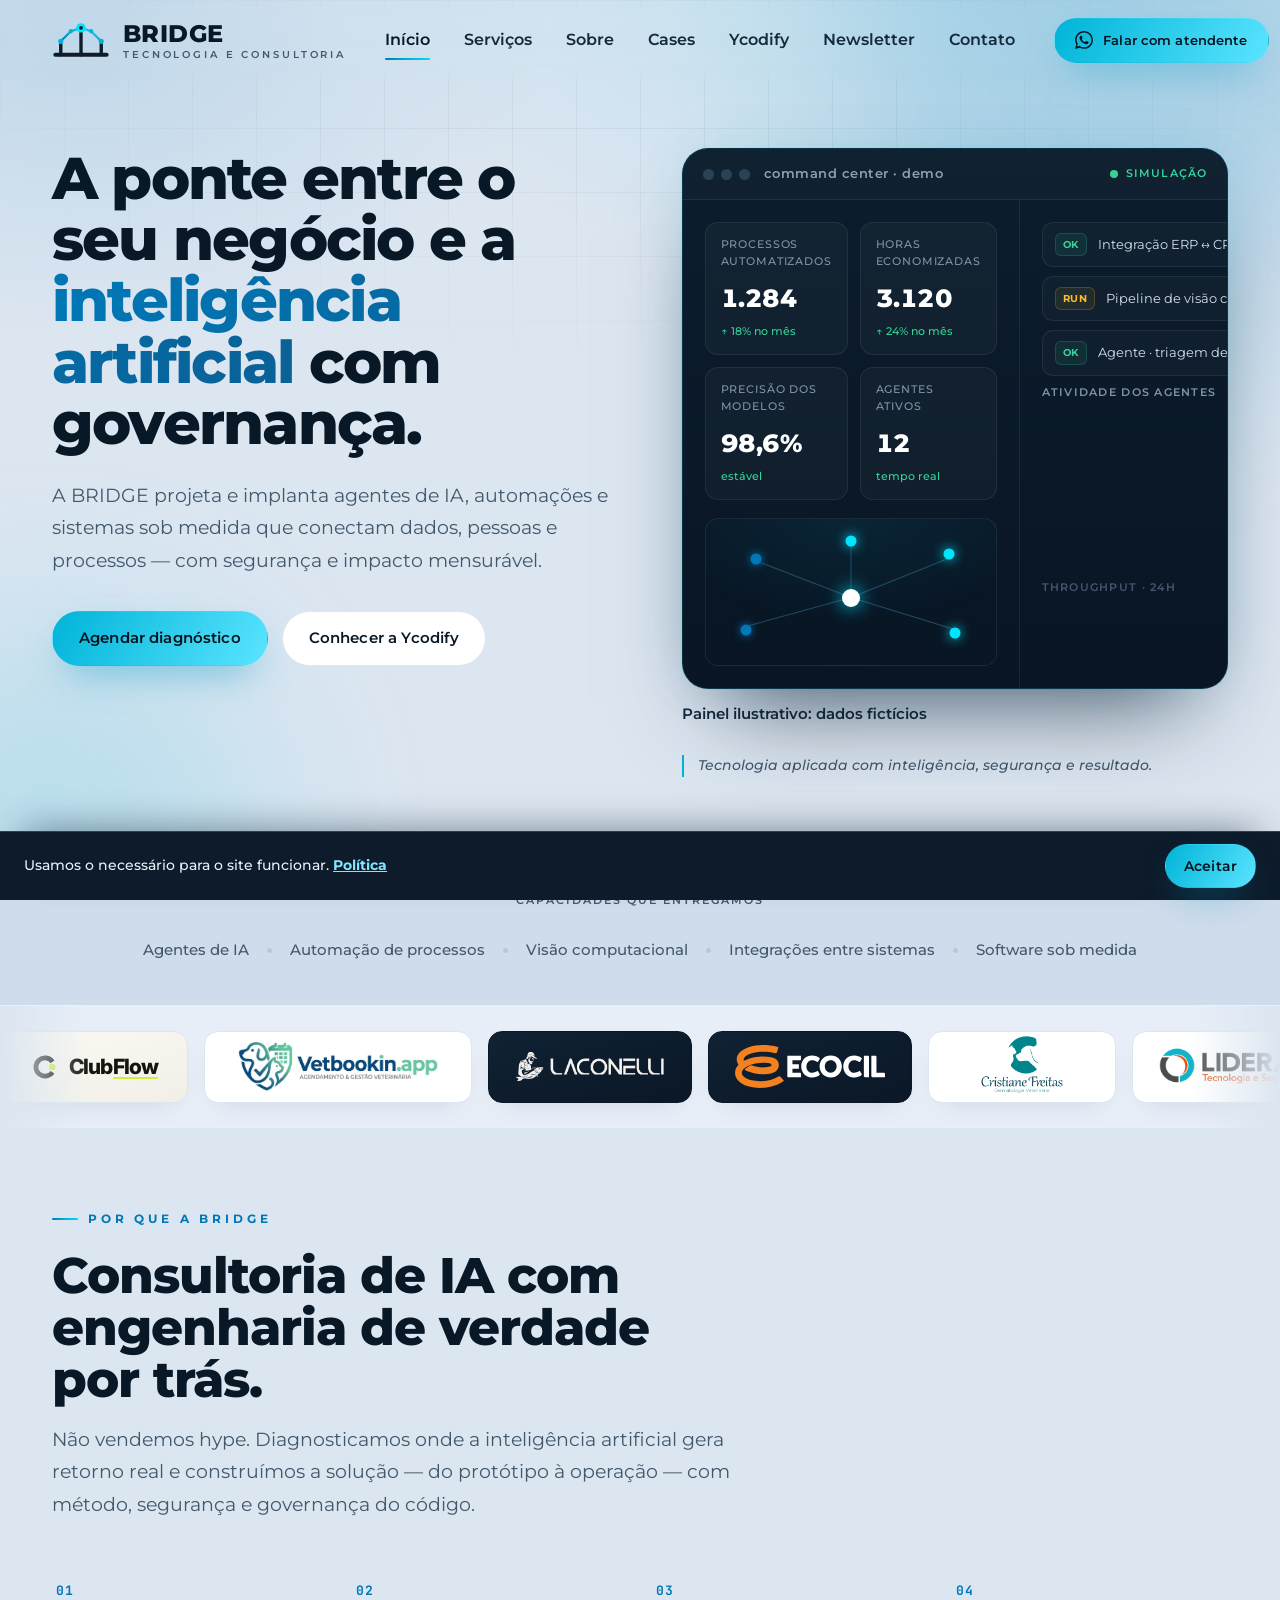
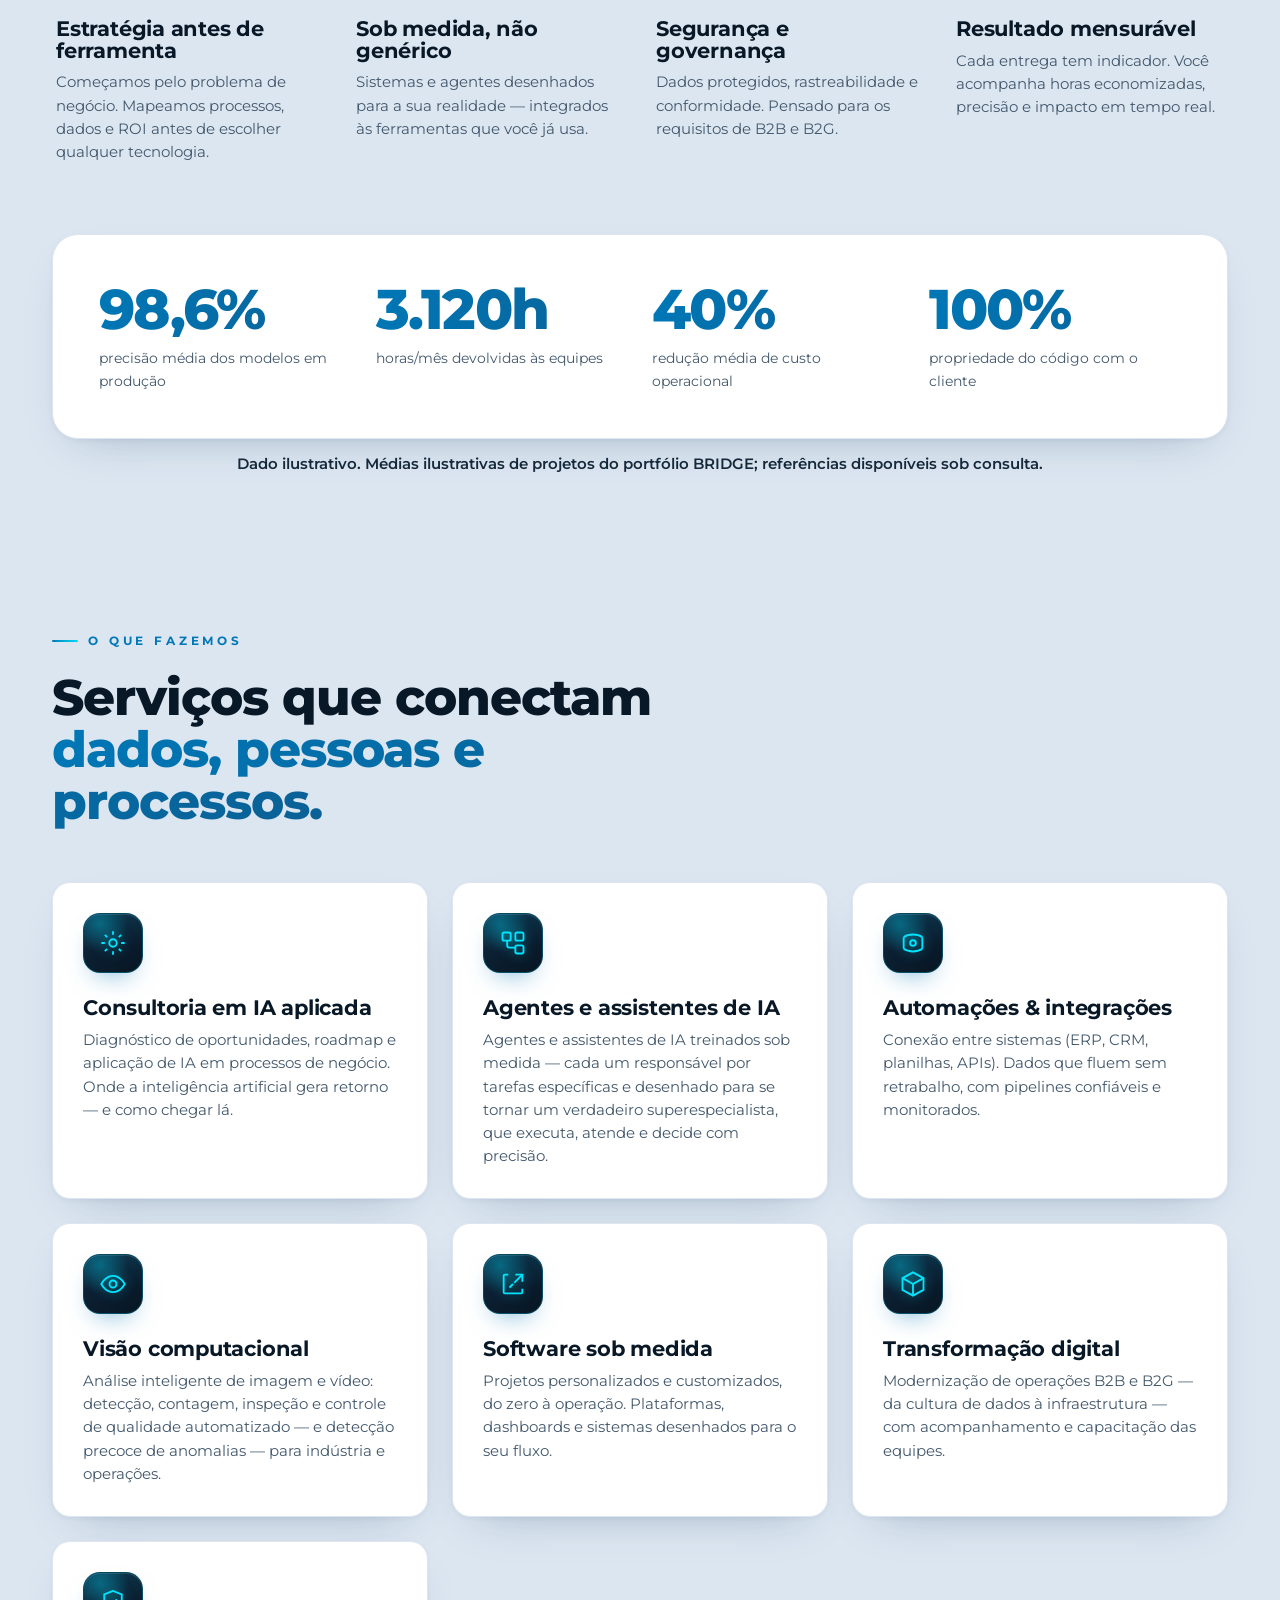
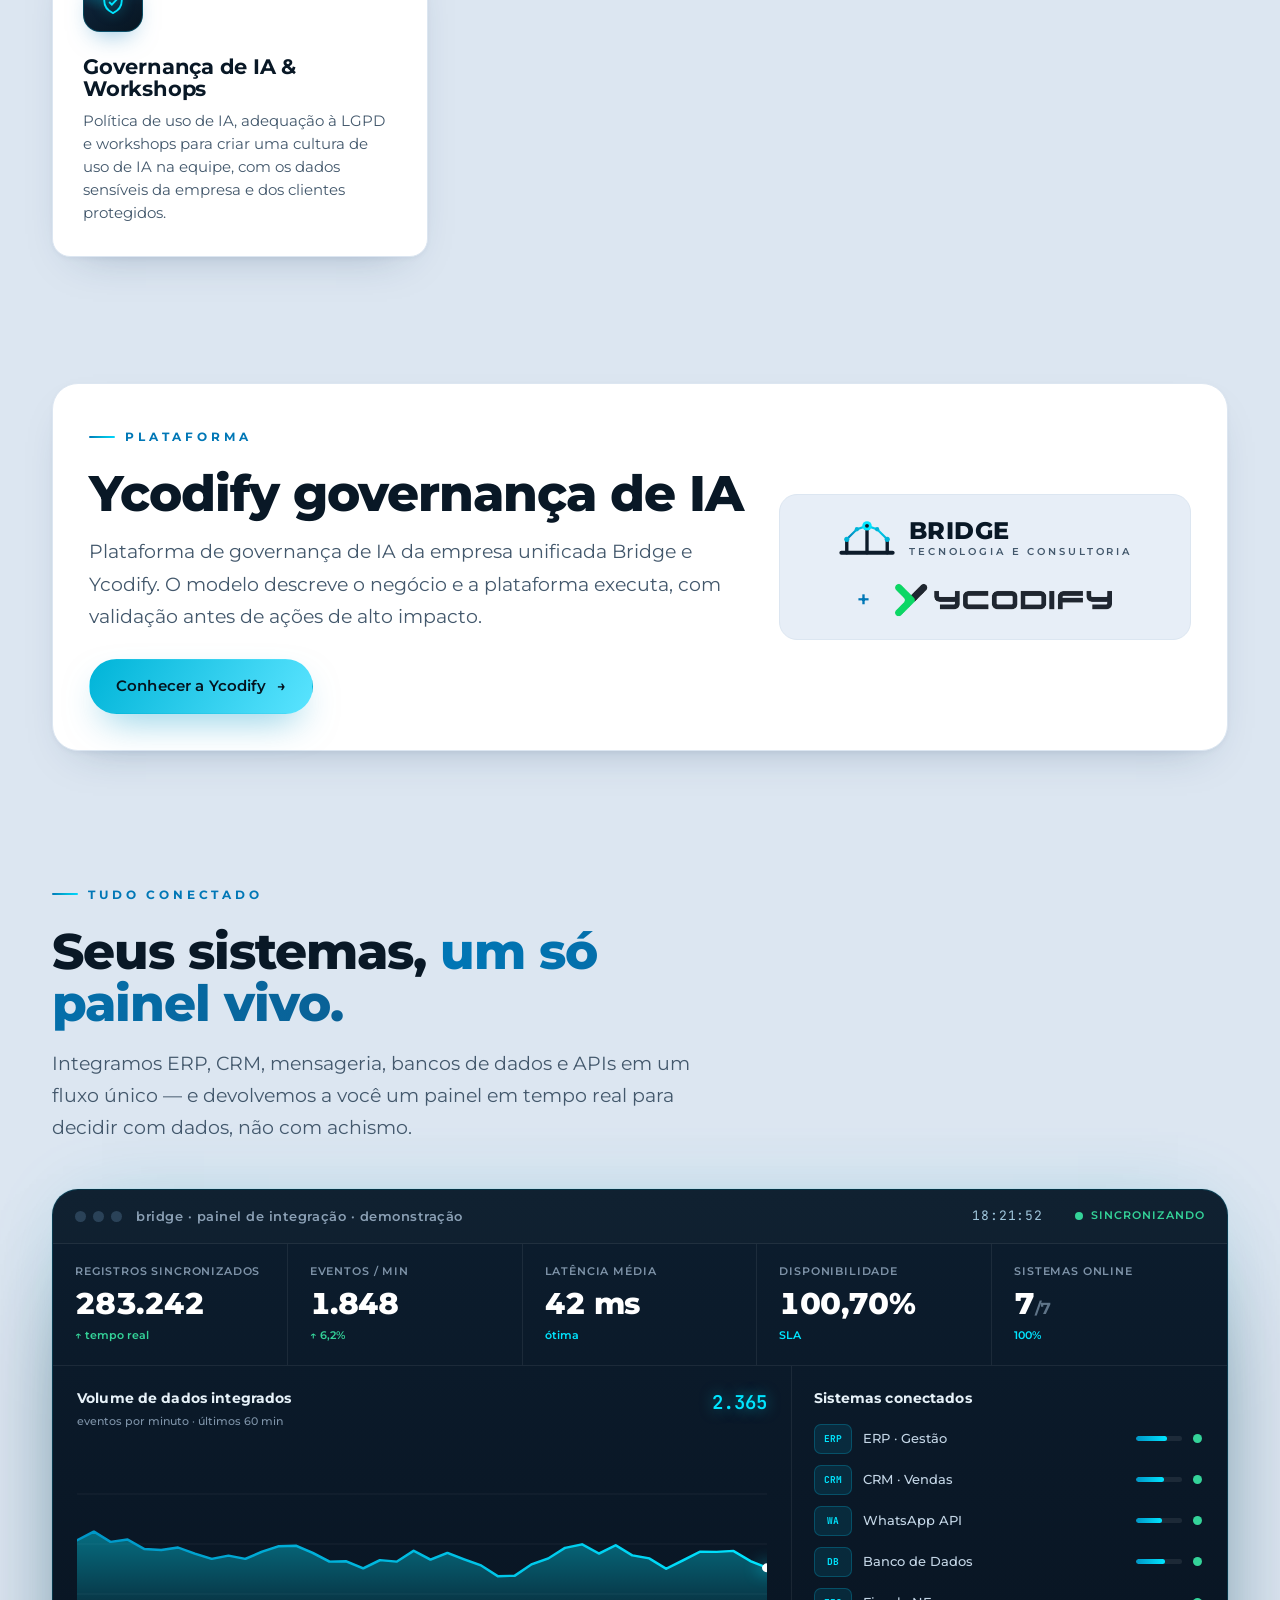
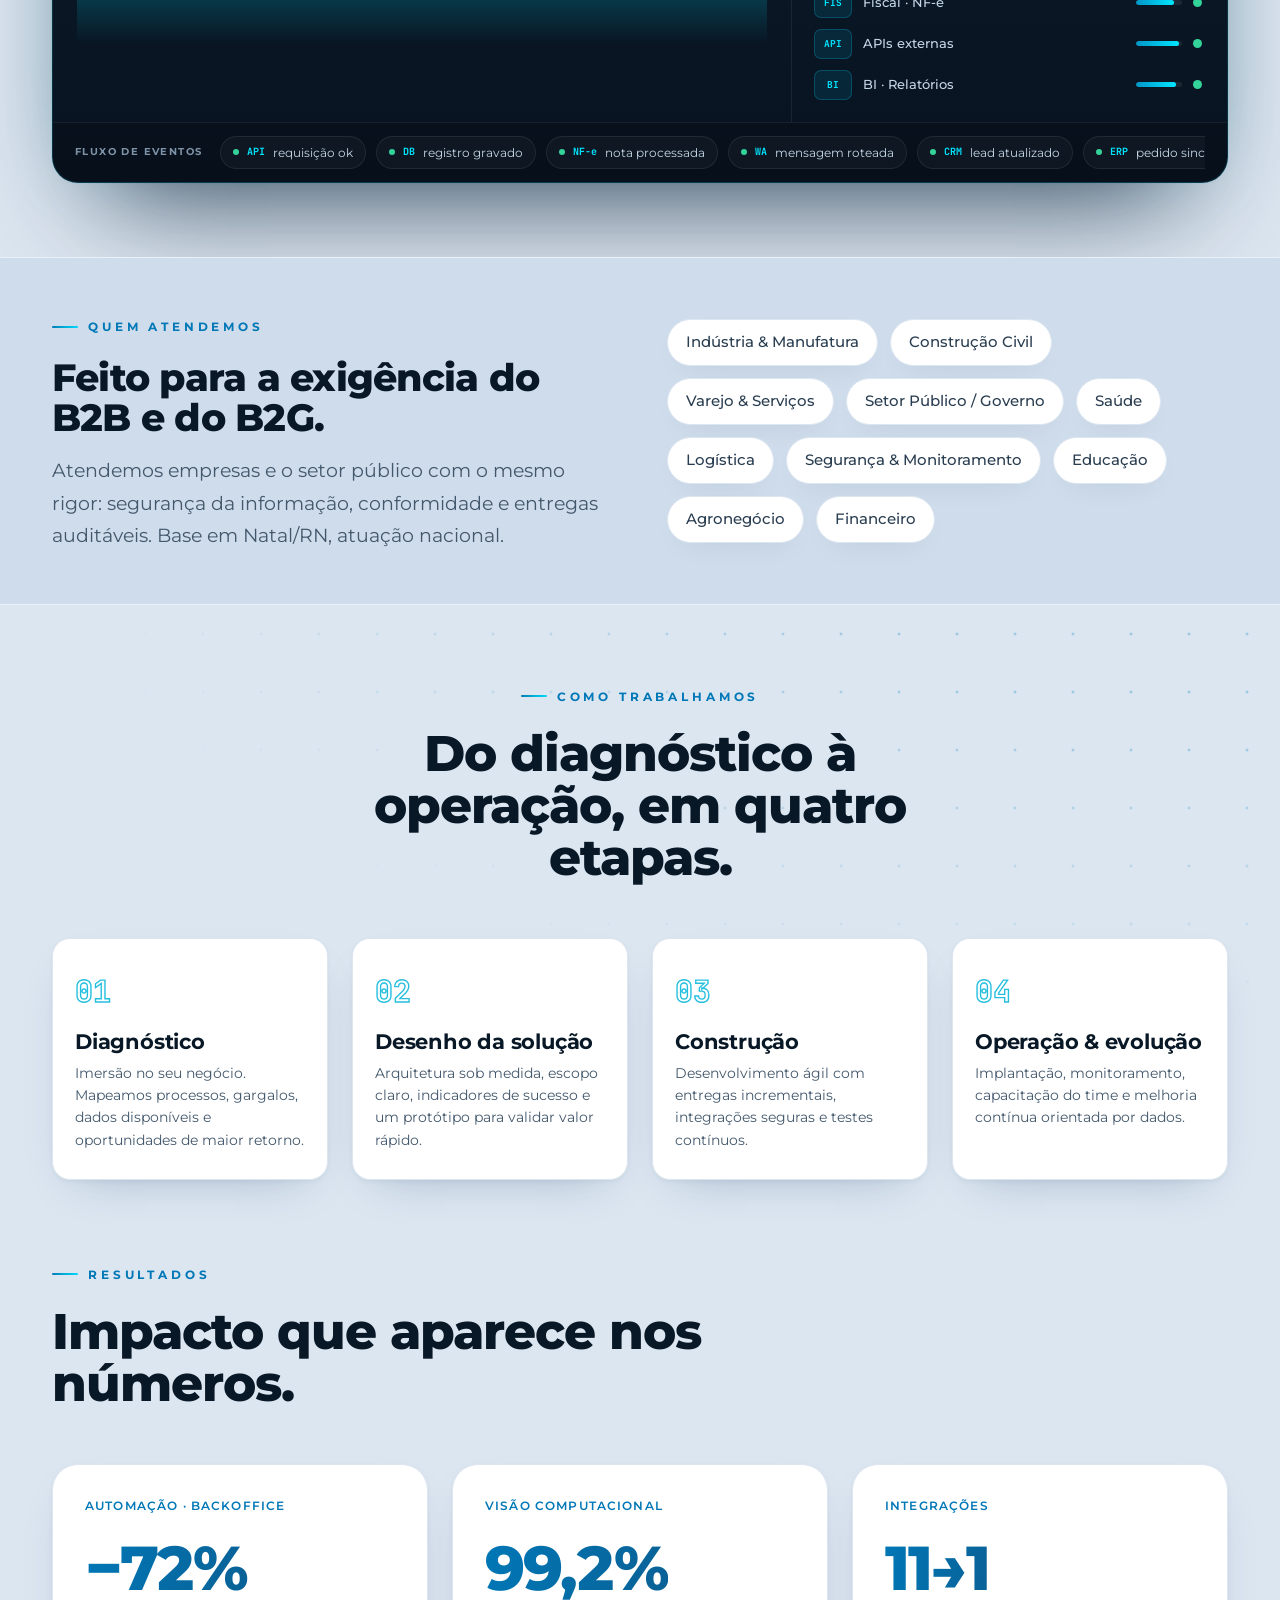
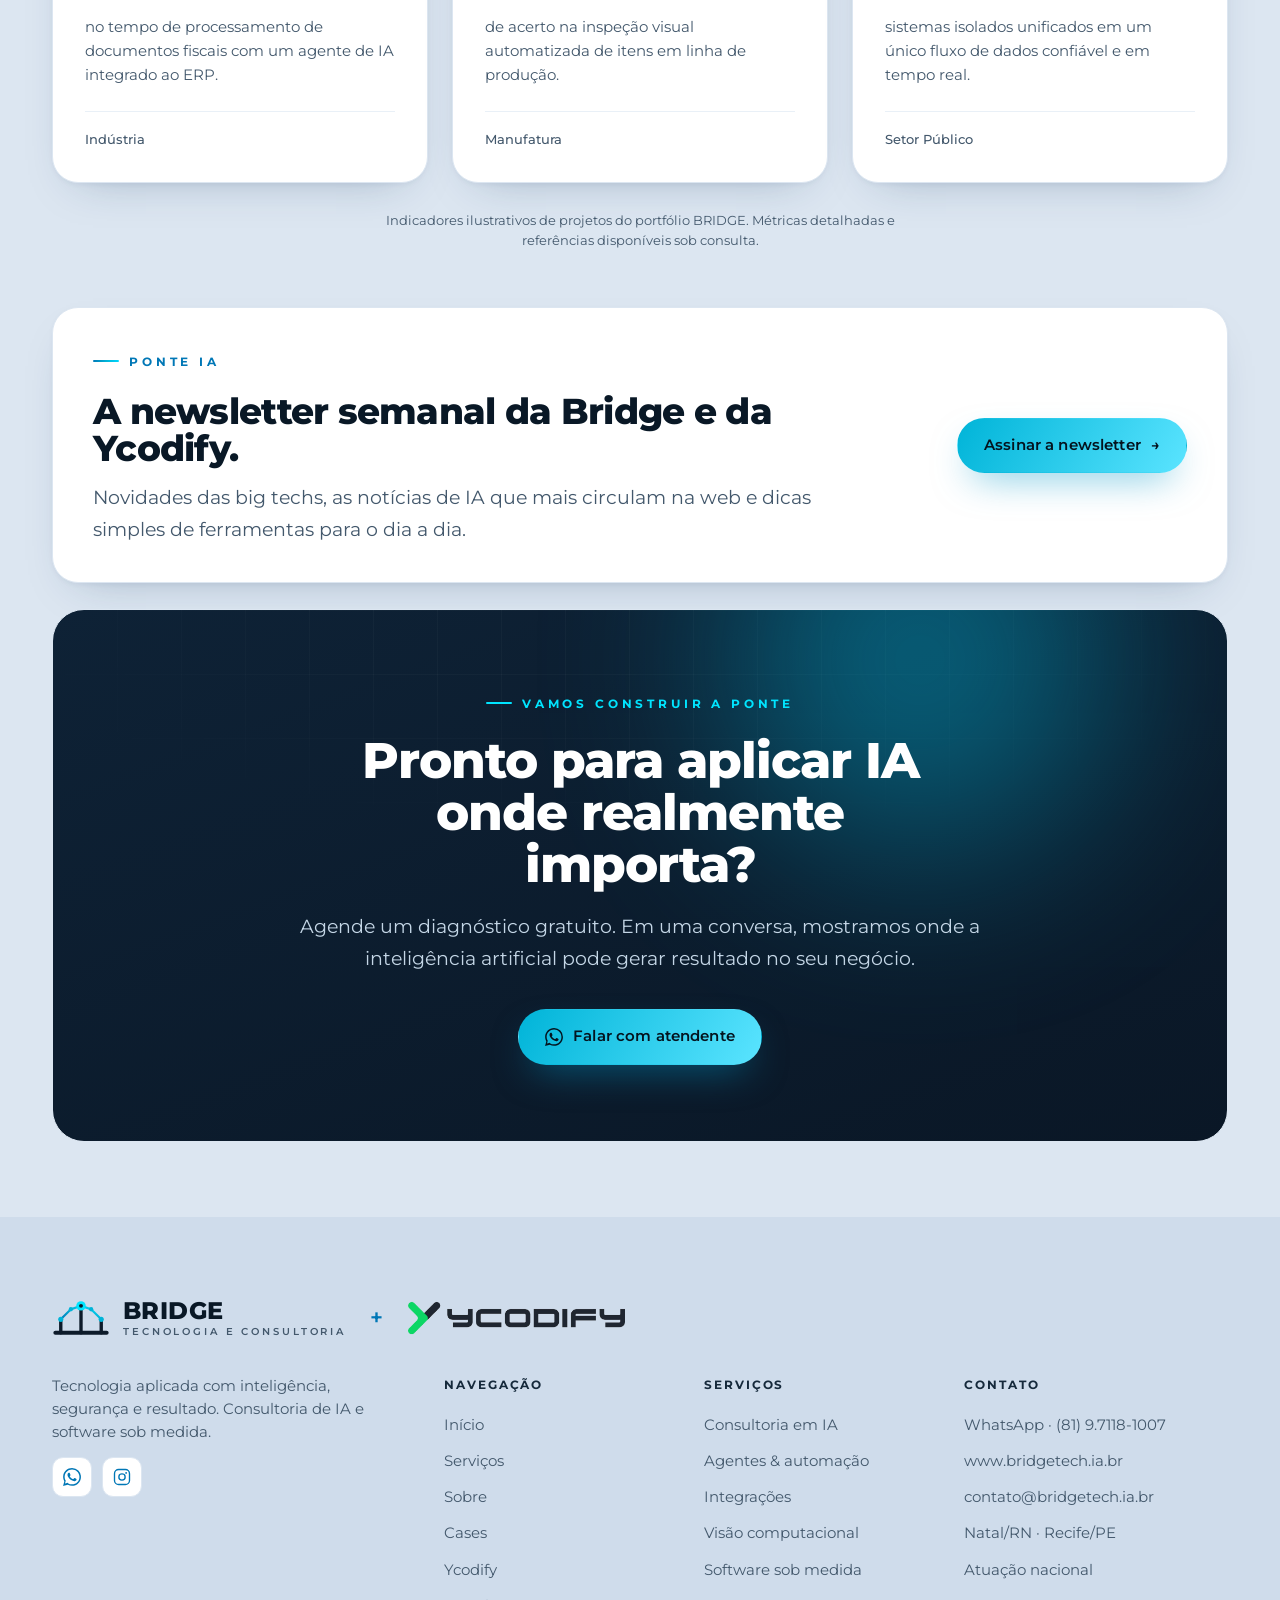
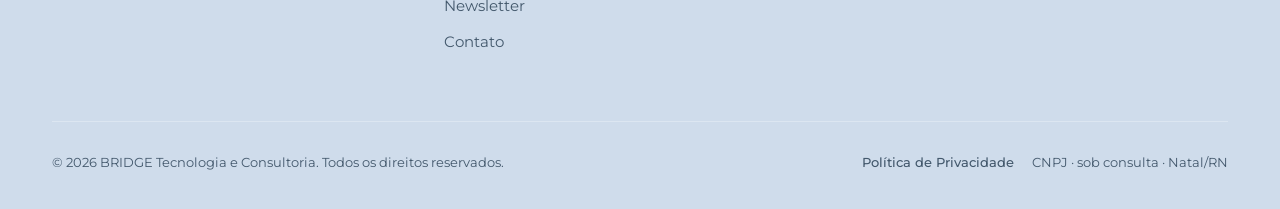
<file: index.html>
<!DOCTYPE html>
<html lang="pt-BR">
<head>
<meta charset="UTF-8">
<meta name="viewport" content="width=device-width, initial-scale=1.0">
<title>BRIDGE Tecnologia e Consultoria | IA Aplicada, Automação e Software Sob Medida</title>
<meta name="description" content="Consultoria de IA aplicada e software sob medida: agentes de IA, automação, integrações, visão computacional, governança de IA e transformação digital para empresas e governo. Natal/RN, atuação nacional.">
<meta name="keywords" content="consultoria de IA, inteligência artificial aplicada, agentes de IA, automação de processos, integração de sistemas, visão computacional, software sob medida, governança de IA, workshop de IA para empresas, treinamento de IA corporativo, LGPD e inteligência artificial, transformação digital, B2B, B2G, Natal, Rio Grande do Norte">
<meta name="author" content="BRIDGE Tecnologia e Consultoria">
<meta name="robots" content="index, follow, max-image-preview:large">
<meta name="theme-color" content="#0D1B2A">
<link rel="canonical" href="https://www.bridgetech.ia.br/">
<meta name="geo.region" content="BR-RN">
<meta name="geo.placename" content="Natal, Rio Grande do Norte">
<meta name="geo.position" content="-5.7945;-35.211">
<meta name="ICBM" content="-5.7945, -35.211">
<!-- Open Graph -->
<meta property="og:type" content="website">
<meta property="og:site_name" content="BRIDGE Tecnologia e Consultoria">
<meta property="og:locale" content="pt_BR">
<meta property="og:title" content="BRIDGE Tecnologia e Consultoria | IA Aplicada e Software Sob Medida">
<meta property="og:description" content="Consultoria premium de IA aplicada: agentes de IA, automação, integrações, visão computacional, governança de IA e transformação digital B2B/B2G. Natal/RN, atuação nacional.">
<meta property="og:url" content="https://www.bridgetech.ia.br/">
<meta property="og:image" content="https://www.bridgetech.ia.br/assets/og-image.png">
<meta property="og:image:width" content="1200">
<meta property="og:image:height" content="630">
<meta property="og:image:type" content="image/png">
<meta property="og:image:alt" content="BRIDGE — IA aplicada, automação e software sob medida.">
<!-- Twitter -->
<meta name="twitter:card" content="summary_large_image">
<meta name="twitter:title" content="BRIDGE Tecnologia e Consultoria | IA Aplicada e Software Sob Medida">
<meta name="twitter:description" content="Consultoria premium de IA aplicada, automação, governança de IA e software sob medida. Natal/RN, atuação nacional.">
<meta name="twitter:image" content="https://www.bridgetech.ia.br/assets/og-image.png">
<link rel="preconnect" href="https://fonts.googleapis.com">
<link rel="preconnect" href="https://fonts.gstatic.com" crossorigin>
<link rel="icon" type="image/svg+xml" href="assets/favicon.svg">
<link rel="icon" type="image/png" sizes="512x512" href="assets/favicon.png">
<link rel="apple-touch-icon" href="assets/apple-touch-icon.png">
<link rel="stylesheet" href="assets/bridge.css">
<link href="https://fonts.googleapis.com/css2?family=Inter:wght@600;700;800&display=swap" rel="stylesheet">
<script type="application/ld+json">
{
  "@context": "https://schema.org",
  "@graph": [
    {
      "@type": "ProfessionalService",
      "@id": "https://www.bridgetech.ia.br/#organization",
      "name": "BRIDGE Tecnologia e Consultoria",
      "description": "Consultoria premium de IA aplicada e software sob medida: agentes de IA, automação de processos, integrações entre sistemas, visão computacional, governança de IA e transformação digital B2B e B2G.",
      "url": "https://www.bridgetech.ia.br/",
      "logo": "https://www.bridgetech.ia.br/assets/favicon.png",
      "image": "https://www.bridgetech.ia.br/assets/og-image.png",
      "foundingLocation": { "@type": "Place", "name": "Natal, Rio Grande do Norte, Brasil" },
      "telephone": "+5581971181007",
      "email": "contato@bridgetech.ia.br",
      "slogan": "Tecnologia aplicada com inteligência, segurança e resultado.",
      "areaServed": { "@type": "Country", "name": "Brasil" },
      "knowsAbout": [
        "Inteligência artificial aplicada",
        "Agentes de IA",
        "Assistentes de IA",
        "Automação de processos",
        "Integração de sistemas",
        "Visão computacional",
        "Software sob medida",
        "Transformação digital",
        "Consultoria em IA",
        "Governança de IA",
        "Conformidade com a LGPD"
      ],
      "contactPoint": {
        "@type": "ContactPoint",
        "contactType": "vendas",
        "telephone": "+5581971181007",
        "email": "contato@bridgetech.ia.br",
        "areaServed": "BR",
        "availableLanguage": ["Portuguese"]
      },
      "address": [
        {
          "@type": "PostalAddress",
          "streetAddress": "Av. Senador Salgado Filho, 3000, Instituto Metrópole Digital (IMD/UFRN), Sala B429, Campus Universitário, Lagoa Nova",
          "addressLocality": "Natal",
          "addressRegion": "RN",
          "postalCode": "59078-970",
          "addressCountry": "BR"
        },
        {
          "@type": "PostalAddress",
          "addressLocality": "Recife",
          "addressRegion": "PE",
          "addressCountry": "BR"
        }
      ],
      "sameAs": [
        "https://www.instagram.com/bridgetech.ia/",
        "https://wa.me/5581971181007",
        "https://www.bridgetech.ia.br/"
      ]
    },
    {
      "@type": "WebSite",
      "@id": "https://www.bridgetech.ia.br/#website",
      "url": "https://www.bridgetech.ia.br/",
      "name": "BRIDGE Tecnologia e Consultoria",
      "inLanguage": "pt-BR",
      "publisher": { "@id": "https://www.bridgetech.ia.br/#organization" }
    },
    {
      "@type": "OfferCatalog",
      "name": "Serviços BRIDGE",
      "itemListElement": [
        { "@type": "Service", "name": "Consultoria em IA aplicada" },
        { "@type": "Service", "name": "Agentes e assistentes de IA" },
        { "@type": "Service", "name": "Automações e integrações entre sistemas" },
        { "@type": "Service", "name": "Visão computacional" },
        { "@type": "Service", "name": "Software sob medida" },
        { "@type": "Service", "name": "Transformação digital B2B/B2G" },
        { "@type": "Service", "name": "Governança de IA e workshops de capacitação" }
      ]
    }
  ]
}
</script>
</head>
<body>
<a class="skip-link" href="#conteudo">Pular para o conteúdo</a>


<!-- ===================== NAV ===================== -->
<nav class="nav">
  <div class="nav-inner">
    <a href="index.html" class="brand" aria-label="BRIDGE — início">
      <svg viewBox="7 33 86 54"><defs><linearGradient id="nbg" x1="0" y1="1" x2="1" y2="0"><stop offset="0%" stop-color="#0077B6"/><stop offset="52%" stop-color="#00B4D8"/><stop offset="100%" stop-color="#00E5FF"/></linearGradient></defs><line x1="12" y1="82" x2="88" y2="82" stroke="#0D1B2A" stroke-width="6" stroke-linecap="round"/><g stroke="#0D1B2A" stroke-width="5" stroke-linecap="round"><line x1="20" y1="62" x2="20" y2="82"/><line x1="80" y1="62" x2="80" y2="82"/><line x1="50" y1="42" x2="50" y2="82"/></g><path d="M20 62 L 35 47 L 50 42 L 65 47 L 80 62" fill="none" stroke="url(#nbg)" stroke-width="3.2" stroke-linecap="round" stroke-linejoin="round"/><g fill="#00B4D8"><circle cx="20" cy="62" r="3.8"/><circle cx="35" cy="47" r="3.2"/><circle cx="65" cy="47" r="3.2"/><circle cx="80" cy="62" r="3.8"/></g><circle cx="50" cy="42" r="7" fill="#00E5FF"/><circle cx="50" cy="42" r="2.9" fill="#0D1B2A"/></svg>
      <span class="bt"><span class="bn">BRIDGE</span><span class="bs">Tecnologia e Consultoria</span></span>
    </a>
    <div class="nav-links">
      <a href="index.html" class="active">Início</a>
      <a href="servicos.html">Serviços</a>
      <a href="sobre.html">Sobre</a>
      <a href="cases.html">Cases</a>
      <a href="forger.html">Ycodify</a>
      <a href="newsletter.html">Newsletter</a>
      <a href="contato.html">Contato</a>
    </div>
    <div class="nav-cta">
      <a href="https://wa.me/5581971181007" target="_blank" rel="noopener" class="btn btn-whatsapp btn-sm"><span class="ic"><svg viewBox="0 0 24 24" fill="currentColor"><path d="M.057 24l1.687-6.163a11.867 11.867 0 0 1-1.587-5.946C.16 5.335 5.495 0 12.05 0a11.817 11.817 0 0 1 8.413 3.488 11.824 11.824 0 0 1 3.48 8.414c-.003 6.557-5.338 11.892-11.893 11.892a11.9 11.9 0 0 1-5.688-1.448L.057 24zm6.597-3.807c1.676.995 3.276 1.591 5.392 1.592 5.448 0 9.886-4.434 9.889-9.885.002-5.462-4.415-9.89-9.881-9.892-5.452 0-9.887 4.434-9.889 9.884a9.86 9.86 0 0 0 1.51 5.26l-.999 3.648 3.978-1.06zm11.387-5.464c-.074-.124-.272-.198-.57-.347-.297-.149-1.758-.868-2.031-.967-.272-.099-.47-.149-.669.149-.198.297-.768.967-.941 1.165-.173.198-.347.223-.644.074-.297-.149-1.255-.462-2.39-1.475-.883-.788-1.48-1.761-1.653-2.059-.173-.297-.018-.458.13-.606.134-.133.297-.347.446-.521.151-.172.2-.296.3-.495.099-.198.05-.372-.025-.521-.075-.148-.669-1.611-.916-2.206-.242-.579-.487-.501-.669-.51l-.57-.01c-.198 0-.52.074-.792.372s-1.04 1.016-1.04 2.479 1.065 2.876 1.213 3.074c.149.198 2.096 3.2 5.077 4.487.709.306 1.263.489 1.694.626.712.226 1.36.194 1.872.118.571-.085 1.758-.719 2.006-1.413.248-.695.248-1.29.173-1.414z"/></svg></span>Falar com atendente</a>
      <button class="nav-toggle" aria-label="Menu"><span></span><span></span><span></span></button>
    </div>
  </div>
</nav>
<div class="mobile-menu">
  <a href="index.html">Início</a>
  <a href="servicos.html">Serviços</a>
  <a href="sobre.html">Sobre</a>
  <a href="cases.html">Cases</a>
  <a href="forger.html">Ycodify</a>
  <a href="newsletter.html">Newsletter</a>
  <a href="contato.html">Contato</a>
  <a href="https://wa.me/5581971181007" target="_blank" rel="noopener" class="btn btn-whatsapp" style="margin-top:24px;font-size:16px"><span class="ic"><svg viewBox="0 0 24 24" fill="currentColor"><path d="M.057 24l1.687-6.163a11.867 11.867 0 0 1-1.587-5.946C.16 5.335 5.495 0 12.05 0a11.817 11.817 0 0 1 8.413 3.488 11.824 11.824 0 0 1 3.48 8.414c-.003 6.557-5.338 11.892-11.893 11.892a11.9 11.9 0 0 1-5.688-1.448L.057 24zm6.597-3.807c1.676.995 3.276 1.591 5.392 1.592 5.448 0 9.886-4.434 9.889-9.885.002-5.462-4.415-9.89-9.881-9.892-5.452 0-9.887 4.434-9.889 9.884a9.86 9.86 0 0 0 1.51 5.26l-.999 3.648 3.978-1.06zm11.387-5.464c-.074-.124-.272-.198-.57-.347-.297-.149-1.758-.868-2.031-.967-.272-.099-.47-.149-.669.149-.198.297-.768.967-.941 1.165-.173.198-.347.223-.644.074-.297-.149-1.255-.462-2.39-1.475-.883-.788-1.48-1.761-1.653-2.059-.173-.297-.018-.458.13-.606.134-.133.297-.347.446-.521.151-.172.2-.296.3-.495.099-.198.05-.372-.025-.521-.075-.148-.669-1.611-.916-2.206-.242-.579-.487-.501-.669-.51l-.57-.01c-.198 0-.52.074-.792.372s-1.04 1.016-1.04 2.479 1.065 2.876 1.213 3.074c.149.198 2.096 3.2 5.077 4.487.709.306 1.263.489 1.694.626.712.226 1.36.194 1.872.118.571-.085 1.758-.719 2.006-1.413.248-.695.248-1.29.173-1.414z"/></svg></span>Falar com atendente</a>
</div>

<main id="conteudo">
<!-- ===================== HERO ===================== -->
<section class="hero section" aria-label="Apresentação" style="padding-top:148px;padding-bottom:72px;position:relative;overflow:hidden">
  <div class="bg-grid"></div>
  <div class="glow-orb" style="width:560px;height:560px;background:#0077B6;top:-180px;right:-120px;opacity:.16"></div>
  <div class="glow-orb" style="width:420px;height:420px;background:#00B4D8;bottom:-200px;left:-160px;opacity:.16"></div>
  <div class="wrap" style="position:relative;z-index:2">
    <div class="hero-grid">
      <div class="hero-copy">
        <h1 class="h-display reveal">A ponte entre o seu negócio e a <span class="text-grad">inteligência artificial</span> com governança.</h1>
        <p class="lead reveal d2" style="margin-top:26px">A BRIDGE projeta e implanta agentes de IA, automações e sistemas sob medida que conectam dados, pessoas e processos — com segurança e impacto mensurável.</p>
        <div class="hero-actions reveal d3">
          <a href="https://wa.me/5581971181007?text=Quero%20um%20diagn%C3%B3stico" target="_blank" rel="noopener" class="btn btn-primary">Agendar diagnóstico</a>
          <a href="forger.html" class="btn btn-ghost">Conhecer a Ycodify</a>
        </div>
      </div>

      <!-- COMMAND CENTER -->
      <div class="hero-cc reveal d2">
        <div class="cc" id="command-center">
          <div class="cc-bar">
            <div class="cc-dots"><i></i><i></i><i></i></div>
            <div class="cc-title">command center · demo</div>
            <div class="cc-live"><span class="pin"></span> simulação</div>
          </div>
          <div class="cc-body">
            <div class="cc-left">
              <div class="cc-kpis">
                <div class="cc-kpi">
                  <div class="k-lbl">Processos automatizados</div>
                  <div class="k-val" data-live="1284" data-dec="0">1.284</div>
                  <div class="k-trend">↑ 18% no mês</div>
                </div>
                <div class="cc-kpi">
                  <div class="k-lbl">Horas economizadas</div>
                  <div class="k-val" data-live="3120" data-dec="0">3.120</div>
                  <div class="k-trend">↑ 24% no mês</div>
                </div>
                <div class="cc-kpi">
                  <div class="k-lbl">Precisão dos modelos</div>
                  <div class="k-val" data-live="98.6" data-dec="1" data-suffix="%">98,6%</div>
                  <div class="k-trend">estável</div>
                </div>
                <div class="cc-kpi">
                  <div class="k-lbl">Agentes ativos</div>
                  <div class="k-val" data-live="12" data-dec="0">12</div>
                  <div class="k-trend">tempo real</div>
                </div>
              </div>
              <div class="cc-net" aria-hidden="true">
                <span class="ring" style="left:50%;top:54%"></span>
                <svg viewBox="0 0 320 148" style="position:absolute;inset:0;width:100%;height:100%">
                  <g stroke="#1f4a66" stroke-width="1.2" fill="none">
                    <line x1="160" y1="80" x2="56" y2="40"/>
                    <line x1="160" y1="80" x2="270" y2="36"/>
                    <line x1="160" y1="80" x2="44" y2="112"/>
                    <line x1="160" y1="80" x2="276" y2="116"/>
                    <line x1="160" y1="80" x2="160" y2="22"/>
                  </g>
                  <circle class="cc-pulse" r="2.6" style="offset-path:path('M160 80 L56 40');animation:flow 2.4s linear infinite"/>
                  <circle class="cc-pulse" r="2.6" style="offset-path:path('M160 80 L270 36');animation:flow 2.4s linear infinite"/>
                  <circle class="cc-pulse" r="2.6" style="offset-path:path('M160 80 L44 112');animation:flow 2.4s linear infinite"/>
                  <circle class="cc-pulse" r="2.6" style="offset-path:path('M160 80 L276 116');animation:flow 2.4s linear infinite"/>
                  <circle class="cc-pulse" r="2.6" style="offset-path:path('M160 80 L160 22');animation:flow 2.4s linear infinite"/>
                </svg>
                <span class="node soft" style="left:17.5%;top:27%"></span>
                <span class="node" style="left:84%;top:24%"></span>
                <span class="node soft" style="left:14%;top:76%"></span>
                <span class="node" style="left:86%;top:78%"></span>
                <span class="node" style="left:50%;top:15%"></span>
                <span class="node core" style="left:50%;top:54%"></span>
              </div>
            </div>
            <div class="cc-right">
              <div class="cc-feed">
                <span class="lbl">Atividade dos agentes</span>
              </div>
              <div>
                <span class="lbl" style="font-size:10.5px;font-weight:600;letter-spacing:.12em;text-transform:uppercase;color:var(--muted-dim)">Throughput · 24h</span>
                <div class="cc-spark">
                  <i style="animation-delay:0s"></i><i style="animation-delay:.2s"></i><i style="animation-delay:.4s"></i><i style="animation-delay:.6s"></i><i style="animation-delay:.8s"></i><i style="animation-delay:1s"></i><i style="animation-delay:1.2s"></i><i style="animation-delay:1.4s"></i><i style="animation-delay:1.6s"></i><i style="animation-delay:1.8s"></i><i style="animation-delay:2s"></i><i style="animation-delay:2.2s"></i>
                </div>
              </div>
            </div>
          </div>
        </div>
        <p class="illus-caption">Painel ilustrativo: dados fictícios</p>
        <div class="hero-trust reveal d4">
          <span>Tecnologia aplicada com inteligência, segurança e resultado.</span>
        </div>
      </div>
    </div>
  </div>
</section>

<!-- ===================== LOGOS / TRUST STRIP ===================== -->
<section class="tight" style="padding:42px 0;border-top:1px solid var(--line-soft);border-bottom:1px solid var(--line-soft);background:var(--band)">
  <div class="wrap">
    <div class="trust-strip reveal">
      <span class="trust-label">Capacidades que entregamos</span>
      <div class="trust-items">
        <span>Agentes de IA</span><i></i>
        <span>Automação de processos</span><i></i>
        <span>Visão computacional</span><i></i>
        <span>Integrações entre sistemas</span><i></i>
        <span>Software sob medida</span>
      </div>
    </div>
  </div>
</section>

<!-- ===================== ESTEIRA DE LOGOS ===================== -->
<section class="logo-marquee" aria-label="Projetos e clientes">
  <div class="lm-track">
    <!-- set A -->
    <div class="lm-chip cf"><span class="cf-lock"><svg viewBox="0 0 240 240" width="30" height="30" aria-hidden="true"><path d="M 195.35,67.2 A 92,92 0 1,0 195.35,172.8 L 164.23,151.0 A 54,54 0 1,1 164.23,89.0 Z" fill="#14150f"/><circle cx="178" cy="120" r="26" fill="#cdf03a"/></svg><span class="cf-word"><span>Club</span><span class="cf-flow">Flow<span class="ub"></span></span></span></span></div>
    <div class="lm-chip light"><img src="assets/logos/vetbooking.png" alt="Vetbookin.app"></div>
    <div class="lm-chip dark"><img src="assets/logos/laconelli.png" alt="Laconelli"></div>
    <div class="lm-chip dark"><img src="assets/logos/ecocil.svg" alt="Ecocil"></div>
    <div class="lm-chip light"><img src="assets/logos/cristiane-freitas.png" alt="Cristiane Freitas"></div>
    <div class="lm-chip light"><img src="assets/logos/lideranca-tecnologia.png" alt="Liderança Tecnologia e Segurança"></div>
    <div class="lm-chip light"><img src="assets/logos/aeroclube-rn.png" alt="Aeroclube do RN"></div>
    <div class="lm-chip dark"><img src="assets/logos/concept.png" alt="Concept Natal"></div>
    <!-- set B (duplicate for seamless loop) -->
    <div class="lm-chip cf" aria-hidden="true"><span class="cf-lock"><svg viewBox="0 0 240 240" width="30" height="30"><path d="M 195.35,67.2 A 92,92 0 1,0 195.35,172.8 L 164.23,151.0 A 54,54 0 1,1 164.23,89.0 Z" fill="#14150f"/><circle cx="178" cy="120" r="26" fill="#cdf03a"/></svg><span class="cf-word"><span>Club</span><span class="cf-flow">Flow<span class="ub"></span></span></span></span></div>
    <div class="lm-chip light" aria-hidden="true"><img src="assets/logos/vetbooking.png" alt=""></div>
    <div class="lm-chip dark" aria-hidden="true"><img src="assets/logos/laconelli.png" alt=""></div>
    <div class="lm-chip dark" aria-hidden="true"><img src="assets/logos/ecocil.svg" alt=""></div>
    <div class="lm-chip light" aria-hidden="true"><img src="assets/logos/cristiane-freitas.png" alt=""></div>
    <div class="lm-chip light" aria-hidden="true"><img src="assets/logos/lideranca-tecnologia.png" alt=""></div>
    <div class="lm-chip light" aria-hidden="true"><img src="assets/logos/aeroclube-rn.png" alt=""></div>
    <div class="lm-chip dark" aria-hidden="true"><img src="assets/logos/concept.png" alt=""></div>
  </div>
</section>

<!-- ===================== DIFERENCIAIS ===================== -->
<section class="section" id="diferenciais">
  <div class="wrap">
    <div class="section-head reveal">
      <div class="eyebrow">Por que a Bridge</div>
      <h2 class="h-section">Consultoria de IA com engenharia de verdade por trás.</h2>
      <p class="lead">Não vendemos hype. Diagnosticamos onde a inteligência artificial gera retorno real e construímos a solução — do protótipo à operação — com método, segurança e governança do código.</p>
    </div>
    <div class="grid g-4" style="margin-top:54px">
      <div class="diff reveal">
        <div class="diff-num">01</div>
        <h3 class="h-card">Estratégia antes de ferramenta</h3>
        <p>Começamos pelo problema de negócio. Mapeamos processos, dados e ROI antes de escolher qualquer tecnologia.</p>
      </div>
      <div class="diff reveal d1">
        <div class="diff-num">02</div>
        <h3 class="h-card">Sob medida, não genérico</h3>
        <p>Sistemas e agentes desenhados para a sua realidade — integrados às ferramentas que você já usa.</p>
      </div>
      <div class="diff reveal d2">
        <div class="diff-num">03</div>
        <h3 class="h-card">Segurança e governança</h3>
        <p>Dados protegidos, rastreabilidade e conformidade. Pensado para os requisitos de B2B e B2G.</p>
      </div>
      <div class="diff reveal d3">
        <div class="diff-num">04</div>
        <h3 class="h-card">Resultado mensurável</h3>
        <p>Cada entrega tem indicador. Você acompanha horas economizadas, precisão e impacto em tempo real.</p>
      </div>
    </div>

    <div class="stats-band reveal" style="margin-top:64px">
      <div class="stat"><div class="num" data-count="98.6" data-dec="1" data-suffix="%">0</div><div class="lbl">precisão média dos modelos em produção</div></div>
      <div class="stat"><div class="num" data-count="3120" data-suffix="h">0</div><div class="lbl">horas/mês devolvidas às equipes</div></div>
      <div class="stat"><div class="num" data-count="40" data-suffix="%">0</div><div class="lbl">redução média de custo operacional</div></div>
      <div class="stat"><div class="num" data-count="100" data-suffix="%">0</div><div class="lbl">propriedade do código com o cliente</div></div>
    </div>
    <p class="illus-caption reveal" style="text-align:center">Dado ilustrativo. Médias ilustrativas de projetos do portfólio BRIDGE; referências disponíveis sob consulta.</p>
  </div>
</section>

<hr class="divider">

<!-- ===================== SERVIÇOS ===================== -->
<section class="section" id="servicos">
  <div class="wrap">
    <div class="section-head reveal">
      <div class="eyebrow">O que fazemos</div>
      <h2 class="h-section">Serviços que conectam <span class="text-grad">dados, pessoas e processos.</span></h2>
    </div>
    <div class="grid g-3" style="margin-top:54px">
      <article class="card reveal">
        <div class="ic"><svg viewBox="0 0 24 24" fill="none" stroke="currentColor" stroke-width="1.6"><circle cx="12" cy="12" r="3.2"/><path d="M12 2v3M12 19v3M2 12h3M19 12h3M5 5l2 2M17 17l2 2M19 5l-2 2M7 17l-2 2"/></svg></div>
        <h3 class="h-card">Consultoria em IA aplicada</h3>
        <p>Diagnóstico de oportunidades, roadmap e aplicação de IA em processos de negócio. Onde a inteligência artificial gera retorno — e como chegar lá.</p>
      </article>
      <article class="card reveal d1">
        <div class="ic"><svg viewBox="0 0 24 24" fill="none" stroke="currentColor" stroke-width="1.6"><rect x="3" y="3" width="7" height="7" rx="1.5"/><rect x="14" y="3" width="7" height="7" rx="1.5"/><rect x="14" y="14" width="7" height="7" rx="1.5"/><path d="M7 10v4a2 2 0 0 0 2 2h5"/></svg></div>
        <h3 class="h-card">Agentes e assistentes de IA</h3>
        <p>Agentes e assistentes de IA treinados sob medida — cada um responsável por tarefas específicas e desenhado para se tornar um verdadeiro superespecialista, que executa, atende e decide com precisão.</p>
      </article>
      <article class="card reveal d2">
        <div class="ic"><svg viewBox="0 0 24 24" fill="none" stroke="currentColor" stroke-width="1.6"><path d="M4 7c4-3 12-3 16 0M4 17c4 3 12 3 16 0"/><path d="M4 7v10M20 7v10"/><circle cx="12" cy="12" r="2.4"/></svg></div>
        <h3 class="h-card">Automações &amp; integrações</h3>
        <p>Conexão entre sistemas (ERP, CRM, planilhas, APIs). Dados que fluem sem retrabalho, com pipelines confiáveis e monitorados.</p>
      </article>
      <article class="card reveal">
        <div class="ic"><svg viewBox="0 0 24 24" fill="none" stroke="currentColor" stroke-width="1.6"><path d="M2 12s3.5-7 10-7 10 7 10 7-3.5 7-10 7-10-7-10-7Z"/><circle cx="12" cy="12" r="3"/></svg></div>
        <h3 class="h-card">Visão computacional</h3>
        <p>Análise inteligente de imagem e vídeo: detecção, contagem, inspeção e controle de qualidade automatizado — e detecção precoce de anomalias — para indústria e operações.</p>
      </article>
      <article class="card reveal d1">
        <div class="ic"><svg viewBox="0 0 24 24" fill="none" stroke="currentColor" stroke-width="1.6"><path d="M8 4H5a1 1 0 0 0-1 1v14a1 1 0 0 0 1 1h14a1 1 0 0 0 1-1v-3"/><path d="m9 15 3-3M14 4h6v6"/><path d="m13 11 7-7"/></svg></div>
        <h3 class="h-card">Software sob medida</h3>
        <p>Projetos personalizados e customizados, do zero à operação. Plataformas, dashboards e sistemas desenhados para o seu fluxo.</p>
      </article>
      <article class="card reveal d2">
        <div class="ic"><svg viewBox="0 0 24 24" fill="none" stroke="currentColor" stroke-width="1.6"><path d="M12 2 3 7v10l9 5 9-5V7l-9-5Z"/><path d="M12 22V12M3 7l9 5 9-5"/></svg></div>
        <h3 class="h-card">Transformação digital</h3>
        <p>Modernização de operações B2B e B2G — da cultura de dados à infraestrutura — com acompanhamento e capacitação das equipes.</p>
      </article>
      <article class="card reveal">
        <div class="ic"><svg viewBox="0 0 24 24" fill="none" stroke="currentColor" stroke-width="1.6"><path d="M12 2.5 4.5 5.5V11c0 5.2 3.2 8.6 7.5 10.5 4.3-1.9 7.5-5.3 7.5-10.5V5.5L12 2.5Z"/><path d="m8.7 12 2.3 2.3 4.3-4.6"/></svg></div>
        <h3 class="h-card">Governança de IA &amp; Workshops</h3>
        <p>Política de uso de IA, adequação à LGPD e workshops para criar uma cultura de uso de IA na equipe, com os dados sensíveis da empresa e dos clientes protegidos.</p>
      </article>
    </div>
  </div>
</section>

<!-- ===================== YCODIFY ===================== -->
<section class="section tight" id="ycodify" aria-labelledby="ycodify-home-title">
  <div class="wrap">
    <div class="ycodify-home reveal">
      <div>
        <div class="eyebrow">Plataforma</div>
        <h2 class="h-section" id="ycodify-home-title">Ycodify governança de IA</h2>
        <p class="lead" style="margin-top:16px">Plataforma de governança de IA da empresa unificada Bridge e Ycodify. O modelo descreve o negócio e a plataforma executa, com validação antes de ações de alto impacto.</p>
        <a href="forger.html" class="btn btn-primary" style="margin-top:26px">Conhecer a Ycodify <span class="ar">→</span></a>
      </div>
      <div class="ycodify-brands brand-lockup" aria-label="Bridge e Ycodify">
        <span class="brand" style="pointer-events:none">
          <svg viewBox="7 33 86 54" aria-hidden="true"><defs><linearGradient id="fhbg" x1="0" y1="1" x2="1" y2="0"><stop offset="0%" stop-color="#0077B6"/><stop offset="52%" stop-color="#00B4D8"/><stop offset="100%" stop-color="#00E5FF"/></linearGradient></defs><line x1="12" y1="82" x2="88" y2="82" stroke="#0D1B2A" stroke-width="6" stroke-linecap="round"/><g stroke="#0D1B2A" stroke-width="5" stroke-linecap="round"><line x1="20" y1="62" x2="20" y2="82"/><line x1="80" y1="62" x2="80" y2="82"/><line x1="50" y1="42" x2="50" y2="82"/></g><path d="M20 62 L 35 47 L 50 42 L 65 47 L 80 62" fill="none" stroke="url(#fhbg)" stroke-width="3.2" stroke-linecap="round" stroke-linejoin="round"/><g fill="#00B4D8"><circle cx="20" cy="62" r="3.8"/><circle cx="35" cy="47" r="3.2"/><circle cx="65" cy="47" r="3.2"/><circle cx="80" cy="62" r="3.8"/></g><circle cx="50" cy="42" r="7" fill="#00E5FF"/><circle cx="50" cy="42" r="2.9" fill="#0D1B2A"/></svg>
          <span class="bt"><span class="bn">BRIDGE</span><span class="bs">Tecnologia e Consultoria</span></span>
        </span>
        <span class="lockup-pair"><span class="lockup-sep" aria-hidden="true">+</span>
        <img class="ycodify-logo" src="assets/ycodify-logo.webp" alt="Ycodify" width="219" height="34" decoding="async" loading="lazy"></span>
      </div>
    </div>
  </div>
</section>

<!-- ===================== INTEGRAÇÃO VIVA (DASHBOARD) ===================== -->
<section class="section" id="integracao" aria-label="Painel de integração ao vivo">
  <div class="wrap">
    <div class="section-head reveal" style="margin-bottom:44px">
      <div class="eyebrow">Tudo conectado</div>
      <h2 class="h-section">Seus sistemas, <span class="text-grad">um só painel vivo.</span></h2>
      <p class="lead">Integramos ERP, CRM, mensageria, bancos de dados e APIs em um fluxo único — e devolvemos a você um painel em tempo real para decidir com dados, não com achismo.</p>
    </div>

    <div class="idash reveal d1 on-dark" id="integration-dash">
      <div class="idash-bar">
        <div class="cc-dots"><i></i><i></i><i></i></div>
        <div class="idash-title">bridge · painel de integração · demonstração</div>
        <div class="idash-clock" data-clock>--:--:--</div>
        <div class="cc-live"><span class="pin"></span> sincronizando</div>
      </div>

      <div class="idash-kpis">
        <div class="idash-kpi">
          <div class="ik-lbl">Registros sincronizados</div>
          <div class="ik-val" data-live="284910" data-dec="0">284.910</div>
          <div class="ik-tr up">↑ tempo real</div>
        </div>
        <div class="idash-kpi">
          <div class="ik-lbl">Eventos / min</div>
          <div class="ik-val" data-live="1840" data-dec="0">1.840</div>
          <div class="ik-tr up">↑ 6,2%</div>
        </div>
        <div class="idash-kpi">
          <div class="ik-lbl">Latência média</div>
          <div class="ik-val" data-live="42" data-dec="0" data-suffix=" ms">42 ms</div>
          <div class="ik-tr ok">ótima</div>
        </div>
        <div class="idash-kpi">
          <div class="ik-lbl">Disponibilidade</div>
          <div class="ik-val" data-live="99.98" data-dec="2" data-suffix="%">99,98%</div>
          <div class="ik-tr ok">SLA</div>
        </div>
        <div class="idash-kpi">
          <div class="ik-lbl">Sistemas online</div>
          <div class="ik-val">7<span class="ik-of">/7</span></div>
          <div class="ik-tr ok">100%</div>
        </div>
      </div>

      <div class="idash-main">
        <!-- CHART -->
        <div class="idash-chart">
          <div class="idash-chart-head">
            <div>
              <span class="idash-h">Volume de dados integrados</span>
              <span class="idash-sub">eventos por minuto · últimos 60 min</span>
            </div>
            <span class="idash-cur" data-chartcur>—</span>
          </div>
          <div class="idash-plot">
            <svg viewBox="0 0 600 200" preserveAspectRatio="none" aria-hidden="true">
              <defs>
                <linearGradient id="idashFill" x1="0" y1="0" x2="0" y2="1">
                  <stop offset="0%" stop-color="#00E5FF" stop-opacity="0.42"/>
                  <stop offset="100%" stop-color="#00E5FF" stop-opacity="0"/>
                </linearGradient>
                <linearGradient id="idashLine" x1="0" y1="0" x2="1" y2="0">
                  <stop offset="0%" stop-color="#0096C7"/>
                  <stop offset="100%" stop-color="#00E5FF"/>
                </linearGradient>
              </defs>
              <g stroke="rgba(255,255,255,.06)" stroke-width="1">
                <line x1="0" y1="50" x2="600" y2="50"/>
                <line x1="0" y1="100" x2="600" y2="100"/>
                <line x1="0" y1="150" x2="600" y2="150"/>
              </g>
              <path class="idash-area" d="" fill="url(#idashFill)"/>
              <path class="idash-stroke" d="" fill="none" stroke="url(#idashLine)" stroke-width="2.4" stroke-linecap="round" stroke-linejoin="round"/>
              <circle class="idash-head-dot" r="4.5" fill="#fff" style="filter:drop-shadow(0 0 8px #00E5FF)"/>
            </svg>
          </div>
        </div>

        <!-- SYSTEMS -->
        <div class="idash-sys">
          <span class="idash-h">Sistemas conectados</span>
          <ul class="sys-list">
            <li class="sys"><span class="sys-ic">ERP</span><span class="sys-name">ERP · Gestão</span><span class="sys-bar"><i></i></span><span class="sys-dot" title="online"></span></li>
            <li class="sys"><span class="sys-ic">CRM</span><span class="sys-name">CRM · Vendas</span><span class="sys-bar"><i></i></span><span class="sys-dot"></span></li>
            <li class="sys"><span class="sys-ic">WA</span><span class="sys-name">WhatsApp API</span><span class="sys-bar"><i></i></span><span class="sys-dot"></span></li>
            <li class="sys"><span class="sys-ic">DB</span><span class="sys-name">Banco de Dados</span><span class="sys-bar"><i></i></span><span class="sys-dot"></span></li>
            <li class="sys"><span class="sys-ic">FIS</span><span class="sys-name">Fiscal · NF-e</span><span class="sys-bar"><i></i></span><span class="sys-dot"></span></li>
            <li class="sys"><span class="sys-ic">API</span><span class="sys-name">APIs externas</span><span class="sys-bar"><i></i></span><span class="sys-dot"></span></li>
            <li class="sys"><span class="sys-ic">BI</span><span class="sys-name">BI · Relatórios</span><span class="sys-bar"><i></i></span><span class="sys-dot"></span></li>
          </ul>
        </div>
      </div>

      <!-- EVENT TICKER -->
      <div class="idash-feed" id="idash-feed" aria-hidden="true">
        <span class="idash-feed-lbl">Fluxo de eventos</span>
        <div class="idash-rows"></div>
      </div>
    </div>
  </div>
</section>

<!-- ===================== SETORES ===================== -->
<section class="section tight" style="background:var(--band);border-top:1px solid var(--line-soft);border-bottom:1px solid var(--line-soft)">
  <div class="wrap">
    <div class="setores-grid">
      <div class="reveal">
        <div class="eyebrow">Quem atendemos</div>
        <h2 class="h-section" style="font-size:clamp(26px,3vw,38px)">Feito para a exigência do B2B e do B2G.</h2>
        <p class="lead" style="margin-top:18px">Atendemos empresas e o setor público com o mesmo rigor: segurança da informação, conformidade e entregas auditáveis. Base em Natal/RN, atuação nacional.</p>
      </div>
      <div class="setores-tags reveal d1">
        <span class="sector">Indústria &amp; Manufatura</span>
        <span class="sector">Construção Civil</span>
        <span class="sector">Varejo &amp; Serviços</span>
        <span class="sector">Setor Público / Governo</span>
        <span class="sector">Saúde</span>
        <span class="sector">Logística</span>
        <span class="sector">Segurança &amp; Monitoramento</span>
        <span class="sector">Educação</span>
        <span class="sector">Agronegócio</span>
        <span class="sector">Financeiro</span>
      </div>
    </div>
  </div>
</section>

<!-- ===================== MÉTODO ===================== -->
<section class="section" id="metodo" style="padding-bottom:40px">
  <div class="bg-mesh"></div>
  <div class="wrap" style="position:relative;z-index:1">
    <div class="section-head center reveal">
      <div class="eyebrow center">Como trabalhamos</div>
      <h2 class="h-section">Do diagnóstico à operação, em quatro etapas.</h2>
    </div>
    <div class="steps reveal d1">
      <div class="step">
        <div class="step-k">01</div>
        <h3 class="h-card">Diagnóstico</h3>
        <p>Imersão no seu negócio. Mapeamos processos, gargalos, dados disponíveis e oportunidades de maior retorno.</p>
      </div>
      <div class="step">
        <div class="step-k">02</div>
        <h3 class="h-card">Desenho da solução</h3>
        <p>Arquitetura sob medida, escopo claro, indicadores de sucesso e um protótipo para validar valor rápido.</p>
      </div>
      <div class="step">
        <div class="step-k">03</div>
        <h3 class="h-card">Construção</h3>
        <p>Desenvolvimento ágil com entregas incrementais, integrações seguras e testes contínuos.</p>
      </div>
      <div class="step">
        <div class="step-k">04</div>
        <h3 class="h-card">Operação &amp; evolução</h3>
        <p>Implantação, monitoramento, capacitação do time e melhoria contínua orientada por dados.</p>
      </div>
    </div>
  </div>
</section>

<hr class="divider">

<!-- ===================== CASES ===================== -->
<section class="section" id="cases" style="padding-top:36px;padding-bottom:48px">
  <div class="wrap">
    <div class="section-head reveal">
      <div class="eyebrow">Resultados</div>
      <h2 class="h-section">Impacto que aparece nos números.</h2>
    </div>
    <div class="grid g-3" style="margin-top:54px">
      <article class="case-card reveal">
        <div class="case-tag">Automação · Backoffice</div>
        <div class="case-metric"><span class="text-grad">−72%</span></div>
        <p class="case-desc">no tempo de processamento de documentos fiscais com um agente de IA integrado ao ERP.</p>
        <div class="case-sector">Indústria</div>
      </article>
      <article class="case-card reveal d1">
        <div class="case-tag">Visão computacional</div>
        <div class="case-metric"><span class="text-grad">99,2%</span></div>
        <p class="case-desc">de acerto na inspeção visual automatizada de itens em linha de produção.</p>
        <div class="case-sector">Manufatura</div>
      </article>
      <article class="case-card reveal d2">
        <div class="case-tag">Integrações</div>
        <div class="case-metric"><span class="text-grad">11→1</span></div>
        <p class="case-desc">sistemas isolados unificados em um único fluxo de dados confiável e em tempo real.</p>
        <div class="case-sector">Setor Público</div>
      </article>
    </div>
    <p class="cases-note reveal">Indicadores ilustrativos de projetos do portfólio BRIDGE. Métricas detalhadas e referências disponíveis sob consulta.</p>
  </div>
</section>


<!-- ===================== NEWSLETTER ===================== -->
<section class="section" id="ponte-ia" style="padding-top:8px;padding-bottom:8px">
  <div class="wrap">
    <div class="nl-home reveal">
      <div>
        <div class="eyebrow">Ponte IA</div>
        <h2 class="h-section" style="font-size:clamp(26px,3vw,36px)">A newsletter semanal da Bridge e da Ycodify.</h2>
        <p class="lead" style="margin-top:14px">Novidades das big techs, as notícias de IA que mais circulam na web e dicas simples de ferramentas para o dia a dia.</p>
      </div>
      <a href="newsletter.html" class="btn btn-primary">Assinar a newsletter <span class="ar">→</span></a>
    </div>
  </div>
</section>

<!-- ===================== CTA ===================== -->
<section class="section" style="padding-top:18px">
  <div class="wrap">
    <div class="cta-band reveal on-dark">
      <div class="bg-grid" style="opacity:.5"></div>
      <div class="glow-orb" style="width:380px;height:380px;background:#00B4D8;top:-140px;right:10%;opacity:.45"></div>
      <div class="cta-inner">
        <div class="eyebrow center">Vamos construir a ponte</div>
        <h2 class="h-section" style="max-width:18ch;margin:0 auto">Pronto para aplicar IA onde realmente importa?</h2>
        <p class="lead" style="margin:20px auto 0;text-align:center">Agende um diagnóstico gratuito. Em uma conversa, mostramos onde a inteligência artificial pode gerar resultado no seu negócio.</p>
        <div class="cta-actions">
          <a href="https://wa.me/5581971181007" target="_blank" rel="noopener" class="btn btn-whatsapp"><span class="ic"><svg viewBox="0 0 24 24" fill="currentColor"><path d="M.057 24l1.687-6.163a11.867 11.867 0 0 1-1.587-5.946C.16 5.335 5.495 0 12.05 0a11.817 11.817 0 0 1 8.413 3.488 11.824 11.824 0 0 1 3.48 8.414c-.003 6.557-5.338 11.892-11.893 11.892a11.9 11.9 0 0 1-5.688-1.448L.057 24zm6.597-3.807c1.676.995 3.276 1.591 5.392 1.592 5.448 0 9.886-4.434 9.889-9.885.002-5.462-4.415-9.89-9.881-9.892-5.452 0-9.887 4.434-9.889 9.884a9.86 9.86 0 0 0 1.51 5.26l-.999 3.648 3.978-1.06zm11.387-5.464c-.074-.124-.272-.198-.57-.347-.297-.149-1.758-.868-2.031-.967-.272-.099-.47-.149-.669.149-.198.297-.768.967-.941 1.165-.173.198-.347.223-.644.074-.297-.149-1.255-.462-2.39-1.475-.883-.788-1.48-1.761-1.653-2.059-.173-.297-.018-.458.13-.606.134-.133.297-.347.446-.521.151-.172.2-.296.3-.495.099-.198.05-.372-.025-.521-.075-.148-.669-1.611-.916-2.206-.242-.579-.487-.501-.669-.51l-.57-.01c-.198 0-.52.074-.792.372s-1.04 1.016-1.04 2.479 1.065 2.876 1.213 3.074c.149.198 2.096 3.2 5.077 4.487.709.306 1.263.489 1.694.626.712.226 1.36.194 1.872.118.571-.085 1.758-.719 2.006-1.413.248-.695.248-1.29.173-1.414z"/></svg></span>Falar com atendente</a>
        </div>
      </div>
    </div>
  </div>
</section>
</main>

<!-- ===================== FOOTER ===================== -->
<footer class="footer">
  <div class="wrap">
    <div class="brand-lockup footer-signature" aria-label="BRIDGE e Ycodify">
        <a href="index.html" class="brand">
          <svg viewBox="7 33 86 54"><defs><linearGradient id="fbg" x1="0" y1="1" x2="1" y2="0"><stop offset="0%" stop-color="#0077B6"/><stop offset="52%" stop-color="#00B4D8"/><stop offset="100%" stop-color="#00E5FF"/></linearGradient></defs><line x1="12" y1="82" x2="88" y2="82" stroke="#0D1B2A" stroke-width="6" stroke-linecap="round"/><g stroke="#0D1B2A" stroke-width="5" stroke-linecap="round"><line x1="20" y1="62" x2="20" y2="82"/><line x1="80" y1="62" x2="80" y2="82"/><line x1="50" y1="42" x2="50" y2="82"/></g><path d="M20 62 L 35 47 L 50 42 L 65 47 L 80 62" fill="none" stroke="url(#fbg)" stroke-width="3.2" stroke-linecap="round" stroke-linejoin="round"/><g fill="#00B4D8"><circle cx="20" cy="62" r="3.8"/><circle cx="35" cy="47" r="3.2"/><circle cx="65" cy="47" r="3.2"/><circle cx="80" cy="62" r="3.8"/></g><circle cx="50" cy="42" r="7" fill="#00E5FF"/><circle cx="50" cy="42" r="2.9" fill="#0D1B2A"/></svg>
          <span class="bt"><span class="bn">BRIDGE</span><span class="bs">Tecnologia e Consultoria</span></span>
        </a>
          <span class="lockup-pair"><span class="lockup-sep" aria-hidden="true">+</span>
          <img class="ycodify-logo" src="assets/ycodify-logo.webp" alt="Ycodify" width="219" height="34" decoding="async"></span>
        </div>
    <div class="footer-top">
      <div class="footer-col">
        <p class="footer-blurb">Tecnologia aplicada com inteligência, segurança e resultado. Consultoria de IA e software sob medida.</p>
        <div class="social">
          <a href="https://wa.me/5581971181007" target="_blank" rel="noopener" aria-label="WhatsApp"><svg viewBox="0 0 24 24" fill="currentColor"><path d="M.057 24l1.687-6.163a11.867 11.867 0 0 1-1.587-5.946C.16 5.335 5.495 0 12.05 0a11.817 11.817 0 0 1 8.413 3.488 11.824 11.824 0 0 1 3.48 8.414c-.003 6.557-5.338 11.892-11.893 11.892a11.9 11.9 0 0 1-5.688-1.448L.057 24zm6.597-3.807c1.676.995 3.276 1.591 5.392 1.592 5.448 0 9.886-4.434 9.889-9.885.002-5.462-4.415-9.89-9.881-9.892-5.452 0-9.887 4.434-9.889 9.884a9.86 9.86 0 0 0 1.51 5.26l-.999 3.648 3.978-1.06zm11.387-5.464c-.074-.124-.272-.198-.57-.347-.297-.149-1.758-.868-2.031-.967-.272-.099-.47-.149-.669.149-.198.297-.768.967-.941 1.165-.173.198-.347.223-.644.074-.297-.149-1.255-.462-2.39-1.475-.883-.788-1.48-1.761-1.653-2.059-.173-.297-.018-.458.13-.606.134-.133.297-.347.446-.521.151-.172.2-.296.3-.495.099-.198.05-.372-.025-.521-.075-.148-.669-1.611-.916-2.206-.242-.579-.487-.501-.669-.51l-.57-.01c-.198 0-.52.074-.792.372s-1.04 1.016-1.04 2.479 1.065 2.876 1.213 3.074c.149.198 2.096 3.2 5.077 4.487.709.306 1.263.489 1.694.626.712.226 1.36.194 1.872.118.571-.085 1.758-.719 2.006-1.413.248-.695.248-1.29.173-1.414z"/></svg></a>
          <a href="https://www.instagram.com/bridgetech.ia/" target="_blank" rel="noopener" aria-label="Instagram"><svg viewBox="0 0 24 24" fill="none" stroke="currentColor" stroke-width="1.8"><rect x="2" y="2" width="20" height="20" rx="5.5"/><circle cx="12" cy="12" r="4.2"/><circle cx="17.5" cy="6.5" r="1.2" fill="currentColor" stroke="none"/></svg></a>
        </div>
      </div>
      <div class="footer-col">
        <h4>Navegação</h4>
        <a href="index.html">Início</a>
        <a href="servicos.html">Serviços</a>
        <a href="sobre.html">Sobre</a>
        <a href="cases.html">Cases</a>
        <a href="forger.html">Ycodify</a>
        <a href="newsletter.html">Newsletter</a>
        <a href="contato.html">Contato</a>
      </div>
      <div class="footer-col">
        <h4>Serviços</h4>
        <a href="servicos.html">Consultoria em IA</a>
        <a href="servicos.html">Agentes &amp; automação</a>
        <a href="servicos.html">Integrações</a>
        <a href="servicos.html">Visão computacional</a>
        <a href="servicos.html">Software sob medida</a>
      </div>
      <div class="footer-col">
        <h4>Contato</h4>
        <a href="https://wa.me/5581971181007" target="_blank" rel="noopener">WhatsApp · (81) 9.7118-1007</a>
        <a href="https://www.bridgetech.ia.br" target="_blank" rel="noopener">www.bridgetech.ia.br</a>
        <a href="mailto:contato@bridgetech.ia.br">contato@bridgetech.ia.br</a>
        <p>Natal/RN · Recife/PE</p>
        <p>Atuação nacional</p>
      </div>
    </div>
    <div class="footer-bottom">
      <p>© <span data-year>2026</span> BRIDGE Tecnologia e Consultoria. Todos os direitos reservados.</p>
      <div class="footer-legal"><a href="privacidade.html">Política de Privacidade</a><span>CNPJ · sob consulta · Natal/RN</span></div>
    </div>
  </div>
</footer>

<style>
  /* ---- page-local layout ---- */
  .hero-grid{display:grid;grid-template-columns:1.05fr 1fr;gap:56px;align-items:start}
  .hero-copy,.hero-cc{min-width:0}
  .hero-actions{display:flex;gap:14px;margin-top:34px;flex-wrap:wrap}
  .hero-trust{margin-top:30px;color:var(--muted);font-size:13.5px;font-weight:500;font-style:italic;border-left:2px solid var(--cyan);padding-left:14px}
  @keyframes flow{from{offset-distance:0%;opacity:0}10%{opacity:1}90%{opacity:1}to{offset-distance:100%;opacity:0}}

  .trust-strip{display:flex;align-items:center;gap:30px;flex-wrap:wrap;justify-content:center}
  .trust-label{font-size:11px;font-weight:600;letter-spacing:.18em;text-transform:uppercase;color:var(--muted-dim)}
  .trust-items{display:flex;align-items:center;gap:18px;flex-wrap:wrap}
  .trust-items span{font-size:14.5px;font-weight:500;color:var(--muted)}
  .trust-items i{width:5px;height:5px;border-radius:50%;background:var(--navy-400);display:block}

  .diff{padding:6px 4px}
  .diff-num{font-size:13px;font-weight:700;color:var(--blue);letter-spacing:.1em;margin-bottom:16px;font-family:'JetBrains Mono',monospace}
  .diff h3{margin-bottom:10px}
  .diff p{color:var(--muted);font-size:14.5px;font-weight:400}

  .stats-band{display:grid;grid-template-columns:repeat(4,1fr);gap:24px;padding:46px;border:1px solid var(--line);border-radius:var(--radius-lg);background:var(--bg-2);box-shadow:var(--shadow-card)}

  .setores-grid{display:grid;grid-template-columns:1fr 1fr;gap:54px;align-items:center}
  .setores-tags{display:flex;flex-wrap:wrap;gap:12px}
  .sector{font-size:14.5px;font-weight:500;color:var(--text);padding:11px 18px;border:1px solid var(--line);border-radius:999px;background:var(--bg-2);box-shadow:var(--shadow-soft);transition:.25s var(--ease)}
  .sector:hover{border-color:var(--cyan);color:var(--ink);transform:translateY(-2px)}

  .steps{display:grid;grid-template-columns:repeat(4,1fr);gap:24px;margin-top:54px;position:relative}
  .step{position:relative;padding:28px 22px;border:1px solid var(--line);border-radius:var(--radius);background:var(--bg-2);box-shadow:var(--shadow-card)}
  .step-k{font-family:'JetBrains Mono',monospace;font-size:30px;font-weight:700;color:transparent;-webkit-text-stroke:1.4px var(--cyan);margin-bottom:16px;opacity:.85}
  .step h3{margin-bottom:9px}
  .step p{color:var(--muted);font-size:14px;font-weight:400}

  .case-card{border:1px solid var(--line);border-radius:var(--radius-lg);padding:32px;background:var(--bg-2);box-shadow:var(--shadow-card);transition:.4s var(--ease)}
  .case-card:hover{border-color:rgba(0,180,216,.5);transform:translateY(-6px);box-shadow:0 30px 60px -28px rgba(18,52,90,.4)}
  .case-tag{font-size:11.5px;font-weight:600;letter-spacing:.1em;text-transform:uppercase;color:var(--blue);margin-bottom:22px}
  .case-metric{font-size:clamp(46px,5vw,62px);font-weight:800;letter-spacing:-.03em;line-height:1}
  .case-desc{color:var(--muted);font-size:15px;font-weight:400;margin-top:16px;line-height:1.6}
  .case-sector{margin-top:24px;font-size:12.5px;font-weight:500;color:var(--muted-dim);padding-top:18px;border-top:1px solid var(--line-soft)}

  .cta-band{position:relative;overflow:hidden;border:1px solid var(--line);border-radius:32px;padding:76px 40px;background:linear-gradient(160deg,#0e2236,#0a1726)}
  .cta-inner{position:relative;z-index:2;text-align:center}
  .cta-actions{display:flex;gap:14px;justify-content:center;margin-top:34px;flex-wrap:wrap}

  .cases-note{margin-top:28px;font-size:12.5px;color:var(--muted-dim);font-weight:400;text-align:center;max-width:64ch;margin-left:auto;margin-right:auto}

  .nl-home{display:flex;align-items:center;justify-content:space-between;gap:32px;padding:36px 40px;border:1px solid var(--line);border-radius:var(--radius-lg);background:var(--bg-2);box-shadow:var(--shadow-card)}
  .nl-home .btn{flex:none}
  @media (max-width:760px){.nl-home{flex-direction:column;align-items:flex-start;padding:28px 22px}}
  .ycodify-home{display:grid;grid-template-columns:1.35fr .85fr;gap:36px;align-items:center;padding:36px;border:1px solid var(--line);border-radius:var(--radius-lg);background:var(--bg-2);box-shadow:var(--shadow-card)}
  .ycodify-brands{display:flex;align-items:center;justify-content:center;gap:24px;flex-wrap:wrap;padding:22px;border:1px solid var(--line);border-radius:var(--radius);background:var(--band-soft)}
  .ycodify-plus{font-size:22px;font-weight:600;color:var(--blue)}

  /* ---- LOGO MARQUEE ---- */
  .logo-marquee{position:relative;overflow:hidden;padding:24px 0;background:var(--band-soft);border-top:1px solid var(--line-soft);border-bottom:1px solid var(--line-soft);-webkit-mask-image:linear-gradient(90deg,transparent,#000 7%,#000 93%,transparent);mask-image:linear-gradient(90deg,transparent,#000 7%,#000 93%,transparent)}
  .lm-track{display:flex;align-items:center;gap:16px;width:max-content;animation:lmscroll 34s linear infinite}
  .logo-marquee:hover .lm-track{animation-play-state:paused}
  @keyframes lmscroll{from{transform:translateX(0)}to{transform:translateX(-50%)}}
  .lm-chip{flex:none;height:72px;min-width:188px;display:flex;align-items:center;justify-content:center;padding:0 26px;border-radius:14px;border:1px solid var(--line);box-shadow:var(--shadow-soft)}
  .lm-chip.light{background:#fff}
  .lm-chip.dark{background:linear-gradient(160deg,#102234,#0a1726);border-color:#0a1726}
  .lm-chip.cf{background:linear-gradient(160deg,#fbfaf4,#f1efe6)}
  .lm-chip img{max-height:48px;max-width:150px;width:auto;object-fit:contain}
  .lm-chip img[src*="vetbooking"]{max-height:60px;max-width:236px}
  .lm-chip img[src*="cristiane"]{max-height:66px;max-width:128px}
  .lm-chip img[src*="lideranca"]{max-height:40px;max-width:210px}
  .lm-chip .cf-lock{display:inline-flex;align-items:center;gap:9px;font-family:'Inter','Montserrat',sans-serif}
  .lm-chip .cf-word{font-weight:800;font-size:21px;letter-spacing:-.04em;color:#14150f;line-height:1;display:inline-flex}
  .lm-chip .cf-flow{position:relative}
  .lm-chip .cf-flow .ub{position:absolute;left:0;right:0;bottom:-2px;height:2.5px;background:#cdf03a;border-radius:99px}
  @media (prefers-reduced-motion:reduce){.lm-track{animation:none}}

  /* ---- LIVE INTEGRATION DASHBOARD ---- */
  .idash{position:relative;border-radius:var(--radius-lg);overflow:hidden;
    background:linear-gradient(180deg,#0c1d2e,#081320);
    border:1px solid rgba(0,180,216,.2);
    box-shadow:0 60px 110px -50px rgba(8,24,42,.8), 0 0 0 1px rgba(0,180,216,.06), 0 0 80px -30px rgba(0,180,216,.3)}
  .idash-bar{display:flex;align-items:center;gap:14px;padding:16px 22px;border-bottom:1px solid rgba(255,255,255,.07);background:rgba(255,255,255,.015)}
  .idash-title{font-size:13px;font-weight:600;color:#8ba0b5;letter-spacing:.04em}
  .idash-clock{margin-left:auto;font-family:'JetBrains Mono',monospace;font-size:13px;color:#9fc6dc;letter-spacing:.06em;font-variant-numeric:tabular-nums}
  .idash-bar .cc-live{margin-left:18px}

  .idash-kpis{display:grid;grid-template-columns:repeat(5,1fr);gap:0;border-bottom:1px solid rgba(255,255,255,.07)}
  .idash-kpi{padding:20px 22px;border-right:1px solid rgba(255,255,255,.07)}
  .idash-kpi:last-child{border-right:none}
  .ik-lbl{font-size:10.5px;font-weight:600;letter-spacing:.08em;text-transform:uppercase;color:#7e93a8}
  .ik-val{font-size:clamp(22px,2.4vw,30px);font-weight:800;letter-spacing:-.02em;color:#fff;margin-top:9px;font-variant-numeric:tabular-nums;line-height:1}
  .ik-of{font-size:16px;color:#5f7488;font-weight:700}
  .ik-tr{font-size:11px;font-weight:600;margin-top:8px}
  .ik-tr.up{color:#34d399}
  .ik-tr.ok{color:#00E5FF}

  .idash-main{display:grid;grid-template-columns:1.7fr 1fr;gap:0}
  .idash-chart{padding:22px 24px;border-right:1px solid rgba(255,255,255,.07)}
  .idash-chart-head{display:flex;align-items:flex-start;justify-content:space-between;gap:12px;margin-bottom:14px}
  .idash-h{display:block;font-size:13.5px;font-weight:700;color:#e6f1f8;letter-spacing:.01em}
  .idash-sub{display:block;font-size:11px;color:#7e93a8;font-weight:500;margin-top:3px}
  .idash-cur{font-family:'JetBrains Mono',monospace;font-size:19px;font-weight:600;color:#00E5FF;font-variant-numeric:tabular-nums;text-shadow:0 0 14px rgba(0,229,255,.5)}
  .idash-plot{height:200px;position:relative}
  .idash-plot svg{width:100%;height:100%;display:block}

  .idash-sys{padding:22px 22px}
  .idash-sys .idash-h{margin-bottom:14px}
  .sys-list{list-style:none;display:flex;flex-direction:column;gap:11px}
  .sys{display:grid;grid-template-columns:38px 1fr 46px 12px;align-items:center;gap:11px}
  .sys-ic{font-family:'JetBrains Mono',monospace;font-size:9.5px;font-weight:700;color:#00E5FF;background:rgba(0,180,216,.12);border:1px solid rgba(0,180,216,.28);border-radius:7px;height:30px;display:flex;align-items:center;justify-content:center;letter-spacing:.02em}
  .sys-name{font-size:13px;color:#c4d6e6;font-weight:500;white-space:nowrap;overflow:hidden;text-overflow:ellipsis}
  .sys-bar{height:5px;border-radius:3px;background:rgba(255,255,255,.08);overflow:hidden;position:relative}
  .sys-bar i{position:absolute;left:0;top:0;bottom:0;width:60%;background:linear-gradient(90deg,#0096C7,#00E5FF);border-radius:3px;transition:width .9s var(--ease)}
  .sys-dot{width:9px;height:9px;border-radius:50%;background:#34d399;box-shadow:0 0 0 0 rgba(52,211,153,.6);animation:ping 2.4s infinite}

  .idash-feed{display:flex;align-items:center;gap:18px;padding:13px 22px;border-top:1px solid rgba(255,255,255,.07);background:rgba(0,0,0,.18);overflow:hidden}
  .idash-feed-lbl{flex:none;font-size:10px;font-weight:700;letter-spacing:.14em;text-transform:uppercase;color:#7e93a8}
  .idash-rows{display:flex;gap:10px;align-items:center;flex:1;min-width:0;overflow:hidden}
  .idash-ev{display:inline-flex;align-items:center;gap:8px;flex:none;font-size:12px;color:#c4d6e6;font-weight:400;padding:6px 12px;border:1px solid rgba(255,255,255,.08);border-radius:999px;background:rgba(255,255,255,.03);white-space:nowrap;opacity:0;transform:translateX(-10px);transition:.5s var(--ease)}
  .idash-ev.show{opacity:1;transform:none}
  .idash-ev b{font-family:'JetBrains Mono',monospace;font-size:10px;font-weight:700;color:#00E5FF}
  .idash-ev .ev-dot{width:6px;height:6px;border-radius:50%;background:#34d399}

  @media (max-width:860px){
    .idash-kpis{grid-template-columns:repeat(2,1fr)}
    .idash-kpi{border-bottom:1px solid rgba(255,255,255,.07)}
    .idash-kpi:nth-child(2){border-right:none}
    .idash-main{grid-template-columns:1fr}
    .idash-chart{border-right:none;border-bottom:1px solid rgba(255,255,255,.07)}
    .idash-feed-lbl{display:none}
  }

  @media (max-width:980px){
    .hero-grid{grid-template-columns:1fr;gap:48px}
    .stats-band{grid-template-columns:repeat(2,1fr);gap:32px;padding:36px}
    .setores-grid{grid-template-columns:1fr;gap:32px}
    .steps{grid-template-columns:repeat(2,1fr)}
    .ycodify-home{grid-template-columns:1fr;padding:28px 22px}
  }
  @media (max-width:560px){
    .steps{grid-template-columns:1fr}
    .stats-band{grid-template-columns:1fr 1fr;padding:28px 20px}
    .cta-band{padding:54px 24px}
  }
</style>

<script src="assets/bridge.js"></script>
</body>
</html>
</file>
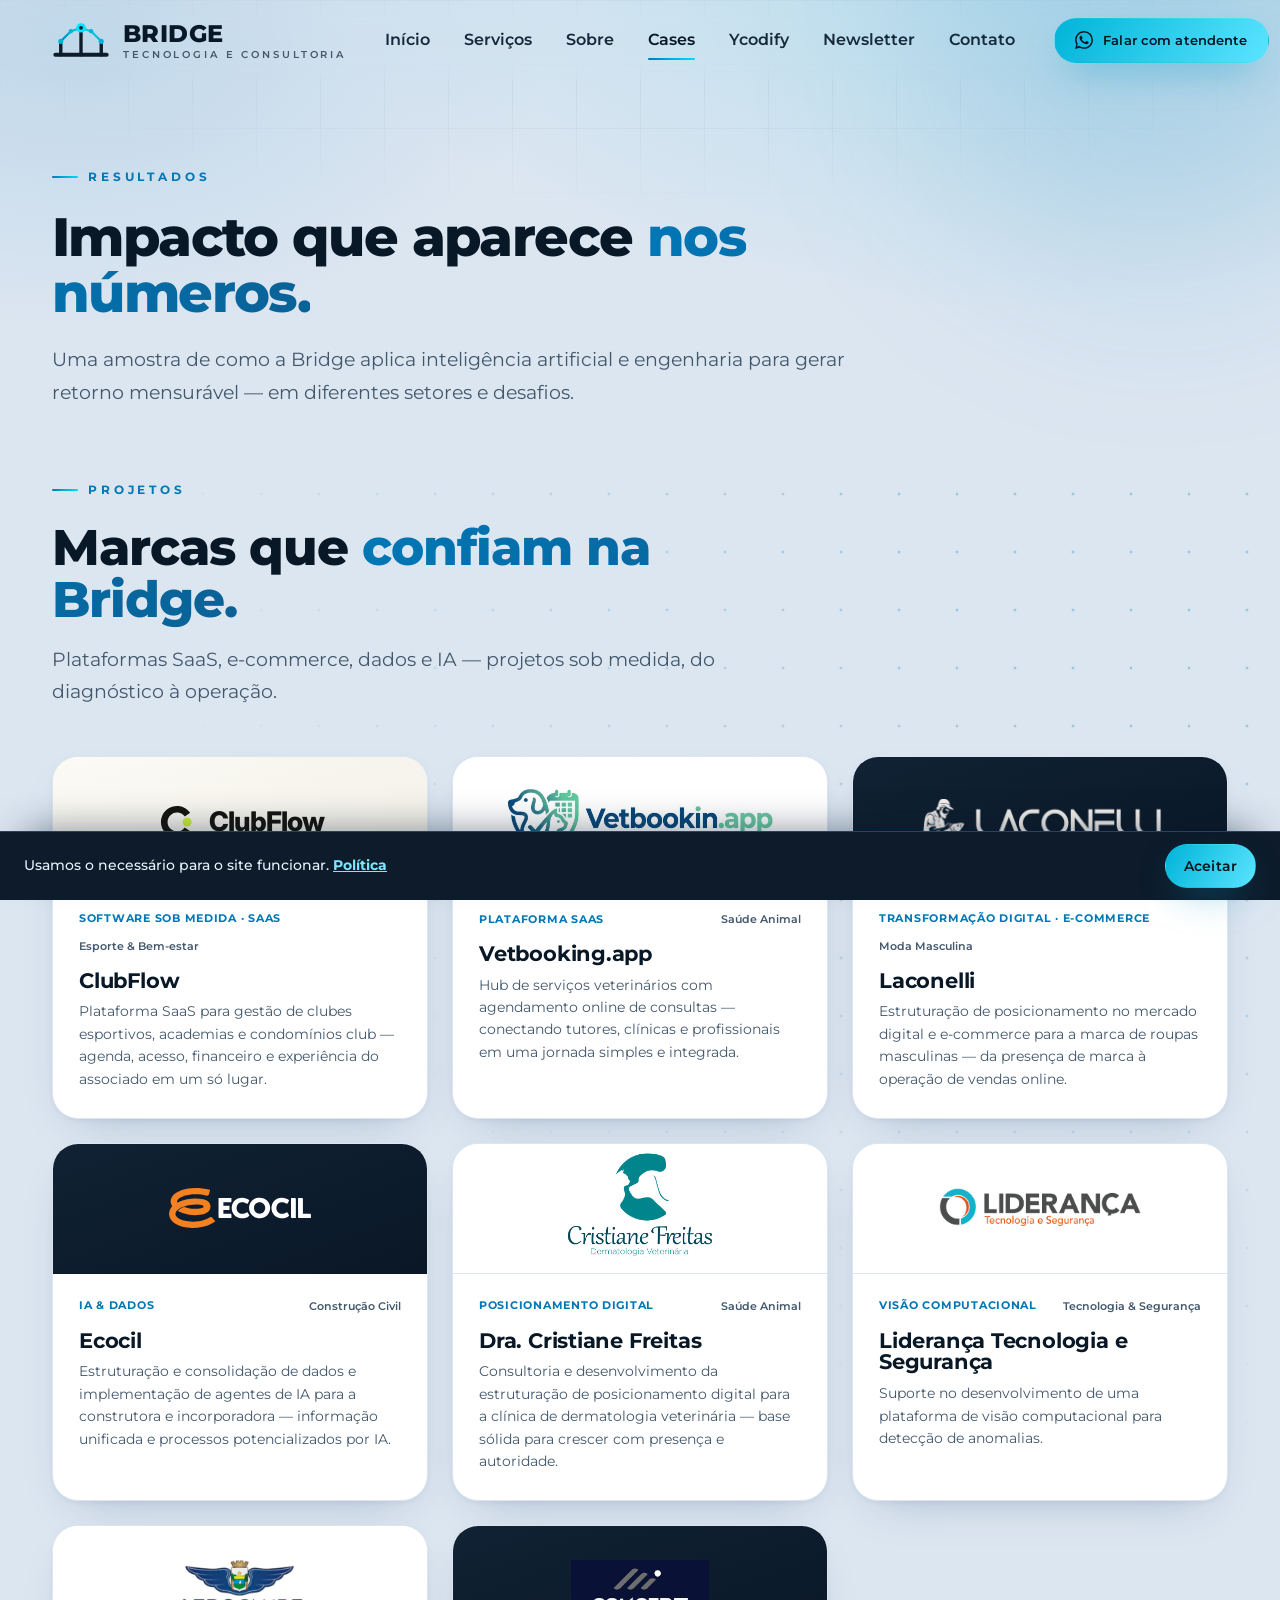
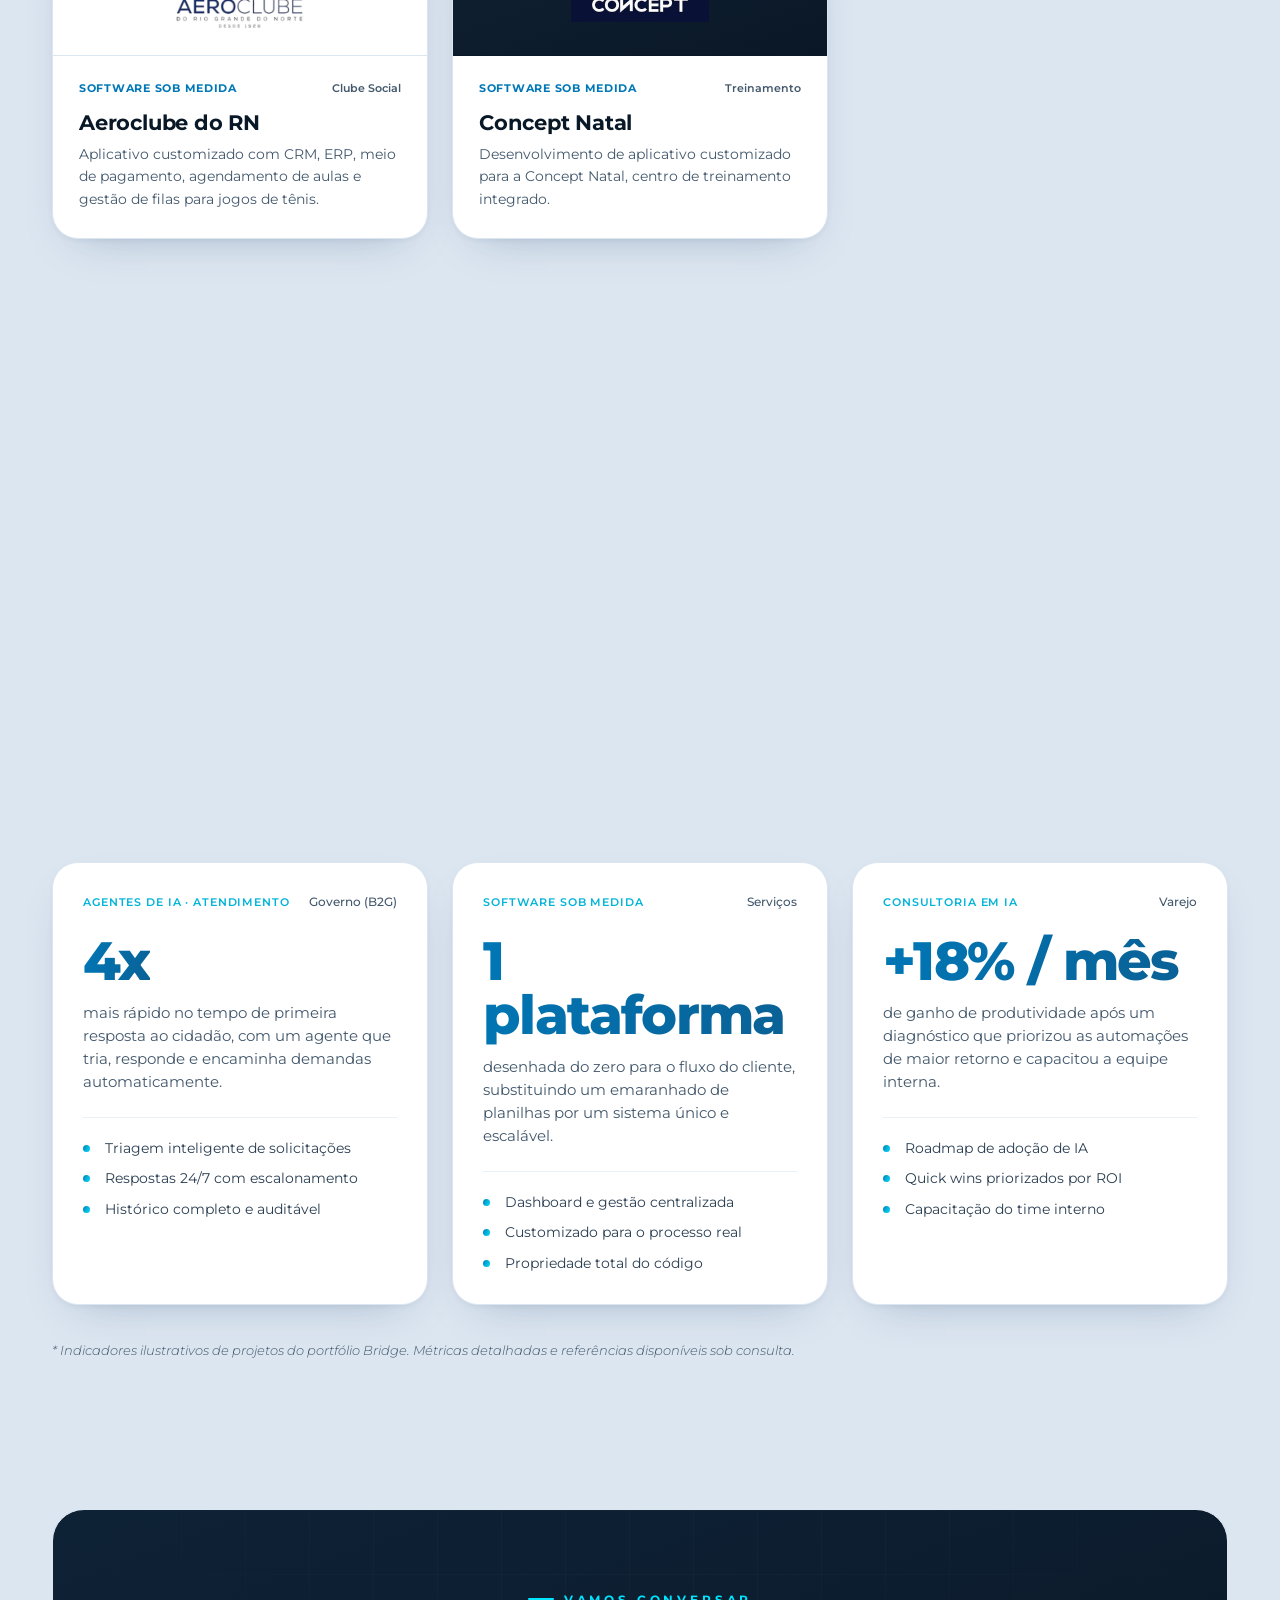
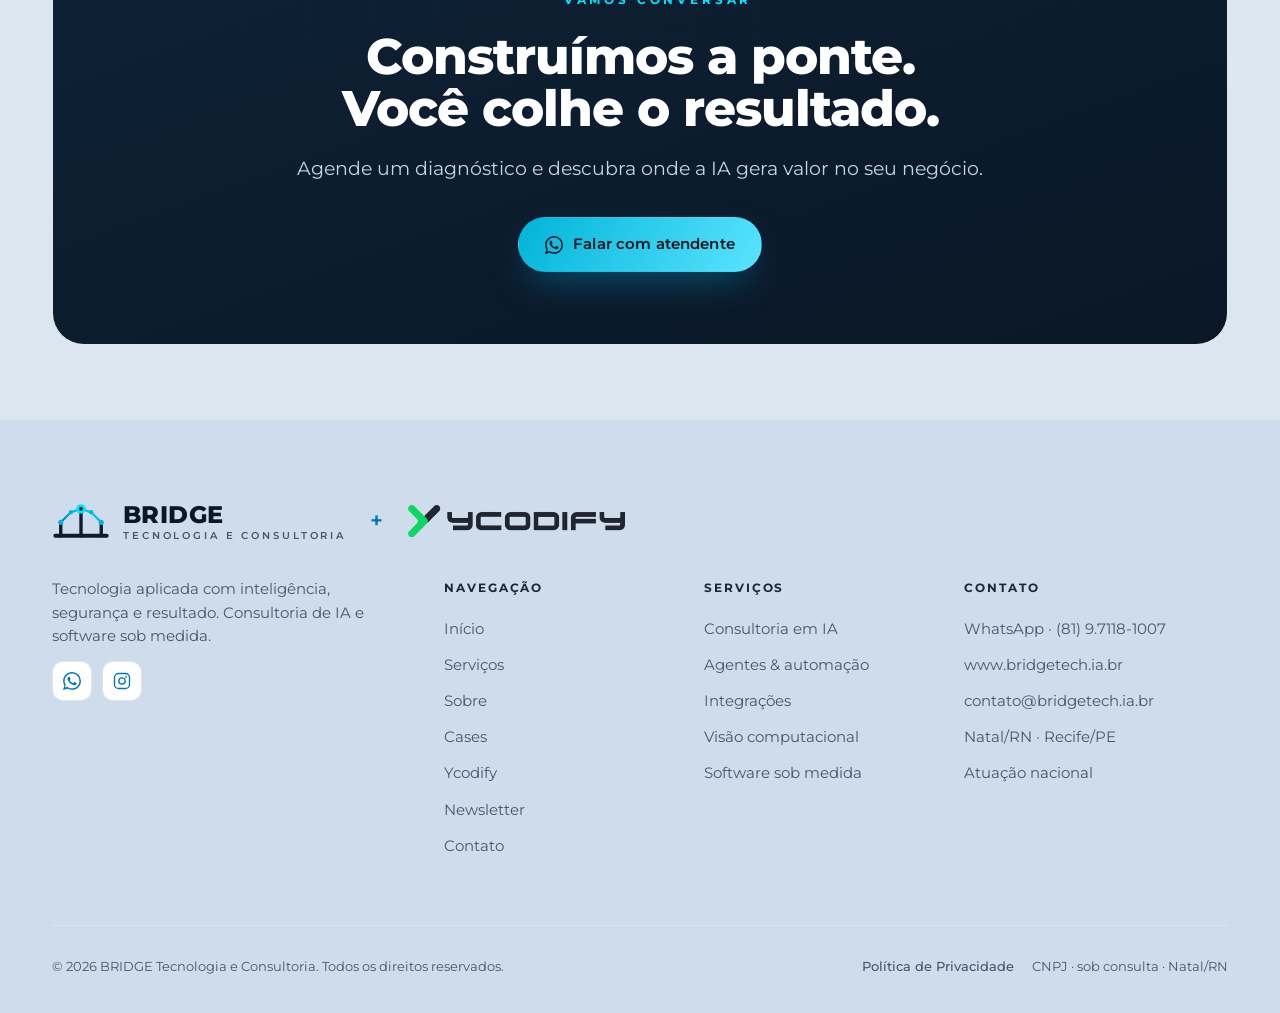
<file: cases.html>
<!DOCTYPE html>
<html lang="pt-BR">
<head>
<meta charset="UTF-8">
<meta name="viewport" content="width=device-width, initial-scale=1.0">
<title>Cases e Resultados | BRIDGE — Impacto Real de IA Aplicada</title>
<meta name="description" content="Resultados reais de IA aplicada: automação, visão computacional, integrações, agentes de IA e software sob medida em projetos B2B e B2G.">
<meta name="keywords" content="consultoria de IA, inteligência artificial aplicada, agentes de IA, automação de processos, integração de sistemas, visão computacional, software sob medida, transformação digital, B2B, B2G, Natal RN">
<meta name="author" content="BRIDGE Tecnologia e Consultoria">
<meta name="robots" content="index, follow, max-image-preview:large">
<meta name="theme-color" content="#0D1B2A">
<link rel="canonical" href="https://www.bridgetech.ia.br/cases.html">
<meta name="geo.region" content="BR-RN">
<meta name="geo.placename" content="Natal, Rio Grande do Norte">
<meta property="og:type" content="website">
<meta property="og:site_name" content="BRIDGE Tecnologia e Consultoria">
<meta property="og:locale" content="pt_BR">
<meta property="og:title" content="Cases e Resultados | BRIDGE — Impacto Real de IA Aplicada">
<meta property="og:description" content="Resultados reais de IA aplicada: automação, visão computacional, integrações, agentes de IA e software sob medida em projetos B2B e B2G.">
<meta property="og:url" content="https://www.bridgetech.ia.br/cases.html">
<meta property="og:image" content="https://www.bridgetech.ia.br/assets/og-image.png">
<meta property="og:image:width" content="1200">
<meta property="og:image:height" content="630">
<meta property="og:image:type" content="image/png">
<meta property="og:image:alt" content="BRIDGE — IA aplicada, automação e software sob medida.">
<meta name="twitter:card" content="summary_large_image">
<meta name="twitter:image" content="https://www.bridgetech.ia.br/assets/og-image.png">
<meta name="twitter:title" content="Cases e Resultados | BRIDGE — Impacto Real de IA Aplicada">
<meta name="twitter:description" content="Resultados reais de IA aplicada: automação, visão computacional, integrações, agentes de IA e software sob medida em projetos B2B e B2G.">
<script type="application/ld+json">
{
  "@context": "https://schema.org",
  "@type": "BreadcrumbList",
  "itemListElement": [
    { "@type": "ListItem", "position": 1, "name": "Início", "item": "https://www.bridgetech.ia.br/" },
    { "@type": "ListItem", "position": 2, "name": "Cases", "item": "https://www.bridgetech.ia.br/cases.html" }
  ]
}
</script>
<link rel="preconnect" href="https://fonts.googleapis.com">
<link rel="preconnect" href="https://fonts.gstatic.com" crossorigin>
<link rel="icon" type="image/svg+xml" href="assets/favicon.svg">
<link rel="icon" type="image/png" sizes="512x512" href="assets/favicon.png">
<link rel="apple-touch-icon" href="assets/apple-touch-icon.png">
<link rel="stylesheet" href="assets/bridge.css">
<link href="https://fonts.googleapis.com/css2?family=Inter:wght@600;700;800&display=swap" rel="stylesheet">
</head>
<body>
<a class="skip-link" href="#conteudo">Pular para o conteúdo</a>

<!-- ===================== NAV ===================== -->
<nav class="nav">
  <div class="nav-inner">
    <a href="index.html" class="brand" aria-label="BRIDGE — início">
      <svg viewBox="7 33 86 54"><defs><linearGradient id="nbg" x1="0" y1="1" x2="1" y2="0"><stop offset="0%" stop-color="#0077B6"/><stop offset="52%" stop-color="#00B4D8"/><stop offset="100%" stop-color="#00E5FF"/></linearGradient></defs><line x1="12" y1="82" x2="88" y2="82" stroke="#0D1B2A" stroke-width="6" stroke-linecap="round"/><g stroke="#0D1B2A" stroke-width="5" stroke-linecap="round"><line x1="20" y1="62" x2="20" y2="82"/><line x1="80" y1="62" x2="80" y2="82"/><line x1="50" y1="42" x2="50" y2="82"/></g><path d="M20 62 L 35 47 L 50 42 L 65 47 L 80 62" fill="none" stroke="url(#nbg)" stroke-width="3.2" stroke-linecap="round" stroke-linejoin="round"/><g fill="#00B4D8"><circle cx="20" cy="62" r="3.8"/><circle cx="35" cy="47" r="3.2"/><circle cx="65" cy="47" r="3.2"/><circle cx="80" cy="62" r="3.8"/></g><circle cx="50" cy="42" r="7" fill="#00E5FF"/><circle cx="50" cy="42" r="2.9" fill="#0D1B2A"/></svg>
      <span class="bt"><span class="bn">BRIDGE</span><span class="bs">Tecnologia e Consultoria</span></span>
    </a>
    <div class="nav-links">
      <a href="index.html">Início</a>
      <a href="servicos.html">Serviços</a>
      <a href="sobre.html">Sobre</a>
      <a href="cases.html" class="active">Cases</a>
      <a href="forger.html">Ycodify</a>
      <a href="newsletter.html">Newsletter</a>
      <a href="contato.html">Contato</a>
    </div>
    <div class="nav-cta">
      <a href="https://wa.me/5581971181007" target="_blank" rel="noopener" class="btn btn-whatsapp btn-sm"><span class="ic"><svg viewBox="0 0 24 24" fill="currentColor"><path d="M.057 24l1.687-6.163a11.867 11.867 0 0 1-1.587-5.946C.16 5.335 5.495 0 12.05 0a11.817 11.817 0 0 1 8.413 3.488 11.824 11.824 0 0 1 3.48 8.414c-.003 6.557-5.338 11.892-11.893 11.892a11.9 11.9 0 0 1-5.688-1.448L.057 24zm6.597-3.807c1.676.995 3.276 1.591 5.392 1.592 5.448 0 9.886-4.434 9.889-9.885.002-5.462-4.415-9.89-9.881-9.892-5.452 0-9.887 4.434-9.889 9.884a9.86 9.86 0 0 0 1.51 5.26l-.999 3.648 3.978-1.06zm11.387-5.464c-.074-.124-.272-.198-.57-.347-.297-.149-1.758-.868-2.031-.967-.272-.099-.47-.149-.669.149-.198.297-.768.967-.941 1.165-.173.198-.347.223-.644.074-.297-.149-1.255-.462-2.39-1.475-.883-.788-1.48-1.761-1.653-2.059-.173-.297-.018-.458.13-.606.134-.133.297-.347.446-.521.151-.172.2-.296.3-.495.099-.198.05-.372-.025-.521-.075-.148-.669-1.611-.916-2.206-.242-.579-.487-.501-.669-.51l-.57-.01c-.198 0-.52.074-.792.372s-1.04 1.016-1.04 2.479 1.065 2.876 1.213 3.074c.149.198 2.096 3.2 5.077 4.487.709.306 1.263.489 1.694.626.712.226 1.36.194 1.872.118.571-.085 1.758-.719 2.006-1.413.248-.695.248-1.29.173-1.414z"/></svg></span>Falar com atendente</a>
      <button class="nav-toggle" aria-label="Menu"><span></span><span></span><span></span></button>
    </div>
  </div>
</nav>
<div class="mobile-menu">
  <a href="index.html">Início</a>
  <a href="servicos.html">Serviços</a>
  <a href="sobre.html">Sobre</a>
  <a href="cases.html">Cases</a>
  <a href="forger.html">Ycodify</a>
  <a href="newsletter.html">Newsletter</a>
  <a href="contato.html">Contato</a>
  <a href="https://wa.me/5581971181007" target="_blank" rel="noopener" class="btn btn-whatsapp" style="margin-top:24px;font-size:16px"><span class="ic"><svg viewBox="0 0 24 24" fill="currentColor"><path d="M.057 24l1.687-6.163a11.867 11.867 0 0 1-1.587-5.946C.16 5.335 5.495 0 12.05 0a11.817 11.817 0 0 1 8.413 3.488 11.824 11.824 0 0 1 3.48 8.414c-.003 6.557-5.338 11.892-11.893 11.892a11.9 11.9 0 0 1-5.688-1.448L.057 24zm6.597-3.807c1.676.995 3.276 1.591 5.392 1.592 5.448 0 9.886-4.434 9.889-9.885.002-5.462-4.415-9.89-9.881-9.892-5.452 0-9.887 4.434-9.889 9.884a9.86 9.86 0 0 0 1.51 5.26l-.999 3.648 3.978-1.06zm11.387-5.464c-.074-.124-.272-.198-.57-.347-.297-.149-1.758-.868-2.031-.967-.272-.099-.47-.149-.669.149-.198.297-.768.967-.941 1.165-.173.198-.347.223-.644.074-.297-.149-1.255-.462-2.39-1.475-.883-.788-1.48-1.761-1.653-2.059-.173-.297-.018-.458.13-.606.134-.133.297-.347.446-.521.151-.172.2-.296.3-.495.099-.198.05-.372-.025-.521-.075-.148-.669-1.611-.916-2.206-.242-.579-.487-.501-.669-.51l-.57-.01c-.198 0-.52.074-.792.372s-1.04 1.016-1.04 2.479 1.065 2.876 1.213 3.074c.149.198 2.096 3.2 5.077 4.487.709.306 1.263.489 1.694.626.712.226 1.36.194 1.872.118.571-.085 1.758-.719 2.006-1.413.248-.695.248-1.29.173-1.414z"/></svg></span>Falar com atendente</a>
</div>
<main id="conteudo">
<header class="section" style="padding-top:160px;padding-bottom:56px;position:relative;overflow:hidden">
  <div class="bg-grid"></div>
  <div class="glow-orb" style="width:480px;height:480px;background:#0077B6;top:-200px;right:-120px;opacity:.14"></div>
  <div class="wrap" style="position:relative;z-index:2">
    <div class="section-head reveal" style="max-width:840px">
      <div class="eyebrow">Resultados</div>
      <h1 class="h-display" style="font-size:clamp(32px,4.2vw,54px)">Impacto que aparece <span class="text-grad">nos números.</span></h1>
      <p class="lead" style="margin-top:24px;max-width:64ch">Uma amostra de como a Bridge aplica inteligência artificial e engenharia para gerar retorno mensurável — em diferentes setores e desafios.</p>
    </div>
  </div>
</header>

<!-- ===================== PROJETOS ===================== -->
<section class="section" style="padding-top:8px" aria-label="Projetos">
  <div class="bg-mesh"></div>
  <div class="wrap" style="position:relative;z-index:1">
    <div class="section-head reveal">
      <div class="eyebrow">Projetos</div>
      <h2 class="h-section">Marcas que <span class="text-grad">confiam na Bridge.</span></h2>
      <p class="lead">Plataformas SaaS, e-commerce, dados e IA — projetos sob medida, do diagnóstico à operação.</p>
    </div>
    <div class="grid proj-grid" style="margin-top:48px">

      <article class="proj-card reveal">
        <div class="proj-logo cf-bg">
          <span class="cf-lock">
            <svg viewBox="0 0 240 240" width="42" height="42" aria-hidden="true"><path d="M 195.35,67.2 A 92,92 0 1,0 195.35,172.8 L 164.23,151.0 A 54,54 0 1,1 164.23,89.0 Z" fill="#14150f"/><circle cx="178" cy="120" r="26" fill="#cdf03a"/></svg>
            <span class="cf-word"><span>Club</span><span class="cf-flow">Flow<span class="ub"></span></span></span>
          </span>
        </div>
        <div class="proj-body">
          <div class="proj-meta"><span class="proj-tag">Software sob medida · SaaS</span><span class="proj-sector">Esporte &amp; Bem-estar</span></div>
          <h3 class="h-card">ClubFlow</h3>
          <p>Plataforma SaaS para gestão de clubes esportivos, academias e condomínios club — agenda, acesso, financeiro e experiência do associado em um só lugar.</p>
        </div>
      </article>

      <article class="proj-card reveal d1">
        <div class="proj-logo tile-white">
          <img src="assets/logos/vetbooking.png" alt="Vetbookin.app" class="proj-img" style="max-height:80px;max-width:96%">
        </div>
        <div class="proj-body">
          <div class="proj-meta"><span class="proj-tag">Plataforma SaaS</span><span class="proj-sector">Saúde Animal</span></div>
          <h3 class="h-card">Vetbooking.app</h3>
          <p>Hub de serviços veterinários com agendamento online de consultas — conectando tutores, clínicas e profissionais em uma jornada simples e integrada.</p>
        </div>
      </article>

      <article class="proj-card reveal d2">
        <div class="proj-logo tile-dark">
          <img src="assets/logos/laconelli.png" alt="Laconelli" class="proj-img" style="max-height:46px">
        </div>
        <div class="proj-body">
          <div class="proj-meta"><span class="proj-tag">Transformação digital · E-commerce</span><span class="proj-sector">Moda Masculina</span></div>
          <h3 class="h-card">Laconelli</h3>
          <p>Estruturação de posicionamento no mercado digital e e-commerce para a marca de roupas masculinas — da presença de marca à operação de vendas online.</p>
        </div>
      </article>

      <article class="proj-card reveal">
        <div class="proj-logo tile-dark">
          <img src="assets/logos/ecocil.svg" alt="Ecocil" class="proj-img" style="max-height:40px;max-width:74%">
        </div>
        <div class="proj-body">
          <div class="proj-meta"><span class="proj-tag">IA &amp; Dados</span><span class="proj-sector">Construção Civil</span></div>
          <h3 class="h-card">Ecocil</h3>
          <p>Estruturação e consolidação de dados e implementação de agentes de IA para a construtora e incorporadora — informação unificada e processos potencializados por IA.</p>
        </div>
      </article>

      <article class="proj-card reveal d1">
        <div class="proj-logo tile-white">
          <img src="assets/logos/cristiane-freitas.png" alt="Dra. Cristiane Freitas — Dermatologia Veterinária" class="proj-img" style="max-height:118px">
        </div>
        <div class="proj-body">
          <div class="proj-meta"><span class="proj-tag">Posicionamento digital</span><span class="proj-sector">Saúde Animal</span></div>
          <h3 class="h-card">Dra. Cristiane Freitas</h3>
          <p>Consultoria e desenvolvimento da estruturação de posicionamento digital para a clínica de dermatologia veterinária — base sólida para crescer com presença e autoridade.</p>
        </div>
      </article>

      <article class="proj-card reveal d2">
        <div class="proj-logo tile-white">
          <img src="assets/logos/lideranca-tecnologia.png" alt="Liderança Tecnologia e Segurança" class="proj-img" style="max-height:42px">
        </div>
        <div class="proj-body">
          <div class="proj-meta"><span class="proj-tag">Visão computacional</span><span class="proj-sector">Tecnologia &amp; Segurança</span></div>
          <h3 class="h-card">Liderança Tecnologia e Segurança</h3>
          <p>Suporte no desenvolvimento de uma plataforma de visão computacional para detecção de anomalias.</p>
        </div>
      </article>

      <article class="proj-card reveal">
        <div class="proj-logo tile-white">
          <img src="assets/logos/aeroclube-rn.png" alt="Aeroclube do RN" class="proj-img" style="max-height:90px">
        </div>
        <div class="proj-body">
          <div class="proj-meta"><span class="proj-tag">Software sob medida</span><span class="proj-sector">Clube Social</span></div>
          <h3 class="h-card">Aeroclube do RN</h3>
          <p>Aplicativo customizado com CRM, ERP, meio de pagamento, agendamento de aulas e gestão de filas para jogos de tênis.</p>
        </div>
      </article>

      <article class="proj-card reveal d1">
        <div class="proj-logo tile-dark">
          <img src="assets/logos/concept.png" alt="Concept Natal" class="proj-img">
        </div>
        <div class="proj-body">
          <div class="proj-meta"><span class="proj-tag">Software sob medida</span><span class="proj-sector">Treinamento</span></div>
          <h3 class="h-card">Concept Natal</h3>
          <p>Desenvolvimento de aplicativo customizado para a Concept Natal, centro de treinamento integrado.</p>
        </div>
      </article>

    </div>
  </div>
</section>

<!-- ===================== INDICADORES ===================== -->
<section class="section" style="padding-top:8px" aria-label="Indicadores">
  <div class="wrap">
    <div class="section-head reveal" style="margin-bottom:40px">
      <div class="eyebrow">Indicadores</div>
      <h2 class="h-section" style="font-size:clamp(26px,3vw,40px)">Resultados que entregamos.</h2>
    </div>
    <div class="grid g-3 cases-grid">
      <article class="case-full reveal">
        <div class="case-top">
          <span class="case-tag">Automação · Backoffice</span>
          <span class="case-sector">Indústria</span>
        </div>
        <div class="case-metric"><span class="text-grad">−72%</span></div>
        <p class="case-desc">no tempo de processamento de documentos fiscais com um agente de IA integrado ao ERP, eliminando digitação manual e erros de lançamento.</p>
        <ul class="case-list"><li>Triagem e extração automática de NF-e</li><li>Conciliação integrada ao ERP</li><li>ROI em menos de 90 dias</li></ul>
      </article>
      <article class="case-full reveal d1">
        <div class="case-top">
          <span class="case-tag">Visão computacional</span>
          <span class="case-sector">Manufatura</span>
        </div>
        <div class="case-metric"><span class="text-grad">99,2%</span></div>
        <p class="case-desc">de acerto na inspeção visual automatizada de itens em linha de produção, com alertas em tempo real para a equipe de qualidade.</p>
        <ul class="case-list"><li>Detecção de defeitos em tempo real</li><li>Relatórios automáticos de qualidade</li><li>Redução de retrabalho e descarte</li></ul>
      </article>
      <article class="case-full reveal d2">
        <div class="case-top">
          <span class="case-tag">Integrações entre sistemas</span>
          <span class="case-sector">Setor Público</span>
        </div>
        <div class="case-metric"><span class="text-grad">11 → 1</span></div>
        <p class="case-desc">sistemas isolados unificados em um único fluxo de dados confiável, dando à gestão uma visão consolidada e em tempo real.</p>
        <ul class="case-list"><li>Integração de bases legadas</li><li>Painel único de indicadores</li><li>Dados auditáveis e rastreáveis</li></ul>
      </article>
      <article class="case-full reveal">
        <div class="case-top">
          <span class="case-tag">Agentes de IA · Atendimento</span>
          <span class="case-sector">Governo (B2G)</span>
        </div>
        <div class="case-metric"><span class="text-grad">4x</span></div>
        <p class="case-desc">mais rápido no tempo de primeira resposta ao cidadão, com um agente que tria, responde e encaminha demandas automaticamente.</p>
        <ul class="case-list"><li>Triagem inteligente de solicitações</li><li>Respostas 24/7 com escalonamento</li><li>Histórico completo e auditável</li></ul>
      </article>
      <article class="case-full reveal d1">
        <div class="case-top">
          <span class="case-tag">Software sob medida</span>
          <span class="case-sector">Serviços</span>
        </div>
        <div class="case-metric"><span class="text-grad">1 plataforma</span></div>
        <p class="case-desc">desenhada do zero para o fluxo do cliente, substituindo um emaranhado de planilhas por um sistema único e escalável.</p>
        <ul class="case-list"><li>Dashboard e gestão centralizada</li><li>Customizado para o processo real</li><li>Propriedade total do código</li></ul>
      </article>
      <article class="case-full reveal d2">
        <div class="case-top">
          <span class="case-tag">Consultoria em IA</span>
          <span class="case-sector">Varejo</span>
        </div>
        <div class="case-metric"><span class="text-grad">+18% / mês</span></div>
        <p class="case-desc">de ganho de produtividade após um diagnóstico que priorizou as automações de maior retorno e capacitou a equipe interna.</p>
        <ul class="case-list"><li>Roadmap de adoção de IA</li><li>Quick wins priorizados por ROI</li><li>Capacitação do time interno</li></ul>
      </article></div>
    <p class="cases-note reveal">* Indicadores ilustrativos de projetos do portfólio Bridge. Métricas detalhadas e referências disponíveis sob consulta.</p>
  </div>
</section>
<section class="section">
  <div class="wrap">
    <div class="cta-band reveal on-dark">
      <div class="bg-grid" style="opacity:.4"></div>
      <div class="cta-inner">
        <div class="eyebrow center">Vamos conversar</div>
        <h2 class="h-section" style="max-width:20ch;margin:0 auto">Construímos a ponte. Você colhe o resultado.</h2>
        <p class="lead" style="margin:18px auto 0;text-align:center">Agende um diagnóstico e descubra onde a IA gera valor no seu negócio.</p>
        <div class="cta-actions">
          <a href="https://wa.me/5581971181007" target="_blank" rel="noopener" class="btn btn-whatsapp"><span class="ic"><svg viewBox="0 0 24 24" fill="currentColor"><path d="M.057 24l1.687-6.163a11.867 11.867 0 0 1-1.587-5.946C.16 5.335 5.495 0 12.05 0a11.817 11.817 0 0 1 8.413 3.488 11.824 11.824 0 0 1 3.48 8.414c-.003 6.557-5.338 11.892-11.893 11.892a11.9 11.9 0 0 1-5.688-1.448L.057 24zm6.597-3.807c1.676.995 3.276 1.591 5.392 1.592 5.448 0 9.886-4.434 9.889-9.885.002-5.462-4.415-9.89-9.881-9.892-5.452 0-9.887 4.434-9.889 9.884a9.86 9.86 0 0 0 1.51 5.26l-.999 3.648 3.978-1.06zm11.387-5.464c-.074-.124-.272-.198-.57-.347-.297-.149-1.758-.868-2.031-.967-.272-.099-.47-.149-.669.149-.198.297-.768.967-.941 1.165-.173.198-.347.223-.644.074-.297-.149-1.255-.462-2.39-1.475-.883-.788-1.48-1.761-1.653-2.059-.173-.297-.018-.458.13-.606.134-.133.297-.347.446-.521.151-.172.2-.296.3-.495.099-.198.05-.372-.025-.521-.075-.148-.669-1.611-.916-2.206-.242-.579-.487-.501-.669-.51l-.57-.01c-.198 0-.52.074-.792.372s-1.04 1.016-1.04 2.479 1.065 2.876 1.213 3.074c.149.198 2.096 3.2 5.077 4.487.709.306 1.263.489 1.694.626.712.226 1.36.194 1.872.118.571-.085 1.758-.719 2.006-1.413.248-.695.248-1.29.173-1.414z"/></svg></span>Falar com atendente</a>
        </div>
      </div>
    </div>
  </div>
</section>
</main>
<!-- ===================== FOOTER ===================== -->
<footer class="footer">
  <div class="wrap">
    <div class="brand-lockup footer-signature" aria-label="BRIDGE e Ycodify">
        <a href="index.html" class="brand">
          <svg viewBox="7 33 86 54"><defs><linearGradient id="fbg" x1="0" y1="1" x2="1" y2="0"><stop offset="0%" stop-color="#0077B6"/><stop offset="52%" stop-color="#00B4D8"/><stop offset="100%" stop-color="#00E5FF"/></linearGradient></defs><line x1="12" y1="82" x2="88" y2="82" stroke="#0D1B2A" stroke-width="6" stroke-linecap="round"/><g stroke="#0D1B2A" stroke-width="5" stroke-linecap="round"><line x1="20" y1="62" x2="20" y2="82"/><line x1="80" y1="62" x2="80" y2="82"/><line x1="50" y1="42" x2="50" y2="82"/></g><path d="M20 62 L 35 47 L 50 42 L 65 47 L 80 62" fill="none" stroke="url(#fbg)" stroke-width="3.2" stroke-linecap="round" stroke-linejoin="round"/><g fill="#00B4D8"><circle cx="20" cy="62" r="3.8"/><circle cx="35" cy="47" r="3.2"/><circle cx="65" cy="47" r="3.2"/><circle cx="80" cy="62" r="3.8"/></g><circle cx="50" cy="42" r="7" fill="#00E5FF"/><circle cx="50" cy="42" r="2.9" fill="#0D1B2A"/></svg>
          <span class="bt"><span class="bn">BRIDGE</span><span class="bs">Tecnologia e Consultoria</span></span>
        </a>
          <span class="lockup-pair"><span class="lockup-sep" aria-hidden="true">+</span>
          <img class="ycodify-logo" src="assets/ycodify-logo.webp" alt="Ycodify" width="219" height="34" decoding="async"></span>
        </div>
    <div class="footer-top">
      <div class="footer-col">
        <p class="footer-blurb">Tecnologia aplicada com inteligência, segurança e resultado. Consultoria de IA e software sob medida.</p>
        <div class="social">
          <a href="https://wa.me/5581971181007" target="_blank" rel="noopener" aria-label="WhatsApp"><svg viewBox="0 0 24 24" fill="currentColor"><path d="M.057 24l1.687-6.163a11.867 11.867 0 0 1-1.587-5.946C.16 5.335 5.495 0 12.05 0a11.817 11.817 0 0 1 8.413 3.488 11.824 11.824 0 0 1 3.48 8.414c-.003 6.557-5.338 11.892-11.893 11.892a11.9 11.9 0 0 1-5.688-1.448L.057 24zm6.597-3.807c1.676.995 3.276 1.591 5.392 1.592 5.448 0 9.886-4.434 9.889-9.885.002-5.462-4.415-9.89-9.881-9.892-5.452 0-9.887 4.434-9.889 9.884a9.86 9.86 0 0 0 1.51 5.26l-.999 3.648 3.978-1.06zm11.387-5.464c-.074-.124-.272-.198-.57-.347-.297-.149-1.758-.868-2.031-.967-.272-.099-.47-.149-.669.149-.198.297-.768.967-.941 1.165-.173.198-.347.223-.644.074-.297-.149-1.255-.462-2.39-1.475-.883-.788-1.48-1.761-1.653-2.059-.173-.297-.018-.458.13-.606.134-.133.297-.347.446-.521.151-.172.2-.296.3-.495.099-.198.05-.372-.025-.521-.075-.148-.669-1.611-.916-2.206-.242-.579-.487-.501-.669-.51l-.57-.01c-.198 0-.52.074-.792.372s-1.04 1.016-1.04 2.479 1.065 2.876 1.213 3.074c.149.198 2.096 3.2 5.077 4.487.709.306 1.263.489 1.694.626.712.226 1.36.194 1.872.118.571-.085 1.758-.719 2.006-1.413.248-.695.248-1.29.173-1.414z"/></svg></a>
          <a href="https://www.instagram.com/bridgetech.ia/" target="_blank" rel="noopener" aria-label="Instagram"><svg viewBox="0 0 24 24" fill="none" stroke="currentColor" stroke-width="1.8"><rect x="2" y="2" width="20" height="20" rx="5.5"/><circle cx="12" cy="12" r="4.2"/><circle cx="17.5" cy="6.5" r="1.2" fill="currentColor" stroke="none"/></svg></a>
        </div>
      </div>
      <div class="footer-col">
        <h4>Navegação</h4>
        <a href="index.html">Início</a>
        <a href="servicos.html">Serviços</a>
        <a href="sobre.html">Sobre</a>
        <a href="cases.html">Cases</a>
        <a href="forger.html">Ycodify</a>
        <a href="newsletter.html">Newsletter</a>
        <a href="contato.html">Contato</a>
      </div>
      <div class="footer-col">
        <h4>Serviços</h4>
        <a href="servicos.html">Consultoria em IA</a>
        <a href="servicos.html">Agentes &amp; automação</a>
        <a href="servicos.html">Integrações</a>
        <a href="servicos.html">Visão computacional</a>
        <a href="servicos.html">Software sob medida</a>
      </div>
      <div class="footer-col">
        <h4>Contato</h4>
        <a href="https://wa.me/5581971181007" target="_blank" rel="noopener">WhatsApp · (81) 9.7118-1007</a>
        <a href="https://www.bridgetech.ia.br" target="_blank" rel="noopener">www.bridgetech.ia.br</a>
        <a href="mailto:contato@bridgetech.ia.br">contato@bridgetech.ia.br</a>
        <p>Natal/RN · Recife/PE</p>
        <p>Atuação nacional</p>
      </div>
    </div>
    <div class="footer-bottom">
      <p>© <span data-year>2026</span> BRIDGE Tecnologia e Consultoria. Todos os direitos reservados.</p>
      <div class="footer-legal"><a href="privacidade.html">Política de Privacidade</a><span>CNPJ · sob consulta · Natal/RN</span></div>
    </div>
  </div>
</footer><style>
  .cases-grid{margin-top:10px}
  .case-full{border:1px solid var(--line);border-radius:var(--radius-lg);padding:30px;background:var(--bg-2);box-shadow:var(--shadow-card);transition:.4s var(--ease);display:flex;flex-direction:column}
  .case-full:hover{border-color:rgba(0,180,216,.5);transform:translateY(-6px);box-shadow:0 30px 60px -28px rgba(18,52,90,.4)}
  .case-top{display:flex;align-items:center;justify-content:space-between;gap:10px;margin-bottom:22px}
  .case-tag{font-size:11px;font-weight:600;letter-spacing:.08em;text-transform:uppercase;color:var(--cyan)}
  .case-sector{font-size:11.5px;font-weight:500;color:var(--muted-dim)}
  .case-metric{font-size:clamp(40px,4.4vw,54px);font-weight:800;letter-spacing:-.03em;line-height:1}
  .case-desc{color:var(--muted);font-size:14.5px;font-weight:400;margin-top:14px;line-height:1.6}
  .case-list{list-style:none;display:flex;flex-direction:column;gap:9px;margin-top:22px;padding-top:20px;border-top:1px solid var(--line-soft)}
  .case-list li{position:relative;padding-left:22px;font-size:13.5px;color:var(--text);font-weight:400}
  .case-list li::before{content:"";position:absolute;left:0;top:7px;width:7px;height:7px;border-radius:50%;background:var(--grad)}
  .cases-note{margin-top:36px;font-size:12.5px;color:var(--muted-dim);font-weight:300;font-style:italic}
  
  .cta-band{position:relative;overflow:hidden;border:1px solid var(--line);border-radius:32px;padding:72px 40px;background:linear-gradient(160deg,#0e2236,#0a1726)}
  .cta-inner{position:relative;z-index:2;text-align:center}
  .cta-actions{display:flex;gap:14px;justify-content:center;margin-top:32px;flex-wrap:wrap}

  /* ---- PROJETOS ---- */
  .proj-grid{display:grid;grid-template-columns:repeat(3,1fr);gap:24px}
  .proj-card{border:1px solid var(--line);border-radius:var(--radius-lg);background:var(--bg-2);box-shadow:var(--shadow-card);overflow:hidden;transition:.4s var(--ease);display:flex;flex-direction:column}
  .proj-card:hover{border-color:rgba(0,180,216,.5);transform:translateY(-6px);box-shadow:0 30px 60px -28px rgba(18,52,90,.4)}
  .proj-logo{height:130px;display:flex;align-items:center;justify-content:center;padding:24px;background:linear-gradient(160deg,#f4f8fc,#e8f0f8);border-bottom:1px solid var(--line)}
  .proj-logo.cf-bg{background:linear-gradient(160deg,#fbfaf4,#f1efe6)}
  .proj-logo.tile-white{background:#ffffff}
  .proj-logo.tile-dark{background:linear-gradient(160deg,#102234,#0a1726);border-bottom-color:#0a1726}
  .proj-img{max-height:62px;max-width:86%;width:auto;object-fit:contain}
  .proj-body{padding:24px 26px 28px;display:flex;flex-direction:column}
  .proj-meta{display:flex;align-items:center;justify-content:space-between;gap:10px;margin-bottom:14px;flex-wrap:wrap}
  .proj-tag{font-size:10.5px;font-weight:700;letter-spacing:.07em;text-transform:uppercase;color:var(--blue)}
  .proj-sector{font-size:11px;font-weight:600;color:var(--muted-dim)}
  .proj-body h3{margin-bottom:9px}
  .proj-body p{color:var(--muted);font-size:14px;font-weight:400;line-height:1.6}
  .proj-name{font-family:'Montserrat',sans-serif;font-weight:800;font-size:27px;letter-spacing:-.02em;color:#0D1B2A;line-height:1}
  .proj-name .dim{color:var(--muted-dim);font-weight:600}
  .cf-lock{display:inline-flex;align-items:center;gap:11px;font-family:'Inter','Montserrat',sans-serif}
  .cf-word{font-weight:800;font-size:27px;letter-spacing:-.04em;color:#14150f;line-height:1;display:inline-flex}
  .cf-flow{position:relative}
  .cf-flow .ub{position:absolute;left:0;right:0;bottom:-3px;height:3px;background:#cdf03a;border-radius:99px}
  @media (max-width:980px){.proj-grid{grid-template-columns:repeat(2,1fr)}}
  @media (max-width:620px){.proj-grid{grid-template-columns:1fr}}
</style>
<script src="assets/bridge.js"></script>
</body>
</html>
</file>
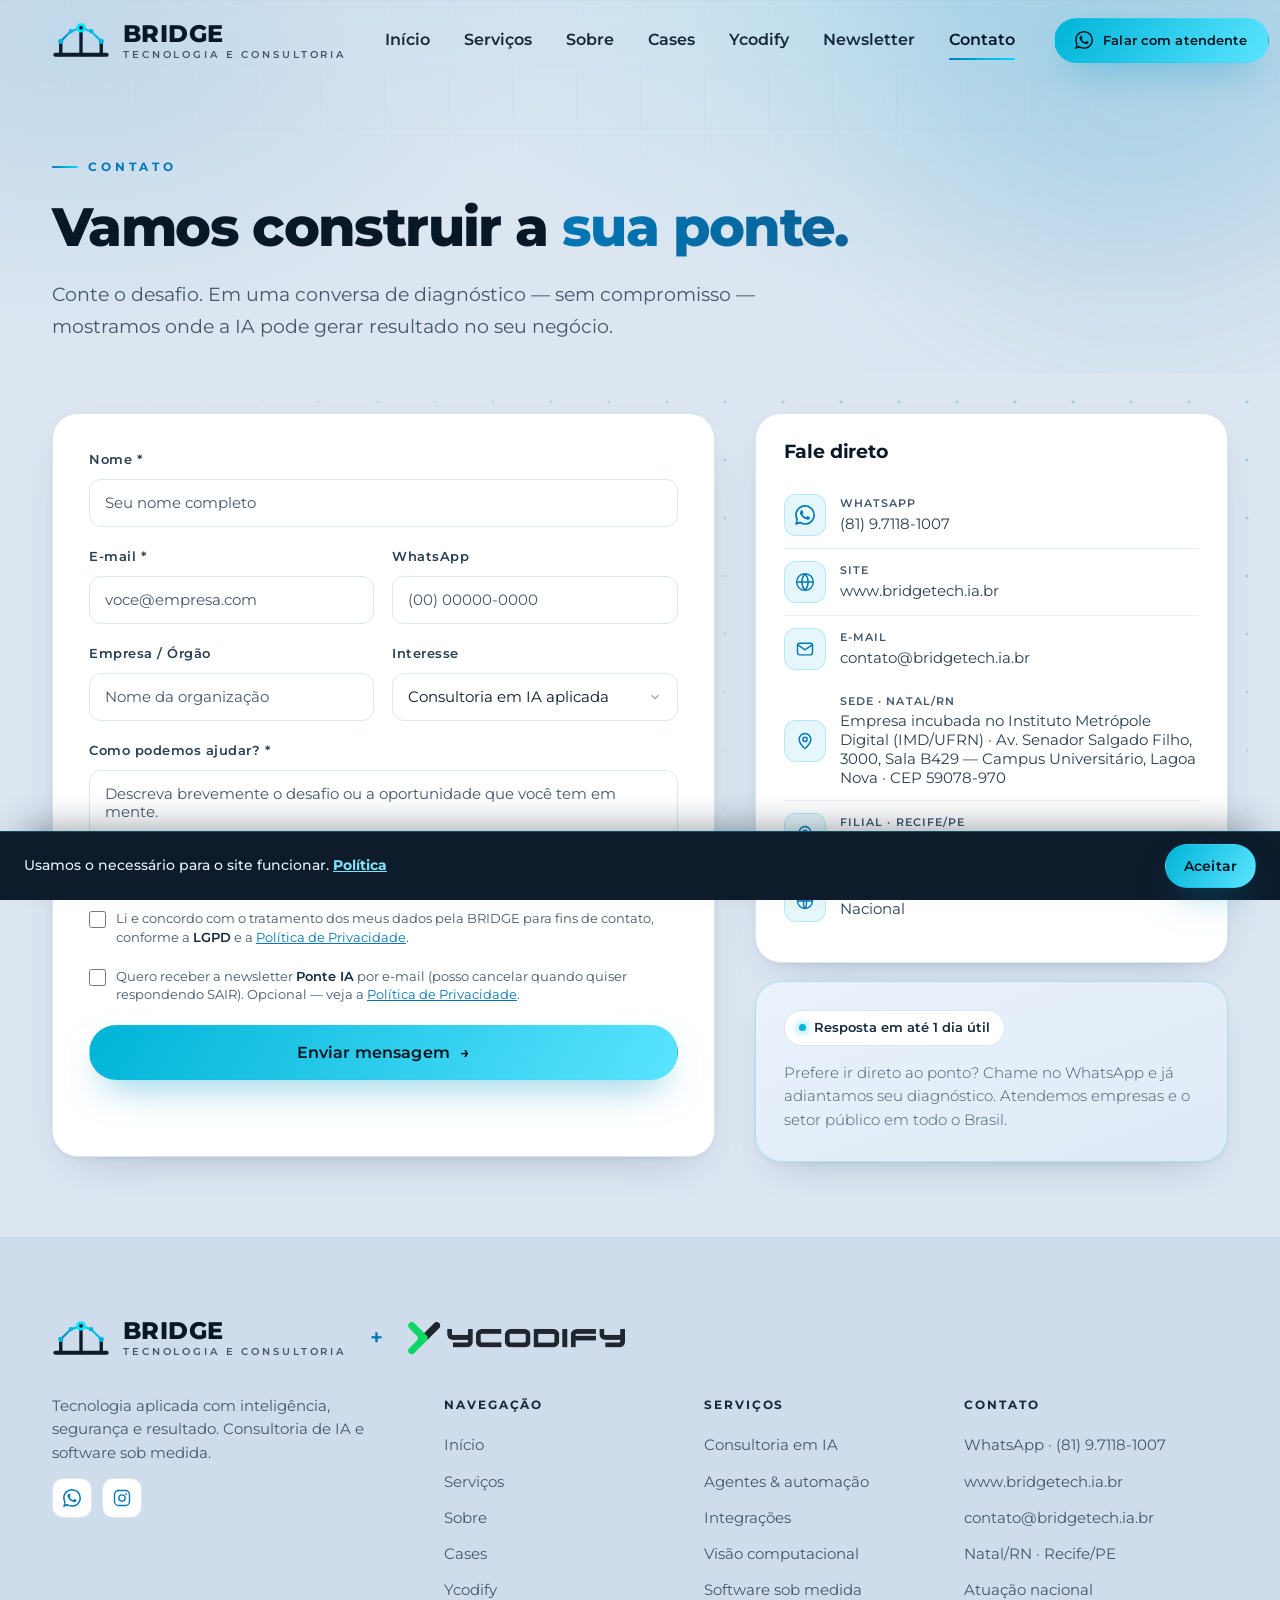
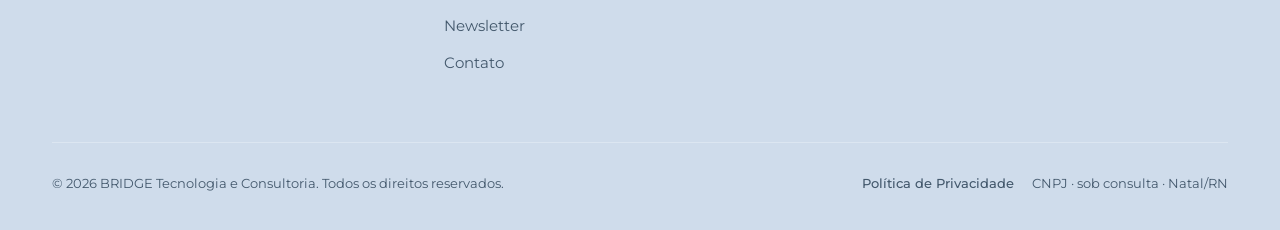
<file: contato.html>
<!DOCTYPE html>
<html lang="pt-BR">
<head>
<meta charset="UTF-8">
<meta name="viewport" content="width=device-width, initial-scale=1.0">
<title>Contato | BRIDGE Tecnologia e Consultoria — Agende um Diagnóstico</title>
<meta name="description" content="Agende um diagnóstico gratuito com a BRIDGE. WhatsApp (81) 9.7118-1007 · www.bridgetech.ia.br · Natal/RN, atuação nacional.">
<meta name="keywords" content="consultoria de IA, inteligência artificial aplicada, agentes de IA, automação de processos, integração de sistemas, visão computacional, software sob medida, transformação digital, B2B, B2G, Natal RN">
<meta name="author" content="BRIDGE Tecnologia e Consultoria">
<meta name="robots" content="index, follow, max-image-preview:large">
<meta name="theme-color" content="#0D1B2A">
<link rel="canonical" href="https://www.bridgetech.ia.br/contato.html">
<meta name="geo.region" content="BR-RN">
<meta name="geo.placename" content="Natal, Rio Grande do Norte">
<meta property="og:type" content="website">
<meta property="og:site_name" content="BRIDGE Tecnologia e Consultoria">
<meta property="og:locale" content="pt_BR">
<meta property="og:title" content="Contato | BRIDGE Tecnologia e Consultoria — Agende um Diagnóstico">
<meta property="og:description" content="Agende um diagnóstico gratuito com a BRIDGE. WhatsApp (81) 9.7118-1007 · www.bridgetech.ia.br · Natal/RN, atuação nacional.">
<meta property="og:url" content="https://www.bridgetech.ia.br/contato.html">
<meta property="og:image" content="https://www.bridgetech.ia.br/assets/og-image.png">
<meta property="og:image:width" content="1200">
<meta property="og:image:height" content="630">
<meta property="og:image:type" content="image/png">
<meta property="og:image:alt" content="BRIDGE — IA aplicada, automação e software sob medida.">
<meta name="twitter:card" content="summary_large_image">
<meta name="twitter:image" content="https://www.bridgetech.ia.br/assets/og-image.png">
<meta name="twitter:title" content="Contato | BRIDGE Tecnologia e Consultoria — Agende um Diagnóstico">
<meta name="twitter:description" content="Agende um diagnóstico gratuito com a BRIDGE. WhatsApp (81) 9.7118-1007 · www.bridgetech.ia.br · Natal/RN, atuação nacional.">
<script type="application/ld+json">
{
  "@context": "https://schema.org",
  "@type": "BreadcrumbList",
  "itemListElement": [
    { "@type": "ListItem", "position": 1, "name": "Início", "item": "https://www.bridgetech.ia.br/" },
    { "@type": "ListItem", "position": 2, "name": "Contato", "item": "https://www.bridgetech.ia.br/contato.html" }
  ]
}
</script>
<link rel="preconnect" href="https://fonts.googleapis.com">
<link rel="preconnect" href="https://fonts.gstatic.com" crossorigin>
<link rel="icon" type="image/svg+xml" href="assets/favicon.svg">
<link rel="icon" type="image/png" sizes="512x512" href="assets/favicon.png">
<link rel="apple-touch-icon" href="assets/apple-touch-icon.png">
<link rel="stylesheet" href="assets/bridge.css">
</head>
<body>
<a class="skip-link" href="#conteudo">Pular para o conteúdo</a>

<!-- ===================== NAV ===================== -->
<nav class="nav">
  <div class="nav-inner">
    <a href="index.html" class="brand" aria-label="BRIDGE — início">
      <svg viewBox="7 33 86 54"><defs><linearGradient id="nbg" x1="0" y1="1" x2="1" y2="0"><stop offset="0%" stop-color="#0077B6"/><stop offset="52%" stop-color="#00B4D8"/><stop offset="100%" stop-color="#00E5FF"/></linearGradient></defs><line x1="12" y1="82" x2="88" y2="82" stroke="#0D1B2A" stroke-width="6" stroke-linecap="round"/><g stroke="#0D1B2A" stroke-width="5" stroke-linecap="round"><line x1="20" y1="62" x2="20" y2="82"/><line x1="80" y1="62" x2="80" y2="82"/><line x1="50" y1="42" x2="50" y2="82"/></g><path d="M20 62 L 35 47 L 50 42 L 65 47 L 80 62" fill="none" stroke="url(#nbg)" stroke-width="3.2" stroke-linecap="round" stroke-linejoin="round"/><g fill="#00B4D8"><circle cx="20" cy="62" r="3.8"/><circle cx="35" cy="47" r="3.2"/><circle cx="65" cy="47" r="3.2"/><circle cx="80" cy="62" r="3.8"/></g><circle cx="50" cy="42" r="7" fill="#00E5FF"/><circle cx="50" cy="42" r="2.9" fill="#0D1B2A"/></svg>
      <span class="bt"><span class="bn">BRIDGE</span><span class="bs">Tecnologia e Consultoria</span></span>
    </a>
    <div class="nav-links">
      <a href="index.html">Início</a>
      <a href="servicos.html">Serviços</a>
      <a href="sobre.html">Sobre</a>
      <a href="cases.html">Cases</a>
      <a href="forger.html">Ycodify</a>
      <a href="newsletter.html">Newsletter</a>
      <a href="contato.html" class="active">Contato</a>
    </div>
    <div class="nav-cta">
      <a href="https://wa.me/5581971181007" target="_blank" rel="noopener" class="btn btn-whatsapp btn-sm"><span class="ic"><svg viewBox="0 0 24 24" fill="currentColor"><path d="M.057 24l1.687-6.163a11.867 11.867 0 0 1-1.587-5.946C.16 5.335 5.495 0 12.05 0a11.817 11.817 0 0 1 8.413 3.488 11.824 11.824 0 0 1 3.48 8.414c-.003 6.557-5.338 11.892-11.893 11.892a11.9 11.9 0 0 1-5.688-1.448L.057 24zm6.597-3.807c1.676.995 3.276 1.591 5.392 1.592 5.448 0 9.886-4.434 9.889-9.885.002-5.462-4.415-9.89-9.881-9.892-5.452 0-9.887 4.434-9.889 9.884a9.86 9.86 0 0 0 1.51 5.26l-.999 3.648 3.978-1.06zm11.387-5.464c-.074-.124-.272-.198-.57-.347-.297-.149-1.758-.868-2.031-.967-.272-.099-.47-.149-.669.149-.198.297-.768.967-.941 1.165-.173.198-.347.223-.644.074-.297-.149-1.255-.462-2.39-1.475-.883-.788-1.48-1.761-1.653-2.059-.173-.297-.018-.458.13-.606.134-.133.297-.347.446-.521.151-.172.2-.296.3-.495.099-.198.05-.372-.025-.521-.075-.148-.669-1.611-.916-2.206-.242-.579-.487-.501-.669-.51l-.57-.01c-.198 0-.52.074-.792.372s-1.04 1.016-1.04 2.479 1.065 2.876 1.213 3.074c.149.198 2.096 3.2 5.077 4.487.709.306 1.263.489 1.694.626.712.226 1.36.194 1.872.118.571-.085 1.758-.719 2.006-1.413.248-.695.248-1.29.173-1.414z"/></svg></span>Falar com atendente</a>
      <button class="nav-toggle" aria-label="Menu"><span></span><span></span><span></span></button>
    </div>
  </div>
</nav>
<div class="mobile-menu">
  <a href="index.html">Início</a>
  <a href="servicos.html">Serviços</a>
  <a href="sobre.html">Sobre</a>
  <a href="cases.html">Cases</a>
  <a href="forger.html">Ycodify</a>
  <a href="newsletter.html">Newsletter</a>
  <a href="contato.html">Contato</a>
  <a href="https://wa.me/5581971181007" target="_blank" rel="noopener" class="btn btn-whatsapp" style="margin-top:24px;font-size:16px"><span class="ic"><svg viewBox="0 0 24 24" fill="currentColor"><path d="M.057 24l1.687-6.163a11.867 11.867 0 0 1-1.587-5.946C.16 5.335 5.495 0 12.05 0a11.817 11.817 0 0 1 8.413 3.488 11.824 11.824 0 0 1 3.48 8.414c-.003 6.557-5.338 11.892-11.893 11.892a11.9 11.9 0 0 1-5.688-1.448L.057 24zm6.597-3.807c1.676.995 3.276 1.591 5.392 1.592 5.448 0 9.886-4.434 9.889-9.885.002-5.462-4.415-9.89-9.881-9.892-5.452 0-9.887 4.434-9.889 9.884a9.86 9.86 0 0 0 1.51 5.26l-.999 3.648 3.978-1.06zm11.387-5.464c-.074-.124-.272-.198-.57-.347-.297-.149-1.758-.868-2.031-.967-.272-.099-.47-.149-.669.149-.198.297-.768.967-.941 1.165-.173.198-.347.223-.644.074-.297-.149-1.255-.462-2.39-1.475-.883-.788-1.48-1.761-1.653-2.059-.173-.297-.018-.458.13-.606.134-.133.297-.347.446-.521.151-.172.2-.296.3-.495.099-.198.05-.372-.025-.521-.075-.148-.669-1.611-.916-2.206-.242-.579-.487-.501-.669-.51l-.57-.01c-.198 0-.52.074-.792.372s-1.04 1.016-1.04 2.479 1.065 2.876 1.213 3.074c.149.198 2.096 3.2 5.077 4.487.709.306 1.263.489 1.694.626.712.226 1.36.194 1.872.118.571-.085 1.758-.719 2.006-1.413.248-.695.248-1.29.173-1.414z"/></svg></span>Falar com atendente</a>
</div>
<main id="conteudo">
<header class="section" style="padding-top:150px;padding-bottom:30px;position:relative;overflow:hidden">
  <div class="bg-grid"></div>
  <div class="glow-orb" style="width:520px;height:520px;background:#0077B6;top:-220px;right:-120px;opacity:.14"></div>
  <div class="wrap" style="position:relative;z-index:2">
    <div class="section-head reveal" style="max-width:820px">
      <div class="eyebrow">Contato</div>
      <h1 class="h-display" style="font-size:clamp(32px,4.2vw,54px)">Vamos construir a <span class="text-grad">sua ponte.</span></h1>
      <p class="lead" style="margin-top:24px;max-width:60ch">Conte o desafio. Em uma conversa de diagnóstico — sem compromisso — mostramos onde a IA pode gerar resultado no seu negócio.</p>
    </div>
  </div>
</header>
<section class="section" style="padding-top:40px">
  <div class="bg-mesh"></div>
  <div class="wrap" style="position:relative;z-index:1">
    <div class="contact-grid">
      <!-- FORM -->
      <form class="contact-form reveal" id="contactForm" novalidate>
        <div class="field">
          <label for="nome">Nome *</label>
          <input id="nome" name="nome" type="text" placeholder="Seu nome completo" required>
        </div>
        <div class="field-row">
          <div class="field">
            <label for="email">E-mail *</label>
            <input id="email" name="email" type="email" placeholder="voce@empresa.com" required>
          </div>
          <div class="field">
            <label for="tel">WhatsApp</label>
            <input id="tel" name="tel" type="tel" placeholder="(00) 00000-0000">
          </div>
        </div>
        <div class="field-row">
          <div class="field">
            <label for="empresa">Empresa / Órgão</label>
            <input id="empresa" name="empresa" type="text" placeholder="Nome da organização">
          </div>
          <div class="field">
            <label for="interesse">Interesse</label>
            <select id="interesse" name="interesse">
              <option>Consultoria em IA aplicada</option>
              <option>Agentes e assistentes de IA</option>
              <option>Automações &amp; integrações</option>
              <option>Visão computacional</option>
              <option>Software sob medida</option>
              <option>Transformação digital</option>
              <option>Ainda não sei / quero orientação</option>
            </select>
          </div>
        </div>
        <div class="field">
          <label for="msg">Como podemos ajudar? *</label>
          <textarea id="msg" name="msg" rows="5" placeholder="Descreva brevemente o desafio ou a oportunidade que você tem em mente." required></textarea>
        </div>
        <input type="checkbox" name="botcheck" class="hp-field" tabindex="-1" autocomplete="off" aria-hidden="true">
        <label class="lgpd-consent"><input type="checkbox" name="consent" required><span>Li e concordo com o tratamento dos meus dados pela BRIDGE para fins de contato, conforme a <strong>LGPD</strong> e a <a href="privacidade.html" target="_blank" rel="noopener" style="color:var(--blue);text-decoration:underline">Política de Privacidade</a>.</span></label>
        <label class="lgpd-consent"><input type="checkbox" name="newsletter" value="sim"><span>Quero receber a newsletter <strong>Ponte IA</strong> por e-mail (posso cancelar quando quiser respondendo SAIR). Opcional — veja a <a href="privacidade.html#newsletter" target="_blank" rel="noopener" style="color:var(--blue);text-decoration:underline">Política de Privacidade</a>.</span></label>
        <button type="submit" class="btn btn-primary" style="width:100%;font-size:15.5px;padding:17px">Enviar mensagem <span class="ar">→</span></button>
        <p class="form-note" id="formNote"></p>
      </form>

      <!-- INFO -->
      <aside class="contact-info reveal d1">
        <div class="info-card">
          <h3 class="h-card" style="font-size:19px">Fale direto</h3>
          <a class="info-item" href="https://wa.me/5581971181007" target="_blank" rel="noopener">
            <span class="info-ic"><svg viewBox="0 0 24 24" fill="currentColor"><path d="M.057 24l1.687-6.163a11.867 11.867 0 0 1-1.587-5.946C.16 5.335 5.495 0 12.05 0a11.817 11.817 0 0 1 8.413 3.488 11.824 11.824 0 0 1 3.48 8.414c-.003 6.557-5.338 11.892-11.893 11.892a11.9 11.9 0 0 1-5.688-1.448L.057 24zm6.597-3.807c1.676.995 3.276 1.591 5.392 1.592 5.448 0 9.886-4.434 9.889-9.885.002-5.462-4.415-9.89-9.881-9.892-5.452 0-9.887 4.434-9.889 9.884a9.86 9.86 0 0 0 1.51 5.26l-.999 3.648 3.978-1.06zm11.387-5.464c-.074-.124-.272-.198-.57-.347-.297-.149-1.758-.868-2.031-.967-.272-.099-.47-.149-.669.149-.198.297-.768.967-.941 1.165-.173.198-.347.223-.644.074-.297-.149-1.255-.462-2.39-1.475-.883-.788-1.48-1.761-1.653-2.059-.173-.297-.018-.458.13-.606.134-.133.297-.347.446-.521.151-.172.2-.296.3-.495.099-.198.05-.372-.025-.521-.075-.148-.669-1.611-.916-2.206-.242-.579-.487-.501-.669-.51l-.57-.01c-.198 0-.52.074-.792.372s-1.04 1.016-1.04 2.479 1.065 2.876 1.213 3.074c.149.198 2.096 3.2 5.077 4.487.709.306 1.263.489 1.694.626.712.226 1.36.194 1.872.118.571-.085 1.758-.719 2.006-1.413.248-.695.248-1.29.173-1.414z"/></svg></span>
            <span><strong>WhatsApp</strong>(81) 9.7118-1007</span>
          </a>
          <a class="info-item" href="https://www.bridgetech.ia.br" target="_blank" rel="noopener">
            <span class="info-ic"><svg viewBox="0 0 24 24" fill="none" stroke="currentColor" stroke-width="1.7"><circle cx="12" cy="12" r="10"/><path d="M2 12h20M12 2a15 15 0 0 1 0 20M12 2a15 15 0 0 0 0 20"/></svg></span>
            <span><strong>Site</strong>www.bridgetech.ia.br</span>
          </a>
          <a class="info-item" href="mailto:contato@bridgetech.ia.br">
            <span class="info-ic"><svg viewBox="0 0 24 24" fill="none" stroke="currentColor" stroke-width="1.7"><rect x="3" y="5" width="18" height="14" rx="2.5"/><path d="m3.5 7 8.5 6 8.5-6"/></svg></span>
            <span><strong>E-mail</strong>contato@bridgetech.ia.br</span>
          </a>
          <div class="info-item static">
            <span class="info-ic"><svg viewBox="0 0 24 24" fill="none" stroke="currentColor" stroke-width="1.7"><path d="M12 21s-7-5.686-7-11a7 7 0 1 1 14 0c0 5.314-7 11-7 11Z"/><circle cx="12" cy="10" r="2.6"/></svg></span>
            <span><strong>Sede · Natal/RN</strong>Empresa incubada no Instituto Metrópole Digital (IMD/UFRN) · Av. Senador Salgado Filho, 3000, Sala B429 — Campus Universitário, Lagoa Nova · CEP 59078-970</span>
          </div>
          <div class="info-item static">
            <span class="info-ic"><svg viewBox="0 0 24 24" fill="none" stroke="currentColor" stroke-width="1.7"><path d="M12 21s-7-5.686-7-11a7 7 0 1 1 14 0c0 5.314-7 11-7 11Z"/><circle cx="12" cy="10" r="2.6"/></svg></span>
            <span><strong>Filial · Recife/PE</strong>Pernambuco</span>
          </div>
          <div class="info-item static">
            <span class="info-ic"><svg viewBox="0 0 24 24" fill="none" stroke="currentColor" stroke-width="1.7"><path d="M3 12h18M12 3c2.5 2.7 2.5 15.3 0 18M12 3C9.5 5.7 9.5 18.3 12 21"/><circle cx="12" cy="12" r="9"/></svg></span>
            <span><strong>Atuação</strong>Nacional</span>
          </div>
        </div>
        <div class="info-card alt">
          <div class="chip" style="margin-bottom:16px"><span class="dot"></span> Resposta em até 1 dia útil</div>
          <p style="color:var(--muted);font-size:14.5px;font-weight:300;line-height:1.65">Prefere ir direto ao ponto? Chame no WhatsApp e já adiantamos seu diagnóstico. Atendemos empresas e o setor público em todo o Brasil.</p>
        </div>
      </aside>
    </div>
  </div>
</section>
</main>
<!-- ===================== FOOTER ===================== -->
<footer class="footer">
  <div class="wrap">
    <div class="brand-lockup footer-signature" aria-label="BRIDGE e Ycodify">
        <a href="index.html" class="brand">
          <svg viewBox="7 33 86 54"><defs><linearGradient id="fbg" x1="0" y1="1" x2="1" y2="0"><stop offset="0%" stop-color="#0077B6"/><stop offset="52%" stop-color="#00B4D8"/><stop offset="100%" stop-color="#00E5FF"/></linearGradient></defs><line x1="12" y1="82" x2="88" y2="82" stroke="#0D1B2A" stroke-width="6" stroke-linecap="round"/><g stroke="#0D1B2A" stroke-width="5" stroke-linecap="round"><line x1="20" y1="62" x2="20" y2="82"/><line x1="80" y1="62" x2="80" y2="82"/><line x1="50" y1="42" x2="50" y2="82"/></g><path d="M20 62 L 35 47 L 50 42 L 65 47 L 80 62" fill="none" stroke="url(#fbg)" stroke-width="3.2" stroke-linecap="round" stroke-linejoin="round"/><g fill="#00B4D8"><circle cx="20" cy="62" r="3.8"/><circle cx="35" cy="47" r="3.2"/><circle cx="65" cy="47" r="3.2"/><circle cx="80" cy="62" r="3.8"/></g><circle cx="50" cy="42" r="7" fill="#00E5FF"/><circle cx="50" cy="42" r="2.9" fill="#0D1B2A"/></svg>
          <span class="bt"><span class="bn">BRIDGE</span><span class="bs">Tecnologia e Consultoria</span></span>
        </a>
          <span class="lockup-pair"><span class="lockup-sep" aria-hidden="true">+</span>
          <img class="ycodify-logo" src="assets/ycodify-logo.webp" alt="Ycodify" width="219" height="34" decoding="async"></span>
        </div>
    <div class="footer-top">
      <div class="footer-col">
        <p class="footer-blurb">Tecnologia aplicada com inteligência, segurança e resultado. Consultoria de IA e software sob medida.</p>
        <div class="social">
          <a href="https://wa.me/5581971181007" target="_blank" rel="noopener" aria-label="WhatsApp"><svg viewBox="0 0 24 24" fill="currentColor"><path d="M.057 24l1.687-6.163a11.867 11.867 0 0 1-1.587-5.946C.16 5.335 5.495 0 12.05 0a11.817 11.817 0 0 1 8.413 3.488 11.824 11.824 0 0 1 3.48 8.414c-.003 6.557-5.338 11.892-11.893 11.892a11.9 11.9 0 0 1-5.688-1.448L.057 24zm6.597-3.807c1.676.995 3.276 1.591 5.392 1.592 5.448 0 9.886-4.434 9.889-9.885.002-5.462-4.415-9.89-9.881-9.892-5.452 0-9.887 4.434-9.889 9.884a9.86 9.86 0 0 0 1.51 5.26l-.999 3.648 3.978-1.06zm11.387-5.464c-.074-.124-.272-.198-.57-.347-.297-.149-1.758-.868-2.031-.967-.272-.099-.47-.149-.669.149-.198.297-.768.967-.941 1.165-.173.198-.347.223-.644.074-.297-.149-1.255-.462-2.39-1.475-.883-.788-1.48-1.761-1.653-2.059-.173-.297-.018-.458.13-.606.134-.133.297-.347.446-.521.151-.172.2-.296.3-.495.099-.198.05-.372-.025-.521-.075-.148-.669-1.611-.916-2.206-.242-.579-.487-.501-.669-.51l-.57-.01c-.198 0-.52.074-.792.372s-1.04 1.016-1.04 2.479 1.065 2.876 1.213 3.074c.149.198 2.096 3.2 5.077 4.487.709.306 1.263.489 1.694.626.712.226 1.36.194 1.872.118.571-.085 1.758-.719 2.006-1.413.248-.695.248-1.29.173-1.414z"/></svg></a>
          <a href="https://www.instagram.com/bridgetech.ia/" target="_blank" rel="noopener" aria-label="Instagram"><svg viewBox="0 0 24 24" fill="none" stroke="currentColor" stroke-width="1.8"><rect x="2" y="2" width="20" height="20" rx="5.5"/><circle cx="12" cy="12" r="4.2"/><circle cx="17.5" cy="6.5" r="1.2" fill="currentColor" stroke="none"/></svg></a>
        </div>
      </div>
      <div class="footer-col">
        <h4>Navegação</h4>
        <a href="index.html">Início</a>
        <a href="servicos.html">Serviços</a>
        <a href="sobre.html">Sobre</a>
        <a href="cases.html">Cases</a>
        <a href="forger.html">Ycodify</a>
        <a href="newsletter.html">Newsletter</a>
        <a href="contato.html">Contato</a>
      </div>
      <div class="footer-col">
        <h4>Serviços</h4>
        <a href="servicos.html">Consultoria em IA</a>
        <a href="servicos.html">Agentes &amp; automação</a>
        <a href="servicos.html">Integrações</a>
        <a href="servicos.html">Visão computacional</a>
        <a href="servicos.html">Software sob medida</a>
      </div>
      <div class="footer-col">
        <h4>Contato</h4>
        <a href="https://wa.me/5581971181007" target="_blank" rel="noopener">WhatsApp · (81) 9.7118-1007</a>
        <a href="https://www.bridgetech.ia.br" target="_blank" rel="noopener">www.bridgetech.ia.br</a>
        <a href="mailto:contato@bridgetech.ia.br">contato@bridgetech.ia.br</a>
        <p>Natal/RN · Recife/PE</p>
        <p>Atuação nacional</p>
      </div>
    </div>
    <div class="footer-bottom">
      <p>© <span data-year>2026</span> BRIDGE Tecnologia e Consultoria. Todos os direitos reservados.</p>
      <div class="footer-legal"><a href="privacidade.html">Política de Privacidade</a><span>CNPJ · sob consulta · Natal/RN</span></div>
    </div>
  </div>
</footer><style>
  .contact-grid{display:grid;grid-template-columns:1.4fr 1fr;gap:40px;align-items:start}
  .contact-form{background:var(--bg-2);box-shadow:var(--shadow-card);border:1px solid var(--line);border-radius:var(--radius-lg);padding:36px;display:flex;flex-direction:column;gap:20px}
  .field{display:flex;flex-direction:column;gap:9px}
  .field-row{display:grid;grid-template-columns:1fr 1fr;gap:18px}
  .field label{font-size:12.5px;font-weight:600;letter-spacing:.04em;color:var(--text)}
  .field input,.field select,.field textarea{font-family:inherit;font-size:14.5px;color:var(--ink);background:var(--bg-2);border:1px solid var(--line);border-radius:12px;padding:14px 15px;transition:.25s var(--ease);width:100%}
  .field textarea{resize:vertical;min-height:120px}
  .field input::placeholder,.field textarea::placeholder{color:var(--muted-dim)}
  .field input:focus,.field select:focus,.field textarea:focus{outline:none;border-color:var(--cyan);box-shadow:0 0 0 3px rgba(0,180,216,.14)}
  .field select{appearance:none;background-image:url("data:image/svg+xml,%3Csvg xmlns='http://www.w3.org/2000/svg' width='14' height='14' viewBox='0 0 24 24' fill='none' stroke='%238da3b8' stroke-width='2'%3E%3Cpath d='M6 9l6 6 6-6'/%3E%3C/svg%3E");background-repeat:no-repeat;background-position:right 15px center;padding-right:40px}
  .form-note{font-size:13.5px;font-weight:500;text-align:center;margin-top:2px;min-height:18px}
  .form-note.ok{color:#34d399}
  .form-note.err{color:#fb7185}
  .lgpd-consent{display:flex;align-items:flex-start;gap:10px;font-size:12.5px;color:var(--muted);font-weight:400;line-height:1.5;cursor:pointer}
  .lgpd-consent input{flex:none;width:17px;height:17px;margin-top:1px;accent-color:var(--cyan);cursor:pointer}
  .lgpd-consent strong{color:var(--ink-2);font-weight:600}
  .hp-field{position:absolute!important;left:-9999px!important;width:1px;height:1px;opacity:0;pointer-events:none}
  .contact-info{display:flex;flex-direction:column;gap:18px}
  .info-card{background:var(--bg-2);border:1px solid var(--line);border-radius:var(--radius-lg);padding:28px;box-shadow:var(--shadow-card)}
  .info-card.alt{background:linear-gradient(160deg,#eaf2fb,#deeaf6);border-color:rgba(0,180,216,.25)}
  .info-card h3{margin-bottom:20px}
  .info-item{display:flex;align-items:center;gap:14px;padding:12px 0;border-top:1px solid var(--line-soft);transition:.2s}
  .info-item:first-of-type{border-top:none}
  a.info-item:hover{color:var(--cyan-bright)}
  .info-ic{flex:none;width:42px;height:42px;border-radius:12px;background:rgba(0,180,216,.1);border:1px solid rgba(0,180,216,.22);display:flex;align-items:center;justify-content:center;color:var(--blue)}
  .info-ic svg{width:20px;height:20px}
  .info-item span:last-child{display:flex;flex-direction:column;font-size:14.5px;color:var(--text);font-weight:400;line-height:1.3}
  .info-item strong{font-size:11px;font-weight:600;letter-spacing:.1em;text-transform:uppercase;color:var(--muted-dim);margin-bottom:4px}
  @media (max-width:860px){.contact-grid{grid-template-columns:1fr;gap:24px}.field-row{grid-template-columns:1fr}.contact-form{padding:26px}}
</style>
<script src="assets/forms-comum.js"></script>
<script src="assets/contato.js"></script>
<script src="assets/bridge.js"></script>
</body>
</html>
</file>
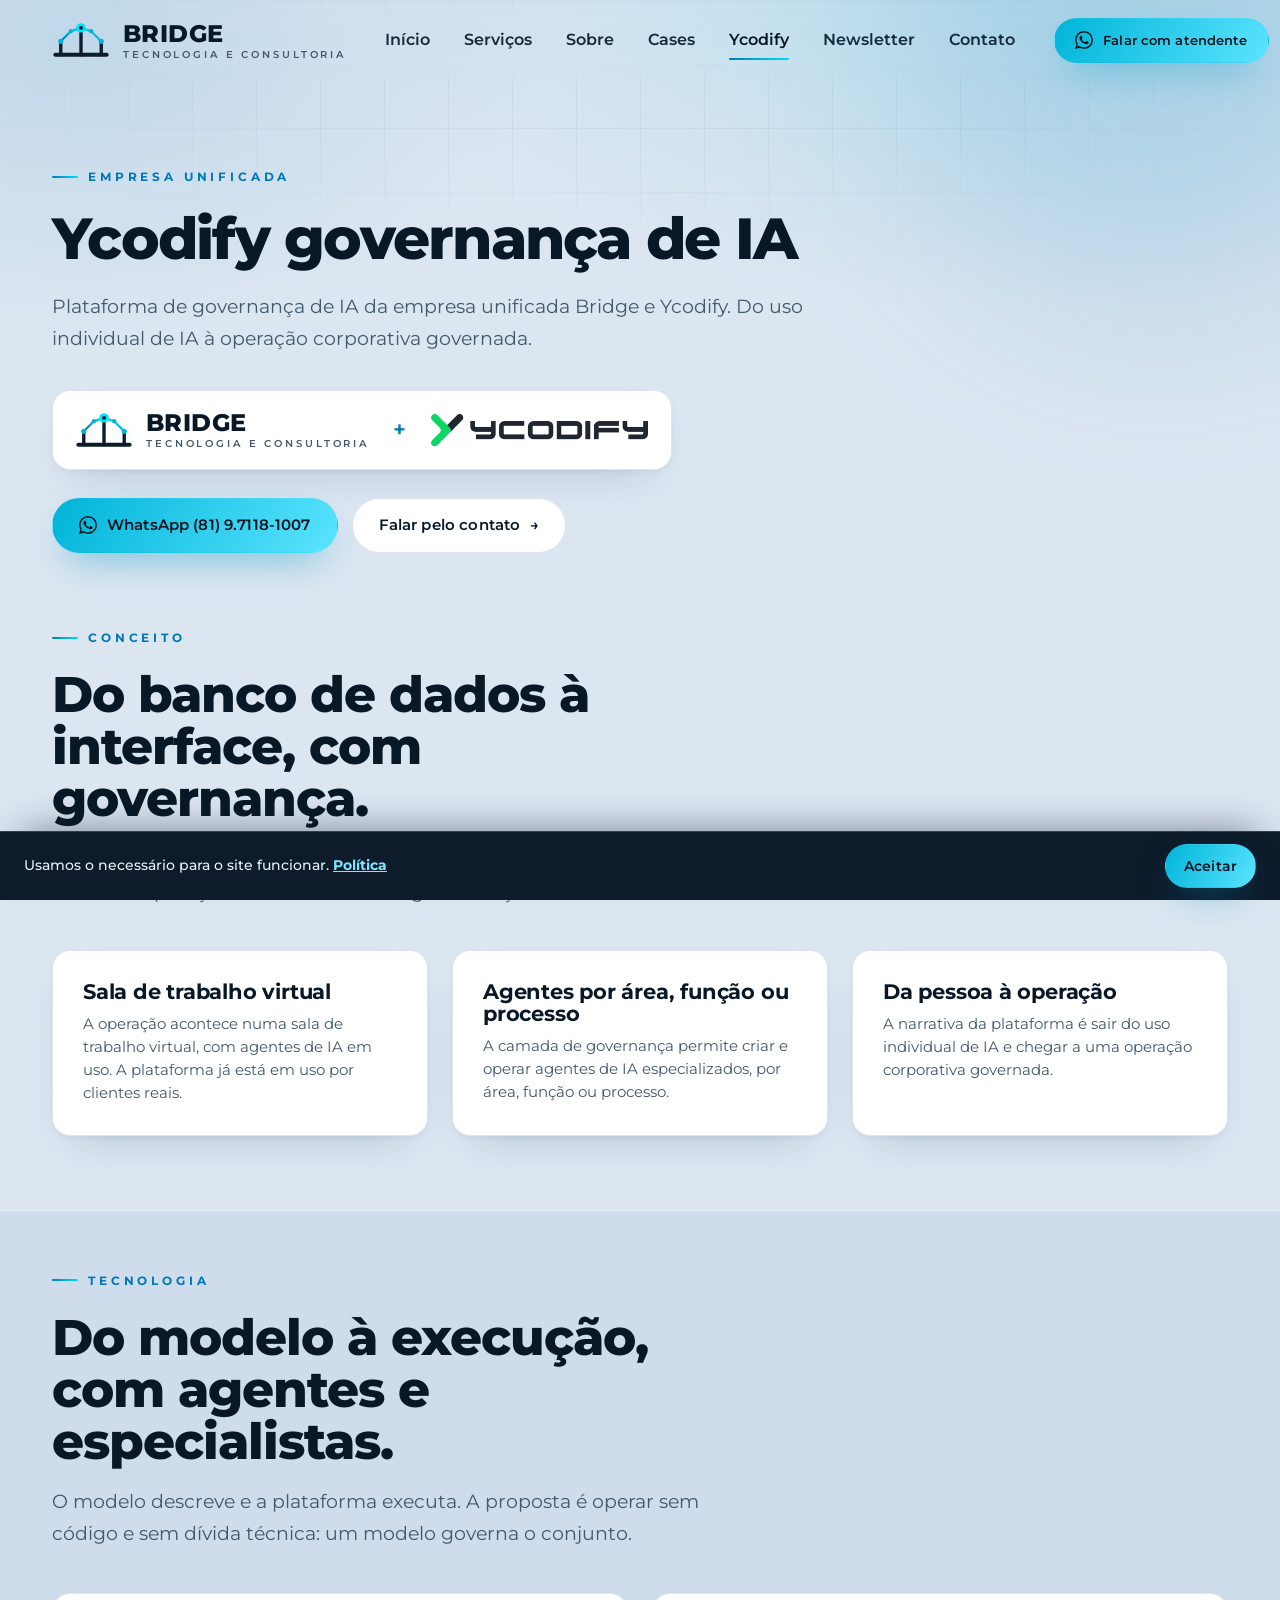
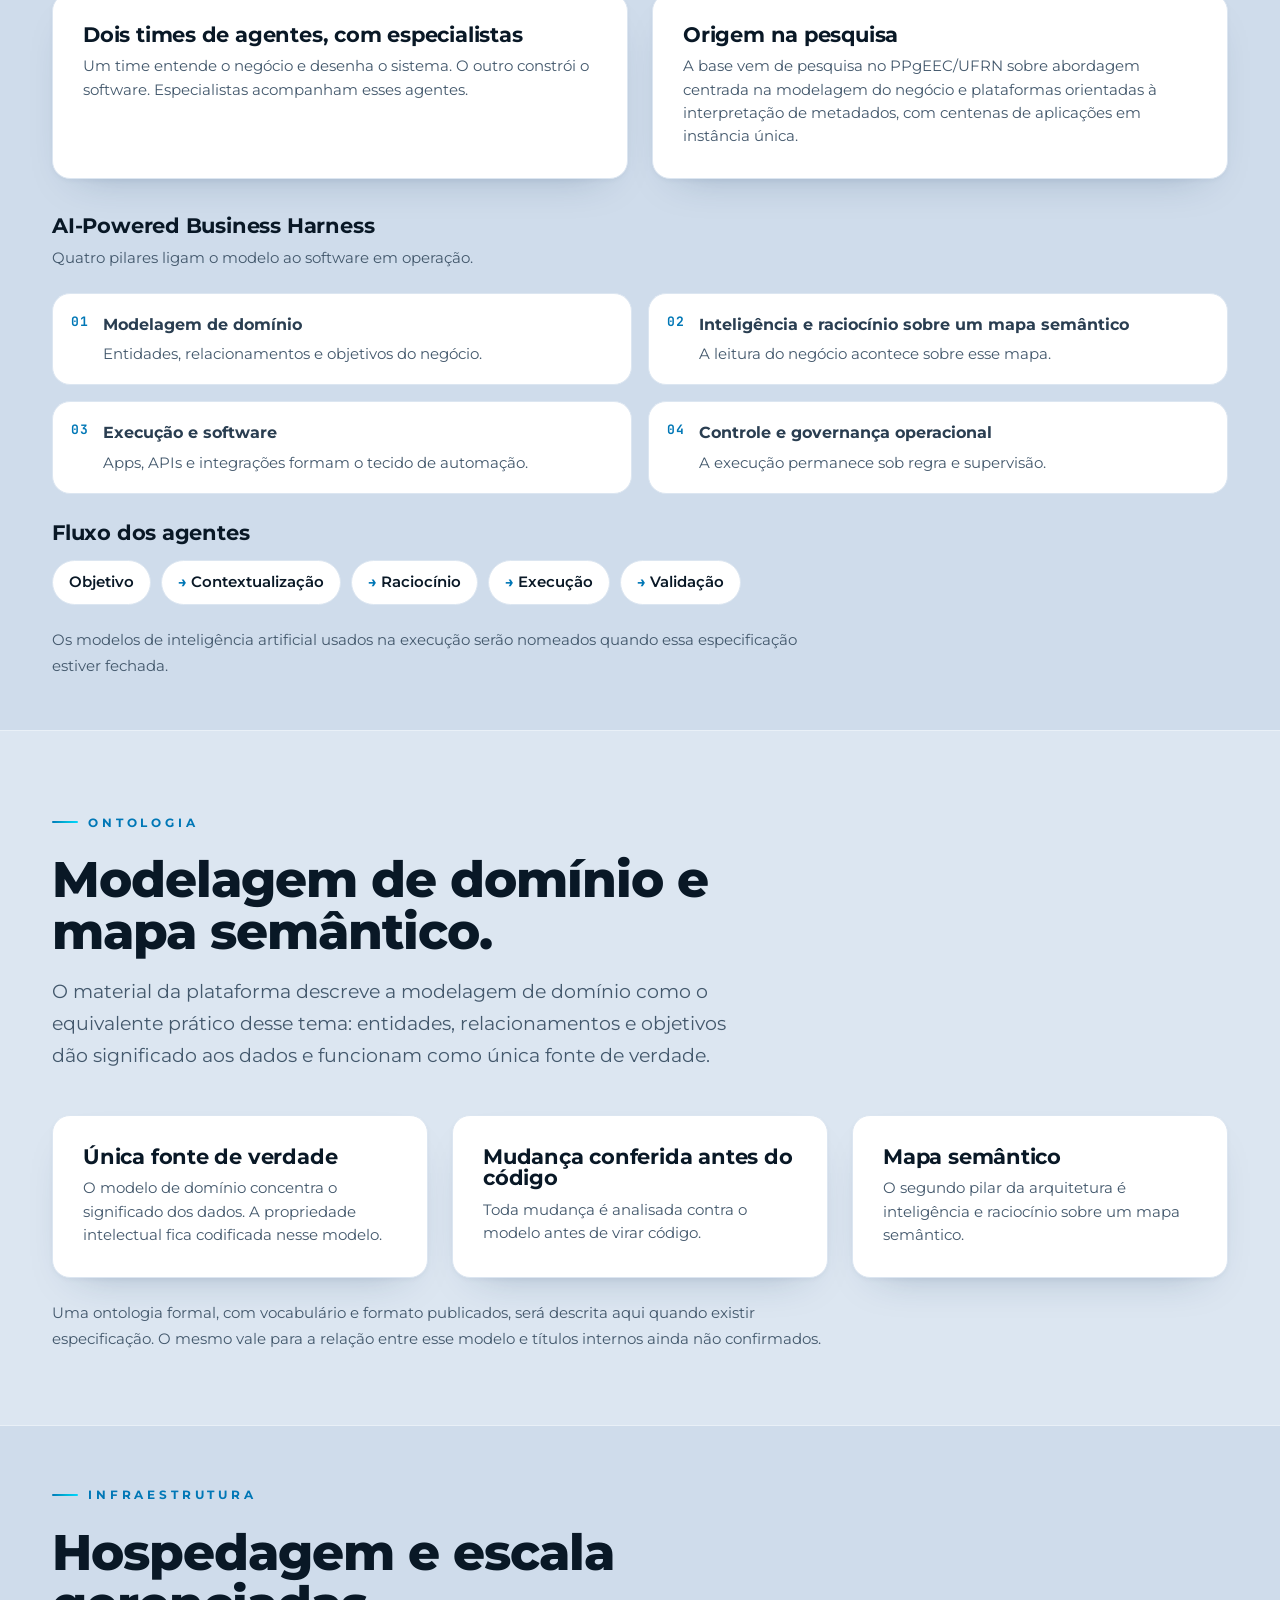
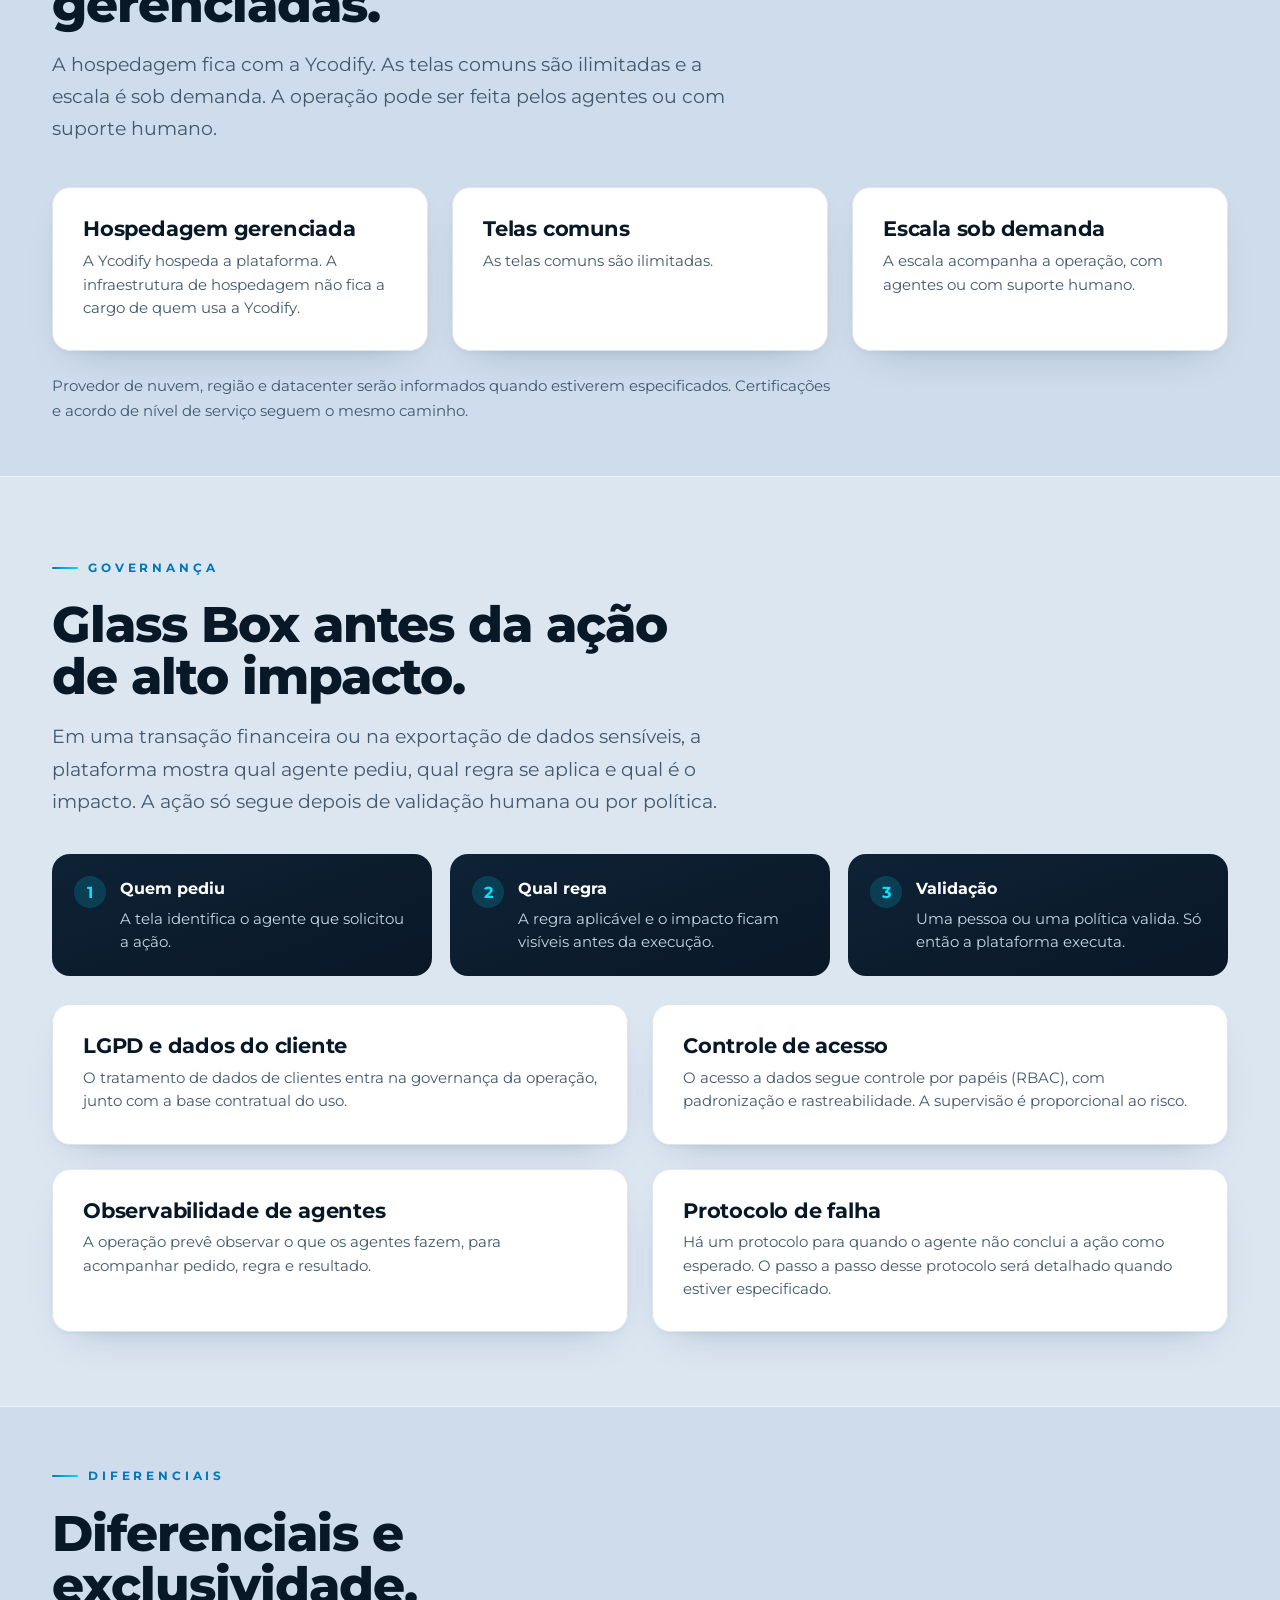
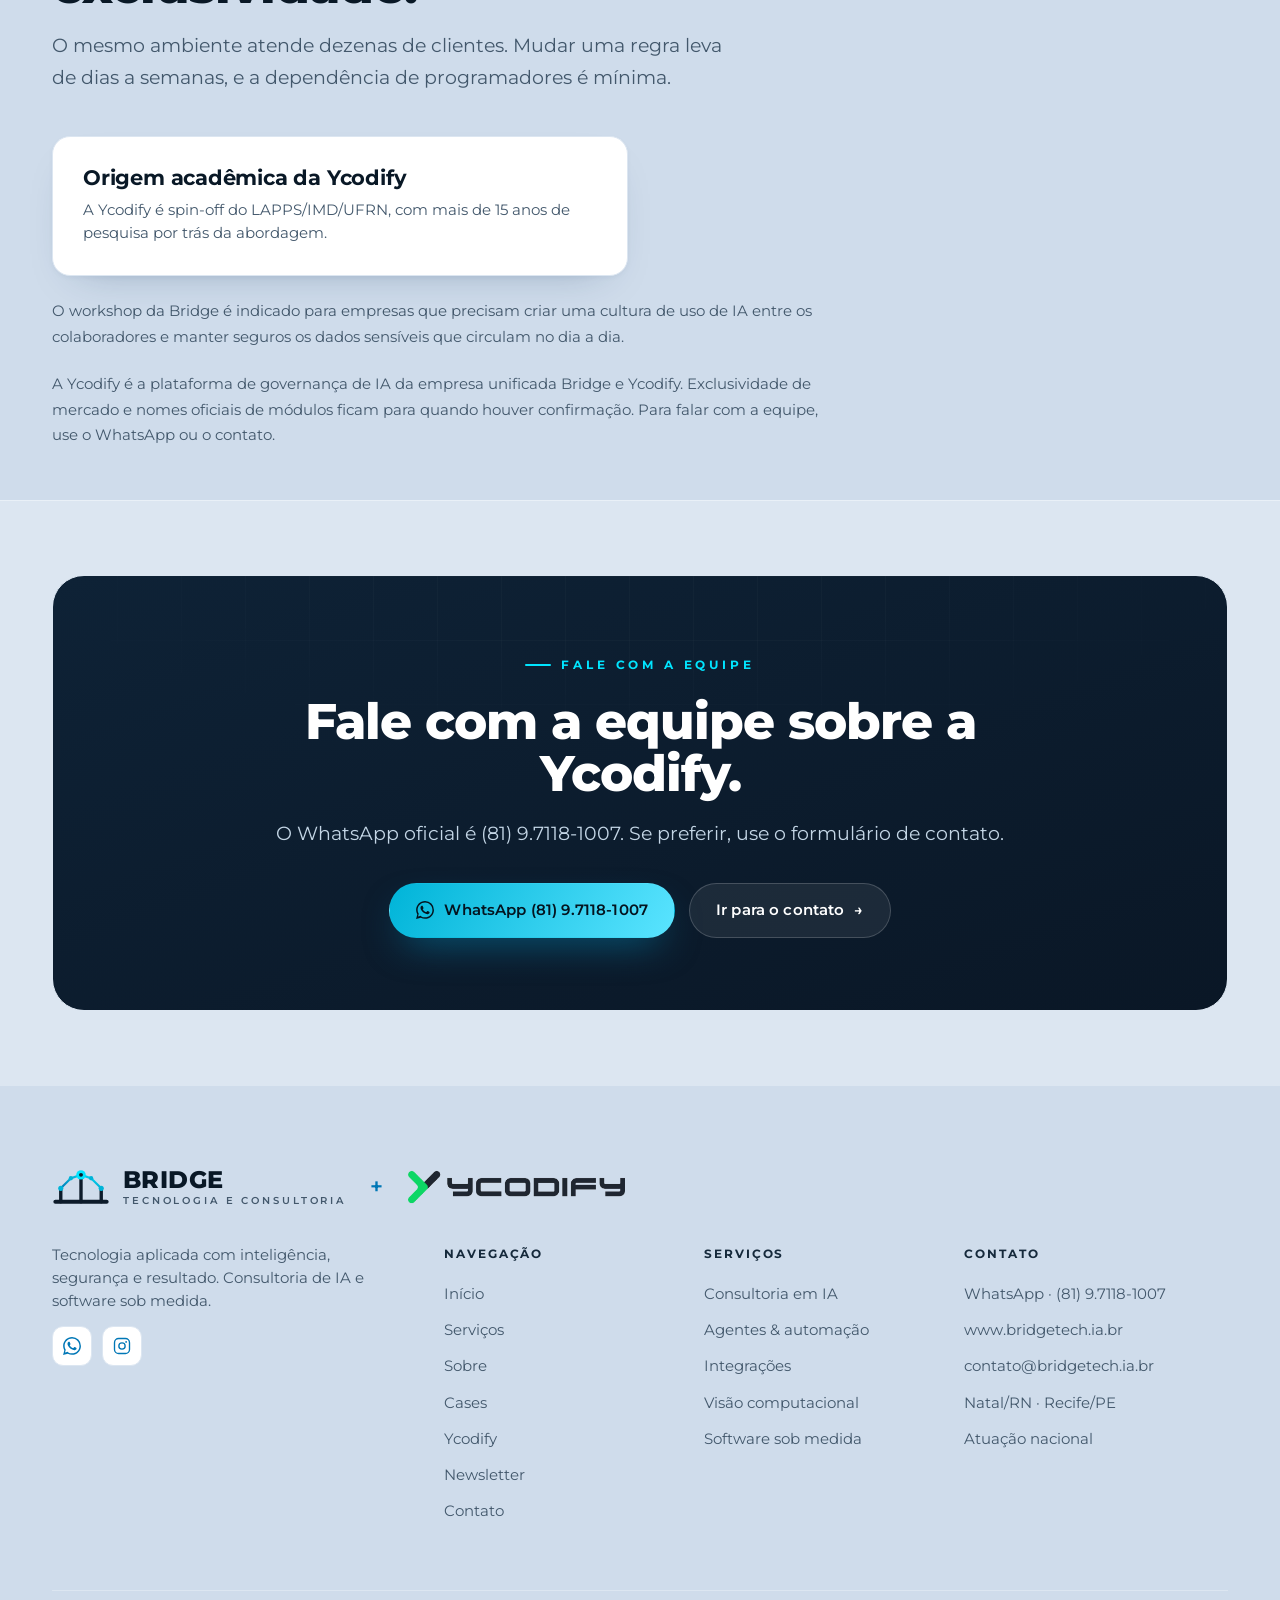
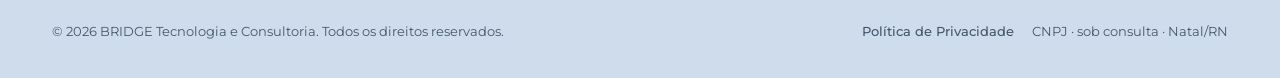
<file: forger.html>
<!DOCTYPE html>
<html lang="pt-BR">
<head>
<meta charset="UTF-8">
<meta name="viewport" content="width=device-width, initial-scale=1.0">
<title>Ycodify governança de IA | BRIDGE e Ycodify</title>
<meta name="description" content="Ycodify governança de IA: plataforma da empresa unificada Bridge e Ycodify, com agentes, regras visíveis e validação antes de ações de alto impacto.">
<meta name="keywords" content="Ycodify, governança de IA, agentes de IA, modelagem de domínio, Glass Box, LGPD, BRIDGE Tecnologia e Consultoria">
<meta name="author" content="BRIDGE Tecnologia e Consultoria">
<meta name="robots" content="index, follow, max-image-preview:large">
<meta name="theme-color" content="#0D1B2A">
<link rel="canonical" href="https://www.bridgetech.ia.br/forger.html">
<meta property="og:type" content="website">
<meta property="og:site_name" content="BRIDGE Tecnologia e Consultoria">
<meta property="og:locale" content="pt_BR">
<meta property="og:title" content="Ycodify governança de IA | BRIDGE e Ycodify">
<meta property="og:description" content="Ycodify governança de IA: plataforma da empresa unificada Bridge e Ycodify, com agentes, regras visíveis e validação antes de ações de alto impacto.">
<meta property="og:url" content="https://www.bridgetech.ia.br/forger.html">
<meta property="og:image" content="https://www.bridgetech.ia.br/assets/og-image.png">
<meta property="og:image:width" content="1200">
<meta property="og:image:height" content="630">
<meta property="og:image:type" content="image/png">
<meta property="og:image:alt" content="BRIDGE — IA aplicada, automação e software sob medida.">
<meta name="twitter:card" content="summary_large_image">
<meta name="twitter:title" content="Ycodify governança de IA | BRIDGE e Ycodify">
<meta name="twitter:description" content="Ycodify governança de IA: plataforma da empresa unificada Bridge e Ycodify, com agentes, regras visíveis e validação antes de ações de alto impacto.">
<meta name="twitter:image" content="https://www.bridgetech.ia.br/assets/og-image.png">
<!-- [DADO A CONFIRMAR] -->
<script type="application/ld+json">
{
  "@context": "https://schema.org",
  "@graph": [
    {
      "@type": "SoftwareApplication",
      "@id": "https://www.bridgetech.ia.br/forger.html#software",
      "name": "Ycodify",
      "alternateName": "Ycodify governança de IA",
      "applicationCategory": "BusinessApplication",
      "applicationSubCategory": "Governança de inteligência artificial",
      "description": "Plataforma de governança de IA da empresa unificada Bridge e Ycodify. O modelo descreve o negócio e a plataforma executa, com validação antes de ações de alto impacto.",
      "url": "https://www.bridgetech.ia.br/forger.html",
      "inLanguage": "pt-BR",
      "provider": {
        "@type": "Organization",
        "name": "Bridge + Ycodify"
      },
      "brand": [
        { "@type": "Brand", "name": "BRIDGE" },
        { "@type": "Brand", "name": "Ycodify" }
      ],
      "featureList": [
        "Modelagem de domínio como fonte de verdade",
        "Mapa semântico para raciocínio",
        "Agentes de IA com especialistas",
        "Governança Glass Box antes de ações de alto impacto",
        "Hospedagem e escala gerenciadas"
      ]
    },
    {
      "@type": "BreadcrumbList",
      "itemListElement": [
        { "@type": "ListItem", "position": 1, "name": "Início", "item": "https://www.bridgetech.ia.br/" },
        { "@type": "ListItem", "position": 2, "name": "Ycodify governança de IA", "item": "https://www.bridgetech.ia.br/forger.html" }
      ]
    }
  ]
}
</script>
<link rel="preconnect" href="https://fonts.googleapis.com">
<link rel="preconnect" href="https://fonts.gstatic.com" crossorigin>
<link rel="icon" type="image/svg+xml" href="assets/favicon.svg">
<link rel="icon" type="image/png" sizes="512x512" href="assets/favicon.png">
<link rel="apple-touch-icon" href="assets/apple-touch-icon.png">
<link rel="stylesheet" href="assets/bridge.css">
</head>
<body>
<a class="skip-link" href="#conteudo">Pular para o conteúdo</a>

<!-- ===================== NAV ===================== -->
<nav class="nav">
  <div class="nav-inner">
    <a href="index.html" class="brand" aria-label="BRIDGE — início">
      <svg viewBox="7 33 86 54"><defs><linearGradient id="nbg" x1="0" y1="1" x2="1" y2="0"><stop offset="0%" stop-color="#0077B6"/><stop offset="52%" stop-color="#00B4D8"/><stop offset="100%" stop-color="#00E5FF"/></linearGradient></defs><line x1="12" y1="82" x2="88" y2="82" stroke="#0D1B2A" stroke-width="6" stroke-linecap="round"/><g stroke="#0D1B2A" stroke-width="5" stroke-linecap="round"><line x1="20" y1="62" x2="20" y2="82"/><line x1="80" y1="62" x2="80" y2="82"/><line x1="50" y1="42" x2="50" y2="82"/></g><path d="M20 62 L 35 47 L 50 42 L 65 47 L 80 62" fill="none" stroke="url(#nbg)" stroke-width="3.2" stroke-linecap="round" stroke-linejoin="round"/><g fill="#00B4D8"><circle cx="20" cy="62" r="3.8"/><circle cx="35" cy="47" r="3.2"/><circle cx="65" cy="47" r="3.2"/><circle cx="80" cy="62" r="3.8"/></g><circle cx="50" cy="42" r="7" fill="#00E5FF"/><circle cx="50" cy="42" r="2.9" fill="#0D1B2A"/></svg>
      <span class="bt"><span class="bn">BRIDGE</span><span class="bs">Tecnologia e Consultoria</span></span>
    </a>
    <div class="nav-links">
      <a href="index.html">Início</a>
      <a href="servicos.html">Serviços</a>
      <a href="sobre.html">Sobre</a>
      <a href="cases.html">Cases</a>
      <a href="forger.html" class="active">Ycodify</a>
      <a href="newsletter.html">Newsletter</a>
      <a href="contato.html">Contato</a>
    </div>
    <div class="nav-cta">
      <a href="https://wa.me/5581971181007" target="_blank" rel="noopener" class="btn btn-whatsapp btn-sm"><span class="ic"><svg viewBox="0 0 24 24" fill="currentColor"><path d="M.057 24l1.687-6.163a11.867 11.867 0 0 1-1.587-5.946C.16 5.335 5.495 0 12.05 0a11.817 11.817 0 0 1 8.413 3.488 11.824 11.824 0 0 1 3.48 8.414c-.003 6.557-5.338 11.892-11.893 11.892a11.9 11.9 0 0 1-5.688-1.448L.057 24zm6.597-3.807c1.676.995 3.276 1.591 5.392 1.592 5.448 0 9.886-4.434 9.889-9.885.002-5.462-4.415-9.89-9.881-9.892-5.452 0-9.887 4.434-9.889 9.884a9.86 9.86 0 0 0 1.51 5.26l-.999 3.648 3.978-1.06zm11.387-5.464c-.074-.124-.272-.198-.57-.347-.297-.149-1.758-.868-2.031-.967-.272-.099-.47-.149-.669.149-.198.297-.768.967-.941 1.165-.173.198-.347.223-.644.074-.297-.149-1.255-.462-2.39-1.475-.883-.788-1.48-1.761-1.653-2.059-.173-.297-.018-.458.13-.606.134-.133.297-.347.446-.521.151-.172.2-.296.3-.495.099-.198.05-.372-.025-.521-.075-.148-.669-1.611-.916-2.206-.242-.579-.487-.501-.669-.51l-.57-.01c-.198 0-.52.074-.792.372s-1.04 1.016-1.04 2.479 1.065 2.876 1.213 3.074c.149.198 2.096 3.2 5.077 4.487.709.306 1.263.489 1.694.626.712.226 1.36.194 1.872.118.571-.085 1.758-.719 2.006-1.413.248-.695.248-1.29.173-1.414z"/></svg></span>Falar com atendente</a>
      <button class="nav-toggle" aria-label="Menu"><span></span><span></span><span></span></button>
    </div>
  </div>
</nav>
<div class="mobile-menu">
  <a href="index.html">Início</a>
  <a href="servicos.html">Serviços</a>
  <a href="sobre.html">Sobre</a>
  <a href="cases.html">Cases</a>
  <a href="forger.html">Ycodify</a>
  <a href="newsletter.html">Newsletter</a>
  <a href="contato.html">Contato</a>
  <a href="https://wa.me/5581971181007" target="_blank" rel="noopener" class="btn btn-whatsapp" style="margin-top:24px;font-size:16px"><span class="ic"><svg viewBox="0 0 24 24" fill="currentColor"><path d="M.057 24l1.687-6.163a11.867 11.867 0 0 1-1.587-5.946C.16 5.335 5.495 0 12.05 0a11.817 11.817 0 0 1 8.413 3.488 11.824 11.824 0 0 1 3.48 8.414c-.003 6.557-5.338 11.892-11.893 11.892a11.9 11.9 0 0 1-5.688-1.448L.057 24zm6.597-3.807c1.676.995 3.276 1.591 5.392 1.592 5.448 0 9.886-4.434 9.889-9.885.002-5.462-4.415-9.89-9.881-9.892-5.452 0-9.887 4.434-9.889 9.884a9.86 9.86 0 0 0 1.51 5.26l-.999 3.648 3.978-1.06zm11.387-5.464c-.074-.124-.272-.198-.57-.347-.297-.149-1.758-.868-2.031-.967-.272-.099-.47-.149-.669.149-.198.297-.768.967-.941 1.165-.173.198-.347.223-.644.074-.297-.149-1.255-.462-2.39-1.475-.883-.788-1.48-1.761-1.653-2.059-.173-.297-.018-.458.13-.606.134-.133.297-.347.446-.521.151-.172.2-.296.3-.495.099-.198.05-.372-.025-.521-.075-.148-.669-1.611-.916-2.206-.242-.579-.487-.501-.669-.51l-.57-.01c-.198 0-.52.074-.792.372s-1.04 1.016-1.04 2.479 1.065 2.876 1.213 3.074c.149.198 2.096 3.2 5.077 4.487.709.306 1.263.489 1.694.626.712.226 1.36.194 1.872.118.571-.085 1.758-.719 2.006-1.413.248-.695.248-1.29.173-1.414z"/></svg></span>Falar com atendente</a>
</div>

<main id="conteudo">
<header class="section" style="padding-top:160px;padding-bottom:48px;position:relative;overflow:hidden">
  <div class="bg-grid"></div>
  <div class="glow-orb" style="width:520px;height:520px;background:#0077B6;top:-200px;right:-140px;opacity:.14"></div>
  <div class="wrap" style="position:relative;z-index:2">
    <div class="section-head reveal" style="max-width:860px">
      <div class="eyebrow">Empresa unificada</div>
      <h1 class="h-display" style="font-size:clamp(34px,4.6vw,58px)">Ycodify governança de IA</h1>
      <p class="lead" style="margin-top:22px;max-width:62ch">Plataforma de governança de IA da empresa unificada Bridge e Ycodify. Do uso individual de IA à operação corporativa governada.</p>
    </div>
    <div class="co-brands brand-lockup reveal d1" aria-label="Bridge e Ycodify">
      <a href="index.html" class="brand co-brand" aria-label="BRIDGE — início">
      <svg viewBox="7 33 86 54"><defs><linearGradient id="cbg" x1="0" y1="1" x2="1" y2="0"><stop offset="0%" stop-color="#0077B6"/><stop offset="52%" stop-color="#00B4D8"/><stop offset="100%" stop-color="#00E5FF"/></linearGradient></defs><line x1="12" y1="82" x2="88" y2="82" stroke="#0D1B2A" stroke-width="6" stroke-linecap="round"/><g stroke="#0D1B2A" stroke-width="5" stroke-linecap="round"><line x1="20" y1="62" x2="20" y2="82"/><line x1="80" y1="62" x2="80" y2="82"/><line x1="50" y1="42" x2="50" y2="82"/></g><path d="M20 62 L 35 47 L 50 42 L 65 47 L 80 62" fill="none" stroke="url(#cbg)" stroke-width="3.2" stroke-linecap="round" stroke-linejoin="round"/><g fill="#00B4D8"><circle cx="20" cy="62" r="3.8"/><circle cx="35" cy="47" r="3.2"/><circle cx="65" cy="47" r="3.2"/><circle cx="80" cy="62" r="3.8"/></g><circle cx="50" cy="42" r="7" fill="#00E5FF"/><circle cx="50" cy="42" r="2.9" fill="#0D1B2A"/></svg>
      <span class="bt"><span class="bn">BRIDGE</span><span class="bs">Tecnologia e Consultoria</span></span>
    </a>
      <span class="lockup-pair"><span class="lockup-sep" aria-hidden="true">+</span>
      <img class="ycodify-logo" src="assets/ycodify-logo.webp" alt="Ycodify" width="219" height="34" decoding="async"></span>
    </div>
    <div class="hero-actions reveal d2">
      <a href="https://wa.me/5581971181007" target="_blank" rel="noopener" class="btn btn-whatsapp"><span class="ic"><svg viewBox="0 0 24 24" fill="currentColor"><path d="M.057 24l1.687-6.163a11.867 11.867 0 0 1-1.587-5.946C.16 5.335 5.495 0 12.05 0a11.817 11.817 0 0 1 8.413 3.488 11.824 11.824 0 0 1 3.48 8.414c-.003 6.557-5.338 11.892-11.893 11.892a11.9 11.9 0 0 1-5.688-1.448L.057 24zm6.597-3.807c1.676.995 3.276 1.591 5.392 1.592 5.448 0 9.886-4.434 9.889-9.885.002-5.462-4.415-9.89-9.881-9.892-5.452 0-9.887 4.434-9.889 9.884a9.86 9.86 0 0 0 1.51 5.26l-.999 3.648 3.978-1.06zm11.387-5.464c-.074-.124-.272-.198-.57-.347-.297-.149-1.758-.868-2.031-.967-.272-.099-.47-.149-.669.149-.198.297-.768.967-.941 1.165-.173.198-.347.223-.644.074-.297-.149-1.255-.462-2.39-1.475-.883-.788-1.48-1.761-1.653-2.059-.173-.297-.018-.458.13-.606.134-.133.297-.347.446-.521.151-.172.2-.296.3-.495.099-.198.05-.372-.025-.521-.075-.148-.669-1.611-.916-2.206-.242-.579-.487-.501-.669-.51l-.57-.01c-.198 0-.52.074-.792.372s-1.04 1.016-1.04 2.479 1.065 2.876 1.213 3.074c.149.198 2.096 3.2 5.077 4.487.709.306 1.263.489 1.694.626.712.226 1.36.194 1.872.118.571-.085 1.758-.719 2.006-1.413.248-.695.248-1.29.173-1.414z"/></svg></span>WhatsApp (81) 9.7118-1007</a>
      <a href="contato.html" class="btn btn-ghost">Falar pelo contato <span class="ar">→</span></a>
    </div>
  </div>
</header>

<section class="section" id="conceito" style="padding-top:20px">
  <div class="wrap">
    <div class="section-head reveal">
      <div class="eyebrow">Conceito</div>
      <h2 class="h-section">Do banco de dados à interface, com governança.</h2>
      <p class="lead">A Ycodify cobre o caminho do banco de dados à interface, com agentes de IA em operação e uma camada de governança sobre o uso.</p>
    </div>
    <div class="grid g-3" style="margin-top:42px">
      <article class="card reveal">
        <h3 class="h-card">Sala de trabalho virtual</h3>
        <p>A operação acontece numa sala de trabalho virtual, com agentes de IA em uso. A plataforma já está em uso por clientes reais.</p>
      </article>
      <article class="card reveal d1">
        <h3 class="h-card">Agentes por área, função ou processo</h3>
        <p>A camada de governança permite criar e operar agentes de IA especializados, por área, função ou processo.</p>
      </article>
      <article class="card reveal d2">
        <h3 class="h-card">Da pessoa à operação</h3>
        <p>A narrativa da plataforma é sair do uso individual de IA e chegar a uma operação corporativa governada.</p>
      </article>
    </div>
  </div>
</section>

<section class="section tight" id="tecnologia" style="background:var(--band);border-top:1px solid var(--line-soft);border-bottom:1px solid var(--line-soft)">
  <div class="wrap">
    <div class="section-head reveal">
      <div class="eyebrow">Tecnologia</div>
      <h2 class="h-section">Do modelo à execução, com agentes e especialistas.</h2>
      <p class="lead">O modelo descreve e a plataforma executa. A proposta é operar sem código e sem dívida técnica: um modelo governa o conjunto.</p>
    </div>
    <div class="grid g-2" style="margin-top:42px">
      <article class="card reveal">
        <h3 class="h-card">Dois times de agentes, com especialistas</h3>
        <p>Um time entende o negócio e desenha o sistema. O outro constrói o software. Especialistas acompanham esses agentes.</p>
      </article>
      <article class="card reveal d1">
        <h3 class="h-card">Origem na pesquisa</h3>
        <p>A base vem de pesquisa no PPgEEC/UFRN sobre abordagem centrada na modelagem do negócio e plataformas orientadas à interpretação de metadados, com centenas de aplicações em instância única.</p>
      </article>
    </div>
    <div class="reveal" style="margin-top:36px">
      <h3 class="h-card">AI-Powered Business Harness</h3>
      <p class="gap-note" style="margin-top:8px">Quatro pilares ligam o modelo ao software em operação.</p>
    </div>
    <ol class="pillar-list reveal">
      <li><span>01</span><div><strong>Modelagem de domínio</strong><p>Entidades, relacionamentos e objetivos do negócio.</p></div></li>
      <li><span>02</span><div><strong>Inteligência e raciocínio sobre um mapa semântico</strong><p>A leitura do negócio acontece sobre esse mapa.</p></div></li>
      <li><span>03</span><div><strong>Execução e software</strong><p>Apps, APIs e integrações formam o tecido de automação.</p></div></li>
      <li><span>04</span><div><strong>Controle e governança operacional</strong><p>A execução permanece sob regra e supervisão.</p></div></li>
    </ol>
    <div class="reveal" style="margin-top:28px">
      <h3 class="h-card">Fluxo dos agentes</h3>
      <ol class="flow-list">
        <li>Objetivo</li>
        <li>Contextualização</li>
        <li>Raciocínio</li>
        <li>Execução</li>
        <li>Validação</li>
      </ol>
    </div>
    <!-- [DADO A CONFIRMAR] -->
    <p class="gap-note reveal">Os modelos de inteligência artificial usados na execução serão nomeados quando essa especificação estiver fechada.</p>
  </div>
</section>

<section class="section" id="ontologia">
  <div class="wrap">
    <div class="section-head reveal">
      <div class="eyebrow">Ontologia</div>
      <h2 class="h-section">Modelagem de domínio e mapa semântico.</h2>
      <p class="lead">O material da plataforma descreve a modelagem de domínio como o equivalente prático desse tema: entidades, relacionamentos e objetivos dão significado aos dados e funcionam como única fonte de verdade.</p>
    </div>
    <div class="grid g-3" style="margin-top:42px">
      <article class="card reveal">
        <h3 class="h-card">Única fonte de verdade</h3>
        <p>O modelo de domínio concentra o significado dos dados. A propriedade intelectual fica codificada nesse modelo.</p>
      </article>
      <article class="card reveal d1">
        <h3 class="h-card">Mudança conferida antes do código</h3>
        <p>Toda mudança é analisada contra o modelo antes de virar código.</p>
      </article>
      <article class="card reveal d2">
        <h3 class="h-card">Mapa semântico</h3>
        <p>O segundo pilar da arquitetura é inteligência e raciocínio sobre um mapa semântico.</p>
      </article>
    </div>
    <!-- [DADO A CONFIRMAR] -->
    <p class="gap-note reveal">Uma ontologia formal, com vocabulário e formato publicados, será descrita aqui quando existir especificação. O mesmo vale para a relação entre esse modelo e títulos internos ainda não confirmados.</p>
  </div>
</section>

<section class="section tight" id="infraestrutura" style="background:var(--band);border-top:1px solid var(--line-soft);border-bottom:1px solid var(--line-soft)">
  <div class="wrap">
    <div class="section-head reveal">
      <div class="eyebrow">Infraestrutura</div>
      <h2 class="h-section">Hospedagem e escala gerenciadas.</h2>
      <p class="lead">A hospedagem fica com a Ycodify. As telas comuns são ilimitadas e a escala é sob demanda. A operação pode ser feita pelos agentes ou com suporte humano.</p>
    </div>
    <div class="grid g-3" style="margin-top:42px">
      <article class="card reveal"><h3 class="h-card">Hospedagem gerenciada</h3><p>A Ycodify hospeda a plataforma. A infraestrutura de hospedagem não fica a cargo de quem usa a Ycodify.</p></article>
      <article class="card reveal d1"><h3 class="h-card">Telas comuns</h3><p>As telas comuns são ilimitadas.</p></article>
      <article class="card reveal d2"><h3 class="h-card">Escala sob demanda</h3><p>A escala acompanha a operação, com agentes ou com suporte humano.</p></article>
    </div>
    <!-- [DADO A CONFIRMAR] -->
    <p class="gap-note reveal">Provedor de nuvem, região e datacenter serão informados quando estiverem especificados. Certificações e acordo de nível de serviço seguem o mesmo caminho.</p>
  </div>
</section>

<section class="section" id="governanca">
  <div class="wrap">
    <div class="section-head reveal">
      <div class="eyebrow">Governança</div>
      <h2 class="h-section">Glass Box antes da ação de alto impacto.</h2>
      <p class="lead">Em uma transação financeira ou na exportação de dados sensíveis, a plataforma mostra qual agente pediu, qual regra se aplica e qual é o impacto. A ação só segue depois de validação humana ou por política.</p>
    </div>
    <ol class="glass-steps reveal">
      <li><span>1</span><div><strong>Quem pediu</strong><p>A tela identifica o agente que solicitou a ação.</p></div></li>
      <li><span>2</span><div><strong>Qual regra</strong><p>A regra aplicável e o impacto ficam visíveis antes da execução.</p></div></li>
      <li><span>3</span><div><strong>Validação</strong><p>Uma pessoa ou uma política valida. Só então a plataforma executa.</p></div></li>
    </ol>
    <div class="grid g-2" style="margin-top:28px">
      <article class="card reveal">
        <h3 class="h-card">LGPD e dados do cliente</h3>
        <p>O tratamento de dados de clientes entra na governança da operação, junto com a base contratual do uso.</p>
      </article>
      <article class="card reveal d1">
        <h3 class="h-card">Controle de acesso</h3>
        <p>O acesso a dados segue controle por papéis (RBAC), com padronização e rastreabilidade. A supervisão é proporcional ao risco.</p>
      </article>
      <article class="card reveal">
        <h3 class="h-card">Observabilidade de agentes</h3>
        <p>A operação prevê observar o que os agentes fazem, para acompanhar pedido, regra e resultado.</p>
      </article>
      <article class="card reveal d1">
        <h3 class="h-card">Protocolo de falha</h3>
        <!-- [DADO A CONFIRMAR] -->
        <p>Há um protocolo para quando o agente não conclui a ação como esperado. O passo a passo desse protocolo será detalhado quando estiver especificado.</p>
      </article>
    </div>
  </div>
</section>

<section class="section tight" id="diferenciais" style="background:var(--band);border-top:1px solid var(--line-soft);border-bottom:1px solid var(--line-soft)">
  <div class="wrap">
    <div class="section-head reveal">
      <div class="eyebrow">Diferenciais</div>
      <h2 class="h-section">Diferenciais e exclusividade.</h2>
      <p class="lead">O mesmo ambiente atende dezenas de clientes. Mudar uma regra leva de dias a semanas, e a dependência de programadores é mínima.</p>
    </div>
    <div class="grid g-2" style="margin-top:42px">
      <article class="card reveal">
        <h3 class="h-card">Origem acadêmica da Ycodify</h3>
        <p>A Ycodify é spin-off do LAPPS/IMD/UFRN, com mais de 15 anos de pesquisa por trás da abordagem.</p>
      </article>
    </div>
    <p class="gap-note reveal">O workshop da Bridge é indicado para empresas que precisam criar uma cultura de uso de IA entre os colaboradores e manter seguros os dados sensíveis que circulam no dia a dia.</p>
    <!-- [DADO A CONFIRMAR] -->
    <p class="gap-note reveal">A Ycodify é a plataforma de governança de IA da empresa unificada Bridge e Ycodify. Exclusividade de mercado e nomes oficiais de módulos ficam para quando houver confirmação. Para falar com a equipe, use o WhatsApp ou o contato.</p>
  </div>
</section>

<section class="section" id="falar">
  <div class="wrap">
    <div class="cta-band reveal on-dark">
      <div class="bg-grid" style="opacity:.4"></div>
      <div class="cta-inner">
        <div class="eyebrow center">Fale com a equipe</div>
        <h2 class="h-section" style="max-width:22ch;margin:0 auto">Fale com a equipe sobre a Ycodify.</h2>
        <p class="lead" style="margin:18px auto 0;text-align:center">O WhatsApp oficial é (81) 9.7118-1007. Se preferir, use o formulário de contato.</p>
        <div class="cta-actions">
          <a href="https://wa.me/5581971181007" target="_blank" rel="noopener" class="btn btn-whatsapp"><span class="ic"><svg viewBox="0 0 24 24" fill="currentColor"><path d="M.057 24l1.687-6.163a11.867 11.867 0 0 1-1.587-5.946C.16 5.335 5.495 0 12.05 0a11.817 11.817 0 0 1 8.413 3.488 11.824 11.824 0 0 1 3.48 8.414c-.003 6.557-5.338 11.892-11.893 11.892a11.9 11.9 0 0 1-5.688-1.448L.057 24zm6.597-3.807c1.676.995 3.276 1.591 5.392 1.592 5.448 0 9.886-4.434 9.889-9.885.002-5.462-4.415-9.89-9.881-9.892-5.452 0-9.887 4.434-9.889 9.884a9.86 9.86 0 0 0 1.51 5.26l-.999 3.648 3.978-1.06zm11.387-5.464c-.074-.124-.272-.198-.57-.347-.297-.149-1.758-.868-2.031-.967-.272-.099-.47-.149-.669.149-.198.297-.768.967-.941 1.165-.173.198-.347.223-.644.074-.297-.149-1.255-.462-2.39-1.475-.883-.788-1.48-1.761-1.653-2.059-.173-.297-.018-.458.13-.606.134-.133.297-.347.446-.521.151-.172.2-.296.3-.495.099-.198.05-.372-.025-.521-.075-.148-.669-1.611-.916-2.206-.242-.579-.487-.501-.669-.51l-.57-.01c-.198 0-.52.074-.792.372s-1.04 1.016-1.04 2.479 1.065 2.876 1.213 3.074c.149.198 2.096 3.2 5.077 4.487.709.306 1.263.489 1.694.626.712.226 1.36.194 1.872.118.571-.085 1.758-.719 2.006-1.413.248-.695.248-1.29.173-1.414z"/></svg></span>WhatsApp (81) 9.7118-1007</a>
          <a href="contato.html" class="btn btn-ghost">Ir para o contato <span class="ar">→</span></a>
        </div>
      </div>
    </div>
  </div>
</section>
</main>


<!-- ===================== FOOTER ===================== -->
<footer class="footer">
  <div class="wrap">
    <div class="brand-lockup footer-signature" aria-label="BRIDGE e Ycodify">
        <a href="index.html" class="brand">
          <svg viewBox="7 33 86 54"><defs><linearGradient id="fbg" x1="0" y1="1" x2="1" y2="0"><stop offset="0%" stop-color="#0077B6"/><stop offset="52%" stop-color="#00B4D8"/><stop offset="100%" stop-color="#00E5FF"/></linearGradient></defs><line x1="12" y1="82" x2="88" y2="82" stroke="#0D1B2A" stroke-width="6" stroke-linecap="round"/><g stroke="#0D1B2A" stroke-width="5" stroke-linecap="round"><line x1="20" y1="62" x2="20" y2="82"/><line x1="80" y1="62" x2="80" y2="82"/><line x1="50" y1="42" x2="50" y2="82"/></g><path d="M20 62 L 35 47 L 50 42 L 65 47 L 80 62" fill="none" stroke="url(#fbg)" stroke-width="3.2" stroke-linecap="round" stroke-linejoin="round"/><g fill="#00B4D8"><circle cx="20" cy="62" r="3.8"/><circle cx="35" cy="47" r="3.2"/><circle cx="65" cy="47" r="3.2"/><circle cx="80" cy="62" r="3.8"/></g><circle cx="50" cy="42" r="7" fill="#00E5FF"/><circle cx="50" cy="42" r="2.9" fill="#0D1B2A"/></svg>
          <span class="bt"><span class="bn">BRIDGE</span><span class="bs">Tecnologia e Consultoria</span></span>
        </a>
          <span class="lockup-pair"><span class="lockup-sep" aria-hidden="true">+</span>
          <img class="ycodify-logo" src="assets/ycodify-logo.webp" alt="Ycodify" width="219" height="34" decoding="async"></span>
        </div>
    <div class="footer-top">
      <div class="footer-col">
        <p class="footer-blurb">Tecnologia aplicada com inteligência, segurança e resultado. Consultoria de IA e software sob medida.</p>
        <div class="social">
          <a href="https://wa.me/5581971181007" target="_blank" rel="noopener" aria-label="WhatsApp"><svg viewBox="0 0 24 24" fill="currentColor"><path d="M.057 24l1.687-6.163a11.867 11.867 0 0 1-1.587-5.946C.16 5.335 5.495 0 12.05 0a11.817 11.817 0 0 1 8.413 3.488 11.824 11.824 0 0 1 3.48 8.414c-.003 6.557-5.338 11.892-11.893 11.892a11.9 11.9 0 0 1-5.688-1.448L.057 24zm6.597-3.807c1.676.995 3.276 1.591 5.392 1.592 5.448 0 9.886-4.434 9.889-9.885.002-5.462-4.415-9.89-9.881-9.892-5.452 0-9.887 4.434-9.889 9.884a9.86 9.86 0 0 0 1.51 5.26l-.999 3.648 3.978-1.06zm11.387-5.464c-.074-.124-.272-.198-.57-.347-.297-.149-1.758-.868-2.031-.967-.272-.099-.47-.149-.669.149-.198.297-.768.967-.941 1.165-.173.198-.347.223-.644.074-.297-.149-1.255-.462-2.39-1.475-.883-.788-1.48-1.761-1.653-2.059-.173-.297-.018-.458.13-.606.134-.133.297-.347.446-.521.151-.172.2-.296.3-.495.099-.198.05-.372-.025-.521-.075-.148-.669-1.611-.916-2.206-.242-.579-.487-.501-.669-.51l-.57-.01c-.198 0-.52.074-.792.372s-1.04 1.016-1.04 2.479 1.065 2.876 1.213 3.074c.149.198 2.096 3.2 5.077 4.487.709.306 1.263.489 1.694.626.712.226 1.36.194 1.872.118.571-.085 1.758-.719 2.006-1.413.248-.695.248-1.29.173-1.414z"/></svg></a>
          <a href="https://www.instagram.com/bridgetech.ia/" target="_blank" rel="noopener" aria-label="Instagram"><svg viewBox="0 0 24 24" fill="none" stroke="currentColor" stroke-width="1.8"><rect x="2" y="2" width="20" height="20" rx="5.5"/><circle cx="12" cy="12" r="4.2"/><circle cx="17.5" cy="6.5" r="1.2" fill="currentColor" stroke="none"/></svg></a>
        </div>
      </div>
      <div class="footer-col">
        <h4>Navegação</h4>
        <a href="index.html">Início</a>
        <a href="servicos.html">Serviços</a>
        <a href="sobre.html">Sobre</a>
        <a href="cases.html">Cases</a>
        <a href="forger.html">Ycodify</a>
        <a href="newsletter.html">Newsletter</a>
        <a href="contato.html">Contato</a>
      </div>
      <div class="footer-col">
        <h4>Serviços</h4>
        <a href="servicos.html">Consultoria em IA</a>
        <a href="servicos.html">Agentes &amp; automação</a>
        <a href="servicos.html">Integrações</a>
        <a href="servicos.html">Visão computacional</a>
        <a href="servicos.html">Software sob medida</a>
      </div>
      <div class="footer-col">
        <h4>Contato</h4>
        <a href="https://wa.me/5581971181007" target="_blank" rel="noopener">WhatsApp · (81) 9.7118-1007</a>
        <a href="https://www.bridgetech.ia.br" target="_blank" rel="noopener">www.bridgetech.ia.br</a>
        <a href="mailto:contato@bridgetech.ia.br">contato@bridgetech.ia.br</a>
        <p>Natal/RN · Recife/PE</p>
        <p>Atuação nacional</p>
      </div>
    </div>
    <div class="footer-bottom">
      <p>© <span data-year>2026</span> BRIDGE Tecnologia e Consultoria. Todos os direitos reservados.</p>
      <div class="footer-legal"><a href="privacidade.html">Política de Privacidade</a><span>CNPJ · sob consulta · Natal/RN</span></div>
    </div>
  </div>
</footer><style>
  .co-brands{display:flex;align-items:center;gap:24px;flex-wrap:wrap;margin-top:34px;padding:18px 22px;border:1px solid var(--line);border-radius:var(--radius);background:var(--bg-2);box-shadow:var(--shadow-card);width:fit-content;max-width:100%}
  .co-plus{font-size:22px;font-weight:600;color:var(--blue)}
  .hero-actions{display:flex;gap:14px;margin-top:28px;flex-wrap:wrap}
  .gap-note{margin-top:22px;color:var(--muted);font-size:15px;font-weight:400;line-height:1.7;max-width:78ch}
  .pillar-list{list-style:none;display:grid;grid-template-columns:1fr 1fr;gap:16px;margin-top:22px}
  .pillar-list li{display:flex;gap:14px;align-items:flex-start;padding:18px;border:1px solid var(--line);border-radius:var(--radius);background:var(--bg-2)}
  .pillar-list span{font-family:'JetBrains Mono',monospace;font-size:13px;font-weight:700;color:var(--blue);letter-spacing:.08em}
  .pillar-list p{color:var(--muted);font-size:14.5px;font-weight:400;margin-top:6px}
  .flow-list{list-style:none;display:flex;flex-wrap:wrap;gap:10px;margin-top:16px}
  .flow-list li{font-size:14.5px;font-weight:600;color:var(--ink);padding:10px 16px;border:1px solid var(--line);border-radius:999px;background:var(--bg-2)}
  .flow-list li+li::before{content:"→ ";color:var(--blue);font-weight:700}
  .glass-steps{list-style:none;display:grid;grid-template-columns:repeat(3,1fr);gap:18px;margin-top:36px}
  .glass-steps li{display:flex;gap:14px;align-items:flex-start;padding:22px;border-radius:var(--radius);background:linear-gradient(160deg,#0e2236,#0a1726);color:#fff}
  .glass-steps span{flex:none;width:32px;height:32px;border-radius:50%;display:flex;align-items:center;justify-content:center;background:rgba(0,229,255,.16);color:#00E5FF;font-weight:700}
  .glass-steps p{color:#c4d6e6;font-size:14.5px;font-weight:400;margin-top:6px}
  .cta-band{position:relative;overflow:hidden;border:1px solid var(--line);border-radius:32px;padding:72px 40px;background:linear-gradient(160deg,#0e2236,#0a1726)}
  .cta-inner{position:relative;z-index:2;text-align:center}
  .cta-actions{display:flex;gap:14px;justify-content:center;margin-top:32px;flex-wrap:wrap}
  @media (max-width:860px){
    .pillar-list,.glass-steps{grid-template-columns:1fr}
    .cta-band{padding:54px 22px}
    .co-brands{width:100%}
  }
</style>
<script src="assets/bridge.js"></script>
</body>
</html>
</file>
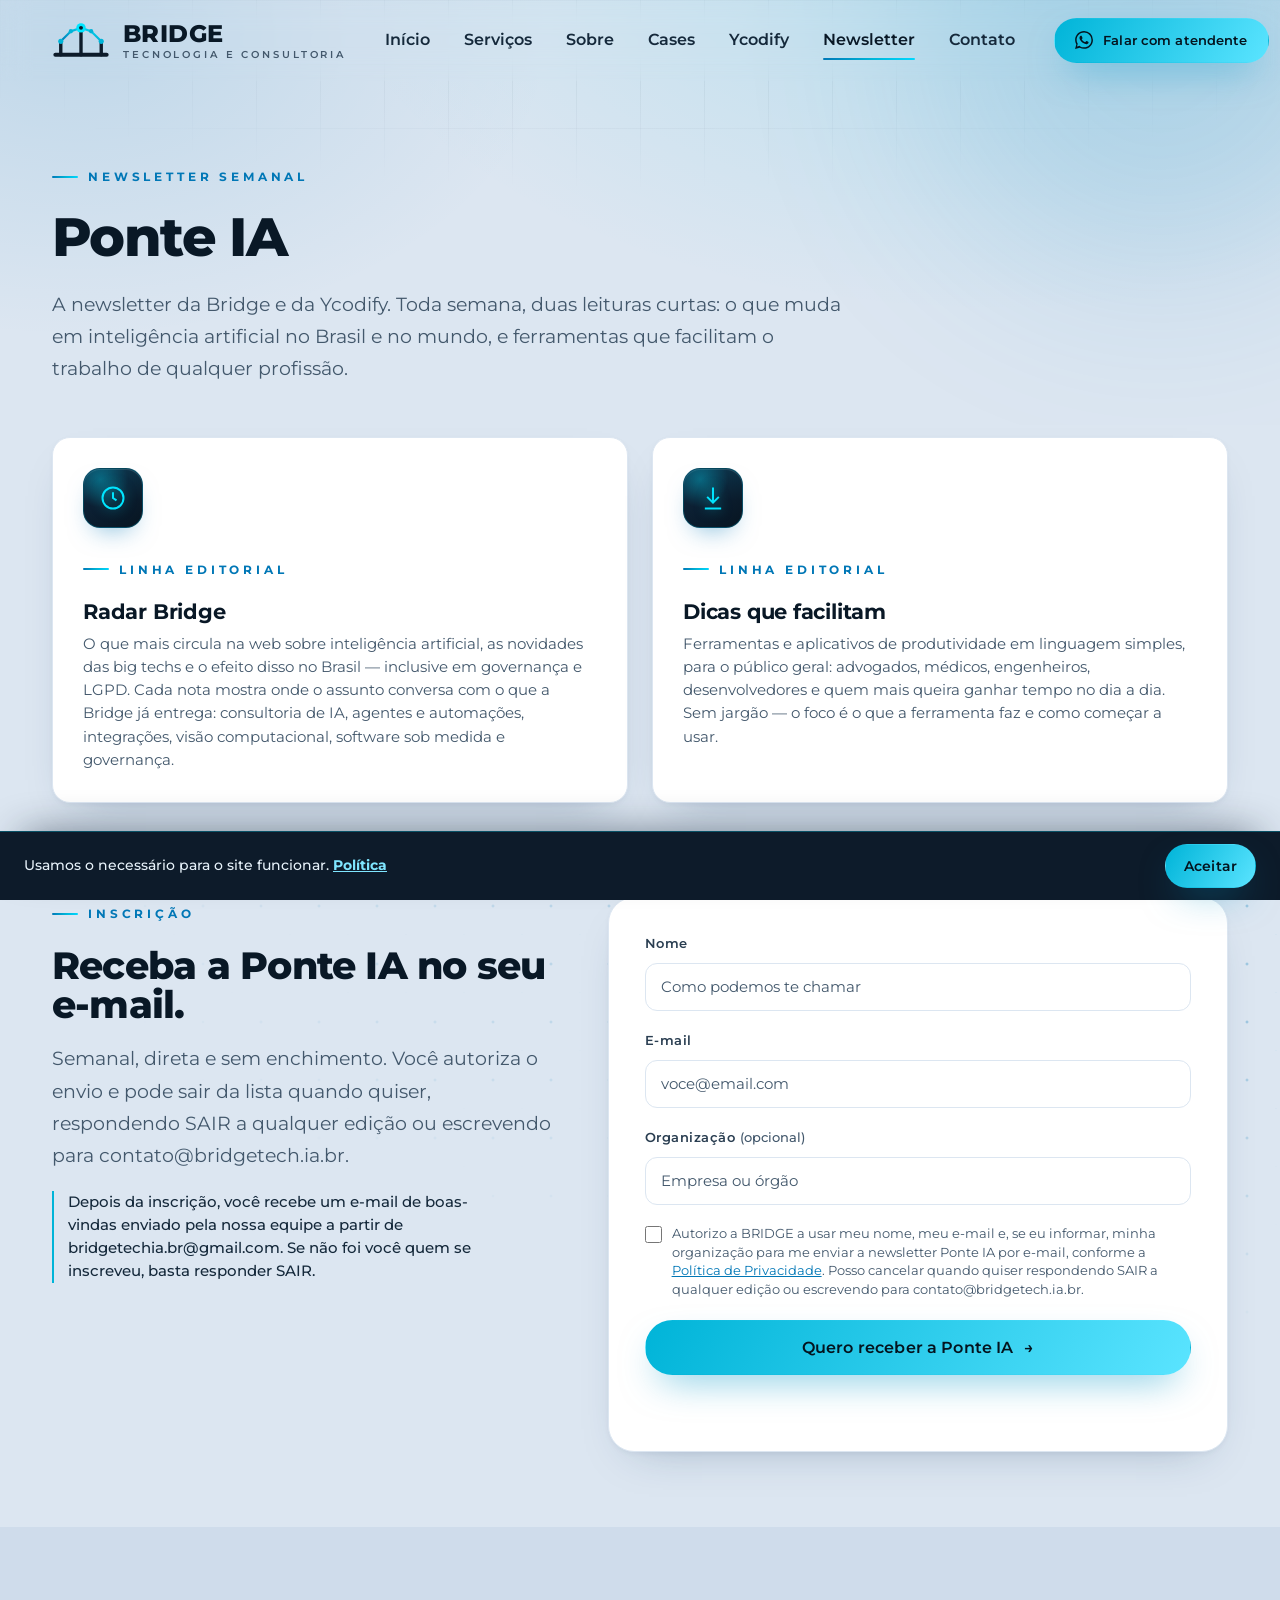
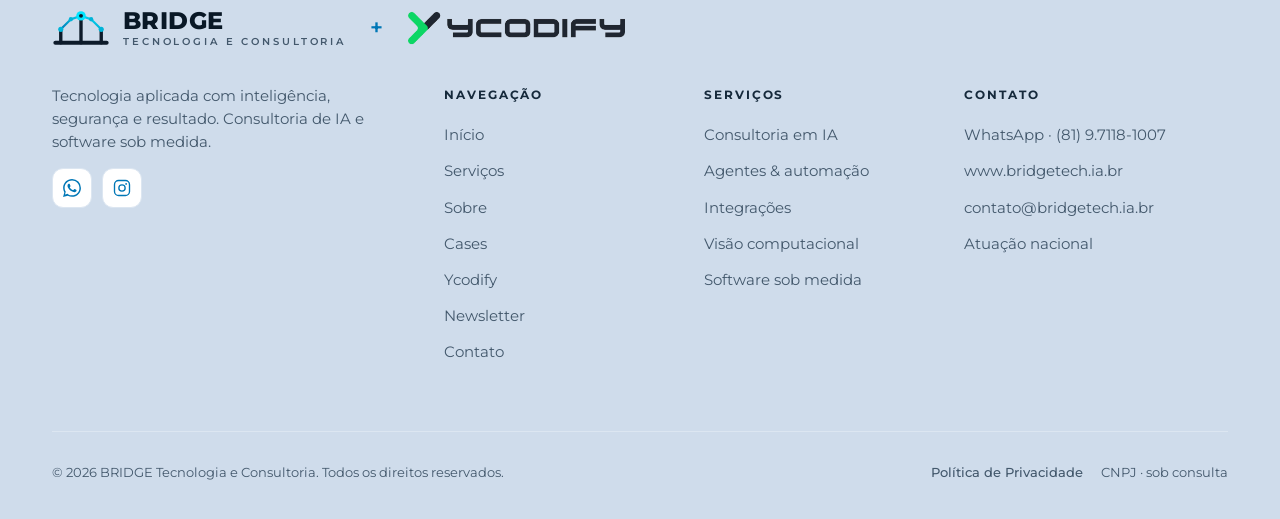
<file: newsletter.html>
<!DOCTYPE html>
<html lang="pt-BR">
<head>
<meta charset="UTF-8">
<meta name="viewport" content="width=device-width, initial-scale=1.0">
<title>Ponte IA | Newsletter semanal da Bridge</title>
<meta name="description" content="Newsletter semanal da Bridge e da Ycodify. Radar de IA no Brasil e no mundo, novidades das big techs e dicas simples de ferramentas.">
<meta name="keywords" content="newsletter de IA, Ponte IA, governança de IA, LGPD, big techs, produtividade, Bridge, Ycodify, Brasil">
<meta name="author" content="BRIDGE Tecnologia e Consultoria">
<meta name="robots" content="index, follow, max-image-preview:large">
<meta name="theme-color" content="#0D1B2A">
<link rel="canonical" href="https://www.bridgetech.ia.br/newsletter.html">
<meta property="og:type" content="website">
<meta property="og:site_name" content="BRIDGE Tecnologia e Consultoria">
<meta property="og:locale" content="pt_BR">
<meta property="og:title" content="Ponte IA | Newsletter semanal da Bridge">
<meta property="og:description" content="Newsletter semanal da Bridge e da Ycodify: radar de IA no Brasil e no mundo, novidades das big techs e dicas simples de ferramentas.">
<meta property="og:url" content="https://www.bridgetech.ia.br/newsletter.html">
<meta property="og:image" content="https://www.bridgetech.ia.br/assets/og-image.png">
<meta property="og:image:width" content="1200">
<meta property="og:image:height" content="630">
<meta property="og:image:type" content="image/png">
<meta property="og:image:alt" content="BRIDGE — IA aplicada, automação e software sob medida.">
<meta name="twitter:card" content="summary_large_image">
<meta name="twitter:title" content="Ponte IA | Newsletter semanal da Bridge">
<meta name="twitter:description" content="Newsletter semanal da Bridge e da Ycodify: radar de IA no Brasil e no mundo, novidades das big techs e dicas simples de ferramentas.">
<meta name="twitter:image" content="https://www.bridgetech.ia.br/assets/og-image.png">
<script type="application/ld+json">
{
  "@context": "https://schema.org",
  "@graph": [
    {
      "@type": "WebPage",
      "@id": "https://www.bridgetech.ia.br/newsletter.html#webpage",
      "url": "https://www.bridgetech.ia.br/newsletter.html",
      "name": "Ponte IA",
      "description": "Newsletter semanal da Bridge e da Ycodify sobre inteligência artificial no Brasil e no mundo, com novidades das big techs, notícias de IA em destaque e dicas de ferramentas em linguagem simples.",
      "inLanguage": "pt-BR",
      "isPartOf": { "@id": "https://www.bridgetech.ia.br/#website" },
      "about": { "@id": "https://www.bridgetech.ia.br/#organization" },
      "publisher": { "@id": "https://www.bridgetech.ia.br/#organization" }
    },
    {
      "@type": "BreadcrumbList",
      "itemListElement": [
        { "@type": "ListItem", "position": 1, "name": "Início", "item": "https://www.bridgetech.ia.br/" },
        { "@type": "ListItem", "position": 2, "name": "Newsletter", "item": "https://www.bridgetech.ia.br/newsletter.html" }
      ]
    }
  ]
}
</script>
<link rel="preconnect" href="https://fonts.googleapis.com">
<link rel="preconnect" href="https://fonts.gstatic.com" crossorigin>
<link rel="icon" type="image/svg+xml" href="assets/favicon.svg">
<link rel="icon" type="image/png" sizes="512x512" href="assets/favicon.png">
<link rel="apple-touch-icon" href="assets/apple-touch-icon.png">
<link rel="stylesheet" href="assets/bridge.css">
</head>
<body>
<a class="skip-link" href="#conteudo">Pular para o conteúdo</a>

<!-- ===================== NAV ===================== -->
<nav class="nav">
  <div class="nav-inner">
    <a href="index.html" class="brand" aria-label="BRIDGE — início">
      <svg viewBox="7 33 86 54"><defs><linearGradient id="nbg" x1="0" y1="1" x2="1" y2="0"><stop offset="0%" stop-color="#0077B6"/><stop offset="52%" stop-color="#00B4D8"/><stop offset="100%" stop-color="#00E5FF"/></linearGradient></defs><line x1="12" y1="82" x2="88" y2="82" stroke="#0D1B2A" stroke-width="6" stroke-linecap="round"/><g stroke="#0D1B2A" stroke-width="5" stroke-linecap="round"><line x1="20" y1="62" x2="20" y2="82"/><line x1="80" y1="62" x2="80" y2="82"/><line x1="50" y1="42" x2="50" y2="82"/></g><path d="M20 62 L 35 47 L 50 42 L 65 47 L 80 62" fill="none" stroke="url(#nbg)" stroke-width="3.2" stroke-linecap="round" stroke-linejoin="round"/><g fill="#00B4D8"><circle cx="20" cy="62" r="3.8"/><circle cx="35" cy="47" r="3.2"/><circle cx="65" cy="47" r="3.2"/><circle cx="80" cy="62" r="3.8"/></g><circle cx="50" cy="42" r="7" fill="#00E5FF"/><circle cx="50" cy="42" r="2.9" fill="#0D1B2A"/></svg>
      <span class="bt"><span class="bn">BRIDGE</span><span class="bs">Tecnologia e Consultoria</span></span>
    </a>
    <div class="nav-links">
      <a href="index.html">Início</a>
      <a href="servicos.html">Serviços</a>
      <a href="sobre.html">Sobre</a>
      <a href="cases.html">Cases</a>
      <a href="forger.html">Ycodify</a>
      <a href="newsletter.html" class="active">Newsletter</a>
      <a href="contato.html">Contato</a>
    </div>
    <div class="nav-cta">
      <a href="https://wa.me/5581971181007" target="_blank" rel="noopener" class="btn btn-whatsapp btn-sm"><span class="ic"><svg viewBox="0 0 24 24" fill="currentColor"><path d="M.057 24l1.687-6.163a11.867 11.867 0 0 1-1.587-5.946C.16 5.335 5.495 0 12.05 0a11.817 11.817 0 0 1 8.413 3.488 11.824 11.824 0 0 1 3.48 8.414c-.003 6.557-5.338 11.892-11.893 11.892a11.9 11.9 0 0 1-5.688-1.448L.057 24zm6.597-3.807c1.676.995 3.276 1.591 5.392 1.592 5.448 0 9.886-4.434 9.889-9.885.002-5.462-4.415-9.89-9.881-9.892-5.452 0-9.887 4.434-9.889 9.884a9.86 9.86 0 0 0 1.51 5.26l-.999 3.648 3.978-1.06zm11.387-5.464c-.074-.124-.272-.198-.57-.347-.297-.149-1.758-.868-2.031-.967-.272-.099-.47-.149-.669.149-.198.297-.768.967-.941 1.165-.173.198-.347.223-.644.074-.297-.149-1.255-.462-2.39-1.475-.883-.788-1.48-1.761-1.653-2.059-.173-.297-.018-.458.13-.606.134-.133.297-.347.446-.521.151-.172.2-.296.3-.495.099-.198.05-.372-.025-.521-.075-.148-.669-1.611-.916-2.206-.242-.579-.487-.501-.669-.51l-.57-.01c-.198 0-.52.074-.792.372s-1.04 1.016-1.04 2.479 1.065 2.876 1.213 3.074c.149.198 2.096 3.2 5.077 4.487.709.306 1.263.489 1.694.626.712.226 1.36.194 1.872.118.571-.085 1.758-.719 2.006-1.413.248-.695.248-1.29.173-1.414z"/></svg></span>Falar com atendente</a>
      <button class="nav-toggle" aria-label="Menu"><span></span><span></span><span></span></button>
    </div>
  </div>
</nav>
<div class="mobile-menu">
  <a href="index.html">Início</a>
  <a href="servicos.html">Serviços</a>
  <a href="sobre.html">Sobre</a>
  <a href="cases.html">Cases</a>
  <a href="forger.html">Ycodify</a>
  <a href="newsletter.html">Newsletter</a>
  <a href="contato.html">Contato</a>
  <a href="https://wa.me/5581971181007" target="_blank" rel="noopener" class="btn btn-whatsapp" style="margin-top:24px;font-size:16px"><span class="ic"><svg viewBox="0 0 24 24" fill="currentColor"><path d="M.057 24l1.687-6.163a11.867 11.867 0 0 1-1.587-5.946C.16 5.335 5.495 0 12.05 0a11.817 11.817 0 0 1 8.413 3.488 11.824 11.824 0 0 1 3.48 8.414c-.003 6.557-5.338 11.892-11.893 11.892a11.9 11.9 0 0 1-5.688-1.448L.057 24zm6.597-3.807c1.676.995 3.276 1.591 5.392 1.592 5.448 0 9.886-4.434 9.889-9.885.002-5.462-4.415-9.89-9.881-9.892-5.452 0-9.887 4.434-9.889 9.884a9.86 9.86 0 0 0 1.51 5.26l-.999 3.648 3.978-1.06zm11.387-5.464c-.074-.124-.272-.198-.57-.347-.297-.149-1.758-.868-2.031-.967-.272-.099-.47-.149-.669.149-.198.297-.768.967-.941 1.165-.173.198-.347.223-.644.074-.297-.149-1.255-.462-2.39-1.475-.883-.788-1.48-1.761-1.653-2.059-.173-.297-.018-.458.13-.606.134-.133.297-.347.446-.521.151-.172.2-.296.3-.495.099-.198.05-.372-.025-.521-.075-.148-.669-1.611-.916-2.206-.242-.579-.487-.501-.669-.51l-.57-.01c-.198 0-.52.074-.792.372s-1.04 1.016-1.04 2.479 1.065 2.876 1.213 3.074c.149.198 2.096 3.2 5.077 4.487.709.306 1.263.489 1.694.626.712.226 1.36.194 1.872.118.571-.085 1.758-.719 2.006-1.413.248-.695.248-1.29.173-1.414z"/></svg></span>Falar com atendente</a>
</div>
<main id="conteudo">
<header class="section" style="padding-top:160px;padding-bottom:40px;position:relative;overflow:hidden">
  <div class="bg-grid"></div>
  <div class="glow-orb" style="width:480px;height:480px;background:#0077B6;top:-200px;right:-120px;opacity:.14"></div>
  <div class="wrap" style="position:relative;z-index:2">
    <div class="section-head reveal" style="max-width:820px">
      <div class="eyebrow">Newsletter semanal</div>
      <h1 class="h-display" style="font-size:clamp(32px,4.2vw,54px)">Ponte IA</h1>
      <p class="lead" style="margin-top:24px;max-width:62ch">A newsletter da Bridge e da Ycodify. Toda semana, duas leituras curtas: o que muda em inteligência artificial no Brasil e no mundo, e ferramentas que facilitam o trabalho de qualquer profissão.</p>
    </div>
  </div>
</header>

<section class="section" style="padding-top:12px">
  <div class="wrap">
    <div class="grid g-2">
      <article class="card reveal">
        <div class="ic" aria-hidden="true"><svg viewBox="0 0 24 24" fill="none" stroke="currentColor" stroke-width="1.7"><circle cx="12" cy="12" r="9"/><path d="M12 7v5l3 2"/></svg></div>
        <div class="eyebrow">Linha editorial</div>
        <h2 class="h-card">Radar Bridge</h2>
        <p>O que mais circula na web sobre inteligência artificial, as novidades das big techs e o efeito disso no Brasil — inclusive em governança e LGPD. Cada nota mostra onde o assunto conversa com o que a Bridge já entrega: consultoria de IA, agentes e automações, integrações, visão computacional, software sob medida e governança.</p>
      </article>
      <article class="card reveal d1">
        <div class="ic" aria-hidden="true"><svg viewBox="0 0 24 24" fill="none" stroke="currentColor" stroke-width="1.7"><path d="M12 3v12"/><path d="m7 11 5 5 5-5"/><path d="M5 21h14"/></svg></div>
        <div class="eyebrow">Linha editorial</div>
        <h2 class="h-card">Dicas que facilitam</h2>
        <p>Ferramentas e aplicativos de produtividade em linguagem simples, para o público geral: advogados, médicos, engenheiros, desenvolvedores e quem mais queira ganhar tempo no dia a dia. Sem jargão — o foco é o que a ferramenta faz e como começar a usar.</p>
      </article>
    </div>
  </div>
</section>

<section class="section" id="inscricao" style="padding-top:20px">
  <div class="bg-mesh"></div>
  <div class="wrap" style="position:relative;z-index:1">
    <div class="nl-grid">
      <div class="reveal">
        <div class="eyebrow">Inscrição</div>
        <h2 class="h-section" style="font-size:clamp(26px,3vw,40px)">Receba a Ponte IA no seu e-mail.</h2>
        <p class="lead" style="margin-top:18px">Semanal, direta e sem enchimento. Você autoriza o envio e pode sair da lista quando quiser, respondendo SAIR a qualquer edição ou escrevendo para contato@bridgetech.ia.br.</p>
        <p class="nl-pending">Depois da inscrição, você recebe um e-mail de boas-vindas enviado pela nossa equipe a partir de bridgetechia.br@gmail.com. Se não foi você quem se inscreveu, basta responder SAIR.</p>
      </div>

      <form class="contact-form reveal d1" id="newsletterForm" novalidate>
        <div class="field">
          <label for="nome">Nome</label>
          <input id="nome" name="nome" type="text" autocomplete="name" placeholder="Como podemos te chamar" required>
        </div>
        <div class="field">
          <label for="email">E-mail</label>
          <input id="email" name="email" type="email" autocomplete="email" inputmode="email" placeholder="voce@email.com" required>
        </div>
        <div class="field">
          <label for="organizacao">Organização <span class="opt">(opcional)</span></label>
          <input id="organizacao" name="organizacao" type="text" autocomplete="organization" placeholder="Empresa ou órgão">
        </div>
        <div class="hp-field" aria-hidden="true">
          <label for="botcheck">Não preencha este campo</label>
          <input id="botcheck" name="botcheck" type="text" tabindex="-1" autocomplete="off">
        </div>
        <label class="lgpd-consent"><input type="checkbox" name="consent" required><span data-consent-text>Autorizo a BRIDGE a usar meu nome, meu e-mail e, se eu informar, minha organização para me enviar a newsletter Ponte IA por e-mail, conforme a <a href="privacidade.html#newsletter">Política de Privacidade</a>. Posso cancelar quando quiser respondendo SAIR a qualquer edição ou escrevendo para contato@bridgetech.ia.br.</span></label>
        <button type="submit" class="btn btn-primary" style="width:100%;font-size:15.5px;padding:17px">Quero receber a Ponte IA <span class="ar">→</span></button>
        <p class="form-note" id="newsletterNote" role="status" aria-live="polite"></p>
      </form>
    </div>
  </div>
</section>
</main>

<!-- ===================== FOOTER ===================== -->
<footer class="footer">
  <div class="wrap">
    <div class="brand-lockup footer-signature" aria-label="BRIDGE e Ycodify">
        <a href="index.html" class="brand">
          <svg viewBox="7 33 86 54"><defs><linearGradient id="fbg" x1="0" y1="1" x2="1" y2="0"><stop offset="0%" stop-color="#0077B6"/><stop offset="52%" stop-color="#00B4D8"/><stop offset="100%" stop-color="#00E5FF"/></linearGradient></defs><line x1="12" y1="82" x2="88" y2="82" stroke="#0D1B2A" stroke-width="6" stroke-linecap="round"/><g stroke="#0D1B2A" stroke-width="5" stroke-linecap="round"><line x1="20" y1="62" x2="20" y2="82"/><line x1="80" y1="62" x2="80" y2="82"/><line x1="50" y1="42" x2="50" y2="82"/></g><path d="M20 62 L 35 47 L 50 42 L 65 47 L 80 62" fill="none" stroke="url(#fbg)" stroke-width="3.2" stroke-linecap="round" stroke-linejoin="round"/><g fill="#00B4D8"><circle cx="20" cy="62" r="3.8"/><circle cx="35" cy="47" r="3.2"/><circle cx="65" cy="47" r="3.2"/><circle cx="80" cy="62" r="3.8"/></g><circle cx="50" cy="42" r="7" fill="#00E5FF"/><circle cx="50" cy="42" r="2.9" fill="#0D1B2A"/></svg>
          <span class="bt"><span class="bn">BRIDGE</span><span class="bs">Tecnologia e Consultoria</span></span>
        </a>
          <span class="lockup-pair"><span class="lockup-sep" aria-hidden="true">+</span>
          <img class="ycodify-logo" src="assets/ycodify-logo.webp" alt="Ycodify" width="219" height="34" decoding="async"></span>
        </div>
    <div class="footer-top">
      <div class="footer-col">
        <p class="footer-blurb">Tecnologia aplicada com inteligência, segurança e resultado. Consultoria de IA e software sob medida.</p>
        <div class="social">
          <a href="https://wa.me/5581971181007" target="_blank" rel="noopener" aria-label="WhatsApp"><svg viewBox="0 0 24 24" fill="currentColor"><path d="M.057 24l1.687-6.163a11.867 11.867 0 0 1-1.587-5.946C.16 5.335 5.495 0 12.05 0a11.817 11.817 0 0 1 8.413 3.488 11.824 11.824 0 0 1 3.48 8.414c-.003 6.557-5.338 11.892-11.893 11.892a11.9 11.9 0 0 1-5.688-1.448L.057 24zm6.597-3.807c1.676.995 3.276 1.591 5.392 1.592 5.448 0 9.886-4.434 9.889-9.885.002-5.462-4.415-9.89-9.881-9.892-5.452 0-9.887 4.434-9.889 9.884a9.86 9.86 0 0 0 1.51 5.26l-.999 3.648 3.978-1.06zm11.387-5.464c-.074-.124-.272-.198-.57-.347-.297-.149-1.758-.868-2.031-.967-.272-.099-.47-.149-.669.149-.198.297-.768.967-.941 1.165-.173.198-.347.223-.644.074-.297-.149-1.255-.462-2.39-1.475-.883-.788-1.48-1.761-1.653-2.059-.173-.297-.018-.458.13-.606.134-.133.297-.347.446-.521.151-.172.2-.296.3-.495.099-.198.05-.372-.025-.521-.075-.148-.669-1.611-.916-2.206-.242-.579-.487-.501-.669-.51l-.57-.01c-.198 0-.52.074-.792.372s-1.04 1.016-1.04 2.479 1.065 2.876 1.213 3.074c.149.198 2.096 3.2 5.077 4.487.709.306 1.263.489 1.694.626.712.226 1.36.194 1.872.118.571-.085 1.758-.719 2.006-1.413.248-.695.248-1.29.173-1.414z"/></svg></a>
          <a href="https://www.instagram.com/bridgetech.ia/" target="_blank" rel="noopener" aria-label="Instagram"><svg viewBox="0 0 24 24" fill="none" stroke="currentColor" stroke-width="1.8"><rect x="2" y="2" width="20" height="20" rx="5.5"/><circle cx="12" cy="12" r="4.2"/><circle cx="17.5" cy="6.5" r="1.2" fill="currentColor" stroke="none"/></svg></a>
        </div>
      </div>
      <div class="footer-col">
        <h4>Navegação</h4>
        <a href="index.html">Início</a>
        <a href="servicos.html">Serviços</a>
        <a href="sobre.html">Sobre</a>
        <a href="cases.html">Cases</a>
        <a href="forger.html">Ycodify</a>
        <a href="newsletter.html">Newsletter</a>
        <a href="contato.html">Contato</a>
      </div>
      <div class="footer-col">
        <h4>Serviços</h4>
        <a href="servicos.html">Consultoria em IA</a>
        <a href="servicos.html">Agentes &amp; automação</a>
        <a href="servicos.html">Integrações</a>
        <a href="servicos.html">Visão computacional</a>
        <a href="servicos.html">Software sob medida</a>
      </div>
      <div class="footer-col">
        <h4>Contato</h4>
        <a href="https://wa.me/5581971181007" target="_blank" rel="noopener">WhatsApp · (81) 9.7118-1007</a>
        <a href="https://www.bridgetech.ia.br" target="_blank" rel="noopener">www.bridgetech.ia.br</a>
        <a href="mailto:contato@bridgetech.ia.br">contato@bridgetech.ia.br</a>
        <p>Atuação nacional</p>
      </div>
    </div>
    <div class="footer-bottom">
      <p>© <span data-year>2026</span> BRIDGE Tecnologia e Consultoria. Todos os direitos reservados.</p>
      <div class="footer-legal"><a href="privacidade.html">Política de Privacidade</a><span>CNPJ · sob consulta</span></div>
    </div>
  </div>
</footer>
<style>
  .nl-grid{display:grid;grid-template-columns:.9fr 1.1fr;gap:48px;align-items:start}
  .nl-pending{margin-top:18px;max-width:46ch;color:var(--ink-2);font-size:14.5px;font-weight:500;line-height:1.6;border-left:2px solid var(--cyan);padding-left:14px}
  .contact-form{background:var(--bg-2);box-shadow:var(--shadow-card);border:1px solid var(--line);border-radius:var(--radius-lg);padding:36px;display:flex;flex-direction:column;gap:20px}
  .field{display:flex;flex-direction:column;gap:9px}
  .field label{font-size:12.5px;font-weight:600;letter-spacing:.04em;color:var(--text)}
  .field .opt{font-weight:500;letter-spacing:0;color:var(--muted);text-transform:none}
  .field input{font-family:inherit;font-size:14.5px;color:var(--ink);background:var(--bg-2);border:1px solid var(--line);border-radius:12px;padding:14px 15px;transition:.25s var(--ease);width:100%}
  .field input::placeholder{color:var(--muted-dim)}
  .field input:focus{outline:none;border-color:var(--cyan);box-shadow:0 0 0 3px rgba(0,180,216,.14)}
  .form-note{font-size:13.5px;font-weight:500;text-align:center;margin-top:2px;min-height:18px}
  .form-note.ok{color:#0f9f6e}
  .form-note.err{color:#e11d48}
  .lgpd-consent{display:flex;align-items:flex-start;gap:10px;font-size:12.5px;color:var(--muted);font-weight:400;line-height:1.5;cursor:pointer}
  .lgpd-consent input{flex:none;width:17px;height:17px;margin-top:1px;accent-color:var(--cyan);cursor:pointer}
  .lgpd-consent a{color:var(--blue);text-decoration:underline}
  .hp-field{position:absolute!important;left:-9999px!important;width:1px;height:1px;opacity:0;pointer-events:none;overflow:hidden}
  @media (max-width:860px){
    .nl-grid{grid-template-columns:1fr;gap:28px}
    .contact-form{padding:26px}
  }
</style>
<script src="assets/forms-comum.js"></script>
<script src="assets/newsletter.js"></script>
<script src="assets/bridge.js"></script>
</body>
</html>
</file>
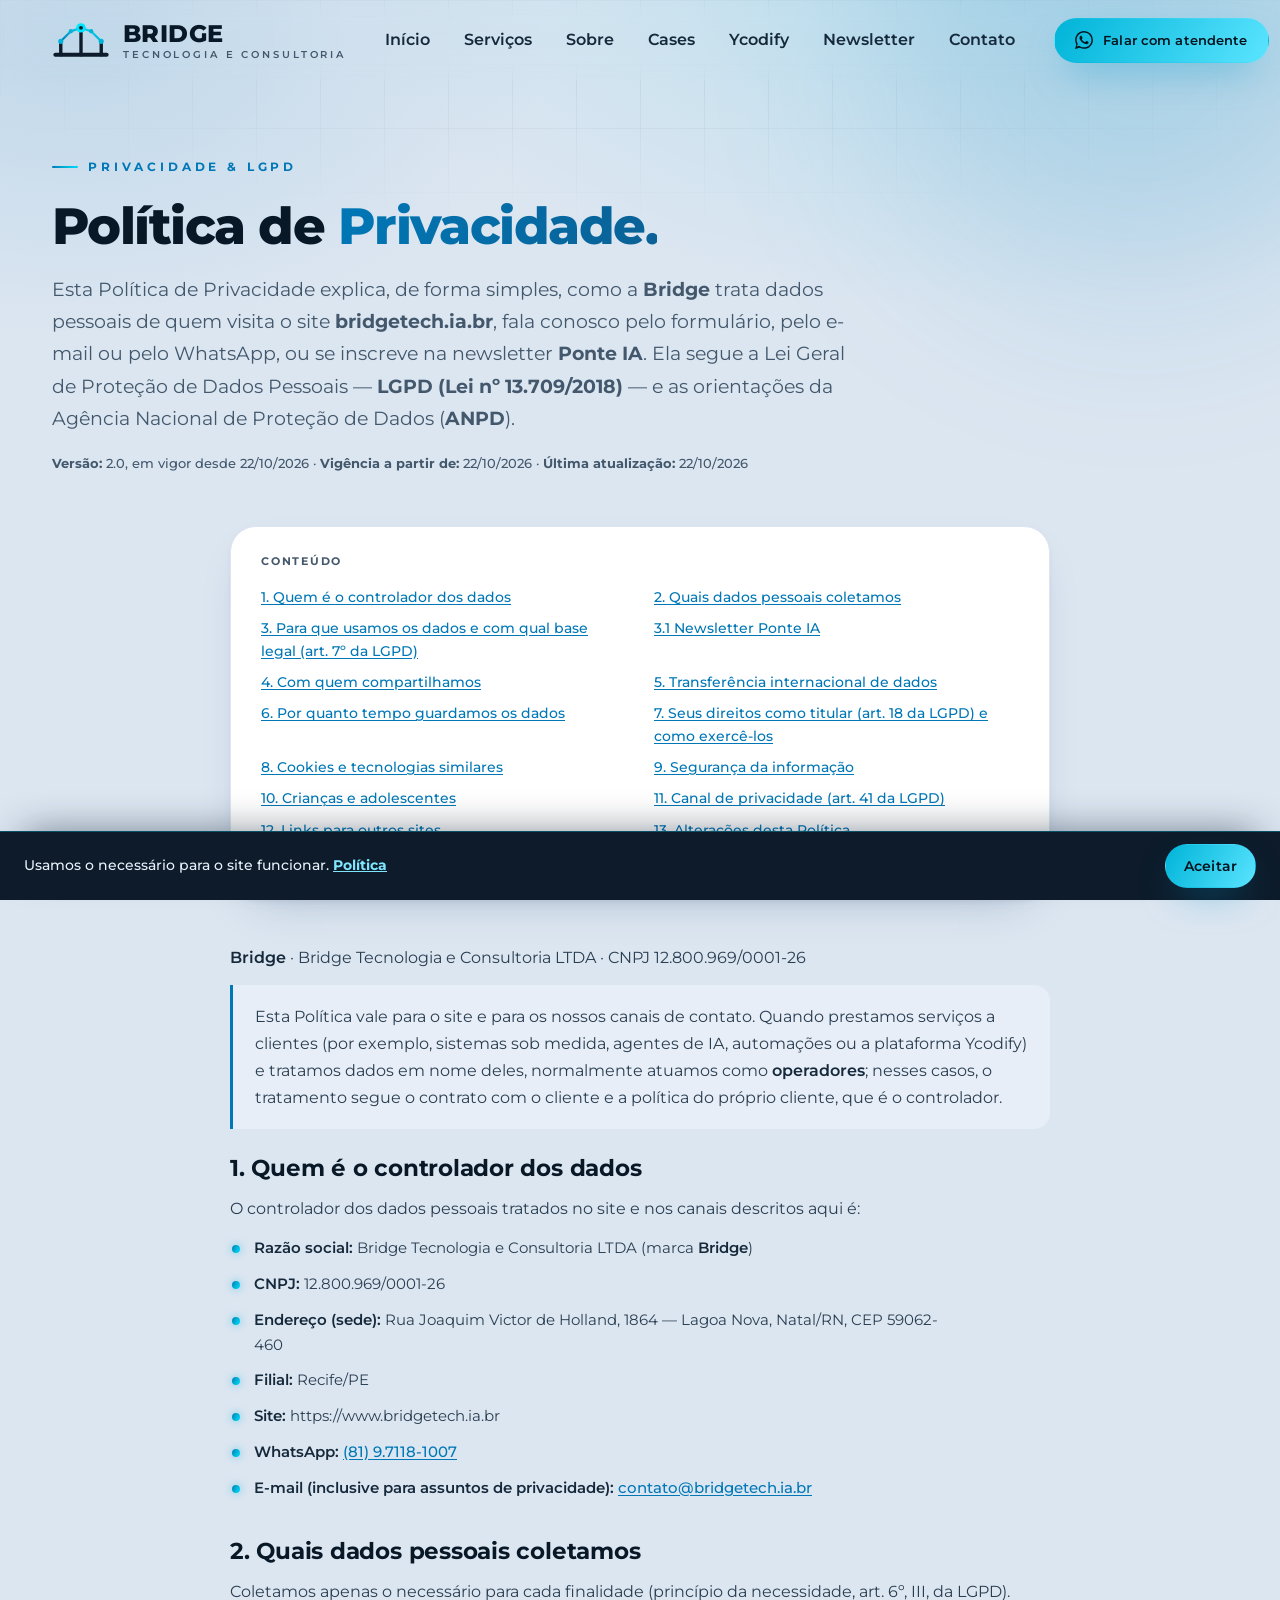
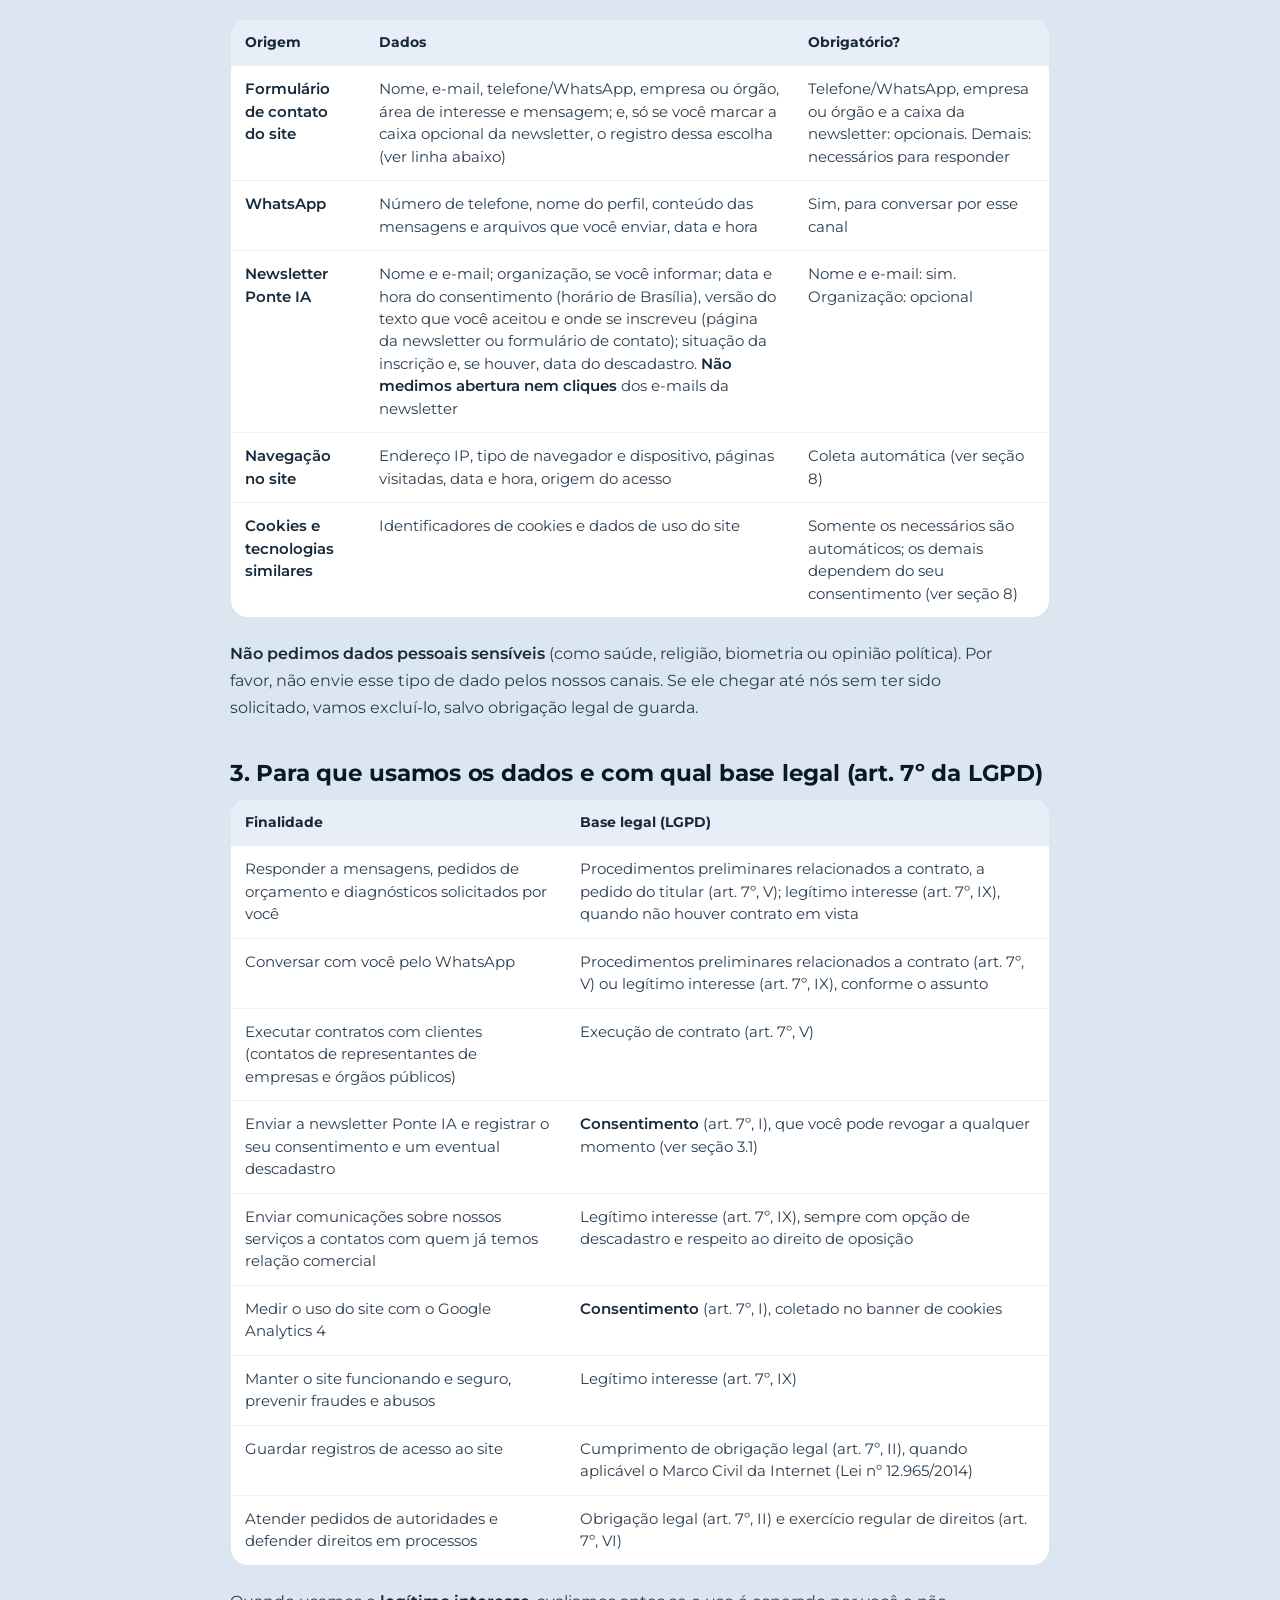
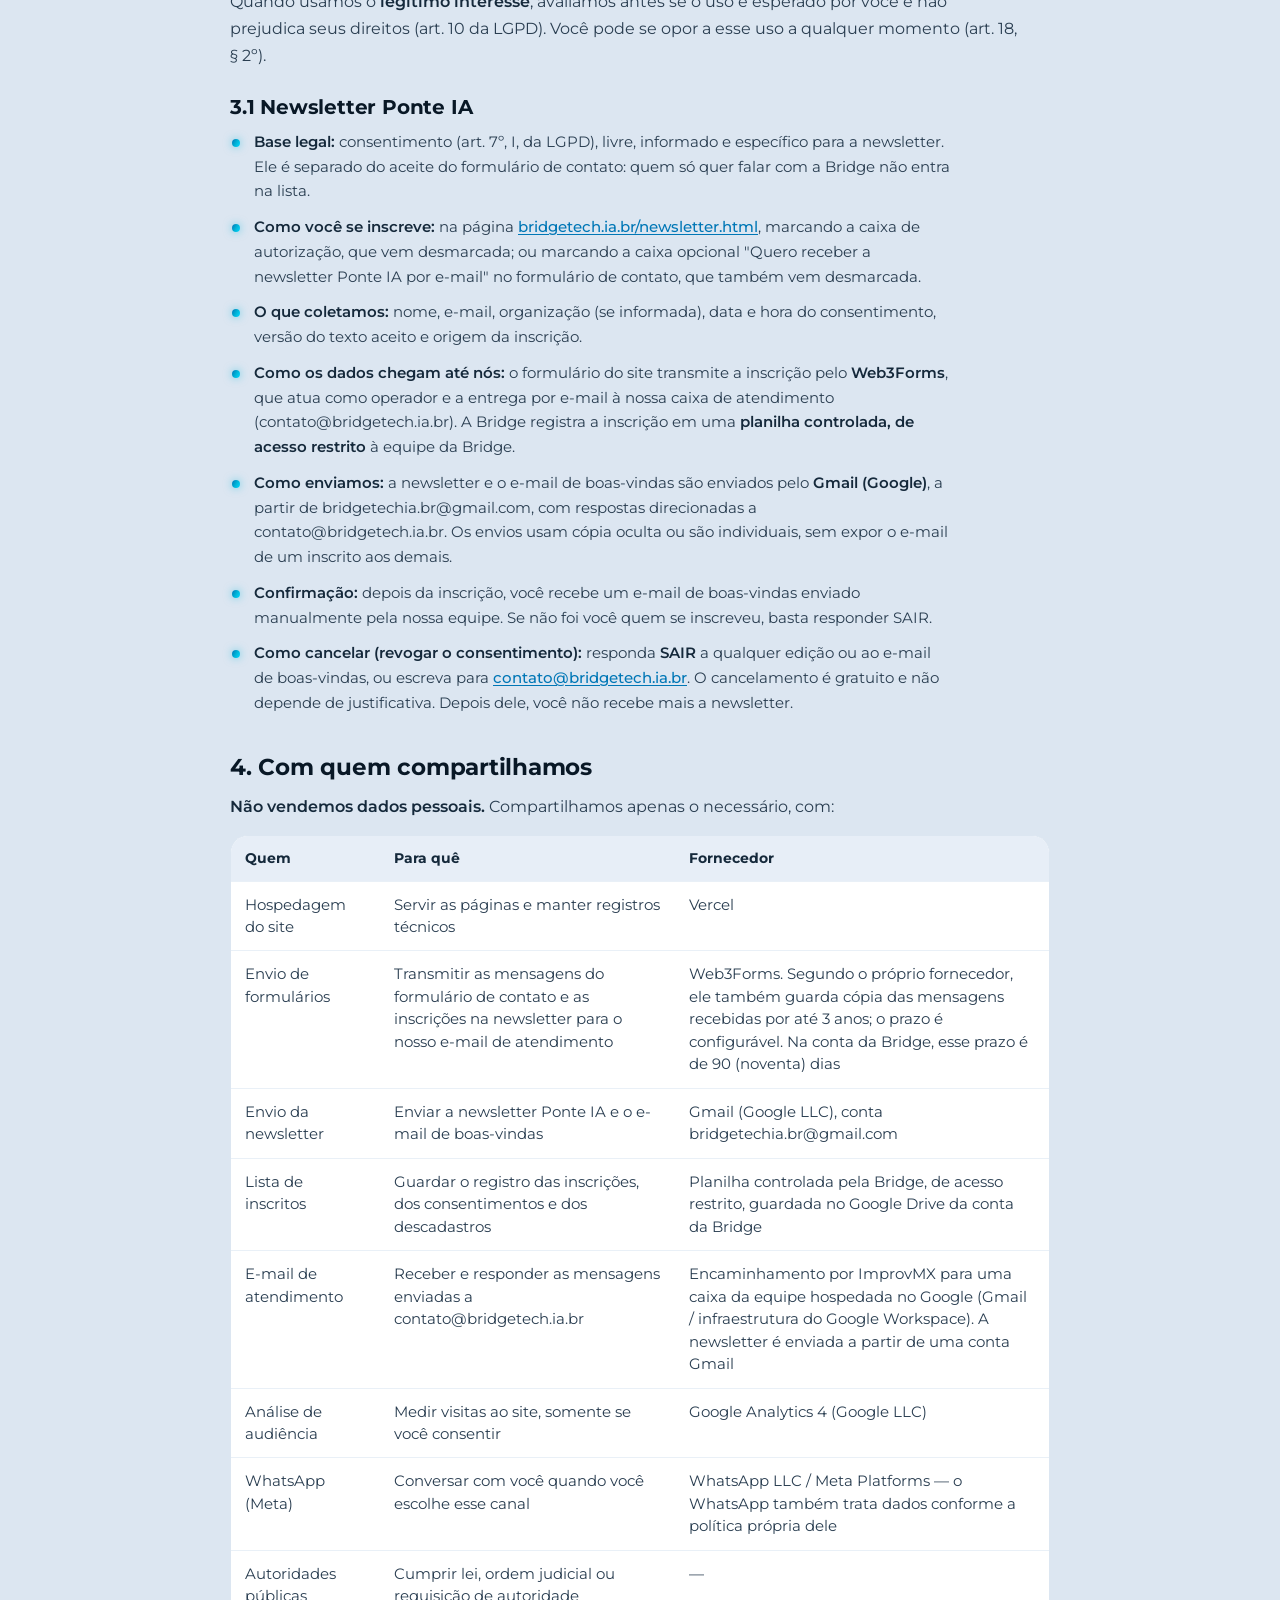
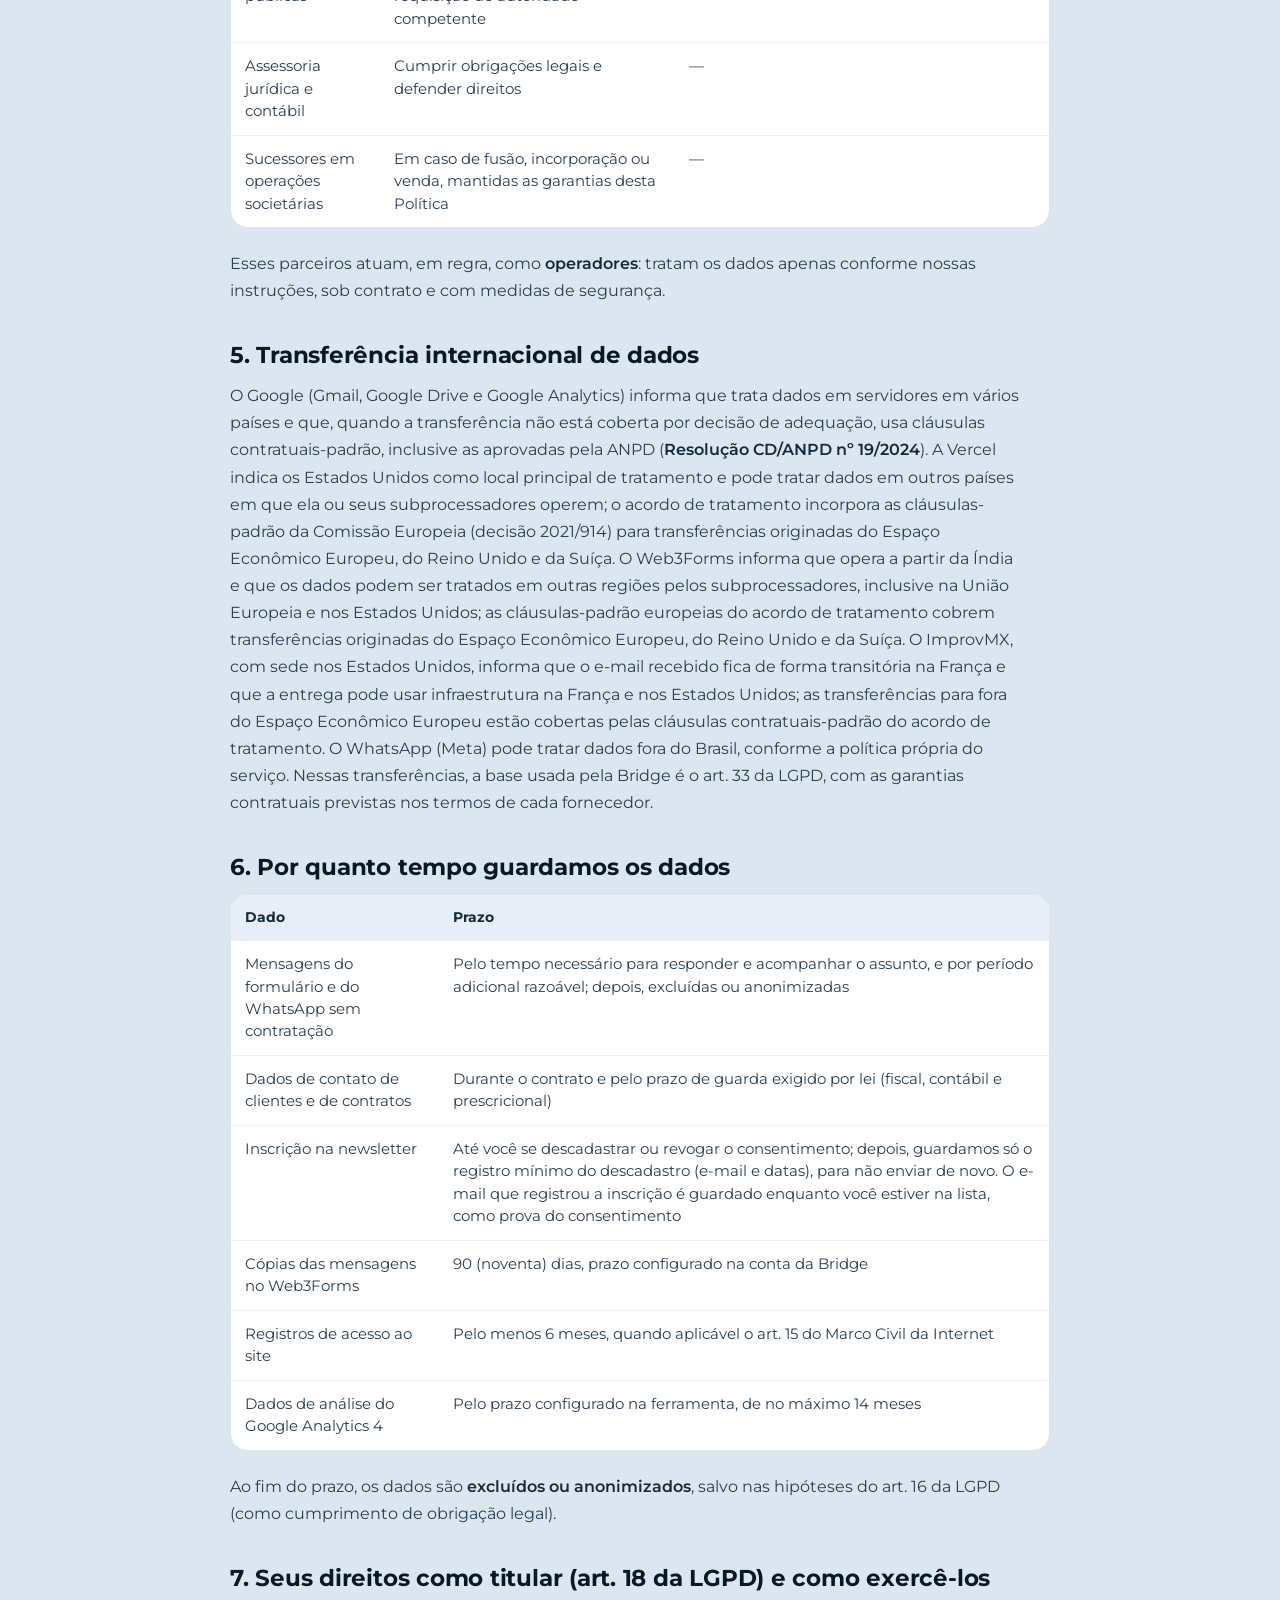
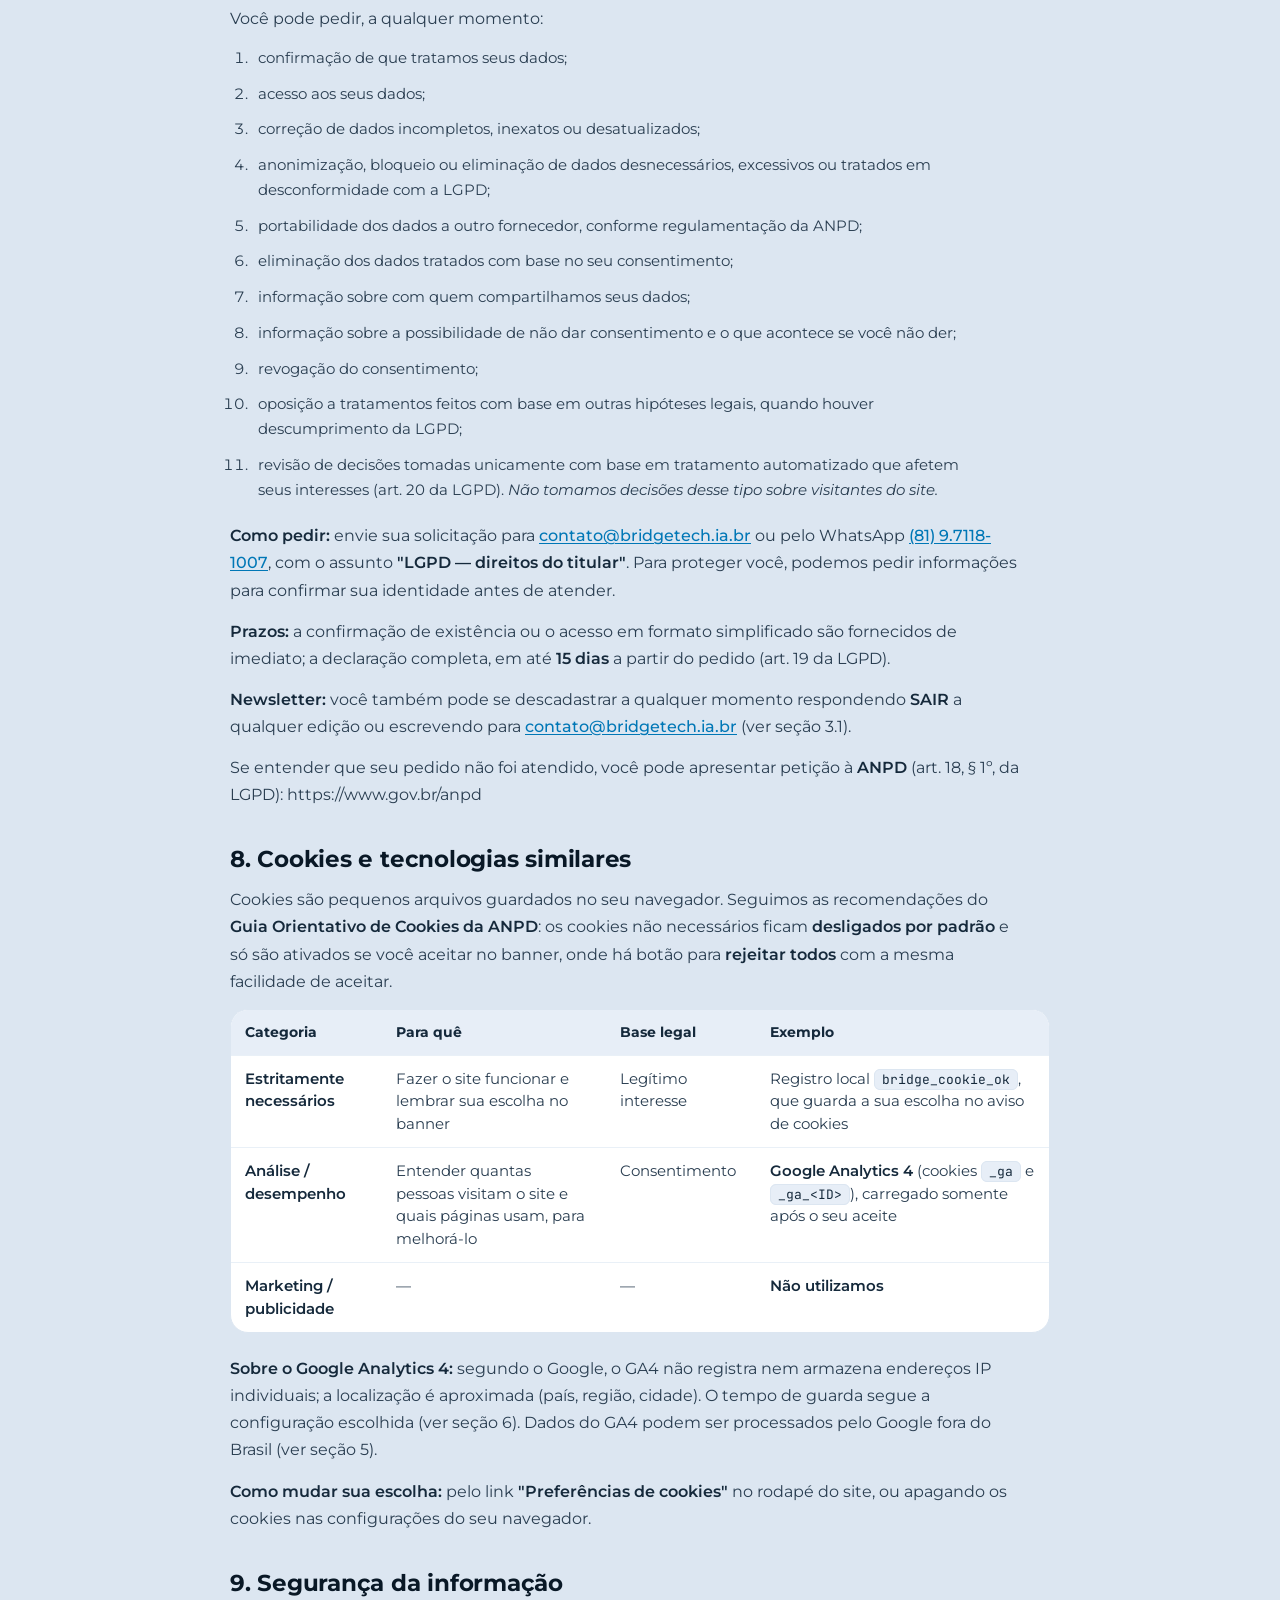
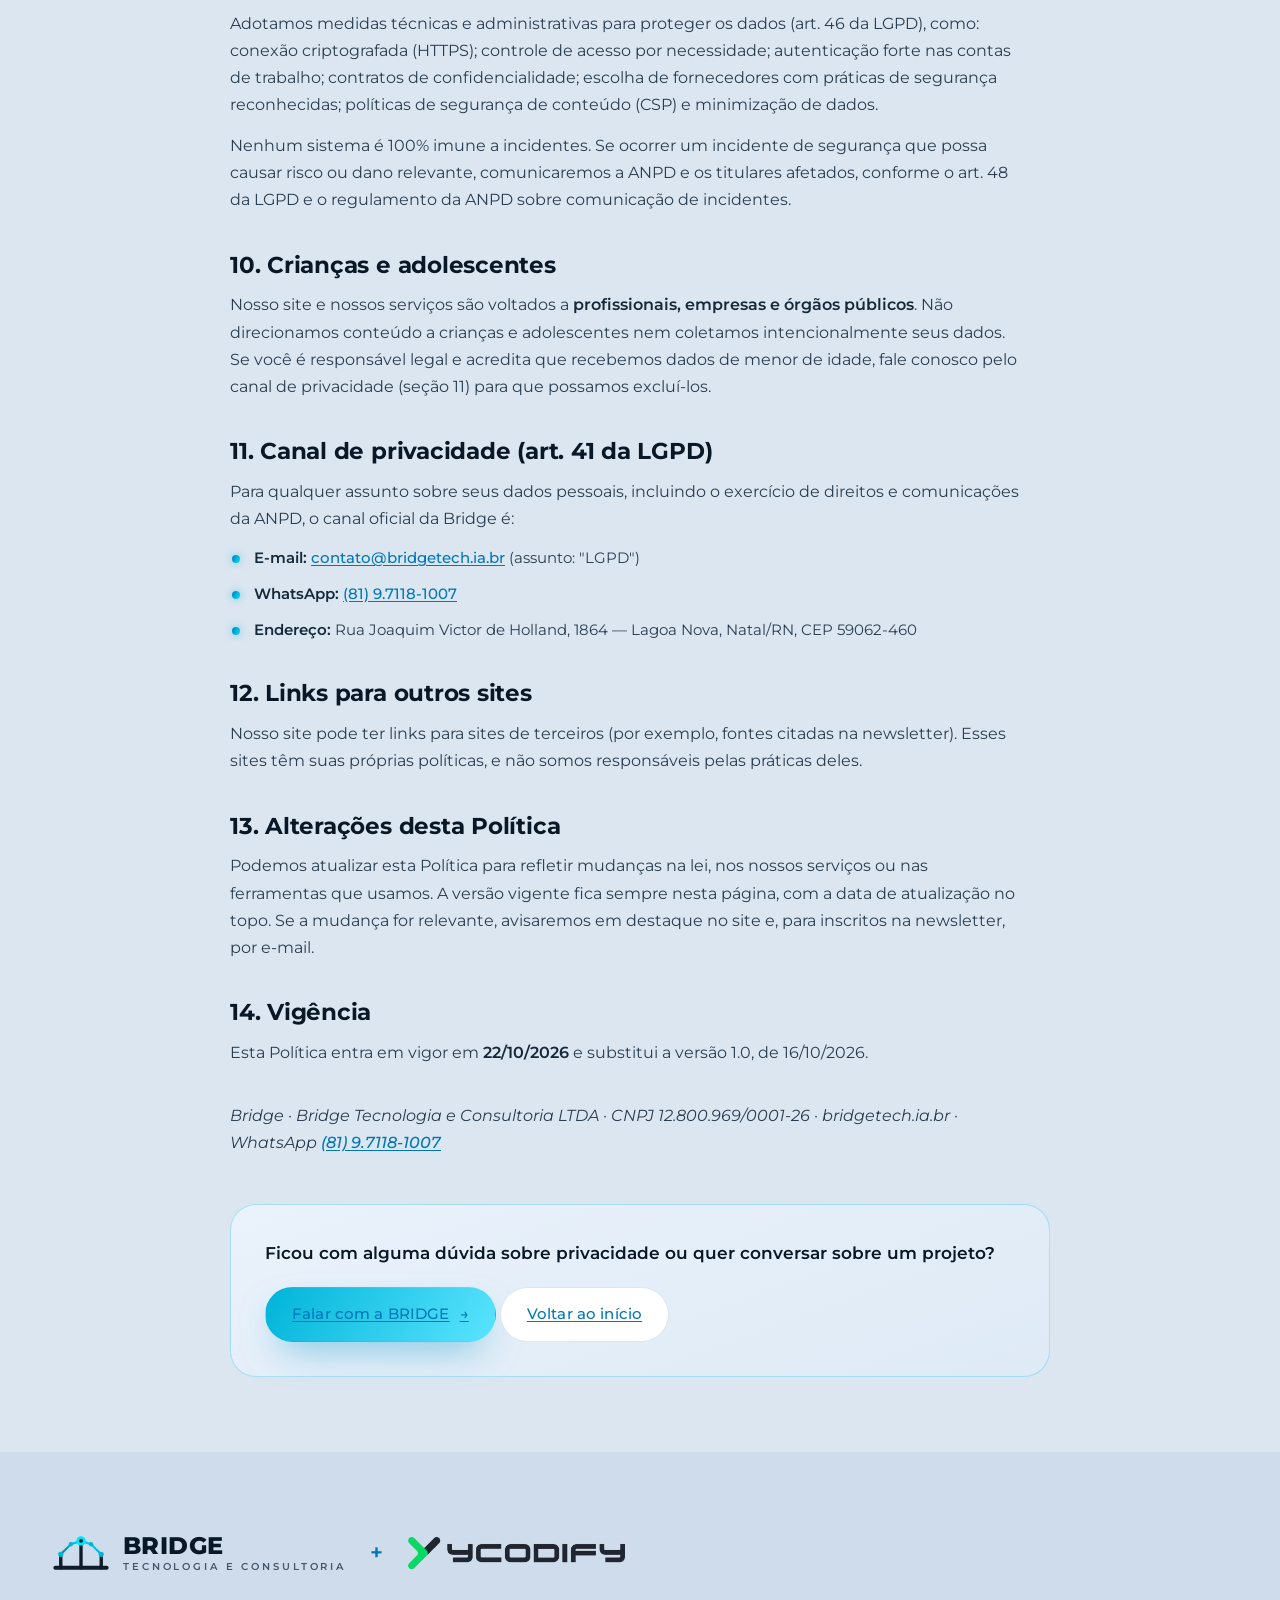
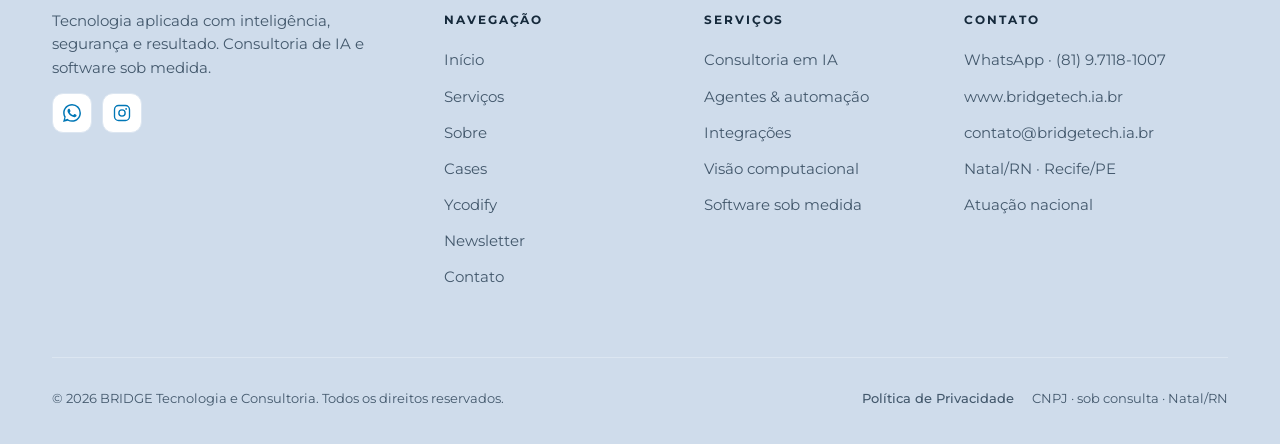
<file: privacidade.html>
<!DOCTYPE html>
<html lang="pt-BR">
<head>
<meta charset="UTF-8">
<meta name="viewport" content="width=device-width, initial-scale=1.0">
<title>Política de Privacidade | BRIDGE Tecnologia e Consultoria — LGPD</title>
<meta name="description" content="Política de Privacidade da BRIDGE Tecnologia e Consultoria: como tratamos dados pessoais com base na LGPD (Lei nº 13.709/2018), finalidades, compartilhamento, retenção e direitos do titular.">
<meta name="author" content="BRIDGE Tecnologia e Consultoria">
<meta name="robots" content="index, follow, max-image-preview:large">
<meta name="theme-color" content="#0D1B2A">
<link rel="canonical" href="https://www.bridgetech.ia.br/privacidade.html">
<meta name="geo.region" content="BR-RN">
<meta name="geo.placename" content="Natal, Rio Grande do Norte">
<meta property="og:type" content="website">
<meta property="og:site_name" content="BRIDGE Tecnologia e Consultoria">
<meta property="og:locale" content="pt_BR">
<meta property="og:title" content="Política de Privacidade | BRIDGE Tecnologia e Consultoria — LGPD">
<meta property="og:description" content="Como a BRIDGE trata dados pessoais com base na LGPD: finalidades, compartilhamento, retenção e direitos do titular.">
<meta property="og:url" content="https://www.bridgetech.ia.br/privacidade.html">
<meta property="og:image" content="https://www.bridgetech.ia.br/assets/og-image.png">
<meta property="og:image:width" content="1200">
<meta property="og:image:height" content="630">
<meta property="og:image:type" content="image/png">
<meta property="og:image:alt" content="BRIDGE — IA aplicada, automação e software sob medida.">
<meta name="twitter:card" content="summary_large_image">
<meta name="twitter:image" content="https://www.bridgetech.ia.br/assets/og-image.png">
<meta name="twitter:title" content="Política de Privacidade | BRIDGE Tecnologia e Consultoria — LGPD">
<meta name="twitter:description" content="Como a BRIDGE trata dados pessoais com base na LGPD: finalidades, compartilhamento, retenção e direitos do titular.">
<script type="application/ld+json">
{
  "@context": "https://schema.org",
  "@graph": [
    {
      "@type": "BreadcrumbList",
      "itemListElement": [
        { "@type": "ListItem", "position": 1, "name": "Início", "item": "https://www.bridgetech.ia.br/" },
        { "@type": "ListItem", "position": 2, "name": "Política de Privacidade", "item": "https://www.bridgetech.ia.br/privacidade.html" }
      ]
    },
    {
      "@type": "PrivacyPolicy",
      "name": "Política de Privacidade da BRIDGE Tecnologia e Consultoria",
      "url": "https://www.bridgetech.ia.br/privacidade.html",
      "inLanguage": "pt-BR",
      "isPartOf": { "@id": "https://www.bridgetech.ia.br/#website" },
      "publisher": { "@id": "https://www.bridgetech.ia.br/#organization" },
      "dateModified": "2026-10-22"
    }
  ]
}
</script>
<link rel="preconnect" href="https://fonts.googleapis.com">
<link rel="preconnect" href="https://fonts.gstatic.com" crossorigin>
<link rel="icon" type="image/svg+xml" href="assets/favicon.svg">
<link rel="icon" type="image/png" sizes="512x512" href="assets/favicon.png">
<link rel="apple-touch-icon" href="assets/apple-touch-icon.png">
<link rel="stylesheet" href="assets/bridge.css">
</head>
<body>
<a class="skip-link" href="#conteudo">Pular para o conteúdo</a>
<!-- ===================== NAV ===================== -->
<nav class="nav">
  <div class="nav-inner">
    <a href="index.html" class="brand" aria-label="BRIDGE — início">
      <svg viewBox="7 33 86 54"><defs><linearGradient id="nbg" x1="0" y1="1" x2="1" y2="0"><stop offset="0%" stop-color="#0077B6"/><stop offset="52%" stop-color="#00B4D8"/><stop offset="100%" stop-color="#00E5FF"/></linearGradient></defs><line x1="12" y1="82" x2="88" y2="82" stroke="#0D1B2A" stroke-width="6" stroke-linecap="round"/><g stroke="#0D1B2A" stroke-width="5" stroke-linecap="round"><line x1="20" y1="62" x2="20" y2="82"/><line x1="80" y1="62" x2="80" y2="82"/><line x1="50" y1="42" x2="50" y2="82"/></g><path d="M20 62 L 35 47 L 50 42 L 65 47 L 80 62" fill="none" stroke="url(#nbg)" stroke-width="3.2" stroke-linecap="round" stroke-linejoin="round"/><g fill="#00B4D8"><circle cx="20" cy="62" r="3.8"/><circle cx="35" cy="47" r="3.2"/><circle cx="65" cy="47" r="3.2"/><circle cx="80" cy="62" r="3.8"/></g><circle cx="50" cy="42" r="7" fill="#00E5FF"/><circle cx="50" cy="42" r="2.9" fill="#0D1B2A"/></svg>
      <span class="bt"><span class="bn">BRIDGE</span><span class="bs">Tecnologia e Consultoria</span></span>
    </a>
    <div class="nav-links">
      <a href="index.html">Início</a>
      <a href="servicos.html">Serviços</a>
      <a href="sobre.html">Sobre</a>
      <a href="cases.html">Cases</a>
      <a href="forger.html">Ycodify</a>
      <a href="newsletter.html">Newsletter</a>
      <a href="contato.html">Contato</a>
    </div>
    <div class="nav-cta">
      <a href="https://wa.me/5581971181007" target="_blank" rel="noopener" class="btn btn-whatsapp btn-sm"><span class="ic"><svg viewBox="0 0 24 24" fill="currentColor"><path d="M.057 24l1.687-6.163a11.867 11.867 0 0 1-1.587-5.946C.16 5.335 5.495 0 12.05 0a11.817 11.817 0 0 1 8.413 3.488 11.824 11.824 0 0 1 3.48 8.414c-.003 6.557-5.338 11.892-11.893 11.892a11.9 11.9 0 0 1-5.688-1.448L.057 24zm6.597-3.807c1.676.995 3.276 1.591 5.392 1.592 5.448 0 9.886-4.434 9.889-9.885.002-5.462-4.415-9.89-9.881-9.892-5.452 0-9.887 4.434-9.889 9.884a9.86 9.86 0 0 0 1.51 5.26l-.999 3.648 3.978-1.06zm11.387-5.464c-.074-.124-.272-.198-.57-.347-.297-.149-1.758-.868-2.031-.967-.272-.099-.47-.149-.669.149-.198.297-.768.967-.941 1.165-.173.198-.347.223-.644.074-.297-.149-1.255-.462-2.39-1.475-.883-.788-1.48-1.761-1.653-2.059-.173-.297-.018-.458.13-.606.134-.133.297-.347.446-.521.151-.172.2-.296.3-.495.099-.198.05-.372-.025-.521-.075-.148-.669-1.611-.916-2.206-.242-.579-.487-.501-.669-.51l-.57-.01c-.198 0-.52.074-.792.372s-1.04 1.016-1.04 2.479 1.065 2.876 1.213 3.074c.149.198 2.096 3.2 5.077 4.487.709.306 1.263.489 1.694.626.712.226 1.36.194 1.872.118.571-.085 1.758-.719 2.006-1.413.248-.695.248-1.29.173-1.414z"/></svg></span>Falar com atendente</a>
      <button class="nav-toggle" aria-label="Menu"><span></span><span></span><span></span></button>
    </div>
  </div>
</nav>
<div class="mobile-menu">
  <a href="index.html">Início</a>
  <a href="servicos.html">Serviços</a>
  <a href="sobre.html">Sobre</a>
  <a href="cases.html">Cases</a>
  <a href="forger.html">Ycodify</a>
  <a href="newsletter.html">Newsletter</a>
  <a href="contato.html">Contato</a>
  <a href="https://wa.me/5581971181007" target="_blank" rel="noopener" class="btn btn-whatsapp" style="margin-top:24px;font-size:16px"><span class="ic"><svg viewBox="0 0 24 24" fill="currentColor"><path d="M.057 24l1.687-6.163a11.867 11.867 0 0 1-1.587-5.946C.16 5.335 5.495 0 12.05 0a11.817 11.817 0 0 1 8.413 3.488 11.824 11.824 0 0 1 3.48 8.414c-.003 6.557-5.338 11.892-11.893 11.892a11.9 11.9 0 0 1-5.688-1.448L.057 24zm6.597-3.807c1.676.995 3.276 1.591 5.392 1.592 5.448 0 9.886-4.434 9.889-9.885.002-5.462-4.415-9.89-9.881-9.892-5.452 0-9.887 4.434-9.889 9.884a9.86 9.86 0 0 0 1.51 5.26l-.999 3.648 3.978-1.06zm11.387-5.464c-.074-.124-.272-.198-.57-.347-.297-.149-1.758-.868-2.031-.967-.272-.099-.47-.149-.669.149-.198.297-.768.967-.941 1.165-.173.198-.347.223-.644.074-.297-.149-1.255-.462-2.39-1.475-.883-.788-1.48-1.761-1.653-2.059-.173-.297-.018-.458.13-.606.134-.133.297-.347.446-.521.151-.172.2-.296.3-.495.099-.198.05-.372-.025-.521-.075-.148-.669-1.611-.916-2.206-.242-.579-.487-.501-.669-.51l-.57-.01c-.198 0-.52.074-.792.372s-1.04 1.016-1.04 2.479 1.065 2.876 1.213 3.074c.149.198 2.096 3.2 5.077 4.487.709.306 1.263.489 1.694.626.712.226 1.36.194 1.872.118.571-.085 1.758-.719 2.006-1.413.248-.695.248-1.29.173-1.414z"/></svg></span>Falar com atendente</a>
</div>
<main id="conteudo">
<header class="section" style="padding-top:150px;padding-bottom:28px;position:relative;overflow:hidden">
  <div class="bg-grid"></div>
  <div class="glow-orb" style="width:520px;height:520px;background:#0077B6;top:-220px;right:-120px;opacity:.14"></div>
  <div class="wrap" style="position:relative;z-index:2">
    <div class="section-head reveal" style="max-width:820px">
      <div class="eyebrow">Privacidade &amp; LGPD</div>
      <h1 class="h-display" style="font-size:clamp(30px,4vw,52px)">Política de <span class="text-grad">Privacidade.</span></h1>
      <p class="lead" style="margin-top:22px;max-width:72ch">Esta Política de Privacidade explica, de forma simples, como a <strong>Bridge</strong> trata dados pessoais de quem visita o site <strong>bridgetech.ia.br</strong>, fala conosco pelo formulário, pelo e-mail ou pelo WhatsApp, ou se inscreve na newsletter <strong>Ponte IA</strong>. Ela segue a Lei Geral de Proteção de Dados Pessoais — <strong>LGPD (Lei nº 13.709/2018)</strong> — e as orientações da Agência Nacional de Proteção de Dados (<strong>ANPD</strong>).</p>
      <p class="legal-upd"><strong>Versão:</strong> 2.0, em vigor desde 22/10/2026 · <strong>Vigência a partir de:</strong> 22/10/2026 · <strong>Última atualização:</strong> 22/10/2026</p>
    </div>
  </div>
</header>
<section class="section" style="padding-top:24px">
  <div class="wrap">
    <article class="legal reveal d1">

      <nav class="legal-toc" aria-label="Índice">
        <span class="legal-toc-h">Conteúdo</span>
        <a href="#controlador">1. Quem é o controlador dos dados</a>
        <a href="#dados">2. Quais dados pessoais coletamos</a>
        <a href="#finalidades">3. Para que usamos os dados e com qual base legal (art. 7º da LGPD)</a>
        <a href="#newsletter">3.1 Newsletter Ponte IA</a>
        <a href="#compartilhamento">4. Com quem compartilhamos</a>
        <a href="#transferencia">5. Transferência internacional de dados</a>
        <a href="#retencao">6. Por quanto tempo guardamos os dados</a>
        <a href="#direitos">7. Seus direitos como titular (art. 18 da LGPD) e como exercê-los</a>
        <a href="#cookies">8. Cookies e tecnologias similares</a>
        <a href="#seguranca">9. Segurança da informação</a>
        <a href="#criancas">10. Crianças e adolescentes</a>
        <a href="#canal">11. Canal de privacidade (art. 41 da LGPD)</a>
        <a href="#links">12. Links para outros sites</a>
        <a href="#alteracoes">13. Alterações desta Política</a>
        <a href="#vigencia">14. Vigência</a>
      </nav>

      <p><strong>Bridge</strong> · Bridge Tecnologia e Consultoria LTDA · CNPJ 12.800.969/0001-26</p>
      <blockquote><p>Esta Política vale para o site e para os nossos canais de contato. Quando prestamos serviços a clientes (por exemplo, sistemas sob medida, agentes de IA, automações ou a plataforma Ycodify) e tratamos dados em nome deles, normalmente atuamos como <strong>operadores</strong>; nesses casos, o tratamento segue o contrato com o cliente e a política do próprio cliente, que é o controlador.</p></blockquote>

      <h2 id="controlador">1. Quem é o controlador dos dados</h2>
      <p>O controlador dos dados pessoais tratados no site e nos canais descritos aqui é:</p>
      <ul>
        <li><strong>Razão social:</strong> Bridge Tecnologia e Consultoria LTDA (marca <strong>Bridge</strong>)</li>
        <li><strong>CNPJ:</strong> 12.800.969/0001-26</li>
        <li><strong>Endereço (sede):</strong> Rua Joaquim Victor de Holland, 1864 — Lagoa Nova, Natal/RN, CEP 59062-460</li>
        <li><strong>Filial:</strong> Recife/PE</li>
        <li><strong>Site:</strong> https://www.bridgetech.ia.br</li>
        <li><strong>WhatsApp:</strong> <a href="https://wa.me/5581971181007" target="_blank" rel="noopener">(81) 9.7118-1007</a></li>
        <li><strong>E-mail (inclusive para assuntos de privacidade):</strong> <a href="mailto:contato@bridgetech.ia.br">contato@bridgetech.ia.br</a></li>
      </ul>
      <h2 id="dados">2. Quais dados pessoais coletamos</h2>
      <p>Coletamos apenas o necessário para cada finalidade (princípio da necessidade, art. 6º, III, da LGPD).</p>
      <div class="legal-table-wrap">
        <table>
          <thead><tr><th>Origem</th><th>Dados</th><th>Obrigatório?</th></tr></thead>
          <tbody>
          <tr><td><strong>Formulário de contato do site</strong></td><td>Nome, e-mail, telefone/WhatsApp, empresa ou órgão, área de interesse e mensagem; e, só se você marcar a caixa opcional da newsletter, o registro dessa escolha (ver linha abaixo)</td><td>Telefone/WhatsApp, empresa ou órgão e a caixa da newsletter: opcionais. Demais: necessários para responder</td></tr>
          <tr><td><strong>WhatsApp</strong></td><td>Número de telefone, nome do perfil, conteúdo das mensagens e arquivos que você enviar, data e hora</td><td>Sim, para conversar por esse canal</td></tr>
          <tr><td><strong>Newsletter Ponte IA</strong></td><td>Nome e e-mail; organização, se você informar; data e hora do consentimento (horário de Brasília), versão do texto que você aceitou e onde se inscreveu (página da newsletter ou formulário de contato); situação da inscrição e, se houver, data do descadastro. <strong>Não medimos abertura nem cliques</strong> dos e-mails da newsletter</td><td>Nome e e-mail: sim. Organização: opcional</td></tr>
          <tr><td><strong>Navegação no site</strong></td><td>Endereço IP, tipo de navegador e dispositivo, páginas visitadas, data e hora, origem do acesso</td><td>Coleta automática (ver seção 8)</td></tr>
          <tr><td><strong>Cookies e tecnologias similares</strong></td><td>Identificadores de cookies e dados de uso do site</td><td>Somente os necessários são automáticos; os demais dependem do seu consentimento (ver seção 8)</td></tr>
          </tbody>
        </table>
      </div>
      <p><strong>Não pedimos dados pessoais sensíveis</strong> (como saúde, religião, biometria ou opinião política). Por favor, não envie esse tipo de dado pelos nossos canais. Se ele chegar até nós sem ter sido solicitado, vamos excluí-lo, salvo obrigação legal de guarda.</p>
      <h2 id="finalidades">3. Para que usamos os dados e com qual base legal (art. 7º da LGPD)</h2>
      <div class="legal-table-wrap">
        <table>
          <thead><tr><th>Finalidade</th><th>Base legal (LGPD)</th></tr></thead>
          <tbody>
          <tr><td>Responder a mensagens, pedidos de orçamento e diagnósticos solicitados por você</td><td>Procedimentos preliminares relacionados a contrato, a pedido do titular (art. 7º, V); legítimo interesse (art. 7º, IX), quando não houver contrato em vista</td></tr>
          <tr><td>Conversar com você pelo WhatsApp</td><td>Procedimentos preliminares relacionados a contrato (art. 7º, V) ou legítimo interesse (art. 7º, IX), conforme o assunto</td></tr>
          <tr><td>Executar contratos com clientes (contatos de representantes de empresas e órgãos públicos)</td><td>Execução de contrato (art. 7º, V)</td></tr>
          <tr><td>Enviar a newsletter Ponte IA e registrar o seu consentimento e um eventual descadastro</td><td><strong>Consentimento</strong> (art. 7º, I), que você pode revogar a qualquer momento (ver seção 3.1)</td></tr>
          <tr><td>Enviar comunicações sobre nossos serviços a contatos com quem já temos relação comercial</td><td>Legítimo interesse (art. 7º, IX), sempre com opção de descadastro e respeito ao direito de oposição</td></tr>
          <tr><td>Medir o uso do site com o Google Analytics 4</td><td><strong>Consentimento</strong> (art. 7º, I), coletado no banner de cookies</td></tr>
          <tr><td>Manter o site funcionando e seguro, prevenir fraudes e abusos</td><td>Legítimo interesse (art. 7º, IX)</td></tr>
          <tr><td>Guardar registros de acesso ao site</td><td>Cumprimento de obrigação legal (art. 7º, II), quando aplicável o Marco Civil da Internet (Lei nº 12.965/2014)</td></tr>
          <tr><td>Atender pedidos de autoridades e defender direitos em processos</td><td>Obrigação legal (art. 7º, II) e exercício regular de direitos (art. 7º, VI)</td></tr>
          </tbody>
        </table>
      </div>
      <p>Quando usamos o <strong>legítimo interesse</strong>, avaliamos antes se o uso é esperado por você e não prejudica seus direitos (art. 10 da LGPD). Você pode se opor a esse uso a qualquer momento (art. 18, § 2º).</p>
      <h3 id="newsletter">3.1 Newsletter Ponte IA</h3>
      <ul>
        <li><strong>Base legal:</strong> consentimento (art. 7º, I, da LGPD), livre, informado e específico para a newsletter. Ele é separado do aceite do formulário de contato: quem só quer falar com a Bridge não entra na lista.</li>
        <li><strong>Como você se inscreve:</strong> na página <a href="https://www.bridgetech.ia.br/newsletter.html">bridgetech.ia.br/newsletter.html</a>, marcando a caixa de autorização, que vem desmarcada; ou marcando a caixa opcional &quot;Quero receber a newsletter Ponte IA por e-mail&quot; no formulário de contato, que também vem desmarcada.</li>
        <li><strong>O que coletamos:</strong> nome, e-mail, organização (se informada), data e hora do consentimento, versão do texto aceito e origem da inscrição.</li>
        <li><strong>Como os dados chegam até nós:</strong> o formulário do site transmite a inscrição pelo <strong>Web3Forms</strong>, que atua como operador e a entrega por e-mail à nossa caixa de atendimento (contato@bridgetech.ia.br). A Bridge registra a inscrição em uma <strong>planilha controlada, de acesso restrito</strong> à equipe da Bridge.</li>
        <li><strong>Como enviamos:</strong> a newsletter e o e-mail de boas-vindas são enviados pelo <strong>Gmail (Google)</strong>, a partir de bridgetechia.br@gmail.com, com respostas direcionadas a contato@bridgetech.ia.br. Os envios usam cópia oculta ou são individuais, sem expor o e-mail de um inscrito aos demais.</li>
        <li><strong>Confirmação:</strong> depois da inscrição, você recebe um e-mail de boas-vindas enviado manualmente pela nossa equipe. Se não foi você quem se inscreveu, basta responder SAIR.</li>
        <li><strong>Como cancelar (revogar o consentimento):</strong> responda <strong>SAIR</strong> a qualquer edição ou ao e-mail de boas-vindas, ou escreva para <a href="mailto:contato@bridgetech.ia.br">contato@bridgetech.ia.br</a>. O cancelamento é gratuito e não depende de justificativa. Depois dele, você não recebe mais a newsletter.</li>
      </ul>
      <h2 id="compartilhamento">4. Com quem compartilhamos</h2>
      <p><strong>Não vendemos dados pessoais.</strong> Compartilhamos apenas o necessário, com:</p>
      <div class="legal-table-wrap">
        <table>
          <thead><tr><th>Quem</th><th>Para quê</th><th>Fornecedor</th></tr></thead>
          <tbody>
          <tr><td>Hospedagem do site</td><td>Servir as páginas e manter registros técnicos</td><td>Vercel</td></tr>
          <tr><td>Envio de formulários</td><td>Transmitir as mensagens do formulário de contato e as inscrições na newsletter para o nosso e-mail de atendimento</td><td>Web3Forms. Segundo o próprio fornecedor, ele também guarda cópia das mensagens recebidas por até 3 anos; o prazo é configurável. Na conta da Bridge, esse prazo é de 90 (noventa) dias</td></tr>
          <tr><td>Envio da newsletter</td><td>Enviar a newsletter Ponte IA e o e-mail de boas-vindas</td><td>Gmail (Google LLC), conta bridgetechia.br@gmail.com</td></tr>
          <tr><td>Lista de inscritos</td><td>Guardar o registro das inscrições, dos consentimentos e dos descadastros</td><td>Planilha controlada pela Bridge, de acesso restrito, guardada no Google Drive da conta da Bridge</td></tr>
          <tr><td>E-mail de atendimento</td><td>Receber e responder as mensagens enviadas a contato@bridgetech.ia.br</td><td>Encaminhamento por ImprovMX para uma caixa da equipe hospedada no Google (Gmail / infraestrutura do Google Workspace). A newsletter é enviada a partir de uma conta Gmail</td></tr>
          <tr><td>Análise de audiência</td><td>Medir visitas ao site, somente se você consentir</td><td>Google Analytics 4 (Google LLC)</td></tr>
          <tr><td>WhatsApp (Meta)</td><td>Conversar com você quando você escolhe esse canal</td><td>WhatsApp LLC / Meta Platforms — o WhatsApp também trata dados conforme a política própria dele</td></tr>
          <tr><td>Autoridades públicas</td><td>Cumprir lei, ordem judicial ou requisição de autoridade competente</td><td>—</td></tr>
          <tr><td>Assessoria jurídica e contábil</td><td>Cumprir obrigações legais e defender direitos</td><td>—</td></tr>
          <tr><td>Sucessores em operações societárias</td><td>Em caso de fusão, incorporação ou venda, mantidas as garantias desta Política</td><td>—</td></tr>
          </tbody>
        </table>
      </div>
      <p>Esses parceiros atuam, em regra, como <strong>operadores</strong>: tratam os dados apenas conforme nossas instruções, sob contrato e com medidas de segurança.</p>
      <h2 id="transferencia">5. Transferência internacional de dados</h2>
      <p>O Google (Gmail, Google Drive e Google Analytics) informa que trata dados em servidores em vários países e que, quando a transferência não está coberta por decisão de adequação, usa cláusulas contratuais-padrão, inclusive as aprovadas pela ANPD (<strong>Resolução CD/ANPD nº 19/2024</strong>). A Vercel indica os Estados Unidos como local principal de tratamento e pode tratar dados em outros países em que ela ou seus subprocessadores operem; o acordo de tratamento incorpora as cláusulas-padrão da Comissão Europeia (decisão 2021/914) para transferências originadas do Espaço Econômico Europeu, do Reino Unido e da Suíça. O Web3Forms informa que opera a partir da Índia e que os dados podem ser tratados em outras regiões pelos subprocessadores, inclusive na União Europeia e nos Estados Unidos; as cláusulas-padrão europeias do acordo de tratamento cobrem transferências originadas do Espaço Econômico Europeu, do Reino Unido e da Suíça. O ImprovMX, com sede nos Estados Unidos, informa que o e-mail recebido fica de forma transitória na França e que a entrega pode usar infraestrutura na França e nos Estados Unidos; as transferências para fora do Espaço Econômico Europeu estão cobertas pelas cláusulas contratuais-padrão do acordo de tratamento. O WhatsApp (Meta) pode tratar dados fora do Brasil, conforme a política própria do serviço. Nessas transferências, a base usada pela Bridge é o art. 33 da LGPD, com as garantias contratuais previstas nos termos de cada fornecedor.</p>
      <h2 id="retencao">6. Por quanto tempo guardamos os dados</h2>
      <div class="legal-table-wrap">
        <table>
          <thead><tr><th>Dado</th><th>Prazo</th></tr></thead>
          <tbody>
          <tr><td>Mensagens do formulário e do WhatsApp sem contratação</td><td>Pelo tempo necessário para responder e acompanhar o assunto, e por período adicional razoável; depois, excluídas ou anonimizadas</td></tr>
          <tr><td>Dados de contato de clientes e de contratos</td><td>Durante o contrato e pelo prazo de guarda exigido por lei (fiscal, contábil e prescricional)</td></tr>
          <tr><td>Inscrição na newsletter</td><td>Até você se descadastrar ou revogar o consentimento; depois, guardamos só o registro mínimo do descadastro (e-mail e datas), para não enviar de novo. O e-mail que registrou a inscrição é guardado enquanto você estiver na lista, como prova do consentimento</td></tr>
          <tr><td>Cópias das mensagens no Web3Forms</td><td>90 (noventa) dias, prazo configurado na conta da Bridge</td></tr>
          <tr><td>Registros de acesso ao site</td><td>Pelo menos 6 meses, quando aplicável o art. 15 do Marco Civil da Internet</td></tr>
          <tr><td>Dados de análise do Google Analytics 4</td><td>Pelo prazo configurado na ferramenta, de no máximo 14 meses</td></tr>
          </tbody>
        </table>
      </div>
      <p>Ao fim do prazo, os dados são <strong>excluídos ou anonimizados</strong>, salvo nas hipóteses do art. 16 da LGPD (como cumprimento de obrigação legal).</p>
      <h2 id="direitos">7. Seus direitos como titular (art. 18 da LGPD) e como exercê-los</h2>
      <p>Você pode pedir, a qualquer momento:</p>
      <ol>
        <li>confirmação de que tratamos seus dados;</li>
        <li>acesso aos seus dados;</li>
        <li>correção de dados incompletos, inexatos ou desatualizados;</li>
        <li>anonimização, bloqueio ou eliminação de dados desnecessários, excessivos ou tratados em desconformidade com a LGPD;</li>
        <li>portabilidade dos dados a outro fornecedor, conforme regulamentação da ANPD;</li>
        <li>eliminação dos dados tratados com base no seu consentimento;</li>
        <li>informação sobre com quem compartilhamos seus dados;</li>
        <li>informação sobre a possibilidade de não dar consentimento e o que acontece se você não der;</li>
        <li>revogação do consentimento;</li>
        <li>oposição a tratamentos feitos com base em outras hipóteses legais, quando houver descumprimento da LGPD;</li>
        <li>revisão de decisões tomadas unicamente com base em tratamento automatizado que afetem seus interesses (art. 20 da LGPD). <em>Não tomamos decisões desse tipo sobre visitantes do site.</em></li>
      </ol>
      <p><strong>Como pedir:</strong> envie sua solicitação para <a href="mailto:contato@bridgetech.ia.br">contato@bridgetech.ia.br</a> ou pelo WhatsApp <a href="https://wa.me/5581971181007" target="_blank" rel="noopener">(81) 9.7118-1007</a>, com o assunto <strong>&quot;LGPD — direitos do titular&quot;</strong>. Para proteger você, podemos pedir informações para confirmar sua identidade antes de atender.</p>
      <p><strong>Prazos:</strong> a confirmação de existência ou o acesso em formato simplificado são fornecidos de imediato; a declaração completa, em até <strong>15 dias</strong> a partir do pedido (art. 19 da LGPD).</p>
      <p><strong>Newsletter:</strong> você também pode se descadastrar a qualquer momento respondendo <strong>SAIR</strong> a qualquer edição ou escrevendo para <a href="mailto:contato@bridgetech.ia.br">contato@bridgetech.ia.br</a> (ver seção 3.1).</p>
      <p>Se entender que seu pedido não foi atendido, você pode apresentar petição à <strong>ANPD</strong> (art. 18, § 1º, da LGPD): https://www.gov.br/anpd</p>
      <h2 id="cookies">8. Cookies e tecnologias similares</h2>
      <p>Cookies são pequenos arquivos guardados no seu navegador. Seguimos as recomendações do <strong>Guia Orientativo de Cookies da ANPD</strong>: os cookies não necessários ficam <strong>desligados por padrão</strong> e só são ativados se você aceitar no banner, onde há botão para <strong>rejeitar todos</strong> com a mesma facilidade de aceitar.</p>
      <div class="legal-table-wrap">
        <table>
          <thead><tr><th>Categoria</th><th>Para quê</th><th>Base legal</th><th>Exemplo</th></tr></thead>
          <tbody>
          <tr><td><strong>Estritamente necessários</strong></td><td>Fazer o site funcionar e lembrar sua escolha no banner</td><td>Legítimo interesse</td><td>Registro local <code>bridge_cookie_ok</code>, que guarda a sua escolha no aviso de cookies</td></tr>
          <tr><td><strong>Análise / desempenho</strong></td><td>Entender quantas pessoas visitam o site e quais páginas usam, para melhorá-lo</td><td>Consentimento</td><td><strong>Google Analytics 4</strong> (cookies <code>_ga</code> e <code>_ga_&lt;ID&gt;</code>), carregado somente após o seu aceite</td></tr>
          <tr><td><strong>Marketing / publicidade</strong></td><td>—</td><td>—</td><td><strong>Não utilizamos</strong></td></tr>
          </tbody>
        </table>
      </div>
      <p><strong>Sobre o Google Analytics 4:</strong> segundo o Google, o GA4 não registra nem armazena endereços IP individuais; a localização é aproximada (país, região, cidade). O tempo de guarda segue a configuração escolhida (ver seção 6). Dados do GA4 podem ser processados pelo Google fora do Brasil (ver seção 5).</p>
      <p><strong>Como mudar sua escolha:</strong> pelo link <strong>&quot;Preferências de cookies&quot;</strong> no rodapé do site, ou apagando os cookies nas configurações do seu navegador.</p>
      <h2 id="seguranca">9. Segurança da informação</h2>
      <p>Adotamos medidas técnicas e administrativas para proteger os dados (art. 46 da LGPD), como: conexão criptografada (HTTPS); controle de acesso por necessidade; autenticação forte nas contas de trabalho; contratos de confidencialidade; escolha de fornecedores com práticas de segurança reconhecidas; políticas de segurança de conteúdo (CSP) e minimização de dados.</p>
      <p>Nenhum sistema é 100% imune a incidentes. Se ocorrer um incidente de segurança que possa causar risco ou dano relevante, comunicaremos a ANPD e os titulares afetados, conforme o art. 48 da LGPD e o regulamento da ANPD sobre comunicação de incidentes.</p>
      <h2 id="criancas">10. Crianças e adolescentes</h2>
      <p>Nosso site e nossos serviços são voltados a <strong>profissionais, empresas e órgãos públicos</strong>. Não direcionamos conteúdo a crianças e adolescentes nem coletamos intencionalmente seus dados. Se você é responsável legal e acredita que recebemos dados de menor de idade, fale conosco pelo canal de privacidade (seção 11) para que possamos excluí-los.</p>
      <h2 id="canal">11. Canal de privacidade (art. 41 da LGPD)</h2>
      <p>Para qualquer assunto sobre seus dados pessoais, incluindo o exercício de direitos e comunicações da ANPD, o canal oficial da Bridge é:</p>
      <ul>
        <li><strong>E-mail:</strong> <a href="mailto:contato@bridgetech.ia.br">contato@bridgetech.ia.br</a> (assunto: &quot;LGPD&quot;)</li>
        <li><strong>WhatsApp:</strong> <a href="https://wa.me/5581971181007" target="_blank" rel="noopener">(81) 9.7118-1007</a></li>
        <li><strong>Endereço:</strong> Rua Joaquim Victor de Holland, 1864 — Lagoa Nova, Natal/RN, CEP 59062-460</li>
      </ul>
      <h2 id="links">12. Links para outros sites</h2>
      <p>Nosso site pode ter links para sites de terceiros (por exemplo, fontes citadas na newsletter). Esses sites têm suas próprias políticas, e não somos responsáveis pelas práticas deles.</p>
      <h2 id="alteracoes">13. Alterações desta Política</h2>
      <p>Podemos atualizar esta Política para refletir mudanças na lei, nos nossos serviços ou nas ferramentas que usamos. A versão vigente fica sempre nesta página, com a data de atualização no topo. Se a mudança for relevante, avisaremos em destaque no site e, para inscritos na newsletter, por e-mail.</p>
      <h2 id="vigencia">14. Vigência</h2>
      <p>Esta Política entra em vigor em <strong>22/10/2026</strong> e substitui a versão 1.0, de 16/10/2026.</p>
      <p class="legal-sign"><em>Bridge · Bridge Tecnologia e Consultoria LTDA · CNPJ 12.800.969/0001-26 · bridgetech.ia.br · WhatsApp <a href="https://wa.me/5581971181007" target="_blank" rel="noopener">(81) 9.7118-1007</a></em></p>

      <div class="legal-cta">
        <p>Ficou com alguma dúvida sobre privacidade ou quer conversar sobre um projeto?</p>
        <div class="cta-actions" style="margin-top:18px">
          <a href="contato.html" class="btn btn-primary">Falar com a BRIDGE <span class="ar">&rarr;</span></a>
          <a href="index.html" class="btn btn-ghost">Voltar ao início</a>
        </div>
      </div>
    </article>
  </div>
</section>
</main>
<!-- ===================== FOOTER ===================== -->
<footer class="footer">
  <div class="wrap">
    <div class="brand-lockup footer-signature" aria-label="BRIDGE e Ycodify">
        <a href="index.html" class="brand">
          <svg viewBox="7 33 86 54"><defs><linearGradient id="fbg" x1="0" y1="1" x2="1" y2="0"><stop offset="0%" stop-color="#0077B6"/><stop offset="52%" stop-color="#00B4D8"/><stop offset="100%" stop-color="#00E5FF"/></linearGradient></defs><line x1="12" y1="82" x2="88" y2="82" stroke="#0D1B2A" stroke-width="6" stroke-linecap="round"/><g stroke="#0D1B2A" stroke-width="5" stroke-linecap="round"><line x1="20" y1="62" x2="20" y2="82"/><line x1="80" y1="62" x2="80" y2="82"/><line x1="50" y1="42" x2="50" y2="82"/></g><path d="M20 62 L 35 47 L 50 42 L 65 47 L 80 62" fill="none" stroke="url(#fbg)" stroke-width="3.2" stroke-linecap="round" stroke-linejoin="round"/><g fill="#00B4D8"><circle cx="20" cy="62" r="3.8"/><circle cx="35" cy="47" r="3.2"/><circle cx="65" cy="47" r="3.2"/><circle cx="80" cy="62" r="3.8"/></g><circle cx="50" cy="42" r="7" fill="#00E5FF"/><circle cx="50" cy="42" r="2.9" fill="#0D1B2A"/></svg>
          <span class="bt"><span class="bn">BRIDGE</span><span class="bs">Tecnologia e Consultoria</span></span>
        </a>
          <span class="lockup-pair"><span class="lockup-sep" aria-hidden="true">+</span>
          <img class="ycodify-logo" src="assets/ycodify-logo.webp" alt="Ycodify" width="219" height="34" decoding="async"></span>
        </div>
    <div class="footer-top">
      <div class="footer-col">
        <p class="footer-blurb">Tecnologia aplicada com inteligência, segurança e resultado. Consultoria de IA e software sob medida.</p>
        <div class="social">
          <a href="https://wa.me/5581971181007" target="_blank" rel="noopener" aria-label="WhatsApp"><svg viewBox="0 0 24 24" fill="currentColor"><path d="M.057 24l1.687-6.163a11.867 11.867 0 0 1-1.587-5.946C.16 5.335 5.495 0 12.05 0a11.817 11.817 0 0 1 8.413 3.488 11.824 11.824 0 0 1 3.48 8.414c-.003 6.557-5.338 11.892-11.893 11.892a11.9 11.9 0 0 1-5.688-1.448L.057 24zm6.597-3.807c1.676.995 3.276 1.591 5.392 1.592 5.448 0 9.886-4.434 9.889-9.885.002-5.462-4.415-9.89-9.881-9.892-5.452 0-9.887 4.434-9.889 9.884a9.86 9.86 0 0 0 1.51 5.26l-.999 3.648 3.978-1.06zm11.387-5.464c-.074-.124-.272-.198-.57-.347-.297-.149-1.758-.868-2.031-.967-.272-.099-.47-.149-.669.149-.198.297-.768.967-.941 1.165-.173.198-.347.223-.644.074-.297-.149-1.255-.462-2.39-1.475-.883-.788-1.48-1.761-1.653-2.059-.173-.297-.018-.458.13-.606.134-.133.297-.347.446-.521.151-.172.2-.296.3-.495.099-.198.05-.372-.025-.521-.075-.148-.669-1.611-.916-2.206-.242-.579-.487-.501-.669-.51l-.57-.01c-.198 0-.52.074-.792.372s-1.04 1.016-1.04 2.479 1.065 2.876 1.213 3.074c.149.198 2.096 3.2 5.077 4.487.709.306 1.263.489 1.694.626.712.226 1.36.194 1.872.118.571-.085 1.758-.719 2.006-1.413.248-.695.248-1.29.173-1.414z"/></svg></a>
          <a href="https://www.instagram.com/bridgetech.ia/" target="_blank" rel="noopener" aria-label="Instagram"><svg viewBox="0 0 24 24" fill="none" stroke="currentColor" stroke-width="1.8"><rect x="2" y="2" width="20" height="20" rx="5.5"/><circle cx="12" cy="12" r="4.2"/><circle cx="17.5" cy="6.5" r="1.2" fill="currentColor" stroke="none"/></svg></a>
        </div>
      </div>
      <div class="footer-col">
        <h4>Navegação</h4>
        <a href="index.html">Início</a>
        <a href="servicos.html">Serviços</a>
        <a href="sobre.html">Sobre</a>
        <a href="cases.html">Cases</a>
        <a href="forger.html">Ycodify</a>
        <a href="newsletter.html">Newsletter</a>
        <a href="contato.html">Contato</a>
      </div>
      <div class="footer-col">
        <h4>Serviços</h4>
        <a href="servicos.html">Consultoria em IA</a>
        <a href="servicos.html">Agentes &amp; automação</a>
        <a href="servicos.html">Integrações</a>
        <a href="servicos.html">Visão computacional</a>
        <a href="servicos.html">Software sob medida</a>
      </div>
      <div class="footer-col">
        <h4>Contato</h4>
        <a href="https://wa.me/5581971181007" target="_blank" rel="noopener">WhatsApp · (81) 9.7118-1007</a>
        <a href="https://www.bridgetech.ia.br" target="_blank" rel="noopener">www.bridgetech.ia.br</a>
        <a href="mailto:contato@bridgetech.ia.br">contato@bridgetech.ia.br</a>
        <p>Natal/RN · Recife/PE</p>
        <p>Atuação nacional</p>
      </div>
    </div>
    <div class="footer-bottom">
      <p>© <span data-year>2026</span> BRIDGE Tecnologia e Consultoria. Todos os direitos reservados.</p>
      <div class="footer-legal"><a href="privacidade.html">Política de Privacidade</a><span>CNPJ · sob consulta · Natal/RN</span></div>
    </div>
  </div>
</footer>
<style>
  .legal{max-width:820px;margin:0 auto}
  .legal-upd{margin-top:18px;font-size:13px;font-weight:500;color:var(--muted-dim)}
  .legal-toc{background:var(--bg-2);border:1px solid var(--line);border-radius:var(--radius-lg);padding:26px 30px;box-shadow:var(--shadow-card);margin-bottom:44px;display:grid;grid-template-columns:1fr 1fr;gap:9px 28px}
  .legal-toc-h{grid-column:1/-1;font-size:11px;font-weight:700;letter-spacing:.16em;text-transform:uppercase;color:var(--muted-dim);margin-bottom:6px}
  .legal-toc a{font-size:14px;font-weight:500;color:var(--ink-2);transition:.2s var(--ease)}
  .legal-toc a:hover{color:var(--blue)}
  .legal h2{font-size:clamp(19px,2vw,23px);font-weight:700;color:var(--ink);letter-spacing:-.01em;margin:40px 0 14px;scroll-margin-top:110px}
  .legal h2:first-of-type{margin-top:0}
  .legal p{color:var(--text);font-size:15.5px;font-weight:400;line-height:1.75;margin-bottom:14px;max-width:72ch}
  .legal h3{font-size:clamp(17px,1.8vw,20px);font-weight:700;color:var(--ink);letter-spacing:-.01em;margin:28px 0 12px;scroll-margin-top:110px}
  .legal ul{list-style:none;display:flex;flex-direction:column;gap:11px;margin:6px 0 20px;padding:0}
  .legal ol{display:flex;flex-direction:column;gap:11px;margin:6px 0 20px;padding-left:22px}
  .legal li{font-size:15px;color:var(--text);font-weight:400;line-height:1.65;max-width:72ch}
  .legal ul li{position:relative;padding-left:24px}
  .legal ul li::before{content:"";position:absolute;left:2px;top:9px;width:8px;height:8px;border-radius:50%;background:var(--grad);box-shadow:0 0 8px rgba(0,180,216,.55)}
  .legal ol li{padding-left:6px}
  .legal blockquote{margin:8px 0 28px;padding:18px 22px;border-left:3px solid var(--blue);background:var(--band-soft);border-radius:0 16px 16px 0}
  .legal blockquote p{margin:0}
  .legal-table-wrap{overflow-x:auto;margin:8px 0 22px;border:1px solid var(--line);border-radius:var(--radius);background:var(--bg-2)}
  .legal table{width:100%;border-collapse:collapse;min-width:560px}
  .legal th,.legal td{text-align:left;vertical-align:top;padding:12px 14px;border-bottom:1px solid var(--line-soft);font-size:14.5px;line-height:1.55;font-weight:400;color:var(--text)}
  .legal th{font-size:13.5px;font-weight:700;color:var(--ink-2);background:var(--band-soft)}
  .legal tr:last-child td{border-bottom:none}
  .legal-sign{margin-top:36px;font-size:14px;color:var(--muted)}
  .legal a{color:var(--blue);font-weight:500;text-decoration:underline;text-underline-offset:2px}
  .legal a:hover{color:var(--cyan)}
  .legal strong{color:var(--ink-2);font-weight:600}
  .legal code{font-family:'JetBrains Mono',monospace;font-size:13px;background:var(--band-soft);border:1px solid var(--line);border-radius:6px;padding:1px 7px;color:var(--ink-2)}
  .legal-cta{margin-top:48px;padding:34px;border:1px solid rgba(0,180,216,.28);border-radius:var(--radius-lg);background:linear-gradient(160deg,#eaf2fb,#deeaf6)}
  .legal-cta p{margin-bottom:0;font-size:17px;font-weight:600;color:var(--ink)}
  @media (max-width:620px){.legal-toc{grid-template-columns:1fr}}
</style>
<script src="assets/bridge.js"></script>
</body>
</html>
</file>
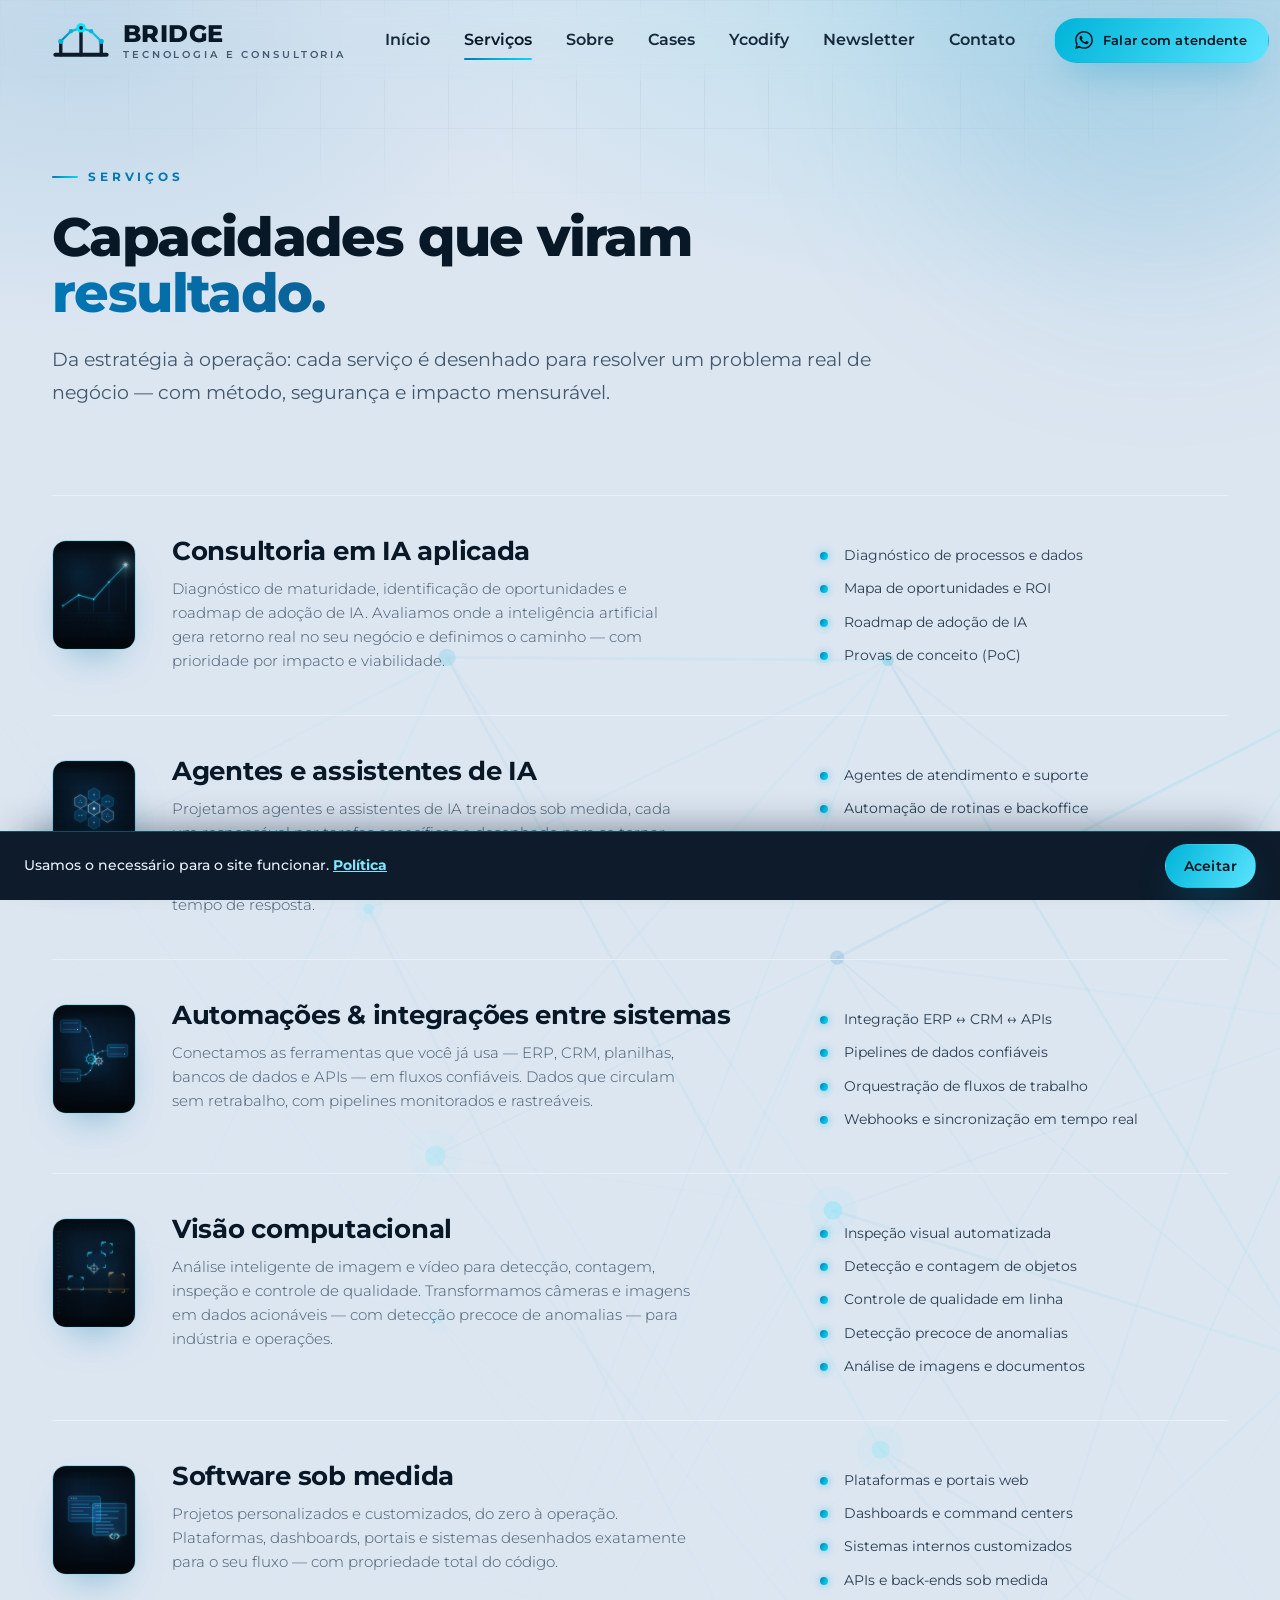
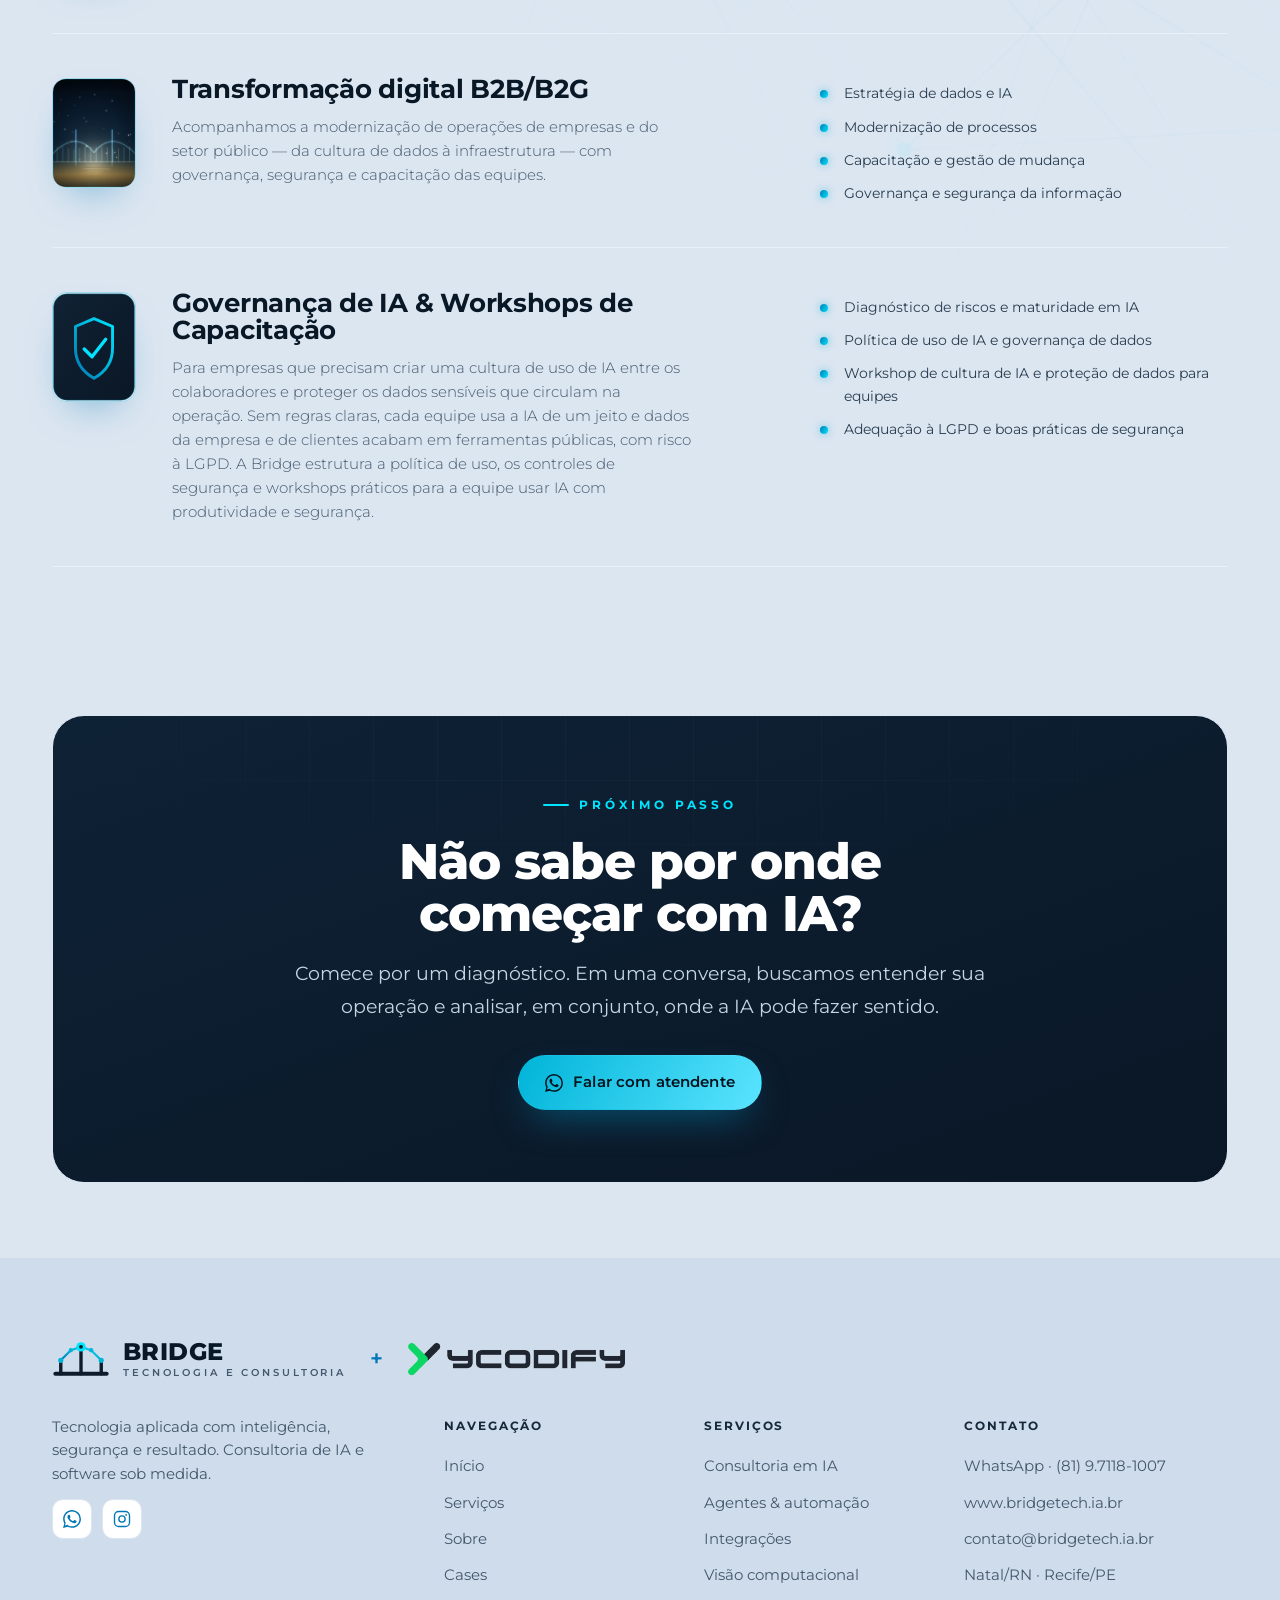
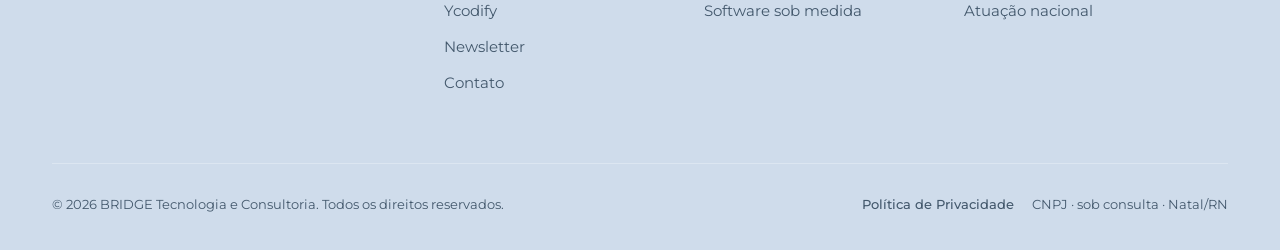
<file: servicos.html>
<!DOCTYPE html>
<html lang="pt-BR">
<head>
<meta charset="UTF-8">
<meta name="viewport" content="width=device-width, initial-scale=1.0">
<title>Serviços | BRIDGE — IA Aplicada, Automação, Integrações e Software Sob Medida</title>
<meta name="description" content="Consultoria em IA aplicada, agentes de IA e automação, integrações entre sistemas, visão computacional, software sob medida, governança de IA com workshops e adequação à LGPD.">
<meta name="keywords" content="consultoria de IA, inteligência artificial aplicada, agentes de IA, automação de processos, integração de sistemas, visão computacional, software sob medida, governança de IA, workshop de IA para empresas, treinamento de uso de IA, LGPD, transformação digital, B2B, B2G, Natal RN">
<meta name="author" content="BRIDGE Tecnologia e Consultoria">
<meta name="robots" content="index, follow, max-image-preview:large">
<meta name="theme-color" content="#0D1B2A">
<link rel="canonical" href="https://www.bridgetech.ia.br/servicos.html">
<meta name="geo.region" content="BR-RN">
<meta name="geo.placename" content="Natal, Rio Grande do Norte">
<meta property="og:type" content="website">
<meta property="og:site_name" content="BRIDGE Tecnologia e Consultoria">
<meta property="og:locale" content="pt_BR">
<meta property="og:title" content="Serviços | BRIDGE — IA Aplicada, Automação, Integrações e Software Sob Medida">
<meta property="og:description" content="Consultoria em IA aplicada, agentes de IA e automação, integrações entre sistemas, visão computacional, software sob medida, governança de IA com workshops e adequação à LGPD.">
<meta property="og:url" content="https://www.bridgetech.ia.br/servicos.html">
<meta property="og:image" content="https://www.bridgetech.ia.br/assets/og-image.png">
<meta property="og:image:width" content="1200">
<meta property="og:image:height" content="630">
<meta property="og:image:type" content="image/png">
<meta property="og:image:alt" content="BRIDGE — IA aplicada, automação e software sob medida.">
<meta name="twitter:card" content="summary_large_image">
<meta name="twitter:image" content="https://www.bridgetech.ia.br/assets/og-image.png">
<meta name="twitter:title" content="Serviços | BRIDGE — IA Aplicada, Automação, Integrações e Software Sob Medida">
<meta name="twitter:description" content="Consultoria em IA aplicada, agentes de IA e automação, integrações entre sistemas, visão computacional, software sob medida, governança de IA com workshops e adequação à LGPD.">
<script type="application/ld+json">
{
  "@context": "https://schema.org",
  "@graph": [
    {
      "@type": "BreadcrumbList",
      "itemListElement": [
        { "@type": "ListItem", "position": 1, "name": "Início", "item": "https://www.bridgetech.ia.br/" },
        { "@type": "ListItem", "position": 2, "name": "Serviços", "item": "https://www.bridgetech.ia.br/servicos.html" }
      ]
    },
    {
      "@type": "ItemList",
      "name": "Serviços BRIDGE",
      "itemListElement": [
        { "@type": "ListItem", "position": 1, "item": { "@type": "Service", "name": "Consultoria em IA aplicada", "serviceType": "Consultoria em inteligência artificial", "description": "Diagnóstico de maturidade, mapa de oportunidades e ROI, roadmap de adoção de IA e provas de conceito.", "provider": { "@id": "https://www.bridgetech.ia.br/#organization" }, "areaServed": { "@type": "Country", "name": "Brasil" } } },
        { "@type": "ListItem", "position": 2, "item": { "@type": "Service", "name": "Agentes e assistentes de IA", "serviceType": "Agentes e assistentes de IA sob medida", "description": "Agentes e assistentes treinados sob medida, cada um responsável por tarefas específicas, atuando como superespecialistas no atendimento, na triagem e na execução de rotinas.", "provider": { "@id": "https://www.bridgetech.ia.br/#organization" }, "areaServed": { "@type": "Country", "name": "Brasil" } } },
        { "@type": "ListItem", "position": 3, "item": { "@type": "Service", "name": "Automações e integrações entre sistemas", "serviceType": "Automação de processos e integração de sistemas", "description": "Integração de ERP, CRM, planilhas, bancos de dados e APIs com pipelines confiáveis, orquestração de fluxos e sincronização em tempo real.", "provider": { "@id": "https://www.bridgetech.ia.br/#organization" }, "areaServed": { "@type": "Country", "name": "Brasil" } } },
        { "@type": "ListItem", "position": 4, "item": { "@type": "Service", "name": "Visão computacional", "serviceType": "Visão computacional", "description": "Inspeção visual automatizada, detecção e contagem de objetos, controle de qualidade em linha e detecção precoce de anomalias.", "provider": { "@id": "https://www.bridgetech.ia.br/#organization" }, "areaServed": { "@type": "Country", "name": "Brasil" } } },
        { "@type": "ListItem", "position": 5, "item": { "@type": "Service", "name": "Software sob medida", "serviceType": "Desenvolvimento de software sob medida", "description": "Plataformas e portais web, dashboards, command centers, sistemas internos e back-ends, com propriedade total do código pelo cliente.", "provider": { "@id": "https://www.bridgetech.ia.br/#organization" }, "areaServed": { "@type": "Country", "name": "Brasil" } } },
        { "@type": "ListItem", "position": 6, "item": { "@type": "Service", "name": "Transformação digital B2B/B2G", "serviceType": "Transformação digital", "description": "Modernização de operações de empresas e do setor público, com governança, segurança da informação e capacitação de equipes.", "provider": { "@id": "https://www.bridgetech.ia.br/#organization" }, "areaServed": { "@type": "Country", "name": "Brasil" } } },
        { "@type": "ListItem", "position": 7, "item": { "@type": "Service", "name": "Governança de IA & Workshops de Capacitação", "serviceType": "Governança de IA e treinamento corporativo", "description": "Diagnóstico de riscos, política de uso de IA, adequação à LGPD e workshops para empresas criarem uma cultura de uso de IA entre os colaboradores, com segurança dos dados sensíveis.", "provider": { "@id": "https://www.bridgetech.ia.br/#organization" }, "areaServed": { "@type": "Country", "name": "Brasil" } } }
      ]
    }
  ]
}
</script>
<link rel="preconnect" href="https://fonts.googleapis.com">
<link rel="preconnect" href="https://fonts.gstatic.com" crossorigin>
<link rel="icon" type="image/svg+xml" href="assets/favicon.svg">
<link rel="icon" type="image/png" sizes="512x512" href="assets/favicon.png">
<link rel="apple-touch-icon" href="assets/apple-touch-icon.png">
<link rel="stylesheet" href="assets/bridge.css">
</head>
<body>
<a class="skip-link" href="#conteudo">Pular para o conteúdo</a>

<!-- ===================== NAV ===================== -->
<nav class="nav">
  <div class="nav-inner">
    <a href="index.html" class="brand" aria-label="BRIDGE — início">
      <svg viewBox="7 33 86 54"><defs><linearGradient id="nbg" x1="0" y1="1" x2="1" y2="0"><stop offset="0%" stop-color="#0077B6"/><stop offset="52%" stop-color="#00B4D8"/><stop offset="100%" stop-color="#00E5FF"/></linearGradient></defs><line x1="12" y1="82" x2="88" y2="82" stroke="#0D1B2A" stroke-width="6" stroke-linecap="round"/><g stroke="#0D1B2A" stroke-width="5" stroke-linecap="round"><line x1="20" y1="62" x2="20" y2="82"/><line x1="80" y1="62" x2="80" y2="82"/><line x1="50" y1="42" x2="50" y2="82"/></g><path d="M20 62 L 35 47 L 50 42 L 65 47 L 80 62" fill="none" stroke="url(#nbg)" stroke-width="3.2" stroke-linecap="round" stroke-linejoin="round"/><g fill="#00B4D8"><circle cx="20" cy="62" r="3.8"/><circle cx="35" cy="47" r="3.2"/><circle cx="65" cy="47" r="3.2"/><circle cx="80" cy="62" r="3.8"/></g><circle cx="50" cy="42" r="7" fill="#00E5FF"/><circle cx="50" cy="42" r="2.9" fill="#0D1B2A"/></svg>
      <span class="bt"><span class="bn">BRIDGE</span><span class="bs">Tecnologia e Consultoria</span></span>
    </a>
    <div class="nav-links">
      <a href="index.html">Início</a>
      <a href="servicos.html" class="active">Serviços</a>
      <a href="sobre.html">Sobre</a>
      <a href="cases.html">Cases</a>
      <a href="forger.html">Ycodify</a>
      <a href="newsletter.html">Newsletter</a>
      <a href="contato.html">Contato</a>
    </div>
    <div class="nav-cta">
      <a href="https://wa.me/5581971181007" target="_blank" rel="noopener" class="btn btn-whatsapp btn-sm"><span class="ic"><svg viewBox="0 0 24 24" fill="currentColor"><path d="M.057 24l1.687-6.163a11.867 11.867 0 0 1-1.587-5.946C.16 5.335 5.495 0 12.05 0a11.817 11.817 0 0 1 8.413 3.488 11.824 11.824 0 0 1 3.48 8.414c-.003 6.557-5.338 11.892-11.893 11.892a11.9 11.9 0 0 1-5.688-1.448L.057 24zm6.597-3.807c1.676.995 3.276 1.591 5.392 1.592 5.448 0 9.886-4.434 9.889-9.885.002-5.462-4.415-9.89-9.881-9.892-5.452 0-9.887 4.434-9.889 9.884a9.86 9.86 0 0 0 1.51 5.26l-.999 3.648 3.978-1.06zm11.387-5.464c-.074-.124-.272-.198-.57-.347-.297-.149-1.758-.868-2.031-.967-.272-.099-.47-.149-.669.149-.198.297-.768.967-.941 1.165-.173.198-.347.223-.644.074-.297-.149-1.255-.462-2.39-1.475-.883-.788-1.48-1.761-1.653-2.059-.173-.297-.018-.458.13-.606.134-.133.297-.347.446-.521.151-.172.2-.296.3-.495.099-.198.05-.372-.025-.521-.075-.148-.669-1.611-.916-2.206-.242-.579-.487-.501-.669-.51l-.57-.01c-.198 0-.52.074-.792.372s-1.04 1.016-1.04 2.479 1.065 2.876 1.213 3.074c.149.198 2.096 3.2 5.077 4.487.709.306 1.263.489 1.694.626.712.226 1.36.194 1.872.118.571-.085 1.758-.719 2.006-1.413.248-.695.248-1.29.173-1.414z"/></svg></span>Falar com atendente</a>
      <button class="nav-toggle" aria-label="Menu"><span></span><span></span><span></span></button>
    </div>
  </div>
</nav>
<div class="mobile-menu">
  <a href="index.html">Início</a>
  <a href="servicos.html">Serviços</a>
  <a href="sobre.html">Sobre</a>
  <a href="cases.html">Cases</a>
  <a href="forger.html">Ycodify</a>
  <a href="newsletter.html">Newsletter</a>
  <a href="contato.html">Contato</a>
  <a href="https://wa.me/5581971181007" target="_blank" rel="noopener" class="btn btn-whatsapp" style="margin-top:24px;font-size:16px"><span class="ic"><svg viewBox="0 0 24 24" fill="currentColor"><path d="M.057 24l1.687-6.163a11.867 11.867 0 0 1-1.587-5.946C.16 5.335 5.495 0 12.05 0a11.817 11.817 0 0 1 8.413 3.488 11.824 11.824 0 0 1 3.48 8.414c-.003 6.557-5.338 11.892-11.893 11.892a11.9 11.9 0 0 1-5.688-1.448L.057 24zm6.597-3.807c1.676.995 3.276 1.591 5.392 1.592 5.448 0 9.886-4.434 9.889-9.885.002-5.462-4.415-9.89-9.881-9.892-5.452 0-9.887 4.434-9.889 9.884a9.86 9.86 0 0 0 1.51 5.26l-.999 3.648 3.978-1.06zm11.387-5.464c-.074-.124-.272-.198-.57-.347-.297-.149-1.758-.868-2.031-.967-.272-.099-.47-.149-.669.149-.198.297-.768.967-.941 1.165-.173.198-.347.223-.644.074-.297-.149-1.255-.462-2.39-1.475-.883-.788-1.48-1.761-1.653-2.059-.173-.297-.018-.458.13-.606.134-.133.297-.347.446-.521.151-.172.2-.296.3-.495.099-.198.05-.372-.025-.521-.075-.148-.669-1.611-.916-2.206-.242-.579-.487-.501-.669-.51l-.57-.01c-.198 0-.52.074-.792.372s-1.04 1.016-1.04 2.479 1.065 2.876 1.213 3.074c.149.198 2.096 3.2 5.077 4.487.709.306 1.263.489 1.694.626.712.226 1.36.194 1.872.118.571-.085 1.758-.719 2.006-1.413.248-.695.248-1.29.173-1.414z"/></svg></span>Falar com atendente</a>
</div>
<main id="conteudo">
<header class="section" style="padding-top:160px;padding-bottom:56px;position:relative;overflow:hidden">
  <div class="bg-grid"></div>
  <div class="glow-orb" style="width:480px;height:480px;background:#0077B6;top:-200px;right:-120px;opacity:.14"></div>
  <div class="wrap" style="position:relative;z-index:2">
    <div class="section-head reveal" style="max-width:840px">
      <div class="eyebrow">Serviços</div>
      <h1 class="h-display" style="font-size:clamp(32px,4.2vw,54px)">Capacidades que viram <span class="text-grad">resultado.</span></h1>
      <p class="lead" style="margin-top:24px;max-width:64ch">Da estratégia à operação: cada serviço é desenhado para resolver um problema real de negócio — com método, segurança e impacto mensurável.</p>
    </div>
  </div>
</header>
<section class="section" style="padding-top:30px">
  <div class="bg-neural"></div>
  <div class="wrap" style="position:relative;z-index:1">
    <div class="svc-stack">
      <article class="svc-row reveal">
        <div class="svc-k"><img src="assets/svc/01.png" alt="Consultoria em IA aplicada — núcleo de inteligência irradiando estratégia" loading="lazy" width="84" height="110"></div>
        <div class="svc-main">
          <h2 class="h-card" style="font-size:26px">Consultoria em IA aplicada</h2>
          <p>Diagnóstico de maturidade, identificação de oportunidades e roadmap de adoção de IA. Avaliamos onde a inteligência artificial gera retorno real no seu negócio e definimos o caminho — com prioridade por impacto e viabilidade.</p>
        </div>
        <ul class="svc-list"><li>Diagnóstico de processos e dados</li><li>Mapa de oportunidades e ROI</li><li>Roadmap de adoção de IA</li><li>Provas de conceito (PoC)</li></ul>
      </article>
      <article class="svc-row reveal d1">
        <div class="svc-k"><img src="assets/svc/02.png" alt="Agentes e assistentes de IA — enxame de agentes autônomos orbitando um núcleo" loading="lazy" width="84" height="110"></div>
        <div class="svc-main">
          <h2 class="h-card" style="font-size:26px">Agentes e assistentes de IA</h2>
          <p>Projetamos agentes e assistentes de IA treinados sob medida, cada um responsável por tarefas específicas e desenhado para se tornar um verdadeiro superespecialista. Da triagem de e-mails ao atendimento e à execução de rotinas, reduzindo trabalho repetitivo e tempo de resposta.</p>
        </div>
        <ul class="svc-list"><li>Agentes de atendimento e suporte</li><li>Automação de rotinas e backoffice</li><li>Classificação e extração de documentos</li><li>Copilotos internos sob medida</li></ul>
      </article>
      <article class="svc-row reveal">
        <div class="svc-k"><img src="assets/svc/03.png" alt="Automações e integrações — fluxos de dados convergindo para um hub central" loading="lazy" width="84" height="110"></div>
        <div class="svc-main">
          <h2 class="h-card" style="font-size:26px">Automações &amp; integrações entre sistemas</h2>
          <p>Conectamos as ferramentas que você já usa — ERP, CRM, planilhas, bancos de dados e APIs — em fluxos confiáveis. Dados que circulam sem retrabalho, com pipelines monitorados e rastreáveis.</p>
        </div>
        <ul class="svc-list"><li>Integração ERP ↔ CRM ↔ APIs</li><li>Pipelines de dados confiáveis</li><li>Orquestração de fluxos de trabalho</li><li>Webhooks e sincronização em tempo real</li></ul>
      </article>
      <article class="svc-row reveal d1">
        <div class="svc-k"><img src="assets/svc/04.png" alt="Visão computacional — íris óptica com linha de varredura e marcadores de detecção" loading="lazy" width="84" height="110"></div>
        <div class="svc-main">
          <h2 class="h-card" style="font-size:26px">Visão computacional</h2>
          <p>Análise inteligente de imagem e vídeo para detecção, contagem, inspeção e controle de qualidade. Transformamos câmeras e imagens em dados acionáveis — com detecção precoce de anomalias — para indústria e operações.</p>
        </div>
        <ul class="svc-list"><li>Inspeção visual automatizada</li><li>Detecção e contagem de objetos</li><li>Controle de qualidade em linha</li><li>Detecção precoce de anomalias</li><li>Análise de imagens e documentos</li></ul>
      </article>
      <article class="svc-row reveal">
        <div class="svc-k"><img src="assets/svc/05.png" alt="Software sob medida — módulos isométricos sobre malha de blueprint" loading="lazy" width="84" height="110"></div>
        <div class="svc-main">
          <h2 class="h-card" style="font-size:26px">Software sob medida</h2>
          <p>Projetos personalizados e customizados, do zero à operação. Plataformas, dashboards, portais e sistemas desenhados exatamente para o seu fluxo — com propriedade total do código.</p>
        </div>
        <ul class="svc-list"><li>Plataformas e portais web</li><li>Dashboards e command centers</li><li>Sistemas internos customizados</li><li>APIs e back-ends sob medida</li></ul>
      </article>
      <article class="svc-row reveal d1">
        <div class="svc-k"><img src="assets/svc/06.png" alt="Transformação digital — ponte luminosa sobre um horizonte ao amanhecer" loading="lazy" width="84" height="110"></div>
        <div class="svc-main">
          <h2 class="h-card" style="font-size:26px">Transformação digital B2B/B2G</h2>
          <p>Acompanhamos a modernização de operações de empresas e do setor público — da cultura de dados à infraestrutura — com governança, segurança e capacitação das equipes.</p>
        </div>
        <ul class="svc-list"><li>Estratégia de dados e IA</li><li>Modernização de processos</li><li>Capacitação e gestão de mudança</li><li>Governança e segurança da informação</li></ul>
      </article>
      <article class="svc-row reveal">
        <div class="svc-k"><svg viewBox="0 0 84 110" width="84" height="110" role="img" aria-label="Governança de IA — escudo de conformidade e segurança">
          <defs>
            <linearGradient id="govbg" x1="0" y1="0" x2="1" y2="1"><stop offset="0%" stop-color="#102234"/><stop offset="100%" stop-color="#0a1726"/></linearGradient>
            <linearGradient id="govic" x1="0" y1="1" x2="1" y2="0"><stop offset="0%" stop-color="#0077B6"/><stop offset="52%" stop-color="#00B4D8"/><stop offset="100%" stop-color="#00E5FF"/></linearGradient>
          </defs>
          <rect x="0.5" y="0.5" width="83" height="109" rx="14" fill="url(#govbg)" stroke="rgba(0,180,216,.28)"/>
          <path d="M42 26 L61 34 V56 C61 73 51 82 42 87 C33 82 23 73 23 56 V34 Z" fill="none" stroke="url(#govic)" stroke-width="3" stroke-linecap="round" stroke-linejoin="round"/>
          <path d="M32 57 L40 65 L54 47" fill="none" stroke="#00E5FF" stroke-width="3.4" stroke-linecap="round" stroke-linejoin="round"/>
        </svg></div>
        <div class="svc-main">
          <h2 class="h-card" style="font-size:26px">Governança de IA &amp; Workshops de Capacitação</h2>
          <p>Para empresas que precisam criar uma cultura de uso de IA entre os colaboradores e proteger os dados sensíveis que circulam na operação. Sem regras claras, cada equipe usa a IA de um jeito e dados da empresa e de clientes acabam em ferramentas públicas, com risco à LGPD. A Bridge estrutura a política de uso, os controles de segurança e workshops práticos para a equipe usar IA com produtividade e segurança.</p>
        </div>
        <ul class="svc-list"><li>Diagnóstico de riscos e maturidade em IA</li><li>Política de uso de IA e governança de dados</li><li>Workshop de cultura de IA e proteção de dados para equipes</li><li>Adequação à LGPD e boas práticas de segurança</li></ul>
      </article></div>
  </div>
</section>
<section class="section">
  <div class="wrap">
    <div class="cta-band reveal on-dark">
      <div class="bg-grid" style="opacity:.4"></div>
      <div class="cta-inner">
        <div class="eyebrow center">Próximo passo</div>
        <h2 class="h-section" style="max-width:20ch;margin:0 auto">Não sabe por onde começar com IA?</h2>
        <p class="lead" style="margin:18px auto 0;text-align:center">Comece por um diagnóstico. Em uma conversa, buscamos entender sua operação e analisar, em conjunto, onde a IA pode fazer sentido.</p>
        <div class="cta-actions">
          <a href="https://wa.me/5581971181007" target="_blank" rel="noopener" class="btn btn-whatsapp"><span class="ic"><svg viewBox="0 0 24 24" fill="currentColor"><path d="M.057 24l1.687-6.163a11.867 11.867 0 0 1-1.587-5.946C.16 5.335 5.495 0 12.05 0a11.817 11.817 0 0 1 8.413 3.488 11.824 11.824 0 0 1 3.48 8.414c-.003 6.557-5.338 11.892-11.893 11.892a11.9 11.9 0 0 1-5.688-1.448L.057 24zm6.597-3.807c1.676.995 3.276 1.591 5.392 1.592 5.448 0 9.886-4.434 9.889-9.885.002-5.462-4.415-9.89-9.881-9.892-5.452 0-9.887 4.434-9.889 9.884a9.86 9.86 0 0 0 1.51 5.26l-.999 3.648 3.978-1.06zm11.387-5.464c-.074-.124-.272-.198-.57-.347-.297-.149-1.758-.868-2.031-.967-.272-.099-.47-.149-.669.149-.198.297-.768.967-.941 1.165-.173.198-.347.223-.644.074-.297-.149-1.255-.462-2.39-1.475-.883-.788-1.48-1.761-1.653-2.059-.173-.297-.018-.458.13-.606.134-.133.297-.347.446-.521.151-.172.2-.296.3-.495.099-.198.05-.372-.025-.521-.075-.148-.669-1.611-.916-2.206-.242-.579-.487-.501-.669-.51l-.57-.01c-.198 0-.52.074-.792.372s-1.04 1.016-1.04 2.479 1.065 2.876 1.213 3.074c.149.198 2.096 3.2 5.077 4.487.709.306 1.263.489 1.694.626.712.226 1.36.194 1.872.118.571-.085 1.758-.719 2.006-1.413.248-.695.248-1.29.173-1.414z"/></svg></span>Falar com atendente</a>
        </div>
      </div>
    </div>
  </div>
</section>
</main>
<!-- ===================== FOOTER ===================== -->
<footer class="footer">
  <div class="wrap">
    <div class="brand-lockup footer-signature" aria-label="BRIDGE e Ycodify">
        <a href="index.html" class="brand">
          <svg viewBox="7 33 86 54"><defs><linearGradient id="fbg" x1="0" y1="1" x2="1" y2="0"><stop offset="0%" stop-color="#0077B6"/><stop offset="52%" stop-color="#00B4D8"/><stop offset="100%" stop-color="#00E5FF"/></linearGradient></defs><line x1="12" y1="82" x2="88" y2="82" stroke="#0D1B2A" stroke-width="6" stroke-linecap="round"/><g stroke="#0D1B2A" stroke-width="5" stroke-linecap="round"><line x1="20" y1="62" x2="20" y2="82"/><line x1="80" y1="62" x2="80" y2="82"/><line x1="50" y1="42" x2="50" y2="82"/></g><path d="M20 62 L 35 47 L 50 42 L 65 47 L 80 62" fill="none" stroke="url(#fbg)" stroke-width="3.2" stroke-linecap="round" stroke-linejoin="round"/><g fill="#00B4D8"><circle cx="20" cy="62" r="3.8"/><circle cx="35" cy="47" r="3.2"/><circle cx="65" cy="47" r="3.2"/><circle cx="80" cy="62" r="3.8"/></g><circle cx="50" cy="42" r="7" fill="#00E5FF"/><circle cx="50" cy="42" r="2.9" fill="#0D1B2A"/></svg>
          <span class="bt"><span class="bn">BRIDGE</span><span class="bs">Tecnologia e Consultoria</span></span>
        </a>
          <span class="lockup-pair"><span class="lockup-sep" aria-hidden="true">+</span>
          <img class="ycodify-logo" src="assets/ycodify-logo.webp" alt="Ycodify" width="219" height="34" decoding="async"></span>
        </div>
    <div class="footer-top">
      <div class="footer-col">
        <p class="footer-blurb">Tecnologia aplicada com inteligência, segurança e resultado. Consultoria de IA e software sob medida.</p>
        <div class="social">
          <a href="https://wa.me/5581971181007" target="_blank" rel="noopener" aria-label="WhatsApp"><svg viewBox="0 0 24 24" fill="currentColor"><path d="M.057 24l1.687-6.163a11.867 11.867 0 0 1-1.587-5.946C.16 5.335 5.495 0 12.05 0a11.817 11.817 0 0 1 8.413 3.488 11.824 11.824 0 0 1 3.48 8.414c-.003 6.557-5.338 11.892-11.893 11.892a11.9 11.9 0 0 1-5.688-1.448L.057 24zm6.597-3.807c1.676.995 3.276 1.591 5.392 1.592 5.448 0 9.886-4.434 9.889-9.885.002-5.462-4.415-9.89-9.881-9.892-5.452 0-9.887 4.434-9.889 9.884a9.86 9.86 0 0 0 1.51 5.26l-.999 3.648 3.978-1.06zm11.387-5.464c-.074-.124-.272-.198-.57-.347-.297-.149-1.758-.868-2.031-.967-.272-.099-.47-.149-.669.149-.198.297-.768.967-.941 1.165-.173.198-.347.223-.644.074-.297-.149-1.255-.462-2.39-1.475-.883-.788-1.48-1.761-1.653-2.059-.173-.297-.018-.458.13-.606.134-.133.297-.347.446-.521.151-.172.2-.296.3-.495.099-.198.05-.372-.025-.521-.075-.148-.669-1.611-.916-2.206-.242-.579-.487-.501-.669-.51l-.57-.01c-.198 0-.52.074-.792.372s-1.04 1.016-1.04 2.479 1.065 2.876 1.213 3.074c.149.198 2.096 3.2 5.077 4.487.709.306 1.263.489 1.694.626.712.226 1.36.194 1.872.118.571-.085 1.758-.719 2.006-1.413.248-.695.248-1.29.173-1.414z"/></svg></a>
          <a href="https://www.instagram.com/bridgetech.ia/" target="_blank" rel="noopener" aria-label="Instagram"><svg viewBox="0 0 24 24" fill="none" stroke="currentColor" stroke-width="1.8"><rect x="2" y="2" width="20" height="20" rx="5.5"/><circle cx="12" cy="12" r="4.2"/><circle cx="17.5" cy="6.5" r="1.2" fill="currentColor" stroke="none"/></svg></a>
        </div>
      </div>
      <div class="footer-col">
        <h4>Navegação</h4>
        <a href="index.html">Início</a>
        <a href="servicos.html">Serviços</a>
        <a href="sobre.html">Sobre</a>
        <a href="cases.html">Cases</a>
        <a href="forger.html">Ycodify</a>
        <a href="newsletter.html">Newsletter</a>
        <a href="contato.html">Contato</a>
      </div>
      <div class="footer-col">
        <h4>Serviços</h4>
        <a href="servicos.html">Consultoria em IA</a>
        <a href="servicos.html">Agentes &amp; automação</a>
        <a href="servicos.html">Integrações</a>
        <a href="servicos.html">Visão computacional</a>
        <a href="servicos.html">Software sob medida</a>
      </div>
      <div class="footer-col">
        <h4>Contato</h4>
        <a href="https://wa.me/5581971181007" target="_blank" rel="noopener">WhatsApp · (81) 9.7118-1007</a>
        <a href="https://www.bridgetech.ia.br" target="_blank" rel="noopener">www.bridgetech.ia.br</a>
        <a href="mailto:contato@bridgetech.ia.br">contato@bridgetech.ia.br</a>
        <p>Natal/RN · Recife/PE</p>
        <p>Atuação nacional</p>
      </div>
    </div>
    <div class="footer-bottom">
      <p>© <span data-year>2026</span> BRIDGE Tecnologia e Consultoria. Todos os direitos reservados.</p>
      <div class="footer-legal"><a href="privacidade.html">Política de Privacidade</a><span>CNPJ · sob consulta · Natal/RN</span></div>
    </div>
  </div>
</footer>
<style>
  .svc-stack{display:flex;flex-direction:column;gap:0}
  .svc-row{display:grid;grid-template-columns:84px 1.5fr 1fr;gap:36px;align-items:start;padding:42px 0;border-top:1px solid var(--line-soft)}
  .svc-row:last-child{border-bottom:1px solid var(--line-soft)}
  .svc-k{display:block;opacity:1;padding-top:2px}
  .svc-k img,.svc-k svg{width:84px;height:110px;object-fit:cover;border-radius:14px;display:block;border:1px solid rgba(0,180,216,.28);box-shadow:0 18px 40px -20px rgba(0,120,180,.6), inset 0 1px 0 rgba(255,255,255,.10);transition:.45s var(--ease)}
  .svc-row:hover .svc-k img,.svc-row:hover .svc-k svg{transform:translateY(-4px);border-color:rgba(0,229,255,.55);box-shadow:0 26px 52px -20px rgba(0,150,210,.8), inset 0 1px 0 rgba(255,255,255,.14)}
  .svc-main p{color:var(--muted);font-size:15px;font-weight:300;margin-top:12px;max-width:52ch}
  .svc-list{list-style:none;display:flex;flex-direction:column;gap:11px;padding-top:6px}
  .svc-list li{position:relative;padding-left:24px;font-size:14px;font-weight:400;color:var(--text)}
  .svc-list li::before{content:"";position:absolute;left:0;top:8px;width:8px;height:8px;border-radius:50%;background:var(--grad);box-shadow:0 0 8px rgba(0,180,216,.6)}
  .cta-band{position:relative;overflow:hidden;border:1px solid var(--line);border-radius:32px;padding:72px 40px;background:linear-gradient(160deg,#0e2236,#0a1726)}
  .cta-inner{position:relative;z-index:2;text-align:center}
  .cta-actions{display:flex;gap:14px;justify-content:center;margin-top:32px;flex-wrap:wrap}
  @media (max-width:860px){.svc-row{grid-template-columns:1fr;gap:18px;padding:34px 0}.svc-k img{width:96px;height:126px}}
</style>
<script src="assets/bridge.js"></script>
</body>
</html>
</file>
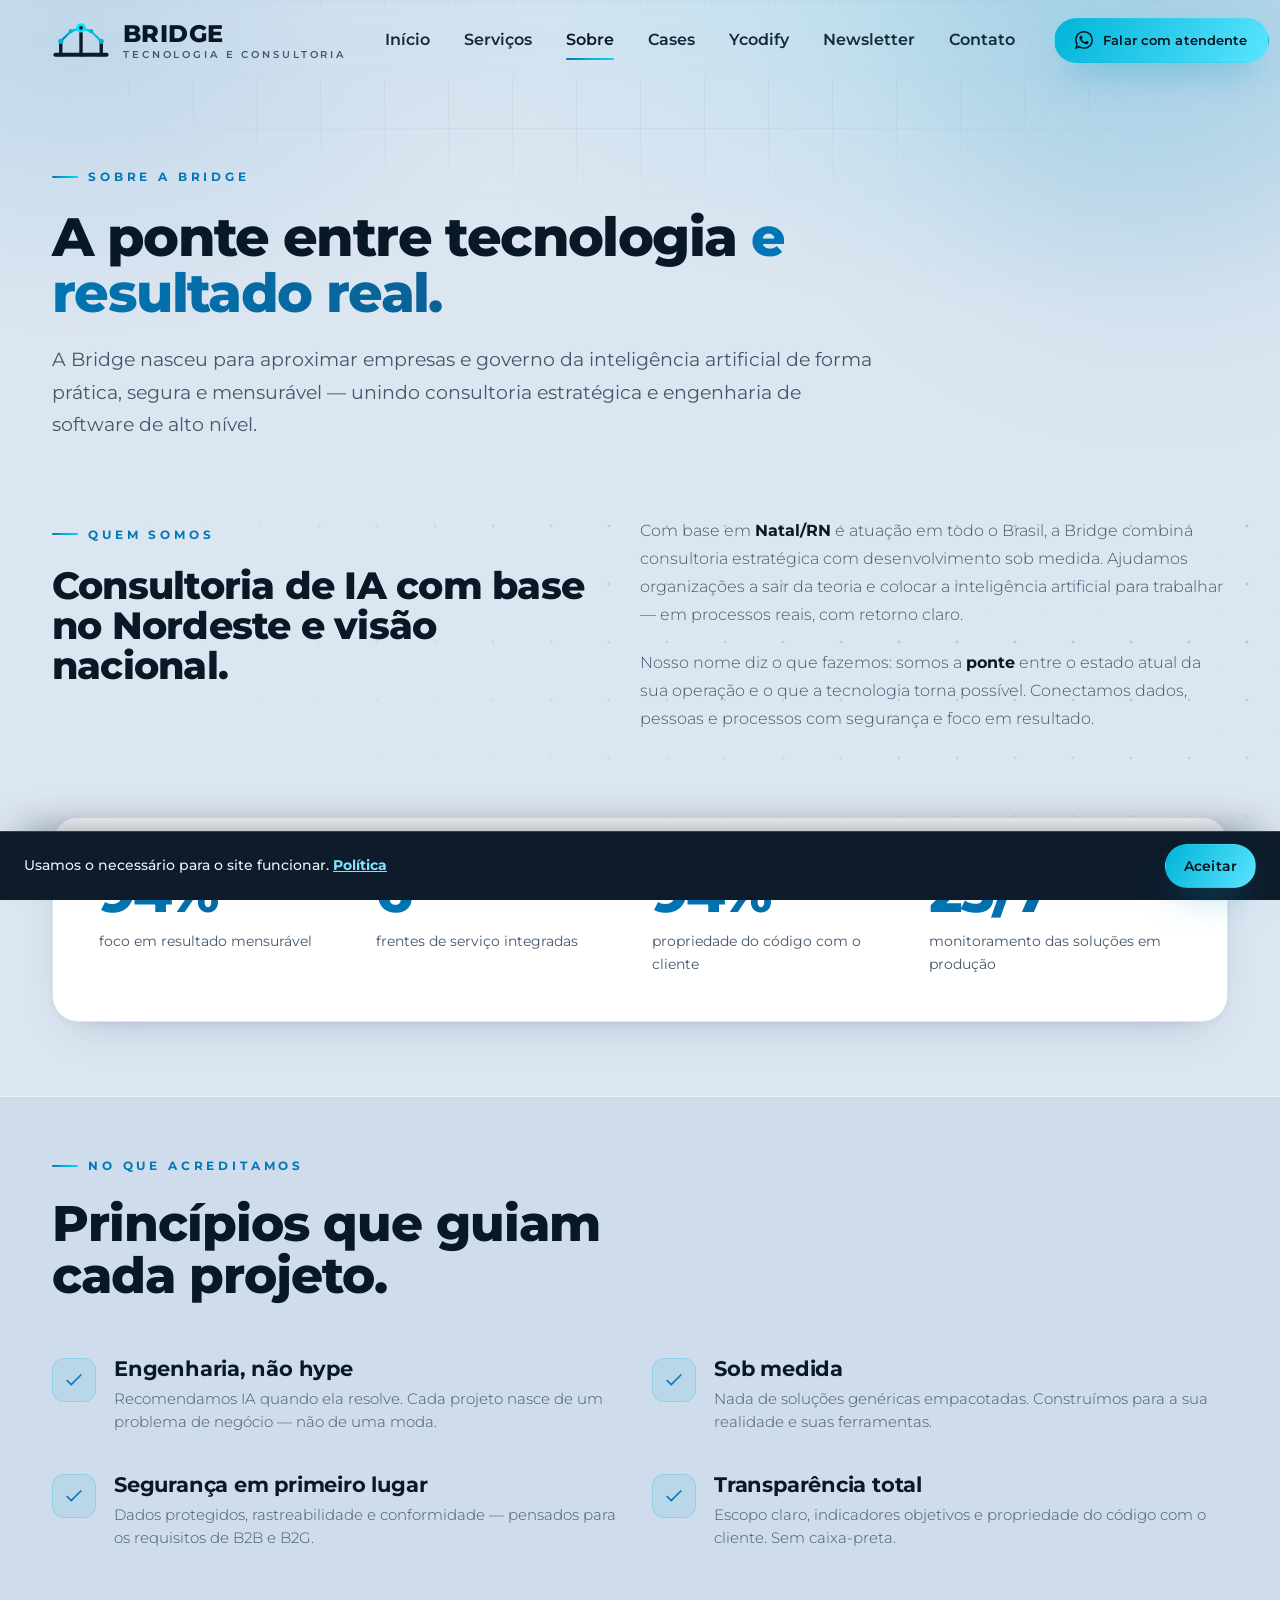
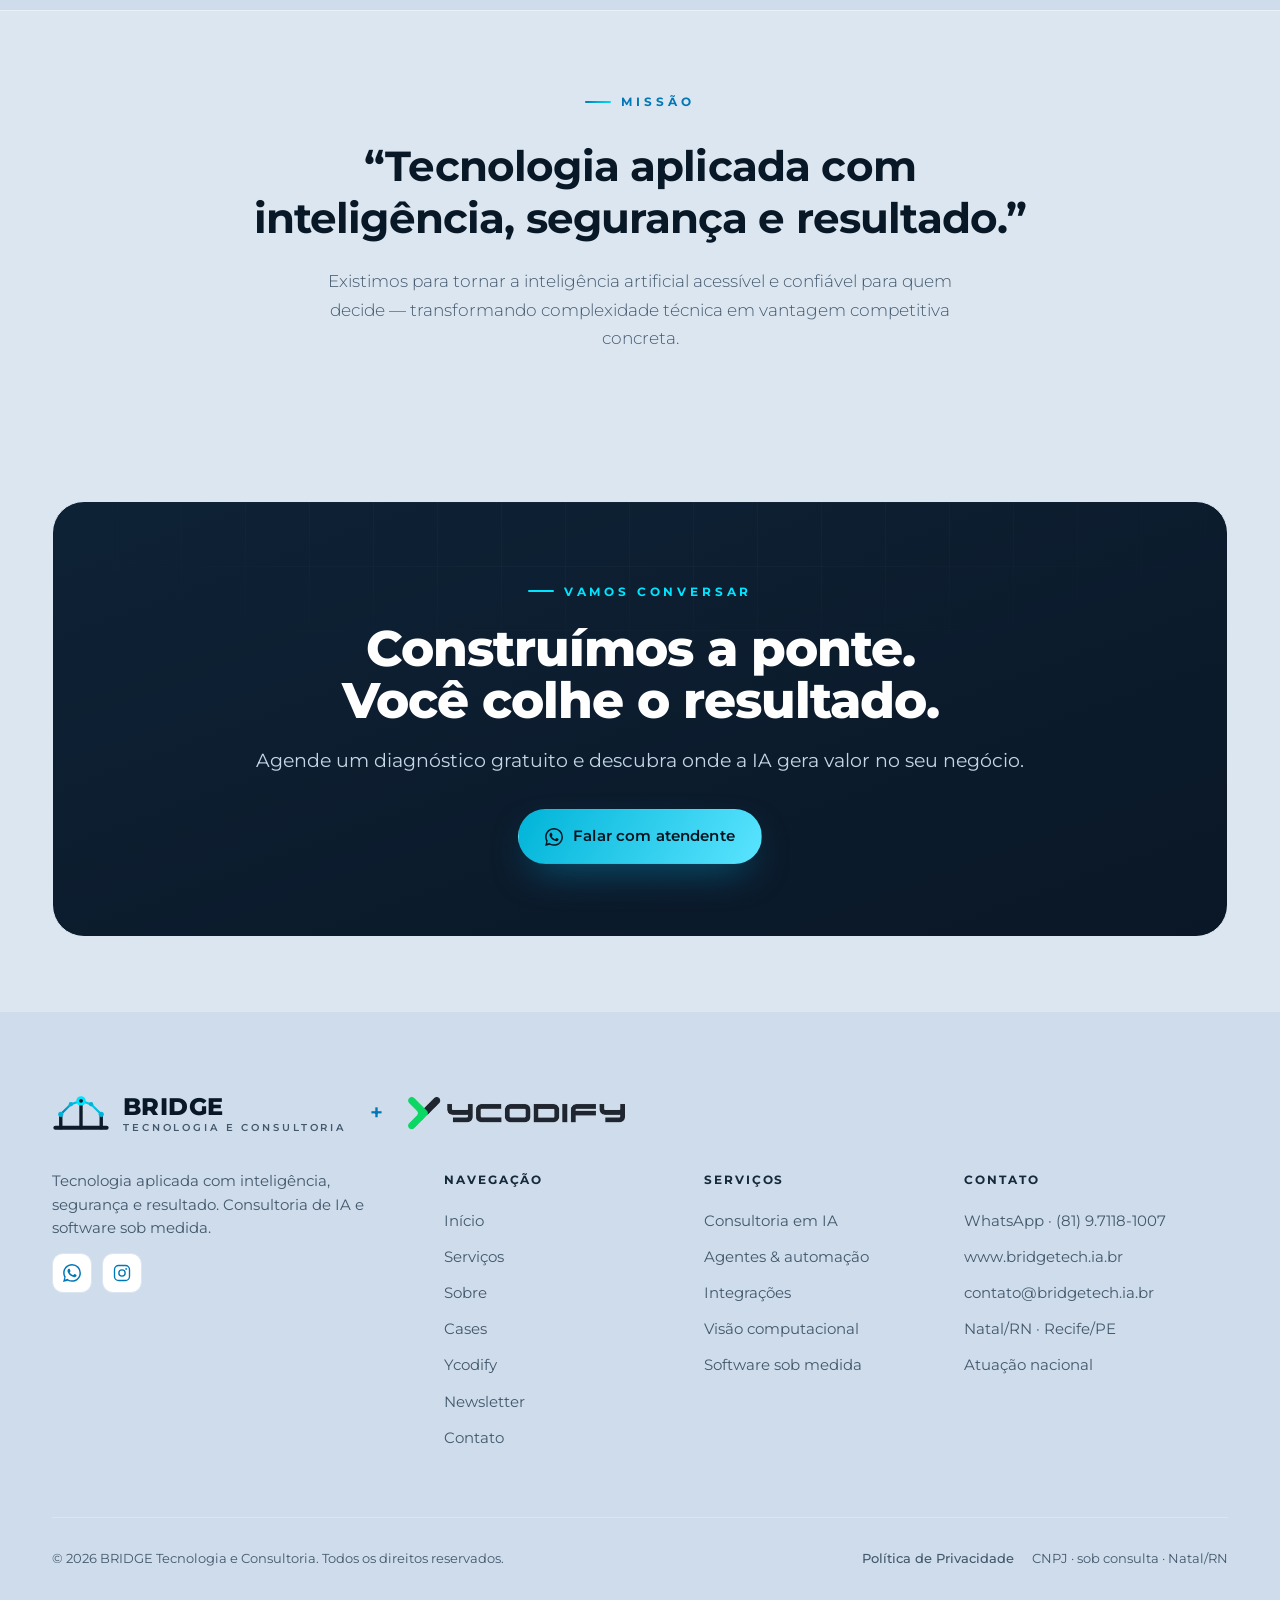
<file: sobre.html>
<!DOCTYPE html>
<html lang="pt-BR">
<head>
<meta charset="UTF-8">
<meta name="viewport" content="width=device-width, initial-scale=1.0">
<title>Sobre | BRIDGE Tecnologia e Consultoria — IA Aplicada com Resultado</title>
<meta name="description" content="A BRIDGE é uma consultoria de IA aplicada e software sob medida com base em Natal/RN e atuação nacional. Conheça princípios, missão e a forma como trabalhamos.">
<meta name="keywords" content="consultoria de IA, inteligência artificial aplicada, agentes de IA, automação de processos, integração de sistemas, visão computacional, software sob medida, transformação digital, B2B, B2G, Natal RN">
<meta name="author" content="BRIDGE Tecnologia e Consultoria">
<meta name="robots" content="index, follow, max-image-preview:large">
<meta name="theme-color" content="#0D1B2A">
<link rel="canonical" href="https://www.bridgetech.ia.br/sobre.html">
<meta name="geo.region" content="BR-RN">
<meta name="geo.placename" content="Natal, Rio Grande do Norte">
<meta property="og:type" content="website">
<meta property="og:site_name" content="BRIDGE Tecnologia e Consultoria">
<meta property="og:locale" content="pt_BR">
<meta property="og:title" content="Sobre | BRIDGE Tecnologia e Consultoria — IA Aplicada com Resultado">
<meta property="og:description" content="A BRIDGE é uma consultoria de IA aplicada e software sob medida com base em Natal/RN e atuação nacional. Conheça princípios, missão e a forma como trabalhamos.">
<meta property="og:url" content="https://www.bridgetech.ia.br/sobre.html">
<meta property="og:image" content="https://www.bridgetech.ia.br/assets/og-image.png">
<meta property="og:image:width" content="1200">
<meta property="og:image:height" content="630">
<meta property="og:image:type" content="image/png">
<meta property="og:image:alt" content="BRIDGE — IA aplicada, automação e software sob medida.">
<meta name="twitter:card" content="summary_large_image">
<meta name="twitter:image" content="https://www.bridgetech.ia.br/assets/og-image.png">
<meta name="twitter:title" content="Sobre | BRIDGE Tecnologia e Consultoria — IA Aplicada com Resultado">
<meta name="twitter:description" content="A BRIDGE é uma consultoria de IA aplicada e software sob medida com base em Natal/RN e atuação nacional. Conheça princípios, missão e a forma como trabalhamos.">
<script type="application/ld+json">
{
  "@context": "https://schema.org",
  "@type": "BreadcrumbList",
  "itemListElement": [
    { "@type": "ListItem", "position": 1, "name": "Início", "item": "https://www.bridgetech.ia.br/" },
    { "@type": "ListItem", "position": 2, "name": "Sobre", "item": "https://www.bridgetech.ia.br/sobre.html" }
  ]
}
</script>
<link rel="preconnect" href="https://fonts.googleapis.com">
<link rel="preconnect" href="https://fonts.gstatic.com" crossorigin>
<link rel="icon" type="image/svg+xml" href="assets/favicon.svg">
<link rel="icon" type="image/png" sizes="512x512" href="assets/favicon.png">
<link rel="apple-touch-icon" href="assets/apple-touch-icon.png">
<link rel="stylesheet" href="assets/bridge.css">
</head>
<body>
<a class="skip-link" href="#conteudo">Pular para o conteúdo</a>

<!-- ===================== NAV ===================== -->
<nav class="nav">
  <div class="nav-inner">
    <a href="index.html" class="brand" aria-label="BRIDGE — início">
      <svg viewBox="7 33 86 54"><defs><linearGradient id="nbg" x1="0" y1="1" x2="1" y2="0"><stop offset="0%" stop-color="#0077B6"/><stop offset="52%" stop-color="#00B4D8"/><stop offset="100%" stop-color="#00E5FF"/></linearGradient></defs><line x1="12" y1="82" x2="88" y2="82" stroke="#0D1B2A" stroke-width="6" stroke-linecap="round"/><g stroke="#0D1B2A" stroke-width="5" stroke-linecap="round"><line x1="20" y1="62" x2="20" y2="82"/><line x1="80" y1="62" x2="80" y2="82"/><line x1="50" y1="42" x2="50" y2="82"/></g><path d="M20 62 L 35 47 L 50 42 L 65 47 L 80 62" fill="none" stroke="url(#nbg)" stroke-width="3.2" stroke-linecap="round" stroke-linejoin="round"/><g fill="#00B4D8"><circle cx="20" cy="62" r="3.8"/><circle cx="35" cy="47" r="3.2"/><circle cx="65" cy="47" r="3.2"/><circle cx="80" cy="62" r="3.8"/></g><circle cx="50" cy="42" r="7" fill="#00E5FF"/><circle cx="50" cy="42" r="2.9" fill="#0D1B2A"/></svg>
      <span class="bt"><span class="bn">BRIDGE</span><span class="bs">Tecnologia e Consultoria</span></span>
    </a>
    <div class="nav-links">
      <a href="index.html">Início</a>
      <a href="servicos.html">Serviços</a>
      <a href="sobre.html" class="active">Sobre</a>
      <a href="cases.html">Cases</a>
      <a href="forger.html">Ycodify</a>
      <a href="newsletter.html">Newsletter</a>
      <a href="contato.html">Contato</a>
    </div>
    <div class="nav-cta">
      <a href="https://wa.me/5581971181007" target="_blank" rel="noopener" class="btn btn-whatsapp btn-sm"><span class="ic"><svg viewBox="0 0 24 24" fill="currentColor"><path d="M.057 24l1.687-6.163a11.867 11.867 0 0 1-1.587-5.946C.16 5.335 5.495 0 12.05 0a11.817 11.817 0 0 1 8.413 3.488 11.824 11.824 0 0 1 3.48 8.414c-.003 6.557-5.338 11.892-11.893 11.892a11.9 11.9 0 0 1-5.688-1.448L.057 24zm6.597-3.807c1.676.995 3.276 1.591 5.392 1.592 5.448 0 9.886-4.434 9.889-9.885.002-5.462-4.415-9.89-9.881-9.892-5.452 0-9.887 4.434-9.889 9.884a9.86 9.86 0 0 0 1.51 5.26l-.999 3.648 3.978-1.06zm11.387-5.464c-.074-.124-.272-.198-.57-.347-.297-.149-1.758-.868-2.031-.967-.272-.099-.47-.149-.669.149-.198.297-.768.967-.941 1.165-.173.198-.347.223-.644.074-.297-.149-1.255-.462-2.39-1.475-.883-.788-1.48-1.761-1.653-2.059-.173-.297-.018-.458.13-.606.134-.133.297-.347.446-.521.151-.172.2-.296.3-.495.099-.198.05-.372-.025-.521-.075-.148-.669-1.611-.916-2.206-.242-.579-.487-.501-.669-.51l-.57-.01c-.198 0-.52.074-.792.372s-1.04 1.016-1.04 2.479 1.065 2.876 1.213 3.074c.149.198 2.096 3.2 5.077 4.487.709.306 1.263.489 1.694.626.712.226 1.36.194 1.872.118.571-.085 1.758-.719 2.006-1.413.248-.695.248-1.29.173-1.414z"/></svg></span>Falar com atendente</a>
      <button class="nav-toggle" aria-label="Menu"><span></span><span></span><span></span></button>
    </div>
  </div>
</nav>
<div class="mobile-menu">
  <a href="index.html">Início</a>
  <a href="servicos.html">Serviços</a>
  <a href="sobre.html">Sobre</a>
  <a href="cases.html">Cases</a>
  <a href="forger.html">Ycodify</a>
  <a href="newsletter.html">Newsletter</a>
  <a href="contato.html">Contato</a>
  <a href="https://wa.me/5581971181007" target="_blank" rel="noopener" class="btn btn-whatsapp" style="margin-top:24px;font-size:16px"><span class="ic"><svg viewBox="0 0 24 24" fill="currentColor"><path d="M.057 24l1.687-6.163a11.867 11.867 0 0 1-1.587-5.946C.16 5.335 5.495 0 12.05 0a11.817 11.817 0 0 1 8.413 3.488 11.824 11.824 0 0 1 3.48 8.414c-.003 6.557-5.338 11.892-11.893 11.892a11.9 11.9 0 0 1-5.688-1.448L.057 24zm6.597-3.807c1.676.995 3.276 1.591 5.392 1.592 5.448 0 9.886-4.434 9.889-9.885.002-5.462-4.415-9.89-9.881-9.892-5.452 0-9.887 4.434-9.889 9.884a9.86 9.86 0 0 0 1.51 5.26l-.999 3.648 3.978-1.06zm11.387-5.464c-.074-.124-.272-.198-.57-.347-.297-.149-1.758-.868-2.031-.967-.272-.099-.47-.149-.669.149-.198.297-.768.967-.941 1.165-.173.198-.347.223-.644.074-.297-.149-1.255-.462-2.39-1.475-.883-.788-1.48-1.761-1.653-2.059-.173-.297-.018-.458.13-.606.134-.133.297-.347.446-.521.151-.172.2-.296.3-.495.099-.198.05-.372-.025-.521-.075-.148-.669-1.611-.916-2.206-.242-.579-.487-.501-.669-.51l-.57-.01c-.198 0-.52.074-.792.372s-1.04 1.016-1.04 2.479 1.065 2.876 1.213 3.074c.149.198 2.096 3.2 5.077 4.487.709.306 1.263.489 1.694.626.712.226 1.36.194 1.872.118.571-.085 1.758-.719 2.006-1.413.248-.695.248-1.29.173-1.414z"/></svg></span>Falar com atendente</a>
</div>
<main id="conteudo">
<header class="section" style="padding-top:160px;padding-bottom:56px;position:relative;overflow:hidden">
  <div class="bg-grid"></div>
  <div class="glow-orb" style="width:480px;height:480px;background:#0077B6;top:-200px;right:-120px;opacity:.14"></div>
  <div class="wrap" style="position:relative;z-index:2">
    <div class="section-head reveal" style="max-width:840px">
      <div class="eyebrow">Sobre a Bridge</div>
      <h1 class="h-display" style="font-size:clamp(32px,4.2vw,54px)">A ponte entre tecnologia <span class="text-grad">e resultado real.</span></h1>
      <p class="lead" style="margin-top:24px;max-width:64ch">A Bridge nasceu para aproximar empresas e governo da inteligência artificial de forma prática, segura e mensurável — unindo consultoria estratégica e engenharia de software de alto nível.</p>
    </div>
  </div>
</header>
<section class="section" style="padding-top:20px">
  <div class="bg-mesh"></div>
  <div class="wrap" style="position:relative;z-index:1">
    <div class="about-grid">
      <div class="reveal">
        <div class="eyebrow">Quem somos</div>
        <h2 class="h-section" style="font-size:clamp(26px,3vw,40px)">Consultoria de IA com base no Nordeste e visão nacional.</h2>
      </div>
      <div class="reveal d1">
        <p class="about-p">Com base em <strong style="color:var(--ink)">Natal/RN</strong> e atuação em todo o Brasil, a Bridge combina consultoria estratégica com desenvolvimento sob medida. Ajudamos organizações a sair da teoria e colocar a inteligência artificial para trabalhar — em processos reais, com retorno claro.</p>
        <p class="about-p">Nosso nome diz o que fazemos: somos a <strong style="color:var(--ink)">ponte</strong> entre o estado atual da sua operação e o que a tecnologia torna possível. Conectamos dados, pessoas e processos com segurança e foco em resultado.</p>
      </div>
    </div>
    <div class="stats-band reveal" style="margin-top:64px">
      <div class="stat"><div class="num" data-count="100" data-suffix="%">0</div><div class="lbl">foco em resultado mensurável</div></div>
      <div class="stat"><div class="num" data-count="6" data-suffix="">0</div><div class="lbl">frentes de serviço integradas</div></div>
      <div class="stat"><div class="num" data-count="100" data-suffix="%">0</div><div class="lbl">propriedade do código com o cliente</div></div>
      <div class="stat"><div class="num" data-prefix="" data-count="24" data-suffix="/7">0</div><div class="lbl">monitoramento das soluções em produção</div></div>
    </div>
  </div>
</section>
<section class="section tight" style="background:var(--band);border-top:1px solid var(--line-soft);border-bottom:1px solid var(--line-soft)">
  <div class="wrap">
    <div class="section-head reveal"><div class="eyebrow">No que acreditamos</div><h2 class="h-section">Princípios que guiam cada projeto.</h2></div>
    <div class="grid g-2" style="margin-top:48px">
      <div class="val reveal"><div class="val-ic"><svg viewBox="0 0 24 24" fill="none" stroke="currentColor" stroke-width="1.7"><path d="M20 6 9 17l-5-5"/></svg></div><div><h3 class="h-card">Engenharia, não hype</h3><p>Recomendamos IA quando ela resolve. Cada projeto nasce de um problema de negócio — não de uma moda.</p></div></div><div class="val reveal d1"><div class="val-ic"><svg viewBox="0 0 24 24" fill="none" stroke="currentColor" stroke-width="1.7"><path d="M20 6 9 17l-5-5"/></svg></div><div><h3 class="h-card">Sob medida</h3><p>Nada de soluções genéricas empacotadas. Construímos para a sua realidade e suas ferramentas.</p></div></div><div class="val reveal"><div class="val-ic"><svg viewBox="0 0 24 24" fill="none" stroke="currentColor" stroke-width="1.7"><path d="M20 6 9 17l-5-5"/></svg></div><div><h3 class="h-card">Segurança em primeiro lugar</h3><p>Dados protegidos, rastreabilidade e conformidade — pensados para os requisitos de B2B e B2G.</p></div></div><div class="val reveal d1"><div class="val-ic"><svg viewBox="0 0 24 24" fill="none" stroke="currentColor" stroke-width="1.7"><path d="M20 6 9 17l-5-5"/></svg></div><div><h3 class="h-card">Transparência total</h3><p>Escopo claro, indicadores objetivos e propriedade do código com o cliente. Sem caixa-preta.</p></div></div>
    </div>
  </div>
</section>
<section class="section">
  <div class="wrap">
    <div class="mission reveal">
      <div class="eyebrow center">Missão</div>
      <p class="mission-q">“Tecnologia aplicada com inteligência, segurança e resultado.”</p>
      <p class="mission-s">Existimos para tornar a inteligência artificial acessível e confiável para quem decide — transformando complexidade técnica em vantagem competitiva concreta.</p>
    </div>
  </div>
</section>
<section class="section">
  <div class="wrap">
    <div class="cta-band reveal on-dark">
      <div class="bg-grid" style="opacity:.4"></div>
      <div class="cta-inner">
        <div class="eyebrow center">Vamos conversar</div>
        <h2 class="h-section" style="max-width:20ch;margin:0 auto">Construímos a ponte. Você colhe o resultado.</h2>
        <p class="lead" style="margin:18px auto 0;text-align:center">Agende um diagnóstico gratuito e descubra onde a IA gera valor no seu negócio.</p>
        <div class="cta-actions">
          <a href="https://wa.me/5581971181007" target="_blank" rel="noopener" class="btn btn-whatsapp"><span class="ic"><svg viewBox="0 0 24 24" fill="currentColor"><path d="M.057 24l1.687-6.163a11.867 11.867 0 0 1-1.587-5.946C.16 5.335 5.495 0 12.05 0a11.817 11.817 0 0 1 8.413 3.488 11.824 11.824 0 0 1 3.48 8.414c-.003 6.557-5.338 11.892-11.893 11.892a11.9 11.9 0 0 1-5.688-1.448L.057 24zm6.597-3.807c1.676.995 3.276 1.591 5.392 1.592 5.448 0 9.886-4.434 9.889-9.885.002-5.462-4.415-9.89-9.881-9.892-5.452 0-9.887 4.434-9.889 9.884a9.86 9.86 0 0 0 1.51 5.26l-.999 3.648 3.978-1.06zm11.387-5.464c-.074-.124-.272-.198-.57-.347-.297-.149-1.758-.868-2.031-.967-.272-.099-.47-.149-.669.149-.198.297-.768.967-.941 1.165-.173.198-.347.223-.644.074-.297-.149-1.255-.462-2.39-1.475-.883-.788-1.48-1.761-1.653-2.059-.173-.297-.018-.458.13-.606.134-.133.297-.347.446-.521.151-.172.2-.296.3-.495.099-.198.05-.372-.025-.521-.075-.148-.669-1.611-.916-2.206-.242-.579-.487-.501-.669-.51l-.57-.01c-.198 0-.52.074-.792.372s-1.04 1.016-1.04 2.479 1.065 2.876 1.213 3.074c.149.198 2.096 3.2 5.077 4.487.709.306 1.263.489 1.694.626.712.226 1.36.194 1.872.118.571-.085 1.758-.719 2.006-1.413.248-.695.248-1.29.173-1.414z"/></svg></span>Falar com atendente</a>
        </div>
      </div>
    </div>
  </div>
</section>
</main>
<!-- ===================== FOOTER ===================== -->
<footer class="footer">
  <div class="wrap">
    <div class="brand-lockup footer-signature" aria-label="BRIDGE e Ycodify">
        <a href="index.html" class="brand">
          <svg viewBox="7 33 86 54"><defs><linearGradient id="fbg" x1="0" y1="1" x2="1" y2="0"><stop offset="0%" stop-color="#0077B6"/><stop offset="52%" stop-color="#00B4D8"/><stop offset="100%" stop-color="#00E5FF"/></linearGradient></defs><line x1="12" y1="82" x2="88" y2="82" stroke="#0D1B2A" stroke-width="6" stroke-linecap="round"/><g stroke="#0D1B2A" stroke-width="5" stroke-linecap="round"><line x1="20" y1="62" x2="20" y2="82"/><line x1="80" y1="62" x2="80" y2="82"/><line x1="50" y1="42" x2="50" y2="82"/></g><path d="M20 62 L 35 47 L 50 42 L 65 47 L 80 62" fill="none" stroke="url(#fbg)" stroke-width="3.2" stroke-linecap="round" stroke-linejoin="round"/><g fill="#00B4D8"><circle cx="20" cy="62" r="3.8"/><circle cx="35" cy="47" r="3.2"/><circle cx="65" cy="47" r="3.2"/><circle cx="80" cy="62" r="3.8"/></g><circle cx="50" cy="42" r="7" fill="#00E5FF"/><circle cx="50" cy="42" r="2.9" fill="#0D1B2A"/></svg>
          <span class="bt"><span class="bn">BRIDGE</span><span class="bs">Tecnologia e Consultoria</span></span>
        </a>
          <span class="lockup-pair"><span class="lockup-sep" aria-hidden="true">+</span>
          <img class="ycodify-logo" src="assets/ycodify-logo.webp" alt="Ycodify" width="219" height="34" decoding="async"></span>
        </div>
    <div class="footer-top">
      <div class="footer-col">
        <p class="footer-blurb">Tecnologia aplicada com inteligência, segurança e resultado. Consultoria de IA e software sob medida.</p>
        <div class="social">
          <a href="https://wa.me/5581971181007" target="_blank" rel="noopener" aria-label="WhatsApp"><svg viewBox="0 0 24 24" fill="currentColor"><path d="M.057 24l1.687-6.163a11.867 11.867 0 0 1-1.587-5.946C.16 5.335 5.495 0 12.05 0a11.817 11.817 0 0 1 8.413 3.488 11.824 11.824 0 0 1 3.48 8.414c-.003 6.557-5.338 11.892-11.893 11.892a11.9 11.9 0 0 1-5.688-1.448L.057 24zm6.597-3.807c1.676.995 3.276 1.591 5.392 1.592 5.448 0 9.886-4.434 9.889-9.885.002-5.462-4.415-9.89-9.881-9.892-5.452 0-9.887 4.434-9.889 9.884a9.86 9.86 0 0 0 1.51 5.26l-.999 3.648 3.978-1.06zm11.387-5.464c-.074-.124-.272-.198-.57-.347-.297-.149-1.758-.868-2.031-.967-.272-.099-.47-.149-.669.149-.198.297-.768.967-.941 1.165-.173.198-.347.223-.644.074-.297-.149-1.255-.462-2.39-1.475-.883-.788-1.48-1.761-1.653-2.059-.173-.297-.018-.458.13-.606.134-.133.297-.347.446-.521.151-.172.2-.296.3-.495.099-.198.05-.372-.025-.521-.075-.148-.669-1.611-.916-2.206-.242-.579-.487-.501-.669-.51l-.57-.01c-.198 0-.52.074-.792.372s-1.04 1.016-1.04 2.479 1.065 2.876 1.213 3.074c.149.198 2.096 3.2 5.077 4.487.709.306 1.263.489 1.694.626.712.226 1.36.194 1.872.118.571-.085 1.758-.719 2.006-1.413.248-.695.248-1.29.173-1.414z"/></svg></a>
          <a href="https://www.instagram.com/bridgetech.ia/" target="_blank" rel="noopener" aria-label="Instagram"><svg viewBox="0 0 24 24" fill="none" stroke="currentColor" stroke-width="1.8"><rect x="2" y="2" width="20" height="20" rx="5.5"/><circle cx="12" cy="12" r="4.2"/><circle cx="17.5" cy="6.5" r="1.2" fill="currentColor" stroke="none"/></svg></a>
        </div>
      </div>
      <div class="footer-col">
        <h4>Navegação</h4>
        <a href="index.html">Início</a>
        <a href="servicos.html">Serviços</a>
        <a href="sobre.html">Sobre</a>
        <a href="cases.html">Cases</a>
        <a href="forger.html">Ycodify</a>
        <a href="newsletter.html">Newsletter</a>
        <a href="contato.html">Contato</a>
      </div>
      <div class="footer-col">
        <h4>Serviços</h4>
        <a href="servicos.html">Consultoria em IA</a>
        <a href="servicos.html">Agentes &amp; automação</a>
        <a href="servicos.html">Integrações</a>
        <a href="servicos.html">Visão computacional</a>
        <a href="servicos.html">Software sob medida</a>
      </div>
      <div class="footer-col">
        <h4>Contato</h4>
        <a href="https://wa.me/5581971181007" target="_blank" rel="noopener">WhatsApp · (81) 9.7118-1007</a>
        <a href="https://www.bridgetech.ia.br" target="_blank" rel="noopener">www.bridgetech.ia.br</a>
        <a href="mailto:contato@bridgetech.ia.br">contato@bridgetech.ia.br</a>
        <p>Natal/RN · Recife/PE</p>
        <p>Atuação nacional</p>
      </div>
    </div>
    <div class="footer-bottom">
      <p>© <span data-year>2026</span> BRIDGE Tecnologia e Consultoria. Todos os direitos reservados.</p>
      <div class="footer-legal"><a href="privacidade.html">Política de Privacidade</a><span>CNPJ · sob consulta · Natal/RN</span></div>
    </div>
  </div>
</footer><style>
  .about-grid{display:grid;grid-template-columns:1fr 1.1fr;gap:54px;align-items:start}
  .about-p{color:var(--muted);font-size:16px;font-weight:300;line-height:1.75;margin-bottom:20px}
  .stats-band{display:grid;grid-template-columns:repeat(4,1fr);gap:24px;padding:46px;border:1px solid var(--line);border-radius:var(--radius-lg);background:var(--bg-2);box-shadow:var(--shadow-card)}
  .val{display:flex;gap:18px;align-items:start;padding:8px 0}
  .val-ic{flex:none;width:44px;height:44px;border-radius:12px;background:rgba(0,180,216,.1);border:1px solid rgba(0,180,216,.22);display:flex;align-items:center;justify-content:center;color:var(--blue)}
  .val-ic svg{width:22px;height:22px}
  .val h3{margin-bottom:8px}
  .val p{color:var(--muted);font-size:14.5px;font-weight:300}
  .mission{max-width:880px;margin:0 auto;text-align:center}
  .mission-q{font-size:clamp(26px,3.4vw,42px);font-weight:700;letter-spacing:-.02em;line-height:1.25;color:var(--ink);margin:6px 0 22px;text-wrap:balance}
  .mission-s{color:var(--muted);font-size:17px;font-weight:300;max-width:62ch;margin:0 auto;line-height:1.7}
  
  .cta-band{position:relative;overflow:hidden;border:1px solid var(--line);border-radius:32px;padding:72px 40px;background:linear-gradient(160deg,#0e2236,#0a1726)}
  .cta-inner{position:relative;z-index:2;text-align:center}
  .cta-actions{display:flex;gap:14px;justify-content:center;margin-top:32px;flex-wrap:wrap}
  @media (max-width:860px){.about-grid{grid-template-columns:1fr;gap:28px}.stats-band{grid-template-columns:repeat(2,1fr);gap:30px;padding:32px}}
</style>
<script src="assets/bridge.js"></script>
</body>
</html>
</file>
<file: assets/bridge.css>
/* ============================================================
   BRIDGE — Tecnologia e Consultoria · Design System (LIGHT)
   ============================================================ */
@import url('https://fonts.googleapis.com/css2?family=Montserrat:wght@200;300;400;500;600;700;800;900&family=JetBrains+Mono:wght@400;500&display=swap');

:root{
  /* surfaces (light, slightly deeper) */
  --bg:#DCE6F1;            /* page */
  --bg-2:#FFFFFF;          /* cards / surfaces */
  --band:#CFDCEB;          /* tinted bands / footer */
  --band-soft:#E7EEF7;

  /* dark brand (devices, dark sections, logo) */
  --navy:#0D1B2A;
  --navy-700:#0a1622;
  --navy-600:#102234;
  --navy-500:#14293d;
  --navy-400:#b6c8da;      /* repurposed: light steel for subtle borders/dots */

  /* lines */
  --line:#DCE6F1;
  --line-soft:#E9F0F7;

  /* accent */
  --cyan:#00B4D8;
  --cyan-bright:#00E5FF;
  --blue:#0077B6;
  --blue-deep:#0096C7;

  /* text (darker for contrast) */
  --white:#FFFFFF;
  --ink:#091826;           /* headings */
  --ink-2:#15293b;
  --text:#2a3e51;          /* body */
  --muted:#43586c;         /* secondary */
  --muted-dim:#43586C;     /* tertiary, mesmo contraste do texto secundário */

  /* effects */
  --grad:linear-gradient(120deg,#0077B6 0%,#00B4D8 52%,#00D8FF 100%);
  --grad-btn:linear-gradient(120deg,#00B4D8 0%,#5AE4FF 100%);
  --grad-text:linear-gradient(100deg,#0077B6 0%,#0A6196 100%);
  --shadow:0 30px 80px -40px rgba(0,0,0,.8);
  --shadow-card:0 18px 44px -26px rgba(18,52,90,.34), 0 2px 6px -2px rgba(18,52,90,.08);
  --shadow-soft:0 10px 30px -18px rgba(18,52,90,.22);
  --radius:18px;
  --radius-lg:26px;

  --maxw:1240px;
  --ease:cubic-bezier(.22,.61,.36,1);
}

*{box-sizing:border-box;margin:0;padding:0}
html{scroll-behavior:smooth;-webkit-font-smoothing:antialiased;text-rendering:optimizeLegibility}
body{
  font-family:'Montserrat',sans-serif;
  background:var(--bg);
  color:var(--text);
  line-height:1.6;
  overflow-x:hidden;
  background-image:
    radial-gradient(1100px 620px at 78% -8%, rgba(0,180,216,.16), transparent 62%),
    radial-gradient(820px 520px at 6% 4%, rgba(0,119,182,.13), transparent 58%);
  background-attachment:fixed;
}
a{color:inherit;text-decoration:none}
img,svg{display:block;max-width:100%}
::selection{background:var(--cyan);color:#04141f}
:focus-visible{outline:3px solid #0077B6;outline-offset:3px;border-radius:inherit}
.on-dark :focus-visible,
.cookie-banner :focus-visible,
.cc :focus-visible,
.idash :focus-visible{outline-color:#00E5FF}
.skip-link{
  position:absolute;left:16px;top:12px;z-index:400;
  transform:translateY(-180%);
  background:#fff;color:var(--ink);font-weight:700;font-size:14px;
  padding:10px 16px;border-radius:999px;box-shadow:var(--shadow-soft);
}
.skip-link:focus-visible{transform:none}

/* scrollbar */
::-webkit-scrollbar{width:11px;height:11px}
::-webkit-scrollbar-track{background:var(--band)}
::-webkit-scrollbar-thumb{background:#c3d4e3;border-radius:20px;border:3px solid var(--band)}
::-webkit-scrollbar-thumb:hover{background:#a7bccf}

/* ---------- layout ---------- */
.wrap{max-width:var(--maxw);margin:0 auto;padding:0 32px}
.section{padding:74px 0;position:relative}
.section.tight{padding:52px 0}

.eyebrow{
  display:inline-flex;align-items:center;gap:10px;
  font-size:12px;font-weight:700;letter-spacing:.32em;text-transform:uppercase;
  color:var(--blue);margin-bottom:22px;
}
.eyebrow::before{content:"";width:26px;height:2px;background:var(--grad);border-radius:2px}
.eyebrow.center{justify-content:center}

h1,h2,h3{font-weight:800;letter-spacing:-.02em;line-height:1.04;color:var(--ink)}
.h-display{font-size:clamp(34px,4.6vw,60px);font-weight:800;letter-spacing:-.03em}
.h-section{font-size:clamp(30px,4vw,50px)}
.h-card{font-size:21px;font-weight:700;letter-spacing:-.01em}
.lead{font-size:clamp(16px,1.5vw,19px);color:var(--muted);font-weight:400;line-height:1.7;max-width:60ch}
.text-grad{background:var(--grad-text);-webkit-background-clip:text;background-clip:text;-webkit-text-fill-color:transparent}

.section-head{max-width:680px}
.section-head.center{margin:0 auto;text-align:center}
.section-head .lead{margin-top:18px}

/* ---------- buttons ---------- */
.btn{
  display:inline-flex;align-items:center;justify-content:center;gap:10px;
  font-family:inherit;font-weight:600;font-size:14.5px;letter-spacing:.01em;
  padding:15px 26px;border-radius:999px;cursor:pointer;border:1px solid transparent;
  transition:.3s var(--ease);white-space:nowrap;
}
.btn .ar{transition:transform .3s var(--ease)}
.btn:hover .ar{transform:translateX(4px)}
.btn-primary{background:var(--grad-btn);color:#04141f;box-shadow:0 16px 38px -14px rgba(0,150,199,.6)}
.btn-primary:hover{box-shadow:0 22px 50px -14px rgba(0,150,199,.8);transform:translateY(-2px)}
.btn-ghost{background:var(--bg-2);border-color:var(--line);color:var(--ink)}
.btn-ghost:hover{border-color:var(--cyan);background:rgba(0,180,216,.08);color:var(--ink)}
.btn-sm{padding:11px 20px;font-size:13px}
.btn .ic{display:inline-flex;width:18px;height:18px;flex:0 0 auto}
.btn .ic svg{width:100%;height:100%}
.btn-whatsapp{background:var(--grad-btn);color:#04141f;box-shadow:0 16px 38px -14px rgba(0,150,199,.6)}
.btn-whatsapp:hover{box-shadow:0 22px 50px -14px rgba(0,150,199,.8);transform:translateY(-2px)}

/* ---------- nav ---------- */
.nav{position:fixed;top:0;left:0;right:0;z-index:100;transition:.4s var(--ease)}
.nav-inner{
  max-width:var(--maxw);margin:0 auto;padding:18px 32px;
  display:flex;align-items:center;justify-content:space-between;gap:24px;
}
.nav::before{
  content:"";position:absolute;inset:0;backdrop-filter:blur(14px);
  background:rgba(255,255,255,0);border-bottom:1px solid transparent;
  transition:.4s var(--ease);z-index:-1;
}
.nav.scrolled::before{background:rgba(244,248,252,.82);border-bottom-color:var(--line);box-shadow:0 6px 24px -16px rgba(18,52,90,.4)}
.brand{display:flex;align-items:center;gap:13px;flex:none}
.brand svg{width:58px;height:42px;flex:none}
.brand .bt{display:flex;flex-direction:column;line-height:1}
.brand .bn{font-weight:800;font-size:24px;letter-spacing:.02em;color:var(--ink)}
.brand .bs{font-weight:600;font-size:9.6px;letter-spacing:.30em;text-transform:uppercase;color:var(--muted);margin-top:4px}
.ycodify-logo{display:block;height:34px;width:auto;max-width:none}
.brand-lockup{
  display:flex;align-items:center;gap:24px;flex-wrap:wrap;
}
.brand-lockup .brand{margin:0;flex:none}
.lockup-pair{display:flex;align-items:center;gap:24px;flex:none}
.brand-lockup .lockup-sep{
  flex:none;font-size:22px;font-weight:600;line-height:1;color:var(--blue);
}
.brand-lockup.on-dark .ycodify-logo{filter:brightness(0) invert(1)}
.brand-lockup.on-dark .lockup-sep{color:#00E5FF}
.brand-lockup.on-dark .bn{color:#fff}
.brand-lockup.on-dark .bs{color:#c4d6e6}
.nav-links{display:flex;align-items:center;gap:4px}
.nav-links a{
  font-size:15.5px;font-weight:600;color:var(--ink-2);padding:9px 15px;border-radius:999px;
  transition:.25s var(--ease);position:relative;
}
.nav-links a:hover{color:var(--blue)}
.nav-links a.active{color:var(--ink)}
.nav-links a.active::after{
  content:"";position:absolute;left:15px;right:15px;bottom:2px;height:2px;
  background:var(--grad);border-radius:2px;
}
.nav-cta{display:flex;align-items:center;gap:14px}
.nav-toggle{display:none;background:var(--bg-2);border:1px solid var(--line);border-radius:10px;padding:9px;cursor:pointer}
.nav-toggle span{display:block;width:20px;height:2px;background:var(--ink);border-radius:2px}
.nav-toggle span+span{margin-top:4px}

.mobile-menu{
  position:fixed;inset:0;z-index:99;background:rgba(244,248,252,.97);backdrop-filter:blur(8px);
  display:flex;flex-direction:column;justify-content:center;gap:8px;padding:40px;
  transform:translateY(-100%);transition:.5s var(--ease);opacity:0;pointer-events:none;
}
.mobile-menu.open{transform:translateY(0);opacity:1;pointer-events:auto}
.mobile-menu a{font-size:26px;font-weight:700;color:var(--ink);padding:14px 0;border-bottom:1px solid var(--line)}
.mobile-menu a:last-of-type{border:none}

/* ---------- cards ---------- */
.card{
  background:var(--bg-2);
  border:1px solid var(--line);border-radius:var(--radius);padding:30px;
  transition:.4s var(--ease);position:relative;overflow:hidden;
  box-shadow:var(--shadow-card);
}
.card::before{content:"";position:absolute;top:0;left:0;right:0;height:3px;background:var(--grad);opacity:0;transition:.4s var(--ease)}
.card:hover{border-color:rgba(0,180,216,.5);transform:translateY(-6px);box-shadow:0 30px 60px -28px rgba(18,52,90,.4)}
.card:hover::before{opacity:1}
.card .ic{
  width:60px;height:60px;border-radius:17px;display:flex;align-items:center;justify-content:center;
  background:linear-gradient(145deg,#102942,#071521);
  border:1px solid rgba(0,180,216,.3);margin-bottom:24px;color:var(--cyan-bright);
  position:relative;overflow:hidden;
  box-shadow:0 12px 26px -12px rgba(0,119,182,.55), inset 0 1px 0 rgba(255,255,255,.12);
}
.card .ic::before{content:"";position:absolute;inset:0;background:radial-gradient(80% 80% at 28% 18%,rgba(0,229,255,.32),transparent 60%);pointer-events:none}
.card .ic::after{content:"";position:absolute;inset:0;background:linear-gradient(180deg,rgba(0,180,216,.10),transparent 55%);pointer-events:none}
.card .ic svg{width:28px;height:28px;position:relative;z-index:1;filter:drop-shadow(0 0 6px rgba(0,229,255,.5))}
.card:hover .ic{box-shadow:0 16px 32px -12px rgba(0,150,199,.7), inset 0 1px 0 rgba(255,255,255,.16)}
.card p{color:var(--muted);font-size:14.5px;font-weight:400;margin-top:10px}

/* grids */
.grid{display:grid;gap:24px}
.g-2{grid-template-columns:repeat(2,1fr)}
.g-3{grid-template-columns:repeat(3,1fr)}
.g-4{grid-template-columns:repeat(4,1fr)}

/* ---------- reveal animation ---------- */
.reveal{opacity:0;transform:translateY(26px);transition:.9s var(--ease)}
.reveal.in{opacity:1;transform:none}
.reveal.d1{transition-delay:.08s}
.reveal.d2{transition-delay:.16s}
.reveal.d3{transition-delay:.24s}
.reveal.d4{transition-delay:.32s}
@media (prefers-reduced-motion:reduce){
  .reveal{opacity:1;transform:none;transition:none}
  *{animation:none!important}
}

/* ---------- decorative ---------- */
.glow-orb{position:absolute;border-radius:50%;filter:blur(100px);opacity:.5;pointer-events:none;z-index:0}
.bg-grid{
  position:absolute;inset:0;z-index:0;pointer-events:none;opacity:1;
  background-image:linear-gradient(rgba(13,40,70,.055) 1px,transparent 1px),linear-gradient(90deg,rgba(13,40,70,.055) 1px,transparent 1px);
  background-size:64px 64px;
  mask-image:radial-gradient(ellipse 80% 60% at 50% 0%,#000 30%,transparent 75%);
  -webkit-mask-image:radial-gradient(ellipse 80% 60% at 50% 0%,#000 30%,transparent 75%);
}
/* technological neural-network backdrop (illustrative, discreet) */
.bg-neural{
  position:absolute;inset:0;z-index:0;pointer-events:none;
  background-image:url("neural-net.svg");
  background-size:cover;background-position:center;
  opacity:.62;
  mask-image:radial-gradient(135% 105% at 100% 0%,#000 18%,transparent 82%);
  -webkit-mask-image:radial-gradient(135% 105% at 100% 0%,#000 18%,transparent 82%);
}
/* subtle tech-network "teia" backdrop (nodes + diagonal links) */
.bg-mesh{
  position:absolute;inset:0;z-index:0;pointer-events:none;opacity:.55;
  background-image:
    radial-gradient(circle at center, rgba(0,119,182,.5) 1.3px, transparent 1.7px),
    linear-gradient(45deg, rgba(0,150,199,.06) 1px, transparent 1px),
    linear-gradient(-45deg, rgba(0,150,199,.06) 1px, transparent 1px);
  background-size:58px 58px,58px 58px,58px 58px;
  mask-image:radial-gradient(125% 95% at 100% 0%,#000 22%,transparent 76%);
  -webkit-mask-image:radial-gradient(125% 95% at 100% 0%,#000 22%,transparent 76%);
}
.on-dark .bg-mesh{
  background-image:
    radial-gradient(circle at center, rgba(0,229,255,.4) 1.3px, transparent 1.7px),
    linear-gradient(45deg, rgba(0,229,255,.06) 1px, transparent 1px),
    linear-gradient(-45deg, rgba(0,229,255,.06) 1px, transparent 1px);
}
.divider{height:1px;background:linear-gradient(90deg,transparent,var(--line),transparent);border:none}

/* ---------- on-dark scope (CTA band, dark device) ---------- */
.on-dark h1,.on-dark h2,.on-dark h3{color:#fff}
.on-dark .lead{color:#c4d6e6}
.on-dark .eyebrow{color:var(--cyan-bright)}
.on-dark .eyebrow::before{background:var(--cyan-bright)}
.on-dark .bg-grid{background-image:linear-gradient(rgba(255,255,255,.06) 1px,transparent 1px),linear-gradient(90deg,rgba(255,255,255,.06) 1px,transparent 1px)}
.on-dark .btn-ghost{background:rgba(255,255,255,.07);border-color:rgba(255,255,255,.18);color:#fff}
.on-dark .btn-ghost:hover{border-color:var(--cyan);background:rgba(0,180,216,.16);color:#fff}
.on-dark .text-grad{background:linear-gradient(100deg,#7fe6ff,#00C2EE 60%,#00A6D8);-webkit-background-clip:text;background-clip:text;-webkit-text-fill-color:transparent}

/* ---------- footer (light tinted) ---------- */
.footer{background:var(--band);border-top:1px solid var(--line);padding:80px 0 36px;position:relative;overflow:hidden}
.footer-top{display:grid;grid-template-columns:1.6fr 1fr 1fr 1.2fr;gap:40px;padding-bottom:54px}
.footer .brand{margin-bottom:20px}
.footer-signature{margin-bottom:36px}
.footer .brand-lockup .brand{display:flex;width:auto;margin:0}
.footer-col h4{font-size:12px;font-weight:700;letter-spacing:.16em;text-transform:uppercase;color:var(--ink-2);margin-bottom:20px}
.footer-col a,.footer-col p{display:block;color:var(--muted);font-size:14.5px;font-weight:400;margin-bottom:13px;transition:.2s;width:fit-content}
.footer-col a:hover{color:var(--blue)}
.footer-blurb{color:var(--muted);font-size:14.5px;font-weight:400;max-width:34ch;margin-bottom:24px}
.footer-bottom{display:flex;align-items:center;justify-content:space-between;gap:20px;padding-top:30px;border-top:1px solid var(--line);flex-wrap:wrap}
.footer-bottom p{font-size:13px;color:var(--muted-dim);font-weight:400}
.footer-legal{display:flex;align-items:center;gap:18px;flex-wrap:wrap}
.footer-legal a{font-size:13px;color:var(--muted);font-weight:500;transition:.2s}
.footer-legal a:hover{color:var(--blue)}
.footer-legal span{font-size:13px;color:var(--muted-dim)}
.social{display:flex;gap:10px}
.social a{width:40px;height:40px;border-radius:11px;border:1px solid var(--line);background:var(--bg-2);display:flex;align-items:center;justify-content:center;color:var(--blue);transition:.25s}
.social a:hover{border-color:transparent;color:#04141f;background:var(--grad-btn);transform:translateY(-2px);box-shadow:0 10px 24px -10px rgba(0,150,199,.6)}
.social svg{width:18px;height:18px}

/* ---------- pills / chips ---------- */
.chip{display:inline-flex;align-items:center;gap:8px;font-size:12.5px;font-weight:600;color:var(--ink-2);padding:7px 14px;border:1px solid var(--line);border-radius:999px;background:var(--bg-2);box-shadow:var(--shadow-soft)}
.chip .dot{width:7px;height:7px;border-radius:50%;background:var(--cyan);box-shadow:0 0 10px var(--cyan)}

/* ---------- stat ---------- */
.stat .num{font-size:clamp(38px,4.5vw,56px);font-weight:800;letter-spacing:-.03em;line-height:1;background:var(--grad-text);-webkit-background-clip:text;background-clip:text;-webkit-text-fill-color:transparent}
.stat .lbl{color:var(--muted);font-size:14px;font-weight:400;margin-top:10px}

/* ============================================================
   COMMAND CENTER (dark "screen" device — self-contained)
   ============================================================ */
.cc{
  position:relative;border-radius:var(--radius-lg);
  background:linear-gradient(180deg,#0c1d2e,#091523);
  border:1px solid rgba(0,180,216,.18);overflow:hidden;
  box-shadow:0 50px 90px -40px rgba(8,24,42,.7), 0 0 0 1px rgba(0,180,216,.06), 0 0 60px -20px rgba(0,180,216,.25);
}
.cc-bar{display:flex;align-items:center;gap:14px;padding:15px 20px;border-bottom:1px solid rgba(255,255,255,.07);background:rgba(255,255,255,.015)}
.cc-dots{display:flex;gap:7px}
.cc-dots i{width:11px;height:11px;border-radius:50%;background:#2a4258;display:block}
.cc-title{font-size:12.5px;font-weight:600;color:#8ba0b5;letter-spacing:.04em}
.cc-live{margin-left:auto;display:flex;align-items:center;gap:8px;font-size:11px;font-weight:600;letter-spacing:.1em;text-transform:uppercase;color:#34d399}
.cc-live .pin{width:8px;height:8px;border-radius:50%;background:#34d399;box-shadow:0 0 0 0 rgba(52,211,153,.6);animation:ping 1.8s infinite}
@keyframes ping{0%{box-shadow:0 0 0 0 rgba(52,211,153,.5)}70%{box-shadow:0 0 0 8px rgba(52,211,153,0)}100%{box-shadow:0 0 0 0 rgba(52,211,153,0)}}

.cc-body{display:grid;grid-template-columns:1.15fr 1fr;gap:0}
.cc-left{padding:22px;border-right:1px solid rgba(255,255,255,.07)}
.cc-right{padding:22px;display:flex;flex-direction:column;gap:16px}

.cc-kpis{display:grid;grid-template-columns:1fr 1fr;gap:12px;margin-bottom:18px}
.cc-kpi{background:rgba(255,255,255,.03);border:1px solid rgba(255,255,255,.07);border-radius:13px;padding:14px 15px}
.cc-kpi .k-lbl{font-size:10.5px;font-weight:500;letter-spacing:.08em;text-transform:uppercase;color:#7e93a8}
.cc-kpi .k-val{font-size:25px;font-weight:800;letter-spacing:-.02em;color:#fff;margin-top:7px;font-variant-numeric:tabular-nums}
.cc-kpi .k-val span{font-size:14px;color:var(--cyan-bright);font-weight:600}
.cc-kpi .k-trend{font-size:11px;color:#34d399;font-weight:500;margin-top:5px}

/* network viz */
.cc-net{position:relative;height:148px;border-radius:13px;background:radial-gradient(120% 120% at 50% 0%,rgba(0,180,216,.09),transparent 60%);border:1px solid rgba(255,255,255,.07);overflow:hidden}
.cc-net .node{position:absolute;width:11px;height:11px;border-radius:50%;background:var(--cyan-bright);box-shadow:0 0 12px var(--cyan-bright);transform:translate(-50%,-50%)}
.cc-net .node.core{width:18px;height:18px;background:#fff;box-shadow:0 0 18px var(--cyan-bright)}
.cc-net .node.soft{background:var(--blue);box-shadow:0 0 8px var(--blue)}
.cc-net .ring{position:absolute;border-radius:50%;border:1px solid rgba(0,180,216,.25);transform:translate(-50%,-50%);animation:expand 3.6s ease-out infinite}
@keyframes expand{0%{width:18px;height:18px;opacity:.8}100%{width:170px;height:170px;opacity:0}}
.cc-pulse{offset-rotate:0deg;fill:var(--cyan-bright);filter:drop-shadow(0 0 4px var(--cyan-bright))}

/* feed */
.cc-feed{display:flex;flex-direction:column;gap:9px;min-height:0;flex:1}
.cc-feed .lbl{font-size:10.5px;font-weight:600;letter-spacing:.12em;text-transform:uppercase;color:#7e93a8;margin-bottom:3px}
.cc-row{display:flex;align-items:center;gap:11px;padding:10px 12px;border-radius:11px;background:rgba(255,255,255,.025);border:1px solid rgba(255,255,255,.07);opacity:0;transform:translateY(-8px);transition:.5s var(--ease)}
.cc-row.show{opacity:1;transform:none}
.cc-tag{font-size:9.5px;font-weight:700;letter-spacing:.06em;padding:3px 7px;border-radius:6px;border:1px solid;flex:none}
.cc-txt{font-size:12.5px;color:#d3e0ec;font-weight:400;flex:1;white-space:nowrap;overflow:hidden;text-overflow:ellipsis}
.cc-time{font-size:11px;color:#7e93a8;font-weight:400;flex:none;font-variant-numeric:tabular-nums}

.cc-spark{display:flex;align-items:flex-end;gap:5px;height:60px;margin-top:8px}
.cc-spark i{flex:1;background:linear-gradient(180deg,var(--cyan-bright),rgba(0,180,216,.2));border-radius:3px 3px 0 0;animation:bar 2.8s ease-in-out infinite;display:block}
@keyframes bar{0%,100%{transform:scaleY(.5)}50%{transform:scaleY(1)}}

@media (max-width:760px){
  .cc-body{grid-template-columns:1fr}
  .cc-left{border-right:none;border-bottom:1px solid rgba(255,255,255,.07)}
  .cc-kpis{grid-template-columns:1fr 1fr}
}

/* ---------- responsive ---------- */
@media (max-width:1200px){
  .nav-links,.nav-cta .btn{display:none}
  .nav-toggle{display:block}
}
@media (max-width:980px){
  .g-4{grid-template-columns:repeat(2,1fr)}
  .g-3{grid-template-columns:repeat(2,1fr)}
  .footer-top{grid-template-columns:1fr 1fr;gap:32px}
}
@media (max-width:760px){
  .wrap{padding:0 22px}
  .section{padding:60px 0}
  .g-2,.g-3,.g-4{grid-template-columns:1fr}
  .footer-top{grid-template-columns:1fr 1fr}
  .nav-inner{padding:14px 22px}
}
@media (max-width:480px){
  .footer-top{grid-template-columns:1fr}
}

/* ---------- cookie / LGPD banner ---------- */
.cookie-banner{
  position:fixed;left:0;right:0;bottom:0;z-index:200;
  background:var(--navy);border-top:1px solid rgba(0,180,216,.35);
  padding:12px 24px;box-shadow:0 -16px 40px -24px rgba(8,24,42,.85);
  display:flex;align-items:center;justify-content:space-between;gap:16px;
  min-height:56px;max-height:96px;container-type:inline-size;
  transform:translateY(110%);opacity:0;transition:.45s var(--ease);
}
.cookie-banner.show{transform:none;opacity:1}
.cookie-banner p{
  font-size:14px;line-height:1.25;color:#e7f2fa;font-weight:500;
  flex:1;min-width:0;margin:0;
}
.cookie-banner p a{color:#7fe6ff;text-decoration:underline;font-weight:700;white-space:nowrap}
.cookie-banner .ck-actions{display:flex;flex:none}
.cookie-banner .btn{padding:10px 18px;font-size:14px;min-height:44px}
@container (min-width: 520px){
  .cookie-banner p{white-space:nowrap}
}
@media (max-width:760px){
  .cookie-banner{padding:10px 14px;gap:10px;max-height:96px}
  .cookie-banner p{font-size:14px}
  .cookie-banner .btn{padding:8px 14px}
}
@media (max-width:760px){
  .hero-actions{flex-direction:column;align-items:stretch}
  .hero-actions .btn{width:100%;min-height:48px}
}
.illus-caption{
  margin-top:14px;font-size:15px;font-weight:600;line-height:1.45;
  color:var(--ink-2);
}
</file>
